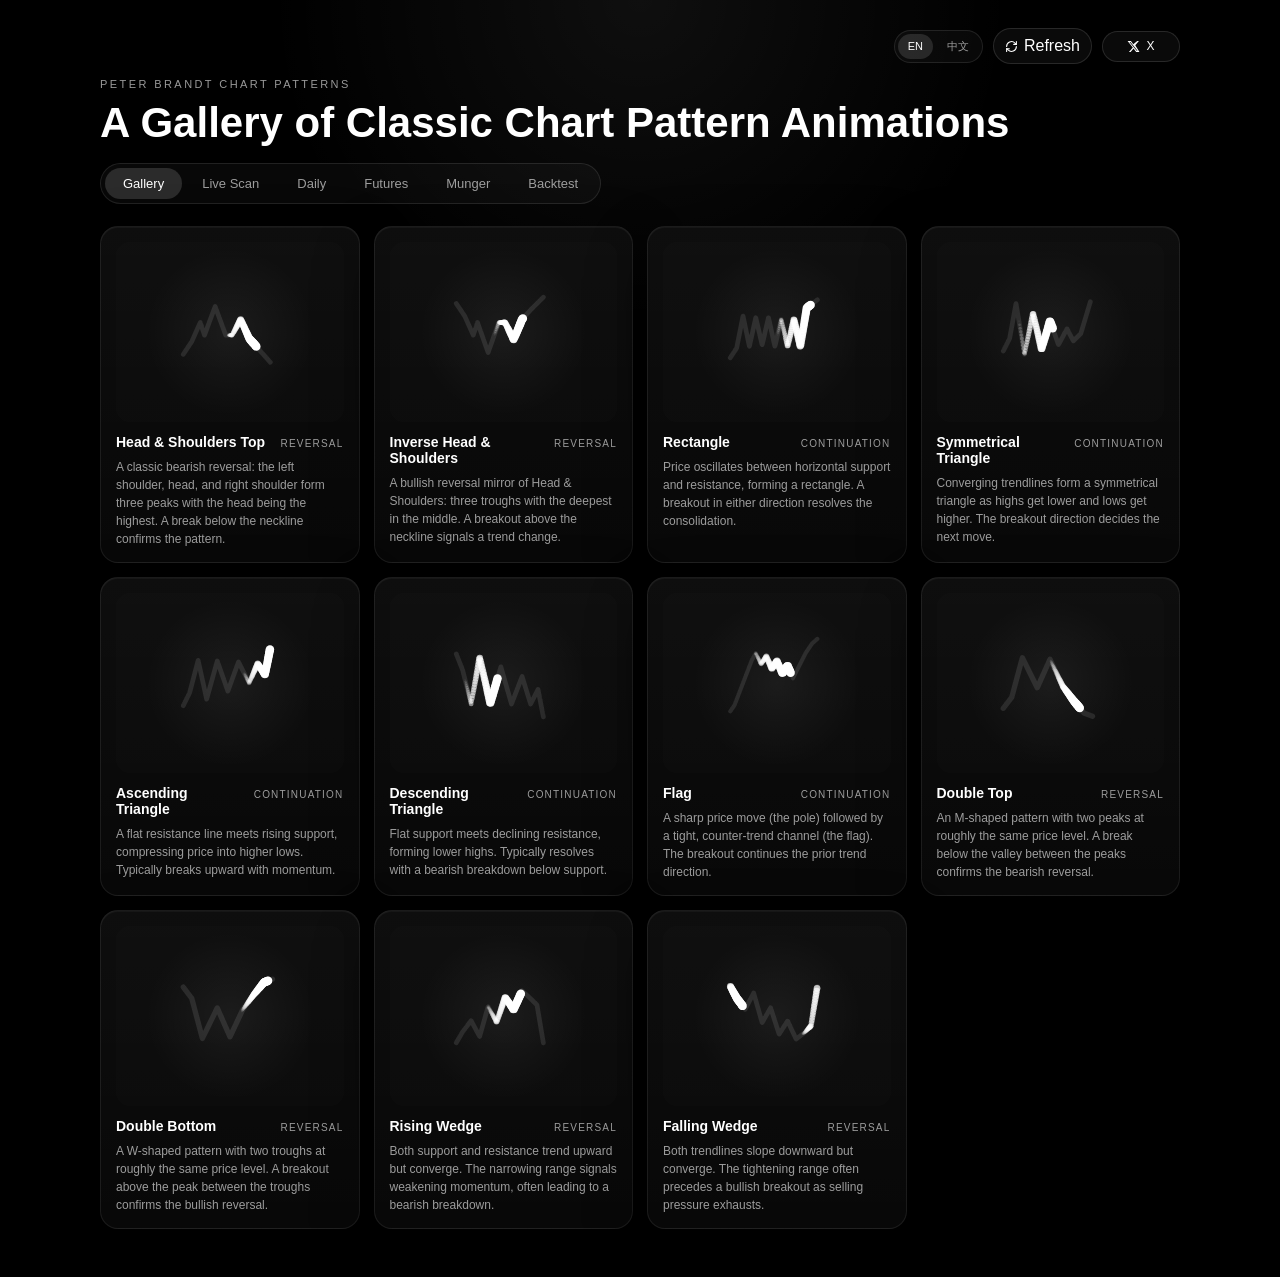
<file: index.html>
<!DOCTYPE html>
<html lang="en">
  <head>
    <meta charset="UTF-8" />
    <meta name="viewport" content="width=device-width, initial-scale=1.0" />
    <title>Chart Pattern Loaders — Peter Brandt</title>
    <link rel="stylesheet" href="./style.css?v=17" />
  </head>
  <body>
    <main class="page">
      <section class="hero">
        <div class="hero-bar">
          <div class="lang-switch" role="group" aria-label="Language switch">
            <button id="lang-en" class="lang-button is-active" type="button">EN</button>
            <button id="lang-zh" class="lang-button" type="button">中文</button>
          </div>
          <button id="refresh-btn" class="repo-link refresh-btn" type="button" title="Run scan for the active tab">
            <svg class="repo-link-icon" viewBox="0 0 24 24" aria-hidden="true" fill="none" stroke="currentColor" stroke-width="2" stroke-linecap="round" stroke-linejoin="round">
              <path d="M21 12a9 9 0 0 1-15.38 6.36L3 16"></path>
              <path d="M3 12a9 9 0 0 1 15.38-6.36L21 8"></path>
              <polyline points="3 21 3 16 8 16"></polyline>
              <polyline points="21 3 21 8 16 8"></polyline>
            </svg>
            <span id="refresh-label">Refresh</span>
          </button>
          <a
            class="repo-link"
            href="https://x.com/william69059201"
            target="_blank"
            rel="noreferrer"
          >
            <svg
              class="repo-link-icon"
              viewBox="0 0 24 24"
              aria-hidden="true"
              fill="currentColor"
            >
              <path
                d="M18.9 2H22l-6.77 7.74L23 22h-6.1l-4.77-6.24L6.67 22H3.56l7.24-8.28L1 2h6.26l4.31 5.7L18.9 2Zm-1.09 18h1.72L6.32 3.9H4.47L17.81 20Z"
              ></path>
            </svg>
            X
          </a>
        </div>
        <p id="hero-eyebrow" class="eyebrow">Mathematical Curve Motion</p>
        <h1 id="hero-title">A Gallery of Mathematical Loading Animations</h1>
        <nav class="view-tabs" role="tablist">
          <button id="tab-gallery" class="view-tab is-active" type="button" role="tab" data-view="gallery">Gallery</button>
          <button id="tab-scan" class="view-tab" type="button" role="tab" data-view="scan">Live Scan</button>
          <button id="tab-daily" class="view-tab" type="button" role="tab" data-view="daily">Daily</button>
          <button id="tab-futures" class="view-tab" type="button" role="tab" data-view="futures">Futures</button>
          <button id="tab-munger" class="view-tab" type="button" role="tab" data-view="munger">Munger</button>
          <button id="tab-backtest" class="view-tab" type="button" role="tab" data-view="backtest">Backtest</button>
        </nav>
      </section>

      <section class="showcase" id="view-gallery">
        <section id="gallery" class="gallery" aria-label="Mathematical curve animation gallery"></section>
      </section>

      <section class="showcase scan-view" id="view-scan" hidden>
        <div class="scan-header">
          <div class="scan-summary" id="scan-summary">
            <div class="scan-summary-cell"><span class="scan-summary-label" data-sum-label="signals">Signals</span><span class="scan-summary-value" id="scan-signals">—</span></div>
            <div class="scan-summary-cell"><span class="scan-summary-label" data-sum-label="bullish">Bullish</span><span class="scan-summary-value scan-bull" id="scan-bullish">—</span></div>
            <div class="scan-summary-cell"><span class="scan-summary-label" data-sum-label="bearish">Bearish</span><span class="scan-summary-value scan-bear" id="scan-bearish">—</span></div>
            <div class="scan-summary-cell scan-summary-meta"><span class="scan-summary-label" data-sum-label="asof">As of</span><span class="scan-summary-value" id="scan-asof">—</span></div>
          </div>
        </div>
        <section id="scan-grid" class="scan-grid" aria-label="Weekly scan candidates"></section>
        <p id="scan-empty" class="scan-empty" hidden>Loading weekly scan data…</p>
        <div id="universe-groups" class="universe-groups"></div>
      </section>

      <section class="showcase daily-view" id="view-daily" hidden>
        <div class="daily-header">
          <div class="daily-meta">
            <span class="daily-meta-label" data-daily-label="title">Daily Gary Norden Analysis</span>
            <span class="daily-meta-count" id="daily-count">—</span>
          </div>
          <p class="daily-hint" data-daily-label="hint">Each report analyzes the prior US trading session through Gary Norden's framework (yields, correlation, sector rotation, geopolitical risk).</p>
        </div>
        <div class="daily-list" id="daily-list"></div>
        <p id="daily-empty" class="scan-empty" hidden></p>
      </section>

      <section class="showcase daily-view" id="view-futures" hidden>
        <div class="daily-header">
          <div class="daily-meta">
            <span class="daily-meta-label" data-futures-label="title">China Futures Daily</span>
            <span class="daily-meta-count" id="futures-count">—</span>
          </div>
          <p class="daily-hint" data-futures-label="hint">Top-20 positioning across SHFE/CZCE/DCE/GFEX + retail-vs-institution divergence + 1h technicals.</p>
        </div>
        <div class="daily-list" id="futures-list"></div>
        <p id="futures-empty" class="scan-empty" hidden></p>
      </section>

      <section class="showcase daily-view" id="view-munger" hidden>
        <div class="daily-header">
          <div class="daily-meta">
            <span class="daily-meta-label" data-munger-label="title">Munger 200-Week MA Scan</span>
            <span class="daily-meta-count" id="munger-count">—</span>
          </div>
          <p class="daily-hint" data-munger-label="hint">"If all you ever did was buy high-quality stocks on the 200-week moving average, you would beat the S&P 500." — Munger</p>
        </div>
        <div class="daily-list" id="munger-list"></div>
        <p id="munger-empty" class="scan-empty" hidden></p>
      </section>

      <section class="showcase backtest-view" id="view-backtest" hidden>
        <div class="scan-header">
          <div class="scan-summary" id="backtest-summary">
            <div class="scan-summary-cell"><span class="scan-summary-label" data-bt-label="scans">Scans</span><span class="scan-summary-value" id="bt-scans">—</span></div>
            <div class="scan-summary-cell"><span class="scan-summary-label" data-bt-label="total">Candidates</span><span class="scan-summary-value" id="bt-total">—</span></div>
            <div class="scan-summary-cell"><span class="scan-summary-label" data-bt-label="hit">Target Hit</span><span class="scan-summary-value scan-bull" id="bt-hit">—</span></div>
            <div class="scan-summary-cell"><span class="scan-summary-label" data-bt-label="stop">Stopped</span><span class="scan-summary-value scan-bear" id="bt-stop">—</span></div>
            <div class="scan-summary-cell"><span class="scan-summary-label" data-bt-label="pending">Pending</span><span class="scan-summary-value" id="bt-pending">—</span></div>
            <div class="scan-summary-cell scan-summary-meta"><span class="scan-summary-label" data-bt-label="hitrate">Hit Rate</span><span class="scan-summary-value" id="bt-hitrate">—</span></div>
          </div>
        </div>
        <div class="backtest-results" id="backtest-results"></div>
        <p id="backtest-empty" class="scan-empty" hidden></p>
      </section>

    </main>
    <div id="refresh-toast" role="status" aria-live="polite"></div>

    <div id="viewer-modal" class="viewer-modal" aria-hidden="true">
      <div id="viewer-backdrop" class="viewer-backdrop"></div>
      <section id="viewer" class="viewer" aria-live="polite" role="dialog" aria-modal="true" aria-labelledby="viewer-title">
        <div class="viewer-preview">
          <div class="viewer-stage">
            <svg
              id="viewer-svg"
              class="viewer-svg"
              aria-hidden="true"
              viewBox="0 0 100 100"
              fill="none"
            >
              <g id="viewer-group">
                <path
                  id="viewer-path"
                  stroke="currentColor"
                  stroke-width="5"
                  stroke-linecap="round"
                  stroke-linejoin="round"
                  opacity="0.1"
                ></path>
              </g>
            </svg>
          </div>
          <div class="viewer-copy">
            <p id="viewer-tag" class="viewer-tag"></p>
            <h2 id="viewer-title" class="viewer-title"></h2>
            <p id="viewer-desc" class="viewer-desc"></p>
            <div class="viewer-section">
              <p id="viewer-trading-label" class="viewer-code-label">Trading Points</p>
              <dl id="viewer-trading" class="viewer-trading"></dl>
            </div>
            <div class="viewer-section">
              <p id="viewer-checklist-label" class="viewer-code-label">Checklist</p>
              <ul id="viewer-checklist" class="viewer-checklist"></ul>
            </div>
          </div>
        </div>

        <aside class="viewer-code-panel">
          <div class="viewer-code-head">
            <p id="viewer-code-label" class="viewer-code-label">Wisdom</p>
            <div class="viewer-actions">
              <button id="viewer-close" class="viewer-close" type="button">Close</button>
            </div>
          </div>
          <div id="viewer-code" class="viewer-code"></div>
          <div class="viewer-notes-block">
            <p id="viewer-notes-label" class="viewer-code-label">Brandt's Notes</p>
            <ul id="viewer-notes" class="viewer-notes"></ul>
          </div>
        </aside>
      </section>
    </div>

    <script src="./main.js?v=16"></script>
  </body>
</html>
</file>
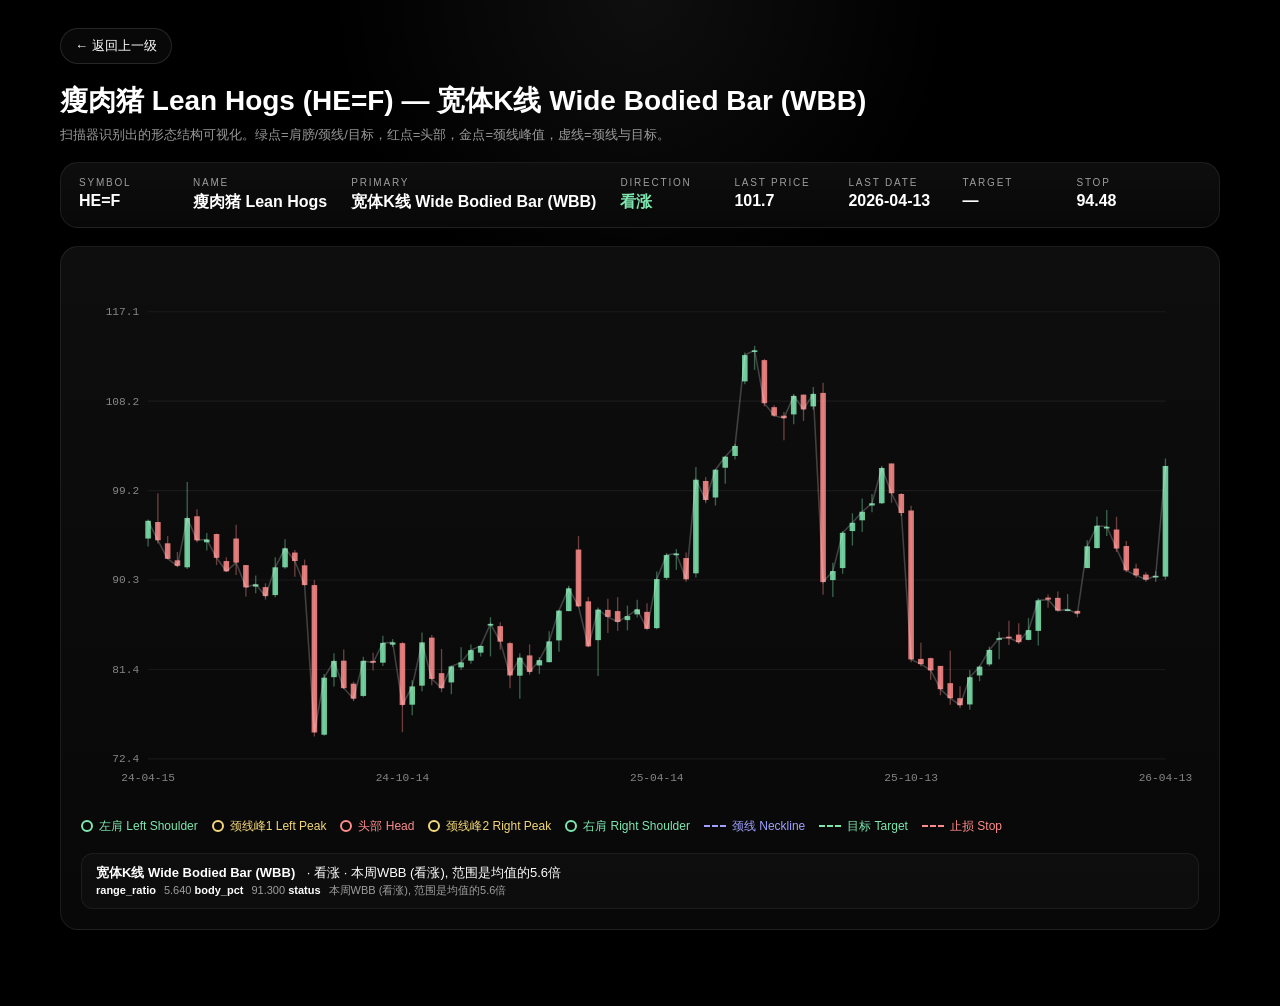
<file: debug.html>
<!DOCTYPE html>
<html lang="zh-CN">
<head>
  <meta charset="UTF-8" />
  <meta name="viewport" content="width=device-width, initial-scale=1.0" />
  <title>Pattern Debug — Scanner Validation</title>
  <link rel="stylesheet" href="./style.css?v=7" />
  <style>
    .debug-wrap {
      max-width: 1200px;
      margin: 28px auto;
      padding: 0 20px 48px;
    }
    .debug-title { margin: 0 0 6px; font-size: 28px; font-weight: 600; }
    .debug-subtitle { margin: 0 0 18px; color: var(--muted); font-size: 13px; }
    .debug-meta {
      display: flex;
      flex-wrap: wrap;
      gap: 24px;
      padding: 14px 18px;
      border-radius: 18px;
      background:
        linear-gradient(180deg, rgba(255,255,255,0.035), rgba(255,255,255,0.01)),
        var(--panel);
      border: 1px solid var(--panel-border);
      margin-bottom: 18px;
    }
    .debug-meta-cell { display: flex; flex-direction: column; gap: 4px; min-width: 90px; }
    .debug-meta-label {
      font-size: 10px; letter-spacing: 0.18em; text-transform: uppercase;
      color: var(--muted);
    }
    .debug-meta-value { font-size: 16px; font-weight: 600; color: var(--text); }
    .debug-meta-value.bull { color: #7ee7b0; }
    .debug-meta-value.bear { color: #ff8c8c; }

    .chart-panel {
      padding: 20px;
      border-radius: 18px;
      background:
        linear-gradient(180deg, rgba(255,255,255,0.035), rgba(255,255,255,0.01)),
        var(--panel);
      border: 1px solid var(--panel-border);
    }
    .chart-svg {
      width: 100%;
      height: auto;
      aspect-ratio: 1000 / 480;
      display: block;
    }

    .legend {
      display: flex;
      flex-wrap: wrap;
      gap: 14px;
      margin-top: 14px;
      font-size: 12px;
      color: var(--muted);
    }
    .legend-item { display: inline-flex; align-items: center; gap: 6px; }
    .legend-dot {
      width: 12px; height: 12px; border-radius: 50%;
      border: 2px solid currentColor;
    }
    .legend-line {
      width: 22px; height: 0;
      border-top: 2px dashed currentColor;
    }

    .role-ls { color: #7ee7b0; }
    .role-lp { color: #f5d87a; }
    .role-head { color: #ff8c8c; }
    .role-rp { color: #f5d87a; }
    .role-rs { color: #7ee7b0; }
    .role-neckline { color: #a0a0ff; }
    .role-target { color: #7ee7b0; }
    .role-stop { color: #ff8c8c; }

    .pattern-list {
      list-style: none;
      padding: 0; margin: 18px 0 0;
      display: grid; gap: 10px;
    }
    .pattern-list li {
      padding: 10px 14px;
      border-radius: 12px;
      background: rgba(255,255,255,0.025);
      border: 1px solid rgba(255,255,255,0.06);
      font-size: 13px;
    }
    .pattern-list li strong { color: var(--text); margin-right: 8px; }

    .back-link {
      appearance: none;
      cursor: pointer;
      font: inherit;
      display: inline-flex; align-items: center; gap: 6px;
      padding: 8px 14px; border-radius: 999px;
      border: 1px solid rgba(255,255,255,0.12);
      background: rgba(255,255,255,0.03);
      color: var(--text); text-decoration: none;
      font-size: 13px;
      margin-bottom: 18px;
    }
    .back-link:hover { background: rgba(255,255,255,0.08); }

    .anchor-label {
      font-family: "SF Mono", "JetBrains Mono", monospace;
      font-size: 10px;
      fill: rgba(255,255,255,0.9);
      text-anchor: middle;
      font-weight: 600;
    }
    .axis-label {
      font-size: 10px;
      fill: rgba(255,255,255,0.5);
      font-family: "SF Mono", "JetBrains Mono", monospace;
    }
  </style>
</head>
<body>
  <main class="debug-wrap">
    <button type="button" class="back-link" id="back-btn">← 返回上一级</button>
    <h1 class="debug-title" id="t-title">Pattern Debug</h1>
    <p class="debug-subtitle" id="t-subtitle">扫描器识别出的形态结构可视化。绿点=肩膀/颈线/目标，红点=头部，金点=颈线峰值，虚线=颈线与目标。</p>

    <div class="debug-meta" id="meta"></div>

    <section class="chart-panel">
      <svg id="chart" class="chart-svg" viewBox="0 0 1000 480" fill="none" aria-label="Pattern debug chart"></svg>
      <div class="legend">
        <span class="legend-item role-ls"><span class="legend-dot"></span>左肩 Left Shoulder</span>
        <span class="legend-item role-lp"><span class="legend-dot"></span>颈线峰1 Left Peak</span>
        <span class="legend-item role-head"><span class="legend-dot"></span>头部 Head</span>
        <span class="legend-item role-rp"><span class="legend-dot"></span>颈线峰2 Right Peak</span>
        <span class="legend-item role-rs"><span class="legend-dot"></span>右肩 Right Shoulder</span>
        <span class="legend-item role-neckline"><span class="legend-line"></span>颈线 Neckline</span>
        <span class="legend-item role-target"><span class="legend-line"></span>目标 Target</span>
        <span class="legend-item role-stop"><span class="legend-line"></span>止损 Stop</span>
      </div>
      <ul class="pattern-list" id="patterns"></ul>
    </section>
  </main>
  <script>
    const SVG_NS = "http://www.w3.org/2000/svg";
    const params = new URLSearchParams(location.search);
    const symbol = params.get("symbol") || "HE=F";
    const fileName = `debug-${symbol.replace(/[=-]/g, "").toLowerCase()}.json`;

    document.getElementById("back-btn").addEventListener("click", () => {
      if (history.length > 1 && document.referrer) {
        history.back();
      } else {
        location.href = "./";
      }
    });

    const chart = document.getElementById("chart");
    const metaEl = document.getElementById("meta");
    const patternsEl = document.getElementById("patterns");
    const titleEl = document.getElementById("t-title");

    const W = 1000, H = 480;
    const PAD = { top: 40, right: 30, bottom: 40, left: 60 };

    function create(tag, attrs = {}, text = "") {
      const el = document.createElementNS(SVG_NS, tag);
      for (const [k, v] of Object.entries(attrs)) el.setAttribute(k, v);
      if (text) el.textContent = text;
      return el;
    }

    function formatDate(str) {
      return str.slice(5); // MM-DD
    }

    function buildMeta(data) {
      const primary = data.primaryPattern || "—";
      const dir = data.netDirection || "";
      const dirClass = dir.includes("涨") ? "bull" : dir.includes("跌") ? "bear" : "";
      const cells = [
        ["Symbol", data.symbol],
        ["Name", data.name],
        ["Primary", primary],
        ["Direction", dir, dirClass],
        ["Last Price", data.lastPrice],
        ["Last Date", data.lastDate],
        ["Target", data.primaryTarget],
        ["Stop", data.stopLoss],
      ];
      metaEl.innerHTML = cells.map(([l, v, cls = ""]) =>
        `<div class="debug-meta-cell">
          <span class="debug-meta-label">${l}</span>
          <span class="debug-meta-value ${cls}">${v ?? "—"}</span>
        </div>`
      ).join("");
    }

    function listPatterns(data) {
      patternsEl.innerHTML = data.patterns.map((p) => {
        const extras = Object.entries(p)
          .filter(([k]) => !["pattern", "symbol", "name", "last_price", "last_date", "direction"].includes(k))
          .map(([k, v]) => `<strong>${k}</strong>${typeof v === "number" ? v.toFixed(3) : v}`)
          .join(" ");
        return `<li><strong>${p.pattern}</strong> · ${p.direction || ""} · ${p.status || ""}<br><span style="color:var(--muted);font-size:11px">${extras}</span></li>`;
      }).join("");
    }

    function drawChart(data) {
      const bars = data.bars;
      const closes = bars.map((b) => b.close);
      const highs = bars.map((b) => b.high);
      const lows = bars.map((b) => b.low);

      const neckline = data.patterns.find((p) => p.neckline)?.neckline;
      const target = data.primaryTarget;
      const stop = data.stopLoss;

      const yMin = Math.min(...lows, target ?? Infinity, stop ?? Infinity) * 0.97;
      const yMax = Math.max(...highs, target ?? -Infinity, stop ?? -Infinity) * 1.03;

      const innerW = W - PAD.left - PAD.right;
      const innerH = H - PAD.top - PAD.bottom;

      const xScale = (i) => PAD.left + (i / (bars.length - 1)) * innerW;
      const yScale = (p) => PAD.top + innerH - ((p - yMin) / (yMax - yMin)) * innerH;

      // Y grid lines
      const gridCount = 5;
      for (let g = 0; g <= gridCount; g++) {
        const price = yMin + (yMax - yMin) * (g / gridCount);
        const y = yScale(price);
        chart.appendChild(create("line", {
          x1: PAD.left, x2: W - PAD.right, y1: y, y2: y,
          stroke: "rgba(255,255,255,0.06)", "stroke-width": 1,
        }));
        chart.appendChild(create("text", {
          x: PAD.left - 8, y: y + 3, "text-anchor": "end", class: "axis-label",
        }, price.toFixed(1)));
      }

      // Candle-like line chart (HLC bars)
      bars.forEach((b, i) => {
        const x = xScale(i);
        const yH = yScale(b.high);
        const yL = yScale(b.low);
        const yC = yScale(b.close);
        const yO = yScale(b.open);
        const bullish = b.close >= b.open;
        const color = bullish ? "rgba(126,231,176,0.4)" : "rgba(255,140,140,0.4)";
        chart.appendChild(create("line", {
          x1: x, x2: x, y1: yH, y2: yL,
          stroke: color, "stroke-width": 1.2,
        }));
        const top = Math.min(yO, yC);
        const h = Math.max(1.5, Math.abs(yC - yO));
        const bodyColor = bullish ? "rgba(126,231,176,0.85)" : "rgba(255,140,140,0.85)";
        chart.appendChild(create("rect", {
          x: x - 2.5, y: top, width: 5, height: h,
          fill: bodyColor,
        }));
      });

      // Close line overlay (subtle)
      let linePath = "";
      closes.forEach((c, i) => {
        linePath += `${i === 0 ? "M" : "L"} ${xScale(i)} ${yScale(c)} `;
      });
      chart.appendChild(create("path", {
        d: linePath.trim(),
        stroke: "rgba(255,255,255,0.22)",
        "stroke-width": 1.4,
        fill: "none",
      }));

      // X axis dates
      const labelIndices = [0, Math.floor(bars.length * 0.25), Math.floor(bars.length * 0.5), Math.floor(bars.length * 0.75), bars.length - 1];
      labelIndices.forEach((i) => {
        chart.appendChild(create("text", {
          x: xScale(i), y: H - PAD.bottom + 20, "text-anchor": "middle", class: "axis-label",
        }, bars[i].date.slice(2)));
      });

      // Pattern anchors (Inv H&S or H&S Top)
      const hs = data.patterns.find((p) => p.left_shoulder !== undefined);
      if (hs) {
        const anchors = [
          { idx: hs.left_shoulder, role: "ls", label: "LS", color: "#7ee7b0", price: lows[hs.left_shoulder] },
          { idx: hs.left_peak, role: "lp", label: "LP", color: "#f5d87a", price: highs[hs.left_peak] },
          { idx: hs.head, role: "head", label: "HEAD", color: "#ff8c8c", price: lows[hs.head] },
          { idx: hs.right_peak, role: "rp", label: "RP", color: "#f5d87a", price: highs[hs.right_peak] },
          { idx: hs.right_shoulder, role: "rs", label: "RS", color: "#7ee7b0", price: lows[hs.right_shoulder] },
        ];

        // Lines connecting anchors (pattern shape)
        let shapePath = "";
        anchors.forEach((a, i) => {
          shapePath += `${i === 0 ? "M" : "L"} ${xScale(a.idx)} ${yScale(a.price)} `;
        });
        chart.appendChild(create("path", {
          d: shapePath.trim(),
          stroke: "rgba(255,255,255,0.55)",
          "stroke-width": 2.5,
          "stroke-dasharray": "0",
          fill: "none",
          class: "pattern-shape",
          opacity: 0,
        }));

        // Neckline (horizontal at hs.neckline, extended to last bar)
        if (hs.neckline) {
          const yNeck = yScale(hs.neckline);
          chart.appendChild(create("line", {
            x1: xScale(hs.left_peak), x2: W - PAD.right,
            y1: yNeck, y2: yNeck,
            stroke: "#a0a0ff",
            "stroke-width": 2,
            "stroke-dasharray": "6 4",
            class: "neckline-anim",
            opacity: 0,
          }));
          chart.appendChild(create("text", {
            x: W - PAD.right - 6, y: yNeck - 6, "text-anchor": "end",
            fill: "#a0a0ff", "font-size": "11px", "font-family": "monospace",
            class: "neckline-label", opacity: 0,
          }, `Neckline ${hs.neckline}`));
        }

        // Target line (horizontal)
        if (target) {
          const yT = yScale(target);
          chart.appendChild(create("line", {
            x1: xScale(hs.right_shoulder), x2: W - PAD.right,
            y1: yT, y2: yT,
            stroke: "#7ee7b0",
            "stroke-width": 2,
            "stroke-dasharray": "6 4",
            class: "target-anim", opacity: 0,
          }));
          chart.appendChild(create("text", {
            x: W - PAD.right - 6, y: yT - 6, "text-anchor": "end",
            fill: "#7ee7b0", "font-size": "11px", "font-family": "monospace",
            class: "target-label", opacity: 0,
          }, `Target ${target}`));
        }

        // Stop-loss line (horizontal)
        if (stop) {
          const yS = yScale(stop);
          chart.appendChild(create("line", {
            x1: xScale(hs.right_shoulder), x2: W - PAD.right,
            y1: yS, y2: yS,
            stroke: "#ff8c8c",
            "stroke-width": 2,
            "stroke-dasharray": "6 4",
            class: "stop-anim", opacity: 0,
          }));
          chart.appendChild(create("text", {
            x: W - PAD.right - 6, y: yS - 6, "text-anchor": "end",
            fill: "#ff8c8c", "font-size": "11px", "font-family": "monospace",
            class: "stop-label", opacity: 0,
          }, `Stop ${stop}`));
        }

        // Anchor markers (big dots with labels)
        anchors.forEach((a, i) => {
          const x = xScale(a.idx);
          const y = yScale(a.price);
          chart.appendChild(create("circle", {
            cx: x, cy: y, r: 0,
            fill: a.color, "fill-opacity": 0.25,
            stroke: a.color, "stroke-width": 2.5,
            class: "anchor-dot", "data-i": i,
          }));
          chart.appendChild(create("text", {
            x: x, y: a.role === "head" ? y + 22 : y - 12,
            class: "anchor-label",
            opacity: 0, "data-i": i,
            fill: a.color,
          }, a.label));
        });

        // Animate reveal
        animateReveal(anchors);
      }
    }

    function animateReveal(anchors) {
      const dots = document.querySelectorAll(".anchor-dot");
      const labels = document.querySelectorAll(".anchor-label");
      const shape = document.querySelector(".pattern-shape");
      const fadeIn = (el) => {
        if (!el) return;
        el.style.transition = "opacity 500ms ease";
        el.setAttribute("opacity", "1");
      };

      let step = 0;
      function next() {
        if (step < anchors.length) {
          const d = dots[step];
          const l = labels[step];
          if (d) {
            d.setAttribute("r", "9");
            d.style.transition = "r 400ms ease";
          }
          if (l) {
            l.setAttribute("opacity", "1");
            l.style.transition = "opacity 400ms ease";
          }
          step++;
          setTimeout(next, 450);
        } else if (step === anchors.length) {
          if (shape) { shape.style.transition = "opacity 600ms ease"; shape.setAttribute("opacity", "0.9"); }
          step++;
          setTimeout(next, 650);
        } else if (step === anchors.length + 1) {
          fadeIn(document.querySelector(".neckline-anim"));
          fadeIn(document.querySelector(".neckline-label"));
          step++;
          setTimeout(next, 550);
        } else if (step === anchors.length + 2) {
          fadeIn(document.querySelector(".target-anim"));
          fadeIn(document.querySelector(".target-label"));
          step++;
          setTimeout(next, 550);
        } else if (step === anchors.length + 3) {
          fadeIn(document.querySelector(".stop-anim"));
          fadeIn(document.querySelector(".stop-label"));
        }
      }
      setTimeout(next, 500);
    }

    fetch(`./data/${fileName}`)
      .then((r) => {
        if (!r.ok) throw new Error(`HTTP ${r.status}`);
        return r.json();
      })
      .then((data) => {
        const suffix = data.primaryPattern ? ` — ${data.primaryPattern}` : "";
        titleEl.textContent = `${data.name || data.symbol} (${data.symbol})${suffix}`;
        if ((!data.patterns || data.patterns.length === 0) && document.getElementById("t-subtitle")) {
          document.getElementById("t-subtitle").textContent = "该品种本周无识别形态，仅显示周线价格。";
        }
        buildMeta(data);
        drawChart(data);
        listPatterns(data);
      })
      .catch((err) => {
        titleEl.textContent = `加载失败 / Load failed: ${err.message}`;
      });
  </script>
</body>
</html>
</file>
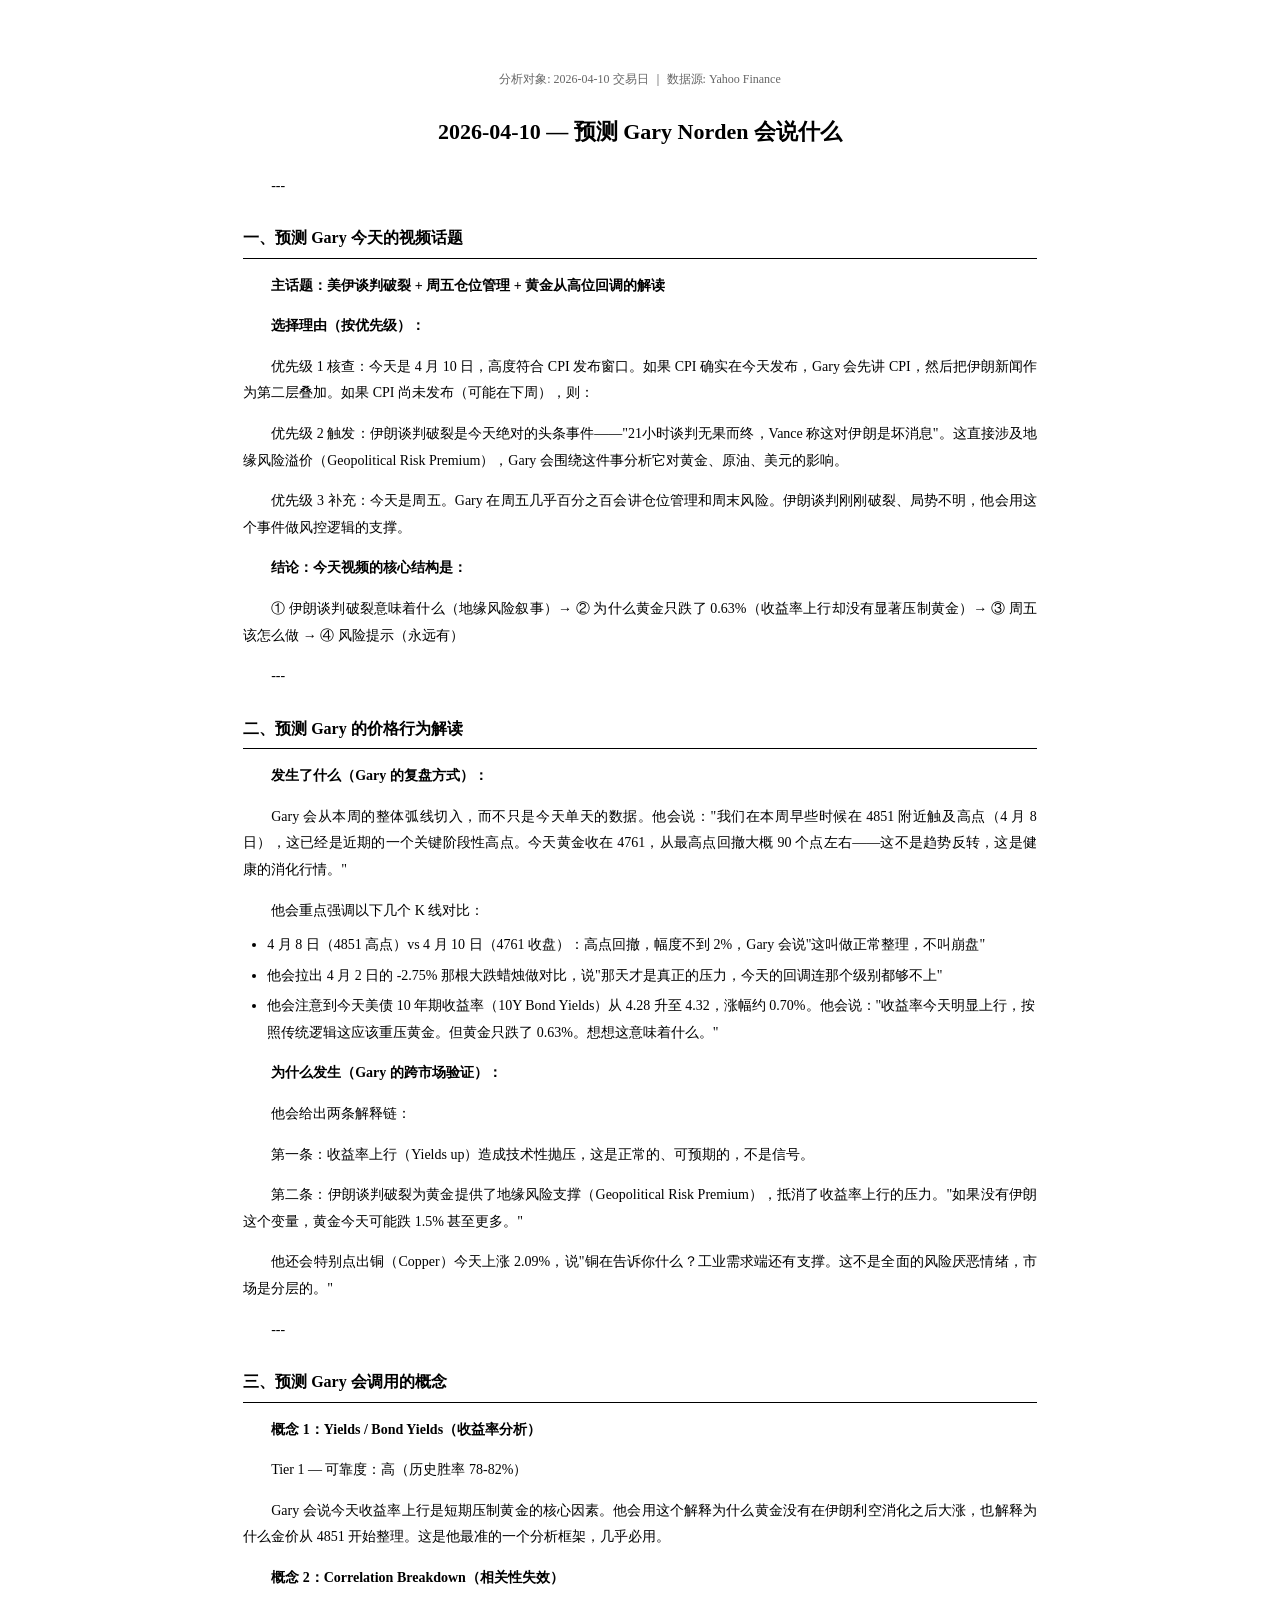
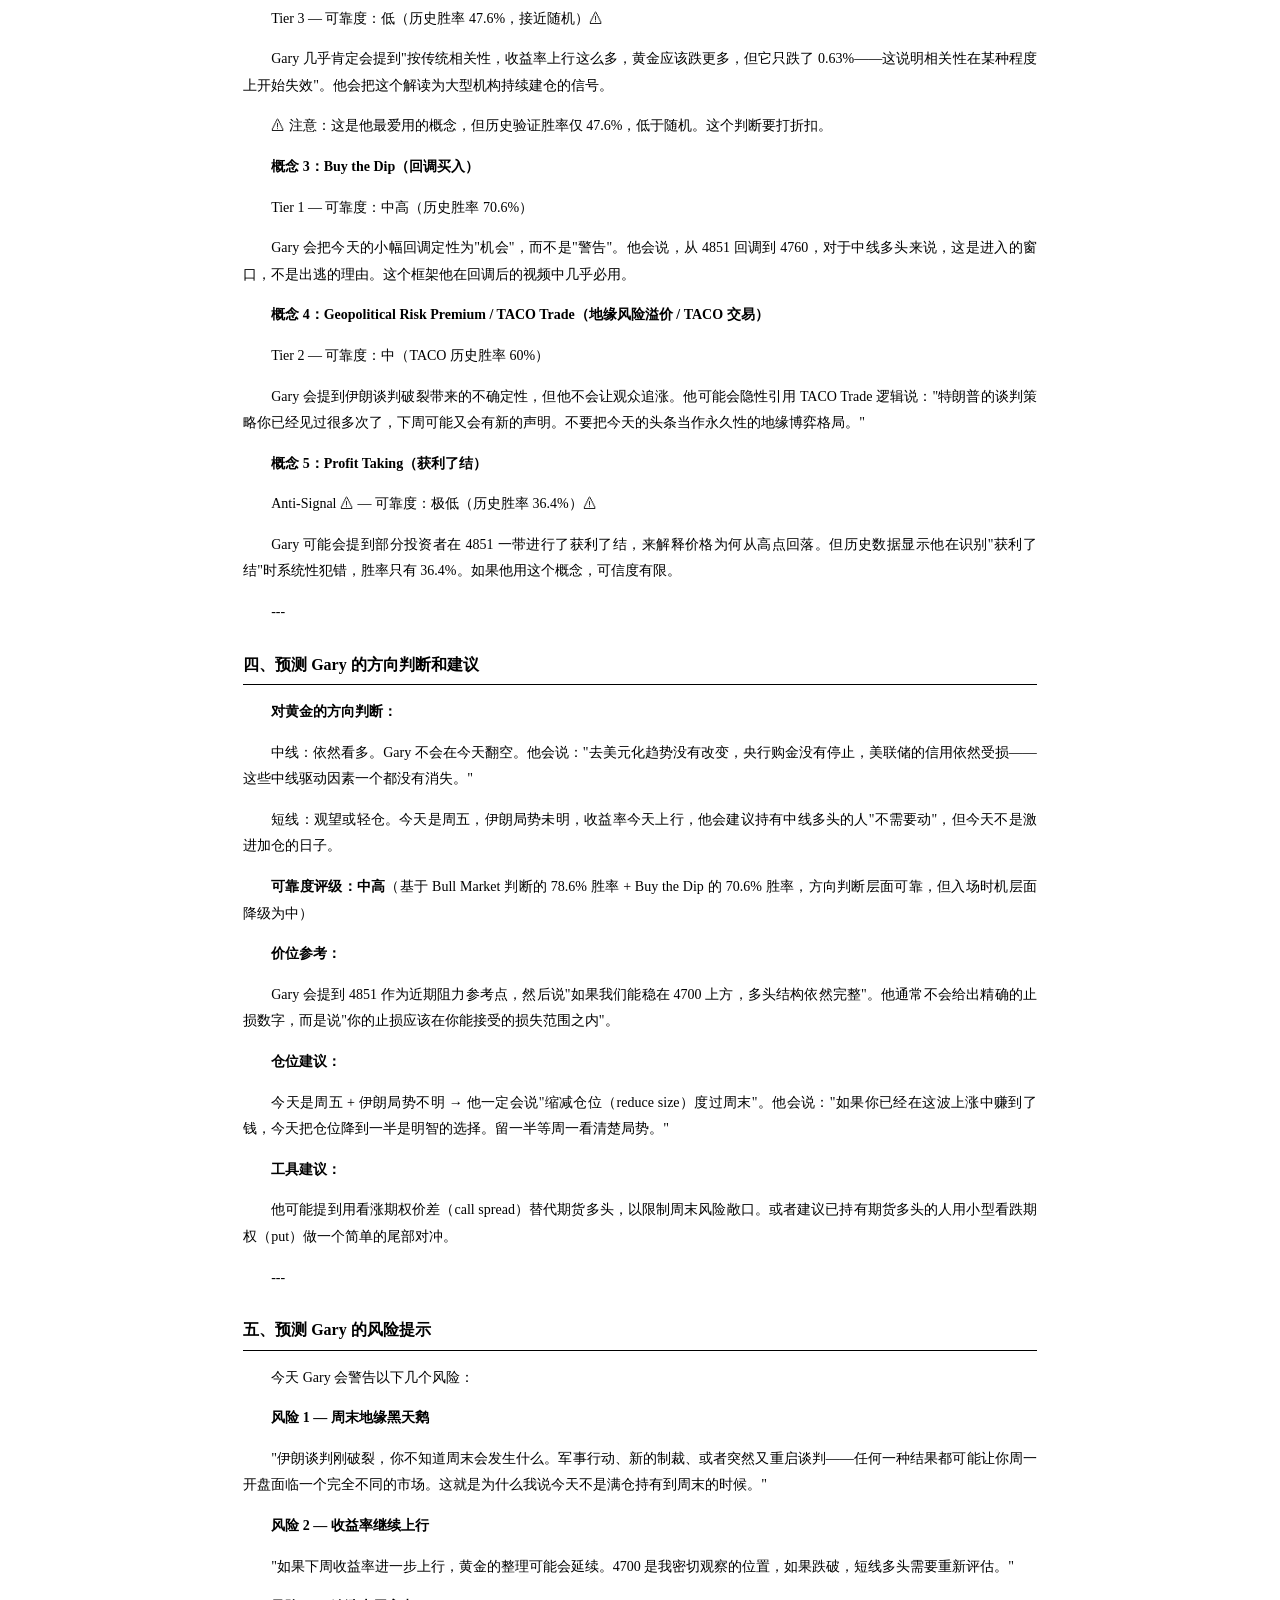
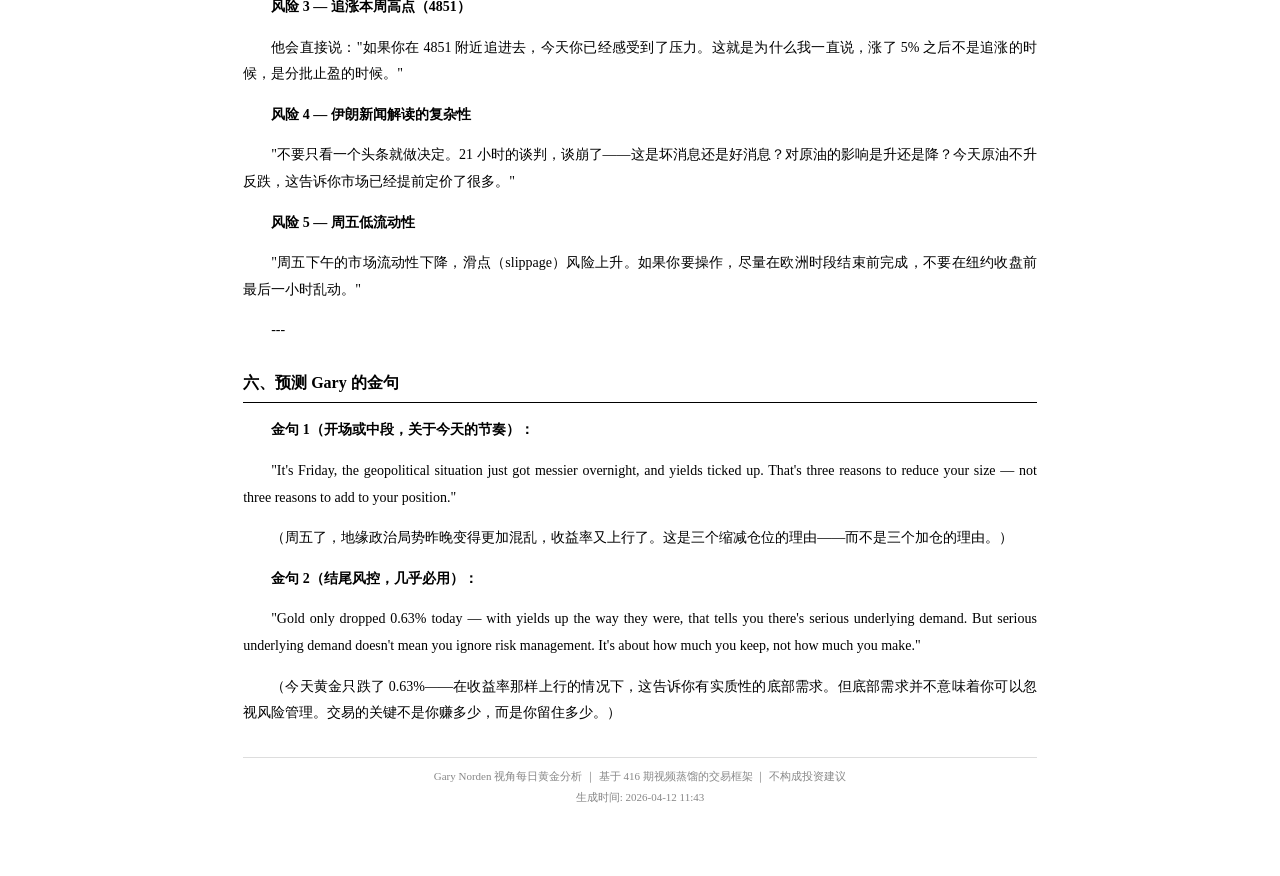
<file: data/daily/2026-04-10.html>
<!DOCTYPE html>
<html lang="zh-CN">
<head>
<meta charset="UTF-8">
<title>2026-04-10 黄金分析 — Gary Norden 视角</title>
<style>
  @page { size: A4; margin: 18mm; }
  body {
    font-family: "PingFang SC", "Noto Sans SC", serif;
    color: #000; background: #fff;
    font-size: 14px; line-height: 1.9;
    max-width: 210mm; margin: 0 auto; padding: 18mm;
  }
  h1 { font-size: 22px; text-align: center; margin-bottom: 20px; }
  h2 { font-size: 16px; margin: 24px 0 10px; border-bottom: 1px solid #000; padding-bottom: 4px; }
  h3 { font-size: 14px; margin: 16px 0 8px; }
  p { margin-bottom: 8px; text-indent: 2em; text-align: justify; }
  ul { padding-left: 24px; margin: 8px 0; }
  li { margin-bottom: 4px; }
  table { width: 100%; border-collapse: collapse; margin: 10px 0; font-size: 12px; }
  th, td { border: 1px solid #ccc; padding: 4px 6px; text-align: right; }
  th { background: #f0f0f0; text-align: center; }
  blockquote { border-left: 3px solid #000; padding-left: 12px; margin: 12px 0; font-style: italic; }
  .footer { text-align: center; font-size: 11px; color: #888; margin-top: 30px; border-top: 1px solid #ddd; padding-top: 8px; }
  .meta { text-align: center; font-size: 12px; color: #666; margin-bottom: 20px; }
</style>
</head>
<body>
<div class="meta">分析对象: 2026-04-10 交易日 ｜ 数据源: Yahoo Finance</div>
<h1>2026-04-10 — 预测 Gary Norden 会说什么</h1>

<p>---</p>

<h2>一、预测 Gary 今天的视频话题</h2>

<p><strong>主话题：美伊谈判破裂 + 周五仓位管理 + 黄金从高位回调的解读</strong></p>

<p><strong>选择理由（按优先级）：</strong></p>

<p>优先级 1 核查：今天是 4 月 10 日，高度符合 CPI 发布窗口。如果 CPI 确实在今天发布，Gary 会先讲 CPI，然后把伊朗新闻作为第二层叠加。如果 CPI 尚未发布（可能在下周），则：</p>

<p>优先级 2 触发：伊朗谈判破裂是今天绝对的头条事件——"21小时谈判无果而终，Vance 称这对伊朗是坏消息"。这直接涉及地缘风险溢价（Geopolitical Risk Premium），Gary 会围绕这件事分析它对黄金、原油、美元的影响。</p>

<p>优先级 3 补充：今天是周五。Gary 在周五几乎百分之百会讲仓位管理和周末风险。伊朗谈判刚刚破裂、局势不明，他会用这个事件做风控逻辑的支撑。</p>

<p><strong>结论：今天视频的核心结构是：</strong></p>
<p>① 伊朗谈判破裂意味着什么（地缘风险叙事）→ ② 为什么黄金只跌了 0.63%（收益率上行却没有显著压制黄金）→ ③ 周五该怎么做 → ④ 风险提示（永远有）</p>

<p>---</p>

<h2>二、预测 Gary 的价格行为解读</h2>

<p><strong>发生了什么（Gary 的复盘方式）：</strong></p>

<p>Gary 会从本周的整体弧线切入，而不只是今天单天的数据。他会说："我们在本周早些时候在 4851 附近触及高点（4 月 8 日），这已经是近期的一个关键阶段性高点。今天黄金收在 4761，从最高点回撤大概 90 个点左右——这不是趋势反转，这是健康的消化行情。"</p>

<p>他会重点强调以下几个 K 线对比：</p>

<ul>
<li>4 月 8 日（4851 高点）vs 4 月 10 日（4761 收盘）：高点回撤，幅度不到 2%，Gary 会说"这叫做正常整理，不叫崩盘"</li>
<li>他会拉出 4 月 2 日的 -2.75% 那根大跌蜡烛做对比，说"那天才是真正的压力，今天的回调连那个级别都够不上"</li>
<li>他会注意到今天美债 10 年期收益率（10Y Bond Yields）从 4.28 升至 4.32，涨幅约 0.70%。他会说："收益率今天明显上行，按照传统逻辑这应该重压黄金。但黄金只跌了 0.63%。想想这意味着什么。"</li>
</ul>

<p><strong>为什么发生（Gary 的跨市场验证）：</strong></p>

<p>他会给出两条解释链：</p>

<p>第一条：收益率上行（Yields up）造成技术性抛压，这是正常的、可预期的，不是信号。</p>

<p>第二条：伊朗谈判破裂为黄金提供了地缘风险支撑（Geopolitical Risk Premium），抵消了收益率上行的压力。"如果没有伊朗这个变量，黄金今天可能跌 1.5% 甚至更多。"</p>

<p>他还会特别点出铜（Copper）今天上涨 2.09%，说"铜在告诉你什么？工业需求端还有支撑。这不是全面的风险厌恶情绪，市场是分层的。"</p>

<p>---</p>

<h2>三、预测 Gary 会调用的概念</h2>

<p><strong>概念 1：Yields / Bond Yields（收益率分析）</strong></p>
<p>Tier 1 — 可靠度：高（历史胜率 78-82%）</p>

<p>Gary 会说今天收益率上行是短期压制黄金的核心因素。他会用这个解释为什么黄金没有在伊朗利空消化之后大涨，也解释为什么金价从 4851 开始整理。这是他最准的一个分析框架，几乎必用。</p>

<p><strong>概念 2：Correlation Breakdown（相关性失效）</strong></p>
<p>Tier 3 — 可靠度：低（历史胜率 47.6%，接近随机）⚠</p>

<p>Gary 几乎肯定会提到"按传统相关性，收益率上行这么多，黄金应该跌更多，但它只跌了 0.63%——这说明相关性在某种程度上开始失效"。他会把这个解读为大型机构持续建仓的信号。</p>

<p>⚠ 注意：这是他最爱用的概念，但历史验证胜率仅 47.6%，低于随机。这个判断要打折扣。</p>

<p><strong>概念 3：Buy the Dip（回调买入）</strong></p>
<p>Tier 1 — 可靠度：中高（历史胜率 70.6%）</p>

<p>Gary 会把今天的小幅回调定性为"机会"，而不是"警告"。他会说，从 4851 回调到 4760，对于中线多头来说，这是进入的窗口，不是出逃的理由。这个框架他在回调后的视频中几乎必用。</p>

<p><strong>概念 4：Geopolitical Risk Premium / TACO Trade（地缘风险溢价 / TACO 交易）</strong></p>
<p>Tier 2 — 可靠度：中（TACO 历史胜率 60%）</p>

<p>Gary 会提到伊朗谈判破裂带来的不确定性，但他不会让观众追涨。他可能会隐性引用 TACO Trade 逻辑说："特朗普的谈判策略你已经见过很多次了，下周可能又会有新的声明。不要把今天的头条当作永久性的地缘博弈格局。"</p>

<p><strong>概念 5：Profit Taking（获利了结）</strong></p>
<p>Anti-Signal ⚠ — 可靠度：极低（历史胜率 36.4%）⚠</p>

<p>Gary 可能会提到部分投资者在 4851 一带进行了获利了结，来解释价格为何从高点回落。但历史数据显示他在识别"获利了结"时系统性犯错，胜率只有 36.4%。如果他用这个概念，可信度有限。</p>

<p>---</p>

<h2>四、预测 Gary 的方向判断和建议</h2>

<p><strong>对黄金的方向判断：</strong></p>

<p>中线：依然看多。Gary 不会在今天翻空。他会说："去美元化趋势没有改变，央行购金没有停止，美联储的信用依然受损——这些中线驱动因素一个都没有消失。"</p>

<p>短线：观望或轻仓。今天是周五，伊朗局势未明，收益率今天上行，他会建议持有中线多头的人"不需要动"，但今天不是激进加仓的日子。</p>

<p><strong>可靠度评级：中高</strong>（基于 Bull Market 判断的 78.6% 胜率 + Buy the Dip 的 70.6% 胜率，方向判断层面可靠，但入场时机层面降级为中）</p>

<p><strong>价位参考：</strong></p>

<p>Gary 会提到 4851 作为近期阻力参考点，然后说"如果我们能稳在 4700 上方，多头结构依然完整"。他通常不会给出精确的止损数字，而是说"你的止损应该在你能接受的损失范围之内"。</p>

<p><strong>仓位建议：</strong></p>

<p>今天是周五 + 伊朗局势不明 → 他一定会说"缩减仓位（reduce size）度过周末"。他会说："如果你已经在这波上涨中赚到了钱，今天把仓位降到一半是明智的选择。留一半等周一看清楚局势。"</p>

<p><strong>工具建议：</strong></p>

<p>他可能提到用看涨期权价差（call spread）替代期货多头，以限制周末风险敞口。或者建议已持有期货多头的人用小型看跌期权（put）做一个简单的尾部对冲。</p>

<p>---</p>

<h2>五、预测 Gary 的风险提示</h2>

<p>今天 Gary 会警告以下几个风险：</p>

<p><strong>风险 1 — 周末地缘黑天鹅</strong></p>
<p>"伊朗谈判刚破裂，你不知道周末会发生什么。军事行动、新的制裁、或者突然又重启谈判——任何一种结果都可能让你周一开盘面临一个完全不同的市场。这就是为什么我说今天不是满仓持有到周末的时候。"</p>

<p><strong>风险 2 — 收益率继续上行</strong></p>
<p>"如果下周收益率进一步上行，黄金的整理可能会延续。4700 是我密切观察的位置，如果跌破，短线多头需要重新评估。"</p>

<p><strong>风险 3 — 追涨本周高点（4851）</strong></p>
<p>他会直接说："如果你在 4851 附近追进去，今天你已经感受到了压力。这就是为什么我一直说，涨了 5% 之后不是追涨的时候，是分批止盈的时候。"</p>

<p><strong>风险 4 — 伊朗新闻解读的复杂性</strong></p>
<p>"不要只看一个头条就做决定。21 小时的谈判，谈崩了——这是坏消息还是好消息？对原油的影响是升还是降？今天原油不升反跌，这告诉你市场已经提前定价了很多。"</p>

<p><strong>风险 5 — 周五低流动性</strong></p>
<p>"周五下午的市场流动性下降，滑点（slippage）风险上升。如果你要操作，尽量在欧洲时段结束前完成，不要在纽约收盘前最后一小时乱动。"</p>

<p>---</p>

<h2>六、预测 Gary 的金句</h2>

<p><strong>金句 1（开场或中段，关于今天的节奏）：</strong></p>

<p>"It's Friday, the geopolitical situation just got messier overnight, and yields ticked up. That's three reasons to reduce your size — not three reasons to add to your position."</p>

<p>（周五了，地缘政治局势昨晚变得更加混乱，收益率又上行了。这是三个缩减仓位的理由——而不是三个加仓的理由。）</p>

<p><strong>金句 2（结尾风控，几乎必用）：</strong></p>

<p>"Gold only dropped 0.63% today — with yields up the way they were, that tells you there's serious underlying demand. But serious underlying demand doesn't mean you ignore risk management. It's about how much you keep, not how much you make."</p>

<p>（今天黄金只跌了 0.63%——在收益率那样上行的情况下，这告诉你有实质性的底部需求。但底部需求并不意味着你可以忽视风险管理。交易的关键不是你赚多少，而是你留住多少。）</p>
<div class="footer">
  Gary Norden 视角每日黄金分析 ｜ 基于 416 期视频蒸馏的交易框架 ｜ 不构成投资建议<br>
  生成时间: 2026-04-12 11:43
</div>
</body>
</html>
</file>
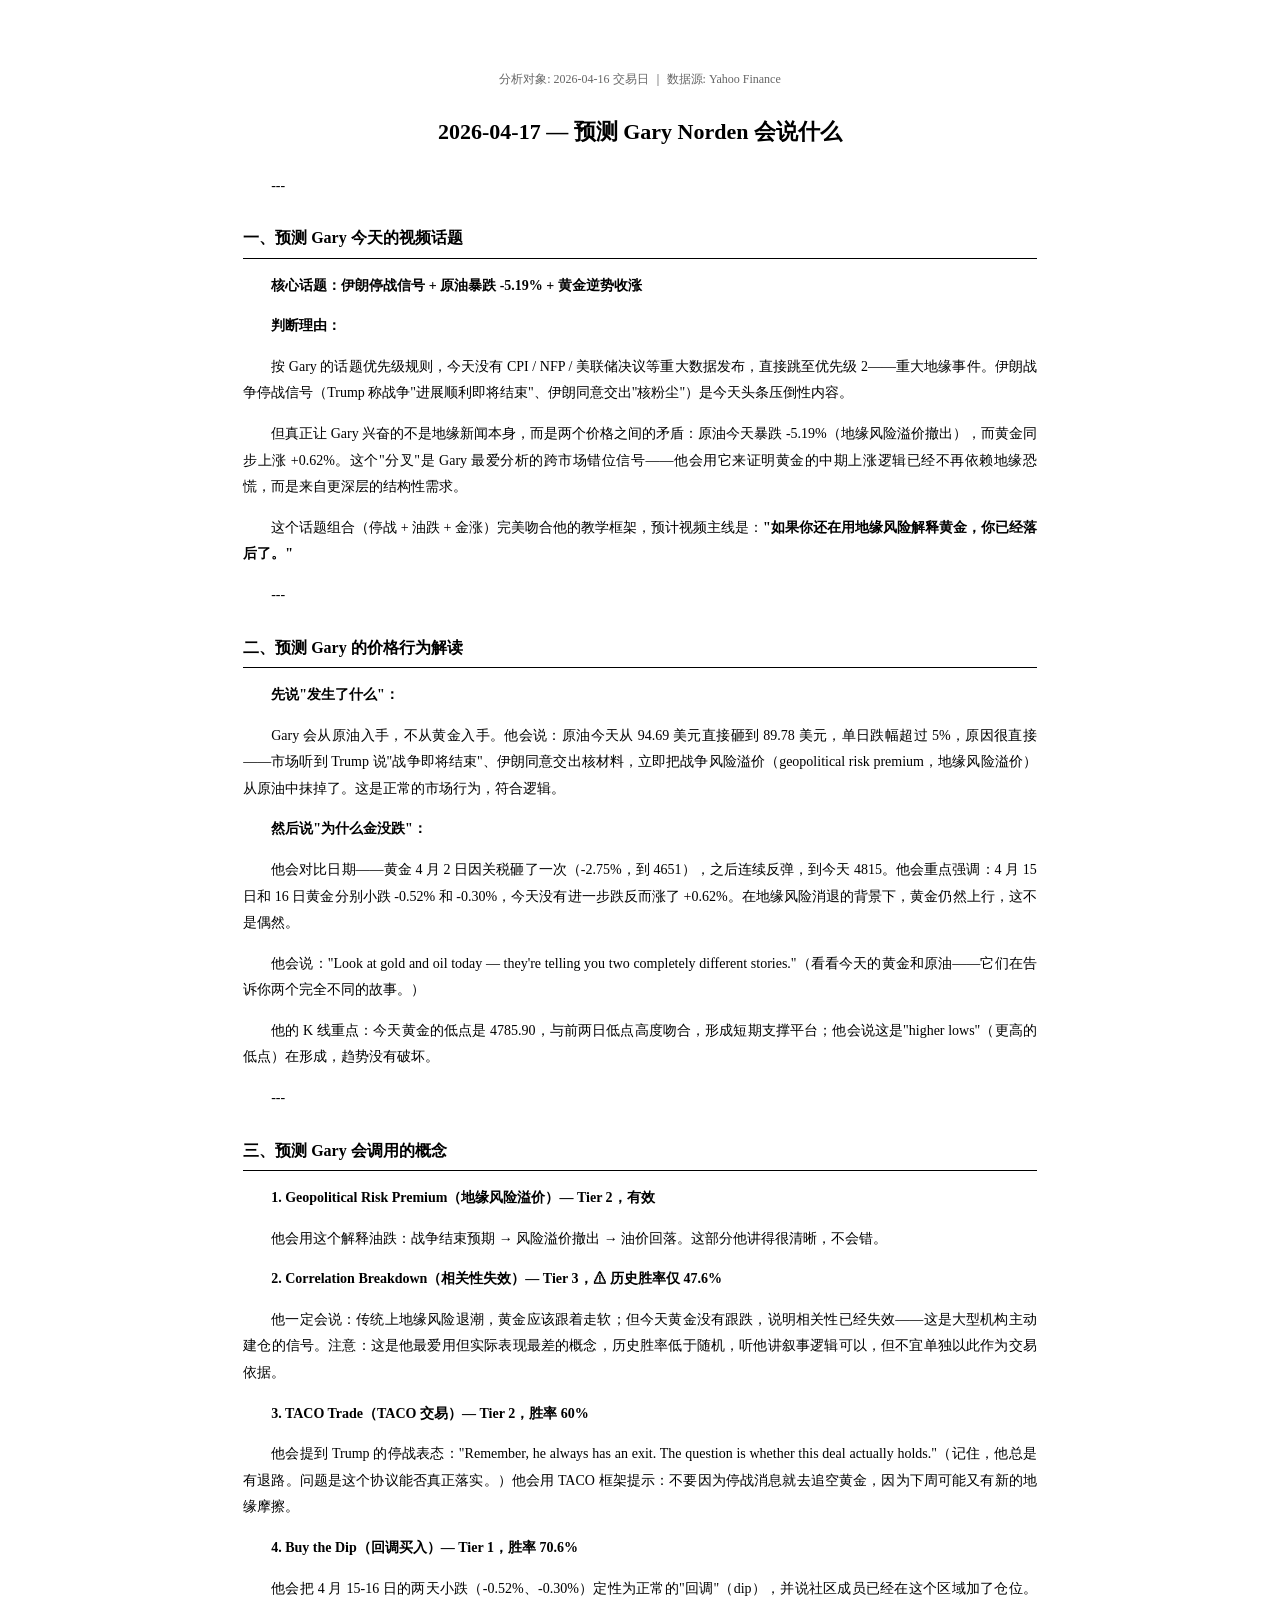
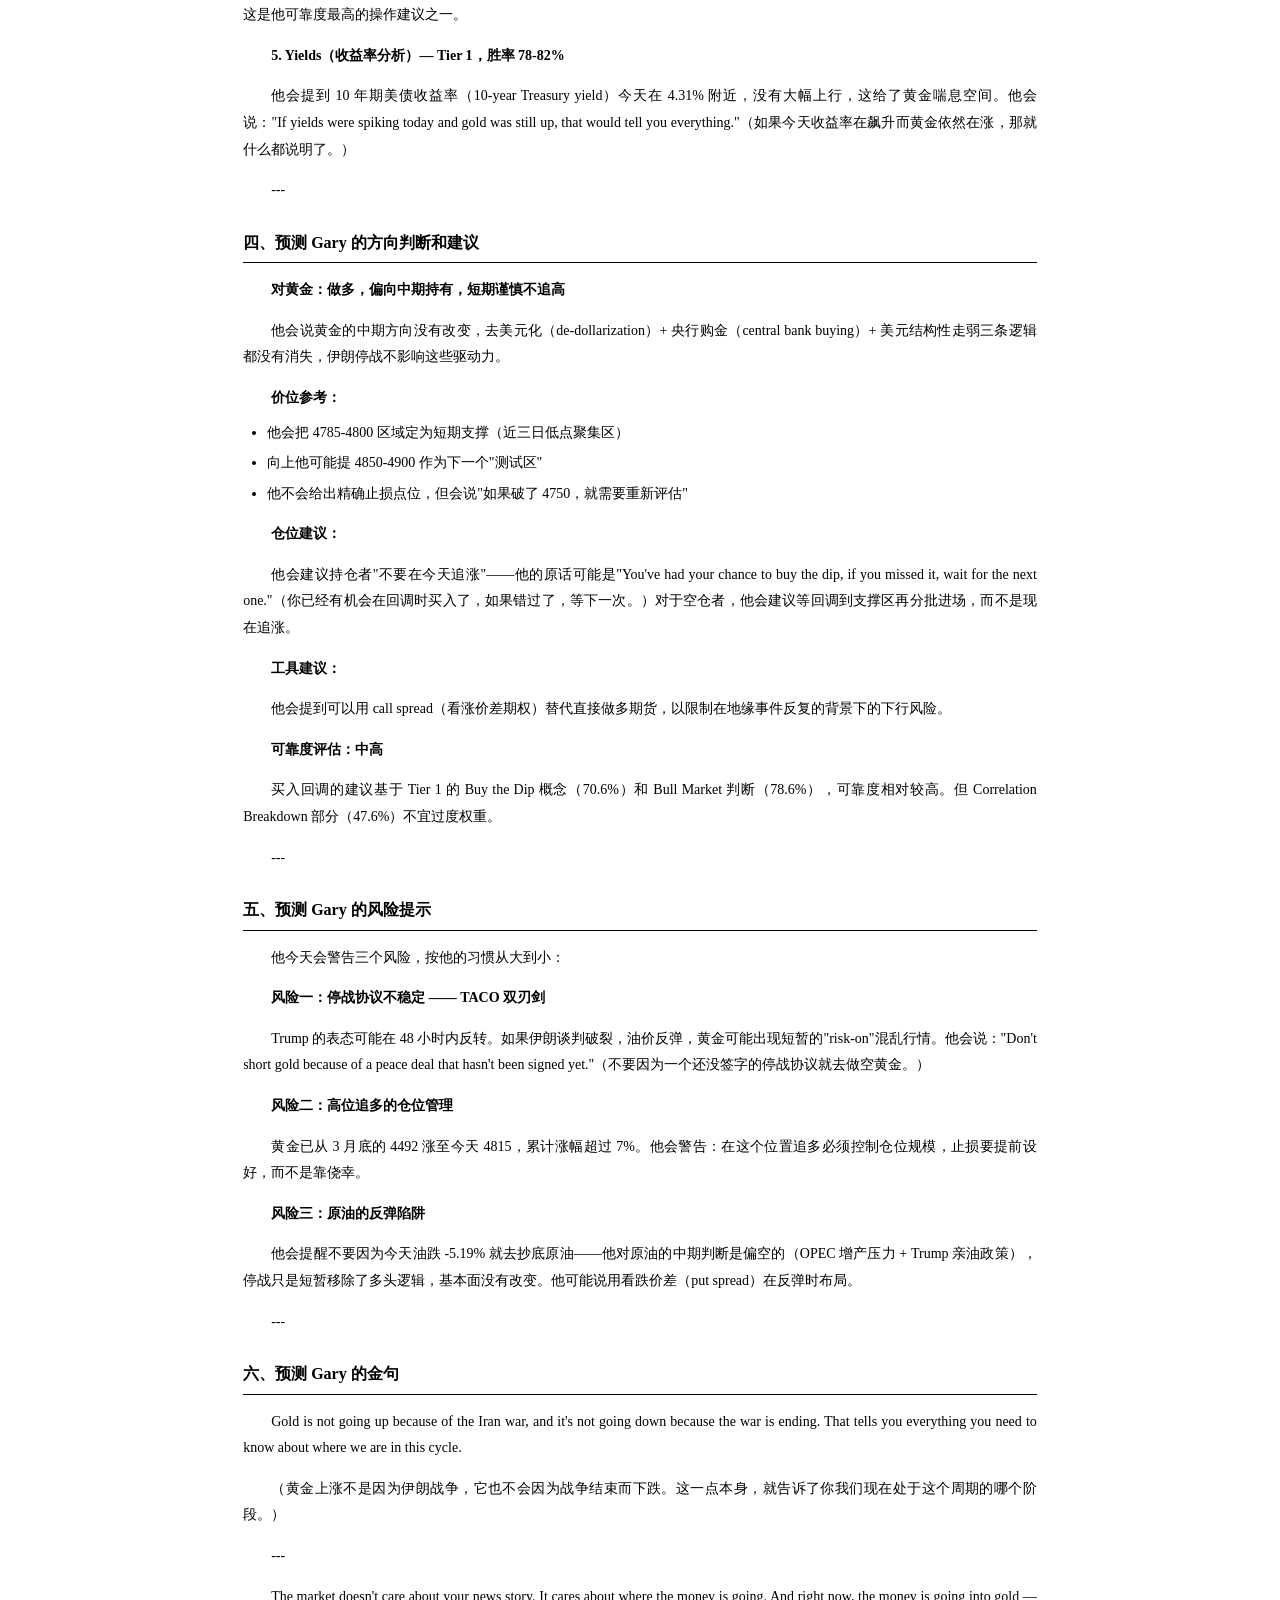
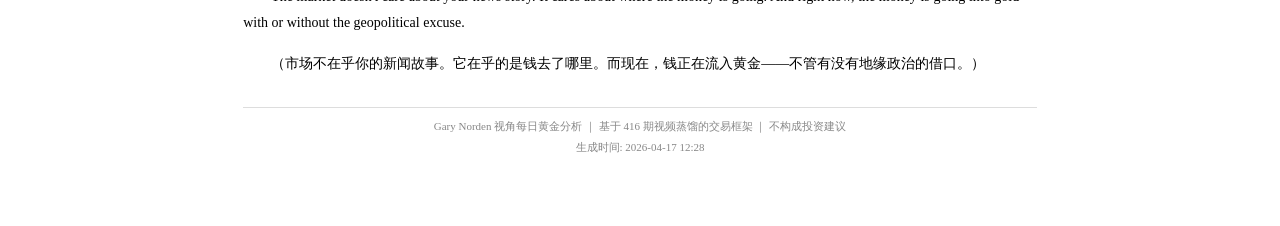
<file: data/daily/2026-04-16.html>
<!DOCTYPE html>
<html lang="zh-CN">
<head>
<meta charset="UTF-8">
<title>2026-04-16 黄金分析 — Gary Norden 视角</title>
<style>
  @page { size: A4; margin: 18mm; }
  body {
    font-family: "PingFang SC", "Noto Sans SC", serif;
    color: #000; background: #fff;
    font-size: 14px; line-height: 1.9;
    max-width: 210mm; margin: 0 auto; padding: 18mm;
  }
  h1 { font-size: 22px; text-align: center; margin-bottom: 20px; }
  h2 { font-size: 16px; margin: 24px 0 10px; border-bottom: 1px solid #000; padding-bottom: 4px; }
  h3 { font-size: 14px; margin: 16px 0 8px; }
  p { margin-bottom: 8px; text-indent: 2em; text-align: justify; }
  ul { padding-left: 24px; margin: 8px 0; }
  li { margin-bottom: 4px; }
  table { width: 100%; border-collapse: collapse; margin: 10px 0; font-size: 12px; }
  th, td { border: 1px solid #ccc; padding: 4px 6px; text-align: right; }
  th { background: #f0f0f0; text-align: center; }
  blockquote { border-left: 3px solid #000; padding-left: 12px; margin: 12px 0; font-style: italic; }
  .footer { text-align: center; font-size: 11px; color: #888; margin-top: 30px; border-top: 1px solid #ddd; padding-top: 8px; }
  .meta { text-align: center; font-size: 12px; color: #666; margin-bottom: 20px; }
</style>
</head>
<body>
<div class="meta">分析对象: 2026-04-16 交易日 ｜ 数据源: Yahoo Finance</div>
<h1>2026-04-17 — 预测 Gary Norden 会说什么</h1>

<p>---</p>

<h2>一、预测 Gary 今天的视频话题</h2>

<p><strong>核心话题：伊朗停战信号 + 原油暴跌 -5.19% + 黄金逆势收涨</strong></p>

<p><strong>判断理由：</strong></p>

<p>按 Gary 的话题优先级规则，今天没有 CPI / NFP / 美联储决议等重大数据发布，直接跳至优先级 2——重大地缘事件。伊朗战争停战信号（Trump 称战争"进展顺利即将结束"、伊朗同意交出"核粉尘"）是今天头条压倒性内容。</p>

<p>但真正让 Gary 兴奋的不是地缘新闻本身，而是两个价格之间的矛盾：原油今天暴跌 -5.19%（地缘风险溢价撤出），而黄金同步上涨 +0.62%。这个"分叉"是 Gary 最爱分析的跨市场错位信号——他会用它来证明黄金的中期上涨逻辑已经不再依赖地缘恐慌，而是来自更深层的结构性需求。</p>

<p>这个话题组合（停战 + 油跌 + 金涨）完美吻合他的教学框架，预计视频主线是：<strong>"如果你还在用地缘风险解释黄金，你已经落后了。"</strong></p>

<p>---</p>

<h2>二、预测 Gary 的价格行为解读</h2>

<p><strong>先说"发生了什么"：</strong></p>

<p>Gary 会从原油入手，不从黄金入手。他会说：原油今天从 94.69 美元直接砸到 89.78 美元，单日跌幅超过 5%，原因很直接——市场听到 Trump 说"战争即将结束"、伊朗同意交出核材料，立即把战争风险溢价（geopolitical risk premium，地缘风险溢价）从原油中抹掉了。这是正常的市场行为，符合逻辑。</p>

<p><strong>然后说"为什么金没跌"：</strong></p>

<p>他会对比日期——黄金 4 月 2 日因关税砸了一次（-2.75%，到 4651），之后连续反弹，到今天 4815。他会重点强调：4 月 15 日和 16 日黄金分别小跌 -0.52% 和 -0.30%，今天没有进一步跌反而涨了 +0.62%。在地缘风险消退的背景下，黄金仍然上行，这不是偶然。</p>

<p>他会说："Look at gold and oil today — they're telling you two completely different stories."（看看今天的黄金和原油——它们在告诉你两个完全不同的故事。）</p>

<p>他的 K 线重点：今天黄金的低点是 4785.90，与前两日低点高度吻合，形成短期支撑平台；他会说这是"higher lows"（更高的低点）在形成，趋势没有破坏。</p>

<p>---</p>

<h2>三、预测 Gary 会调用的概念</h2>

<p><strong>1. Geopolitical Risk Premium（地缘风险溢价）— Tier 2，有效</strong></p>
<p>他会用这个解释油跌：战争结束预期 → 风险溢价撤出 → 油价回落。这部分他讲得很清晰，不会错。</p>

<p><strong>2. Correlation Breakdown（相关性失效）— Tier 3，⚠ 历史胜率仅 47.6%</strong></p>
<p>他一定会说：传统上地缘风险退潮，黄金应该跟着走软；但今天黄金没有跟跌，说明相关性已经失效——这是大型机构主动建仓的信号。注意：这是他最爱用但实际表现最差的概念，历史胜率低于随机，听他讲叙事逻辑可以，但不宜单独以此作为交易依据。</p>

<p><strong>3. TACO Trade（TACO 交易）— Tier 2，胜率 60%</strong></p>
<p>他会提到 Trump 的停战表态："Remember, he always has an exit. The question is whether this deal actually holds."（记住，他总是有退路。问题是这个协议能否真正落实。）他会用 TACO 框架提示：不要因为停战消息就去追空黄金，因为下周可能又有新的地缘摩擦。</p>

<p><strong>4. Buy the Dip（回调买入）— Tier 1，胜率 70.6%</strong></p>
<p>他会把 4 月 15-16 日的两天小跌（-0.52%、-0.30%）定性为正常的"回调"（dip），并说社区成员已经在这个区域加了仓位。这是他可靠度最高的操作建议之一。</p>

<p><strong>5. Yields（收益率分析）— Tier 1，胜率 78-82%</strong></p>
<p>他会提到 10 年期美债收益率（10-year Treasury yield）今天在 4.31% 附近，没有大幅上行，这给了黄金喘息空间。他会说："If yields were spiking today and gold was still up, that would tell you everything."（如果今天收益率在飙升而黄金依然在涨，那就什么都说明了。）</p>

<p>---</p>

<h2>四、预测 Gary 的方向判断和建议</h2>

<p><strong>对黄金：做多，偏向中期持有，短期谨慎不追高</strong></p>

<p>他会说黄金的中期方向没有改变，去美元化（de-dollarization）+ 央行购金（central bank buying）+ 美元结构性走弱三条逻辑都没有消失，伊朗停战不影响这些驱动力。</p>

<p><strong>价位参考：</strong></p>
<ul>
<li>他会把 4785-4800 区域定为短期支撑（近三日低点聚集区）</li>
<li>向上他可能提 4850-4900 作为下一个"测试区"</li>
<li>他不会给出精确止损点位，但会说"如果破了 4750，就需要重新评估"</li>
</ul>

<p><strong>仓位建议：</strong></p>
<p>他会建议持仓者"不要在今天追涨"——他的原话可能是"You've had your chance to buy the dip, if you missed it, wait for the next one."（你已经有机会在回调时买入了，如果错过了，等下一次。）对于空仓者，他会建议等回调到支撑区再分批进场，而不是现在追涨。</p>

<p><strong>工具建议：</strong></p>
<p>他会提到可以用 call spread（看涨价差期权）替代直接做多期货，以限制在地缘事件反复的背景下的下行风险。</p>

<p><strong>可靠度评估：中高</strong></p>
<p>买入回调的建议基于 Tier 1 的 Buy the Dip 概念（70.6%）和 Bull Market 判断（78.6%），可靠度相对较高。但 Correlation Breakdown 部分（47.6%）不宜过度权重。</p>

<p>---</p>

<h2>五、预测 Gary 的风险提示</h2>

<p>他今天会警告三个风险，按他的习惯从大到小：</p>

<p><strong>风险一：停战协议不稳定 —— TACO 双刃剑</strong></p>
<p>Trump 的表态可能在 48 小时内反转。如果伊朗谈判破裂，油价反弹，黄金可能出现短暂的"risk-on"混乱行情。他会说："Don't short gold because of a peace deal that hasn't been signed yet."（不要因为一个还没签字的停战协议就去做空黄金。）</p>

<p><strong>风险二：高位追多的仓位管理</strong></p>
<p>黄金已从 3 月底的 4492 涨至今天 4815，累计涨幅超过 7%。他会警告：在这个位置追多必须控制仓位规模，止损要提前设好，而不是靠侥幸。</p>

<p><strong>风险三：原油的反弹陷阱</strong></p>
<p>他会提醒不要因为今天油跌 -5.19% 就去抄底原油——他对原油的中期判断是偏空的（OPEC 增产压力 + Trump 亲油政策），停战只是短暂移除了多头逻辑，基本面没有改变。他可能说用看跌价差（put spread）在反弹时布局。</p>

<p>---</p>

<h2>六、预测 Gary 的金句</h2>

<p>Gold is not going up because of the Iran war, and it's not going down because the war is ending. That tells you everything you need to know about where we are in this cycle.</p>
<p>（黄金上涨不是因为伊朗战争，它也不会因为战争结束而下跌。这一点本身，就告诉了你我们现在处于这个周期的哪个阶段。）</p>

<p>---</p>

<p>The market doesn't care about your news story. It cares about where the money is going. And right now, the money is going into gold — with or without the geopolitical excuse.</p>
<p>（市场不在乎你的新闻故事。它在乎的是钱去了哪里。而现在，钱正在流入黄金——不管有没有地缘政治的借口。）</p>
<div class="footer">
  Gary Norden 视角每日黄金分析 ｜ 基于 416 期视频蒸馏的交易框架 ｜ 不构成投资建议<br>
  生成时间: 2026-04-17 12:28
</div>
</body>
</html>
</file>
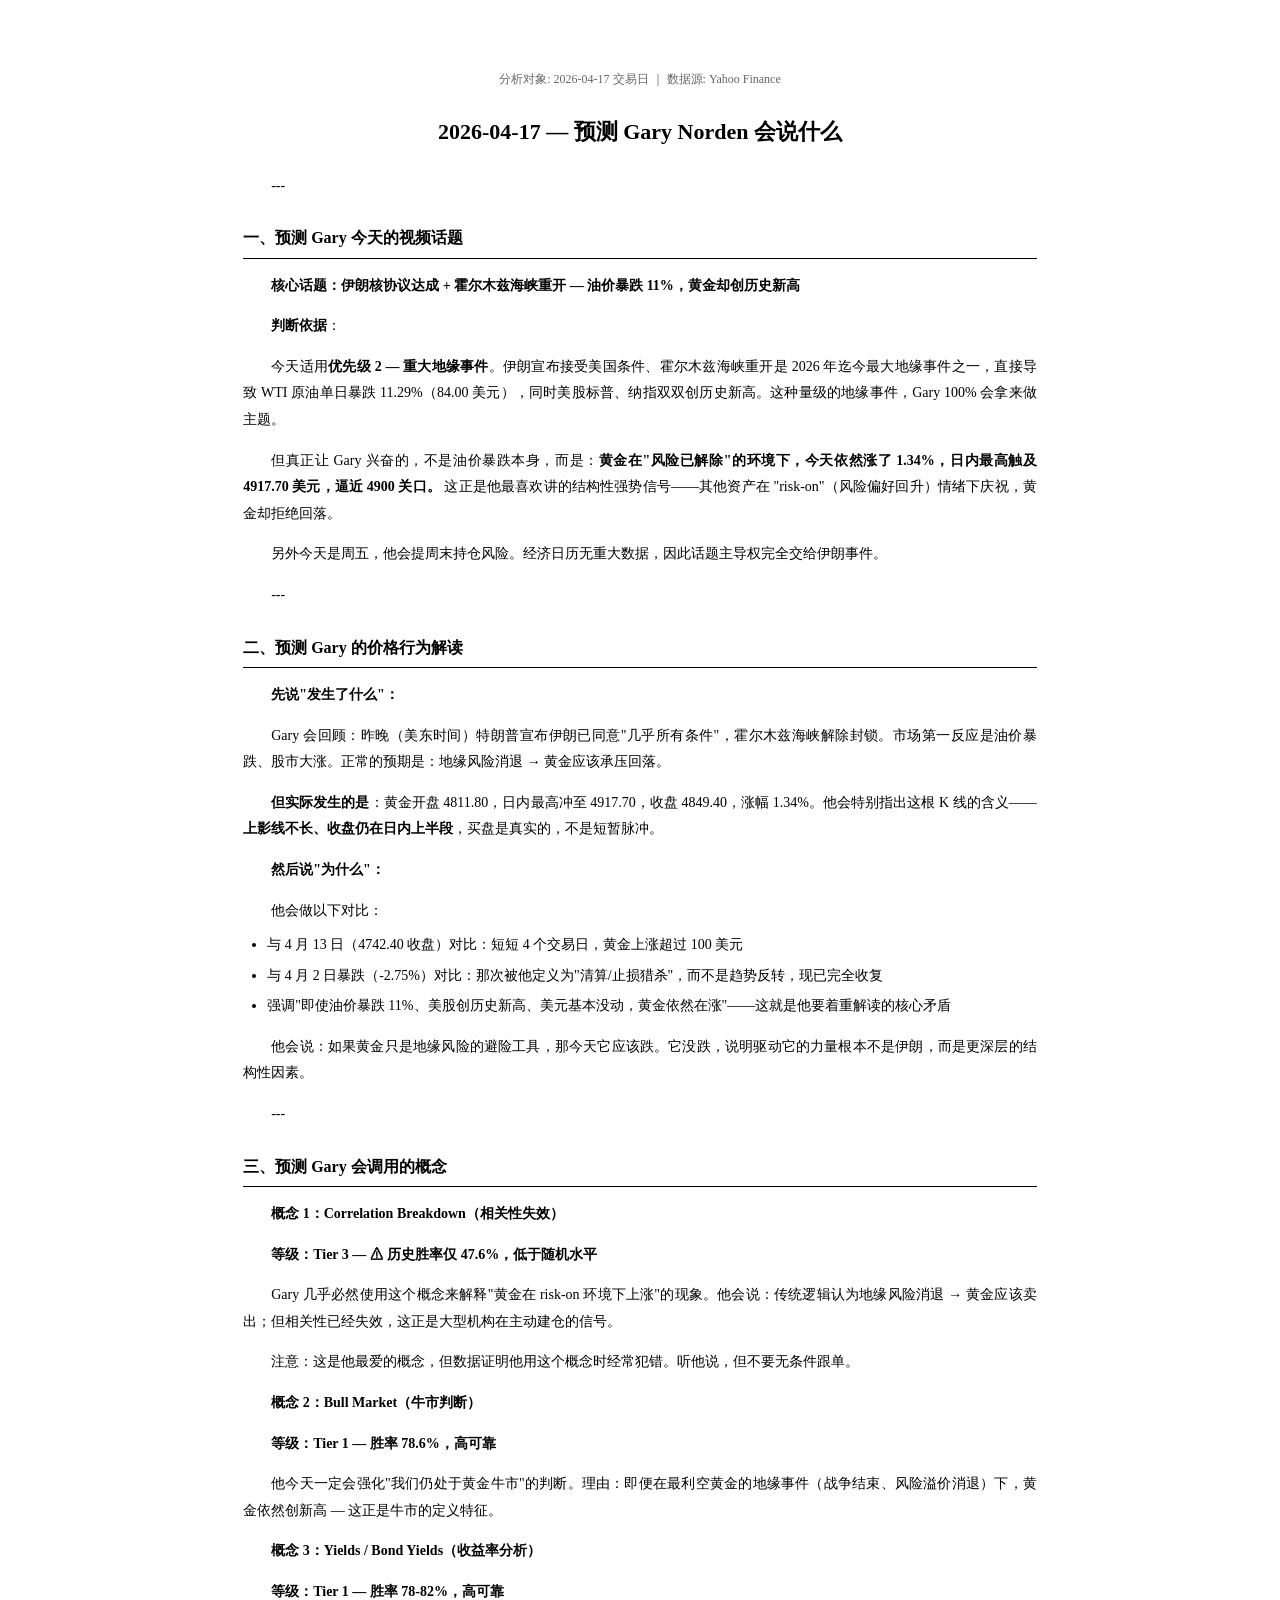
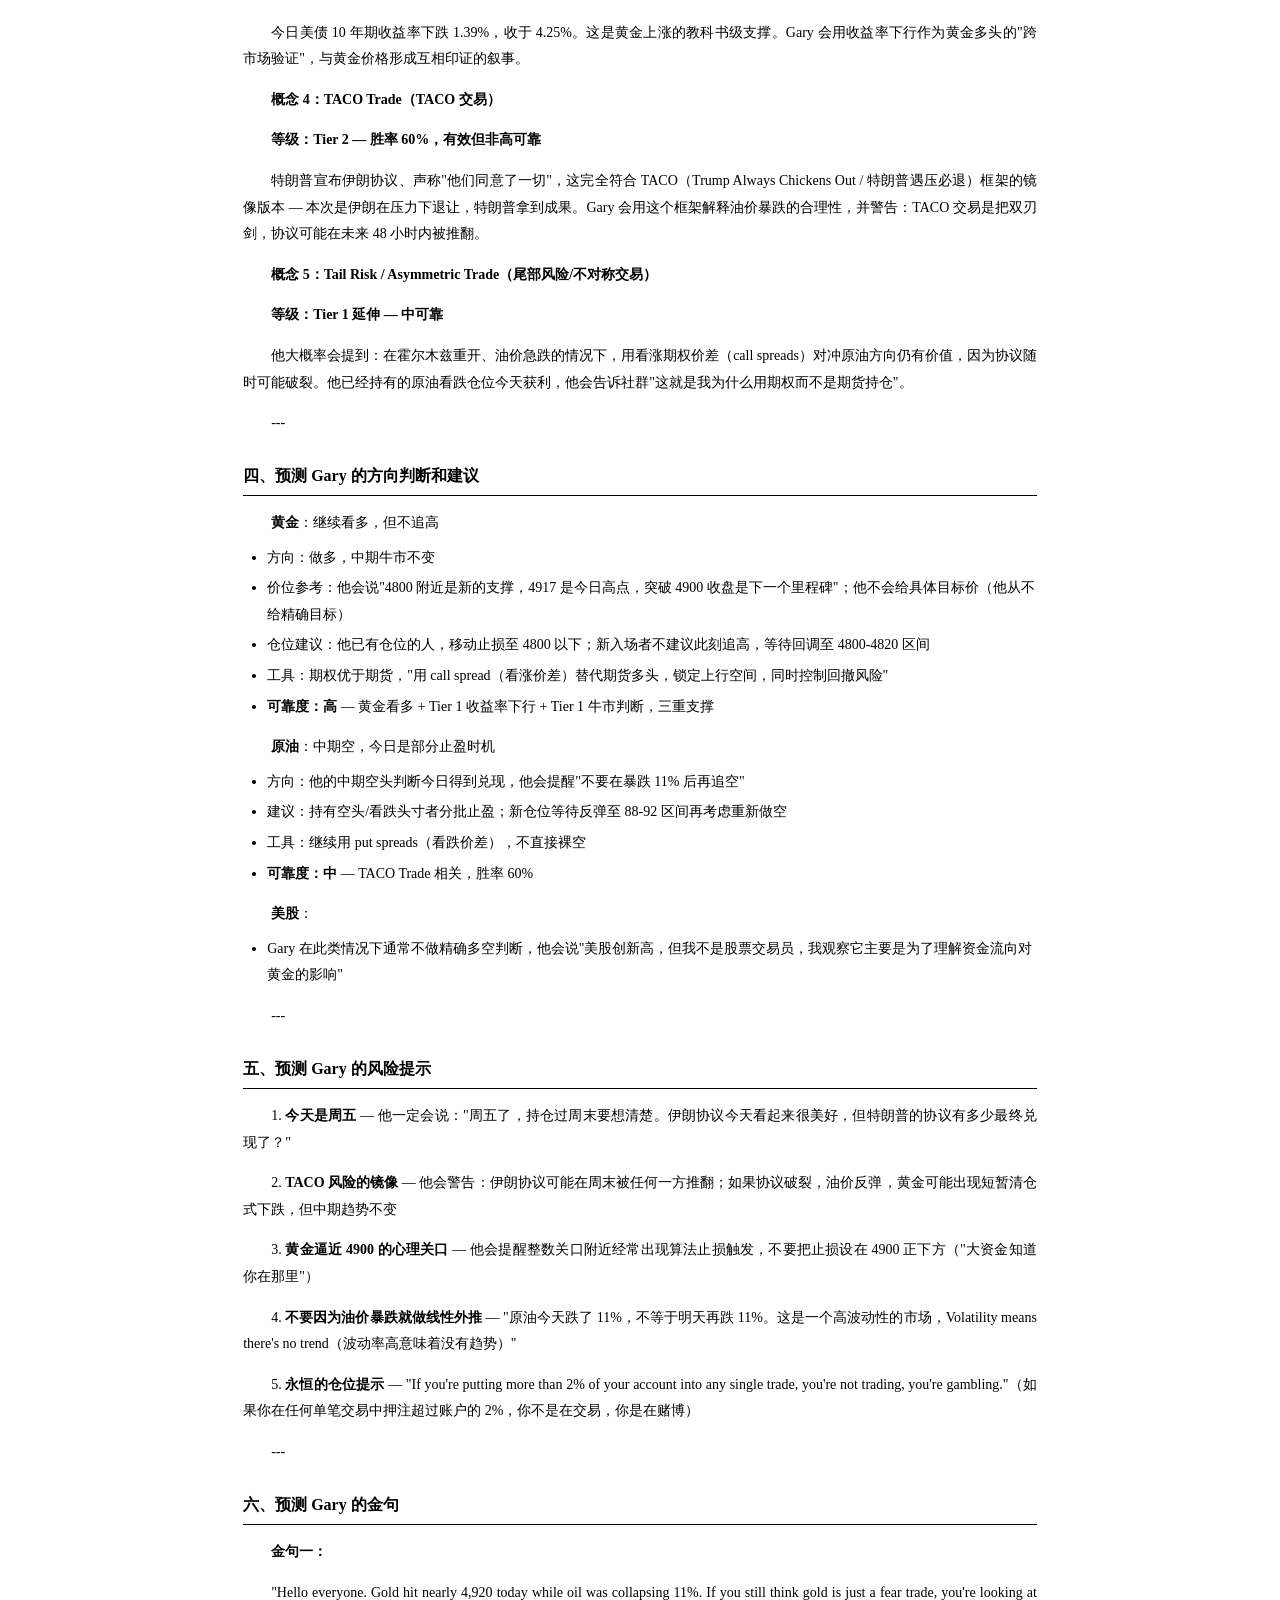
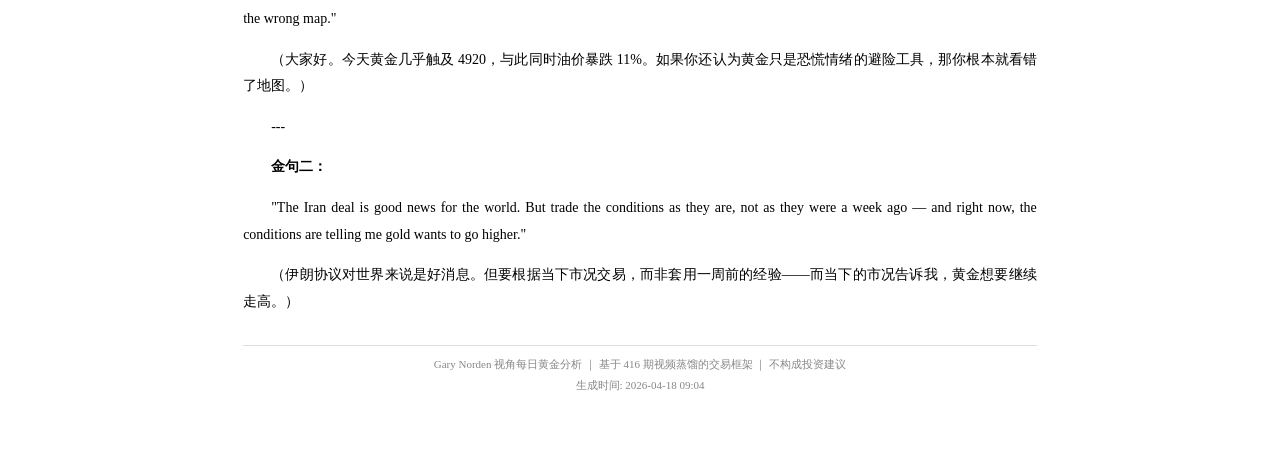
<file: data/daily/2026-04-17.html>
<!DOCTYPE html>
<html lang="zh-CN">
<head>
<meta charset="UTF-8">
<title>2026-04-17 黄金分析 — Gary Norden 视角</title>
<style>
  @page { size: A4; margin: 18mm; }
  body {
    font-family: "PingFang SC", "Noto Sans SC", serif;
    color: #000; background: #fff;
    font-size: 14px; line-height: 1.9;
    max-width: 210mm; margin: 0 auto; padding: 18mm;
  }
  h1 { font-size: 22px; text-align: center; margin-bottom: 20px; }
  h2 { font-size: 16px; margin: 24px 0 10px; border-bottom: 1px solid #000; padding-bottom: 4px; }
  h3 { font-size: 14px; margin: 16px 0 8px; }
  p { margin-bottom: 8px; text-indent: 2em; text-align: justify; }
  ul { padding-left: 24px; margin: 8px 0; }
  li { margin-bottom: 4px; }
  table { width: 100%; border-collapse: collapse; margin: 10px 0; font-size: 12px; }
  th, td { border: 1px solid #ccc; padding: 4px 6px; text-align: right; }
  th { background: #f0f0f0; text-align: center; }
  blockquote { border-left: 3px solid #000; padding-left: 12px; margin: 12px 0; font-style: italic; }
  .footer { text-align: center; font-size: 11px; color: #888; margin-top: 30px; border-top: 1px solid #ddd; padding-top: 8px; }
  .meta { text-align: center; font-size: 12px; color: #666; margin-bottom: 20px; }
</style>
</head>
<body>
<div class="meta">分析对象: 2026-04-17 交易日 ｜ 数据源: Yahoo Finance</div>
<h1>2026-04-17 — 预测 Gary Norden 会说什么</h1>

<p>---</p>

<h2>一、预测 Gary 今天的视频话题</h2>

<p><strong>核心话题：伊朗核协议达成 + 霍尔木兹海峡重开 — 油价暴跌 11%，黄金却创历史新高</strong></p>

<p><strong>判断依据</strong>：</p>

<p>今天适用<strong>优先级 2 — 重大地缘事件</strong>。伊朗宣布接受美国条件、霍尔木兹海峡重开是 2026 年迄今最大地缘事件之一，直接导致 WTI 原油单日暴跌 11.29%（84.00 美元），同时美股标普、纳指双双创历史新高。这种量级的地缘事件，Gary 100% 会拿来做主题。</p>

<p>但真正让 Gary 兴奋的，不是油价暴跌本身，而是：<strong>黄金在"风险已解除"的环境下，今天依然涨了 1.34%，日内最高触及 4917.70 美元，逼近 4900 关口。</strong> 这正是他最喜欢讲的结构性强势信号——其他资产在 "risk-on"（风险偏好回升）情绪下庆祝，黄金却拒绝回落。</p>

<p>另外今天是周五，他会提周末持仓风险。经济日历无重大数据，因此话题主导权完全交给伊朗事件。</p>

<p>---</p>

<h2>二、预测 Gary 的价格行为解读</h2>

<p><strong>先说"发生了什么"：</strong></p>

<p>Gary 会回顾：昨晚（美东时间）特朗普宣布伊朗已同意"几乎所有条件"，霍尔木兹海峡解除封锁。市场第一反应是油价暴跌、股市大涨。正常的预期是：地缘风险消退 → 黄金应该承压回落。</p>

<p><strong>但实际发生的是</strong>：黄金开盘 4811.80，日内最高冲至 4917.70，收盘 4849.40，涨幅 1.34%。他会特别指出这根 K 线的含义——<strong>上影线不长、收盘仍在日内上半段</strong>，买盘是真实的，不是短暂脉冲。</p>

<p><strong>然后说"为什么"：</strong></p>

<p>他会做以下对比：</p>
<ul>
<li>与 4 月 13 日（4742.40 收盘）对比：短短 4 个交易日，黄金上涨超过 100 美元</li>
<li>与 4 月 2 日暴跌（-2.75%）对比：那次被他定义为"清算/止损猎杀"，而不是趋势反转，现已完全收复</li>
<li>强调"即使油价暴跌 11%、美股创历史新高、美元基本没动，黄金依然在涨"——这就是他要着重解读的核心矛盾</li>
</ul>

<p>他会说：如果黄金只是地缘风险的避险工具，那今天它应该跌。它没跌，说明驱动它的力量根本不是伊朗，而是更深层的结构性因素。</p>

<p>---</p>

<h2>三、预测 Gary 会调用的概念</h2>

<p><strong>概念 1：Correlation Breakdown（相关性失效）</strong></p>
<p><strong>等级：Tier 3 — ⚠ 历史胜率仅 47.6%，低于随机水平</strong></p>
<p>Gary 几乎必然使用这个概念来解释"黄金在 risk-on 环境下上涨"的现象。他会说：传统逻辑认为地缘风险消退 → 黄金应该卖出；但相关性已经失效，这正是大型机构在主动建仓的信号。</p>
<p>注意：这是他最爱的概念，但数据证明他用这个概念时经常犯错。听他说，但不要无条件跟单。</p>

<p><strong>概念 2：Bull Market（牛市判断）</strong></p>
<p><strong>等级：Tier 1 — 胜率 78.6%，高可靠</strong></p>
<p>他今天一定会强化"我们仍处于黄金牛市"的判断。理由：即便在最利空黄金的地缘事件（战争结束、风险溢价消退）下，黄金依然创新高 — 这正是牛市的定义特征。</p>

<p><strong>概念 3：Yields / Bond Yields（收益率分析）</strong></p>
<p><strong>等级：Tier 1 — 胜率 78-82%，高可靠</strong></p>
<p>今日美债 10 年期收益率下跌 1.39%，收于 4.25%。这是黄金上涨的教科书级支撑。Gary 会用收益率下行作为黄金多头的"跨市场验证"，与黄金价格形成互相印证的叙事。</p>

<p><strong>概念 4：TACO Trade（TACO 交易）</strong></p>
<p><strong>等级：Tier 2 — 胜率 60%，有效但非高可靠</strong></p>
<p>特朗普宣布伊朗协议、声称"他们同意了一切"，这完全符合 TACO（Trump Always Chickens Out / 特朗普遇压必退）框架的镜像版本 — 本次是伊朗在压力下退让，特朗普拿到成果。Gary 会用这个框架解释油价暴跌的合理性，并警告：TACO 交易是把双刃剑，协议可能在未来 48 小时内被推翻。</p>

<p><strong>概念 5：Tail Risk / Asymmetric Trade（尾部风险/不对称交易）</strong></p>
<p><strong>等级：Tier 1 延伸 — 中可靠</strong></p>
<p>他大概率会提到：在霍尔木兹重开、油价急跌的情况下，用看涨期权价差（call spreads）对冲原油方向仍有价值，因为协议随时可能破裂。他已经持有的原油看跌仓位今天获利，他会告诉社群"这就是我为什么用期权而不是期货持仓"。</p>

<p>---</p>

<h2>四、预测 Gary 的方向判断和建议</h2>

<p><strong>黄金</strong>：继续看多，但不追高</p>
<ul>
<li>方向：做多，中期牛市不变</li>
<li>价位参考：他会说"4800 附近是新的支撑，4917 是今日高点，突破 4900 收盘是下一个里程碑"；他不会给具体目标价（他从不给精确目标）</li>
<li>仓位建议：他已有仓位的人，移动止损至 4800 以下；新入场者不建议此刻追高，等待回调至 4800-4820 区间</li>
<li>工具：期权优于期货，"用 call spread（看涨价差）替代期货多头，锁定上行空间，同时控制回撤风险"</li>
<li><strong>可靠度：高</strong> — 黄金看多 + Tier 1 收益率下行 + Tier 1 牛市判断，三重支撑</li>
</ul>

<p><strong>原油</strong>：中期空，今日是部分止盈时机</p>
<ul>
<li>方向：他的中期空头判断今日得到兑现，他会提醒"不要在暴跌 11% 后再追空"</li>
<li>建议：持有空头/看跌头寸者分批止盈；新仓位等待反弹至 88-92 区间再考虑重新做空</li>
<li>工具：继续用 put spreads（看跌价差），不直接裸空</li>
<li><strong>可靠度：中</strong> — TACO Trade 相关，胜率 60%</li>
</ul>

<p><strong>美股</strong>：</p>
<ul>
<li>Gary 在此类情况下通常不做精确多空判断，他会说"美股创新高，但我不是股票交易员，我观察它主要是为了理解资金流向对黄金的影响"</li>
</ul>

<p>---</p>

<h2>五、预测 Gary 的风险提示</h2>

<p>1. <strong>今天是周五</strong> — 他一定会说："周五了，持仓过周末要想清楚。伊朗协议今天看起来很美好，但特朗普的协议有多少最终兑现了？"</p>

<p>2. <strong>TACO 风险的镜像</strong> — 他会警告：伊朗协议可能在周末被任何一方推翻；如果协议破裂，油价反弹，黄金可能出现短暂清仓式下跌，但中期趋势不变</p>

<p>3. <strong>黄金逼近 4900 的心理关口</strong> — 他会提醒整数关口附近经常出现算法止损触发，不要把止损设在 4900 正下方（"大资金知道你在那里"）</p>

<p>4. <strong>不要因为油价暴跌就做线性外推</strong> — "原油今天跌了 11%，不等于明天再跌 11%。这是一个高波动性的市场，Volatility means there's no trend（波动率高意味着没有趋势）"</p>

<p>5. <strong>永恒的仓位提示</strong> — "If you're putting more than 2% of your account into any single trade, you're not trading, you're gambling."（如果你在任何单笔交易中押注超过账户的 2%，你不是在交易，你是在赌博）</p>

<p>---</p>

<h2>六、预测 Gary 的金句</h2>

<p><strong>金句一：</strong></p>

<p>"Hello everyone. Gold hit nearly 4,920 today while oil was collapsing 11%. If you still think gold is just a fear trade, you're looking at the wrong map."</p>

<p>（大家好。今天黄金几乎触及 4920，与此同时油价暴跌 11%。如果你还认为黄金只是恐慌情绪的避险工具，那你根本就看错了地图。）</p>

<p>---</p>

<p><strong>金句二：</strong></p>

<p>"The Iran deal is good news for the world. But trade the conditions as they are, not as they were a week ago — and right now, the conditions are telling me gold wants to go higher."</p>

<p>（伊朗协议对世界来说是好消息。但要根据当下市况交易，而非套用一周前的经验——而当下的市况告诉我，黄金想要继续走高。）</p>
<div class="footer">
  Gary Norden 视角每日黄金分析 ｜ 基于 416 期视频蒸馏的交易框架 ｜ 不构成投资建议<br>
  生成时间: 2026-04-18 09:04
</div>
</body>
</html>
</file>
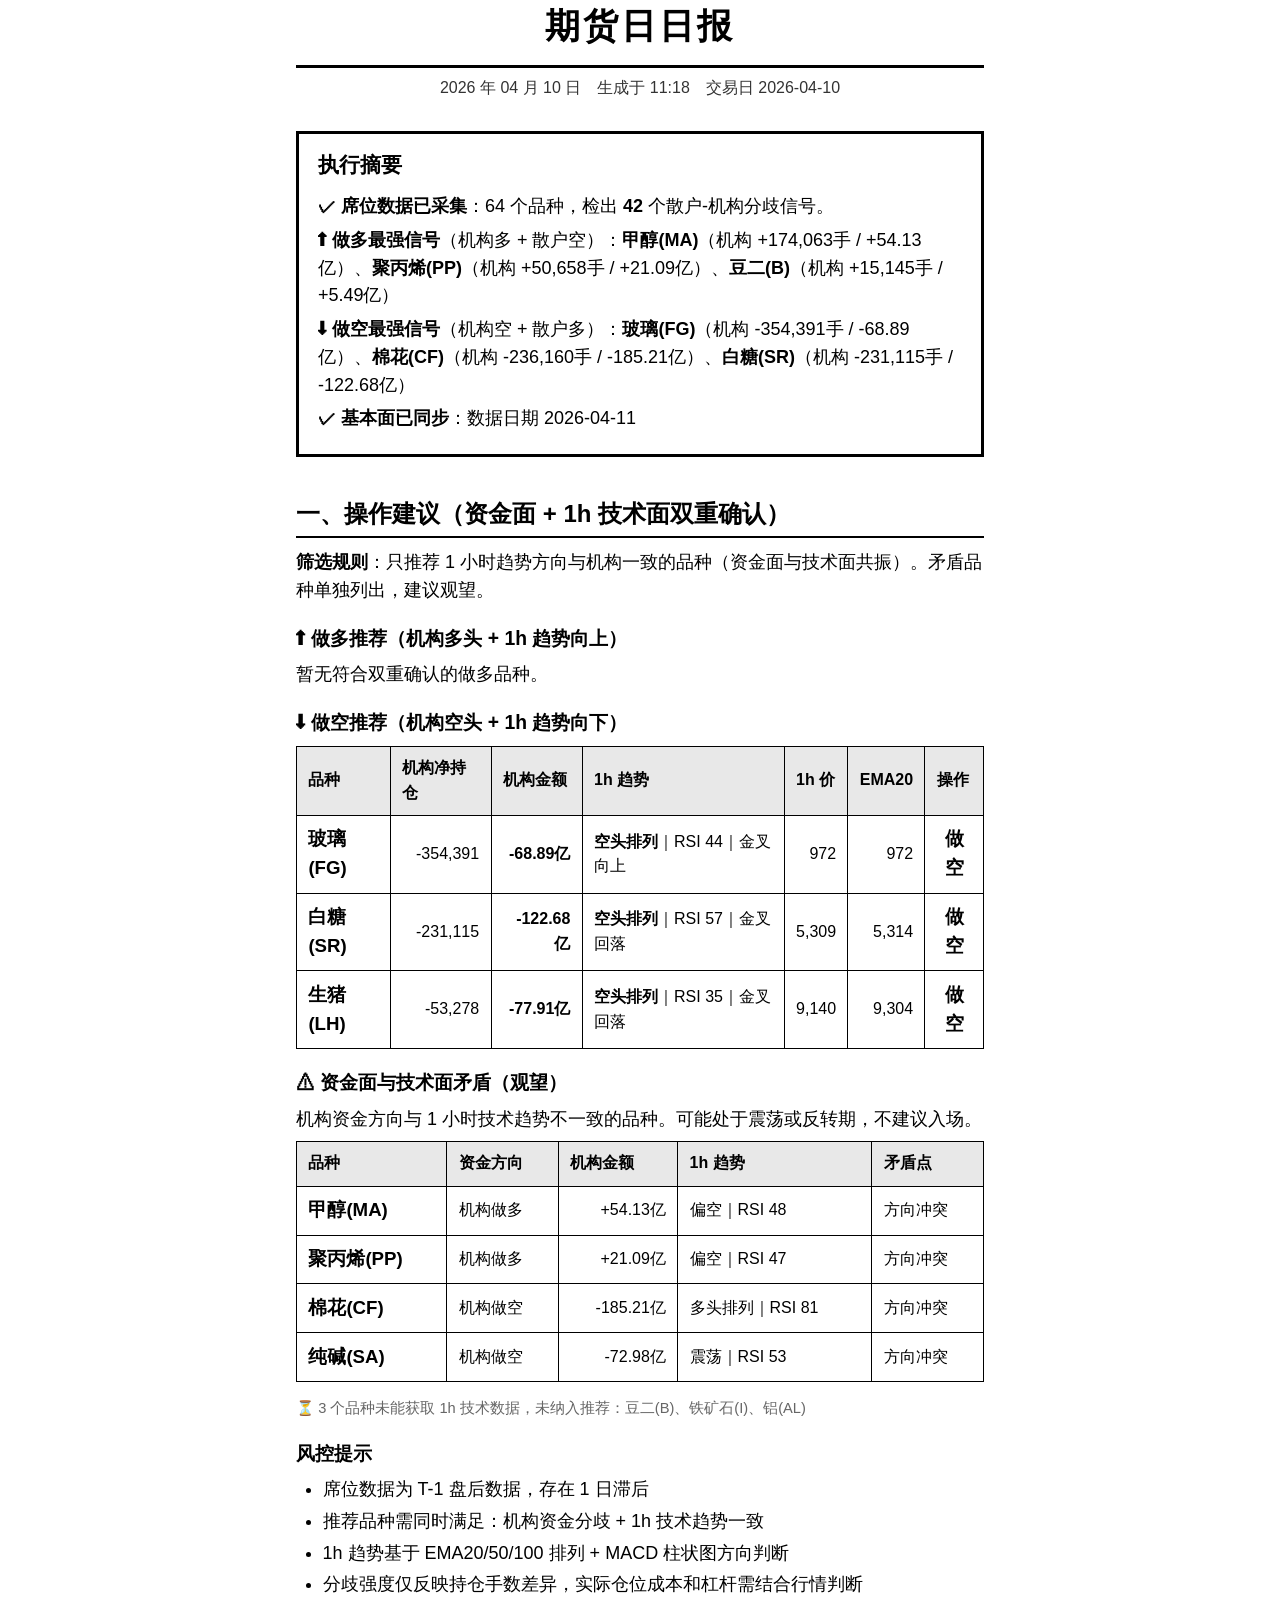
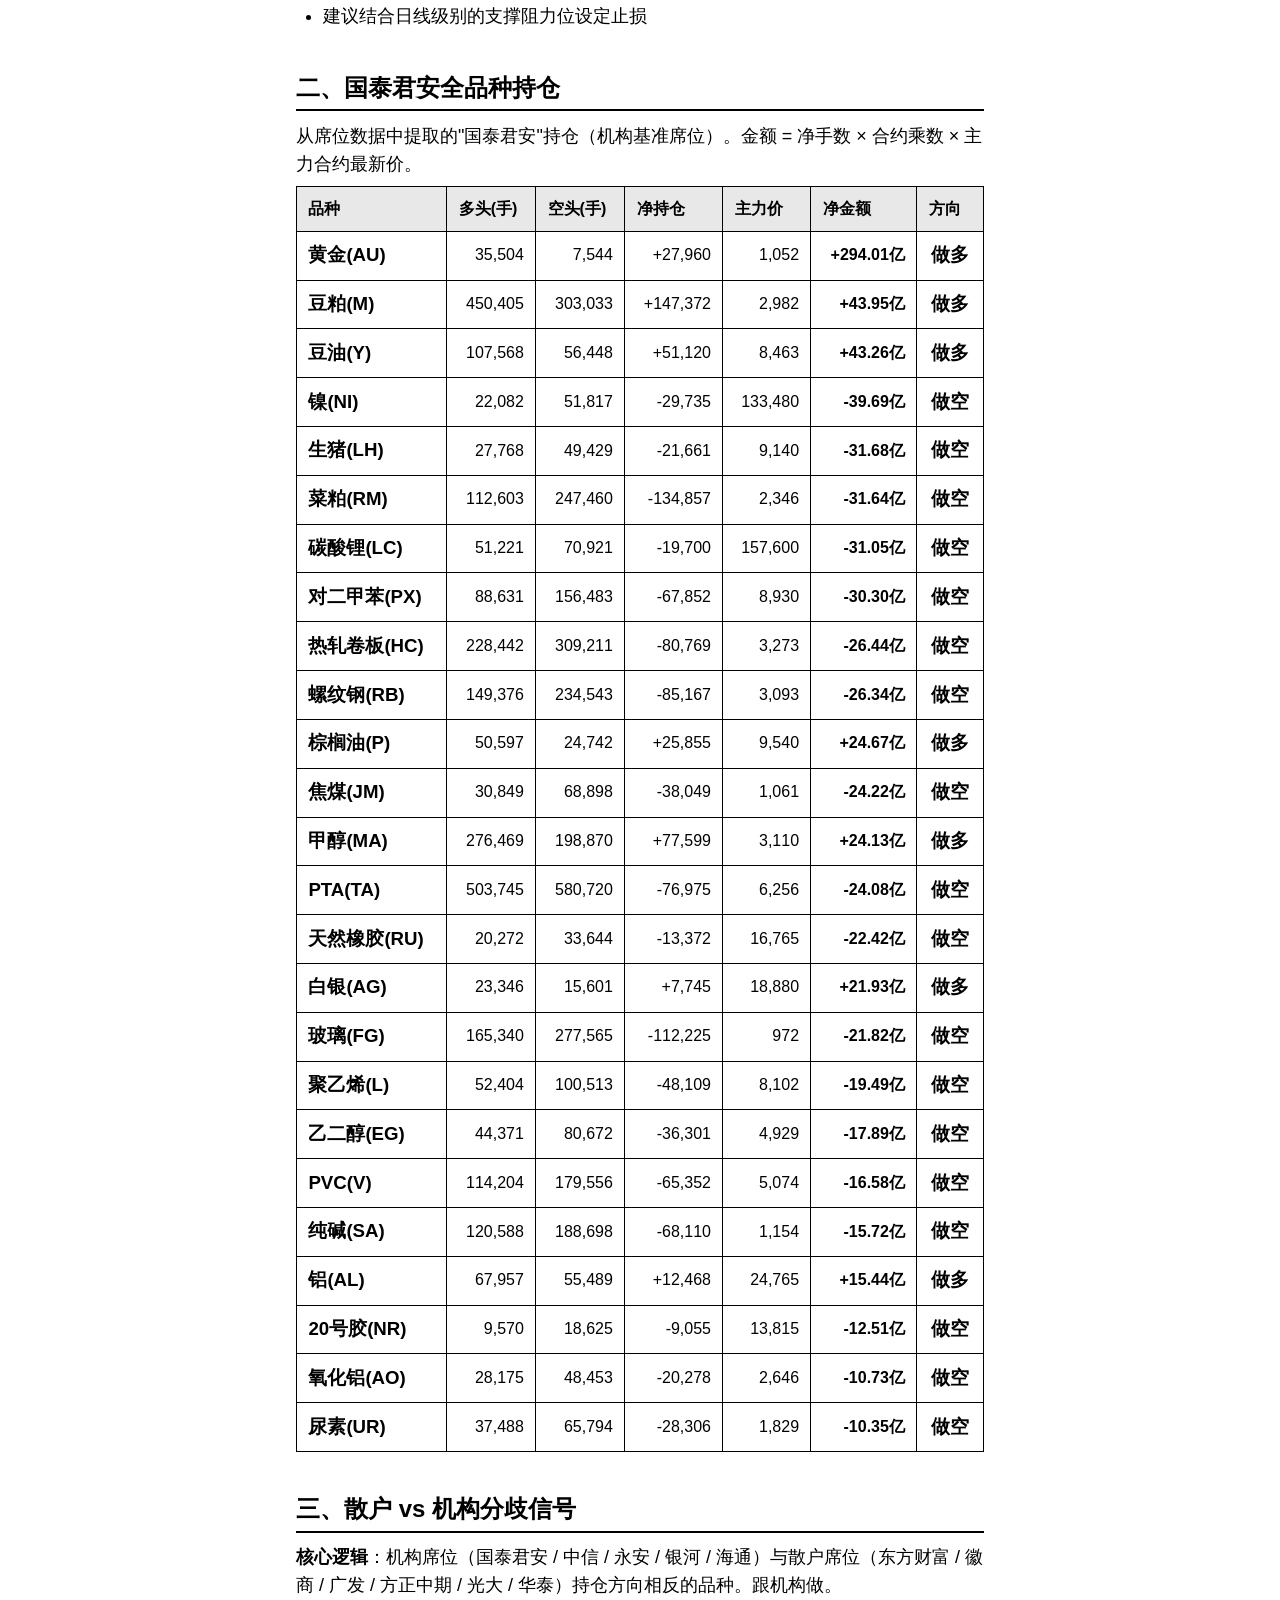
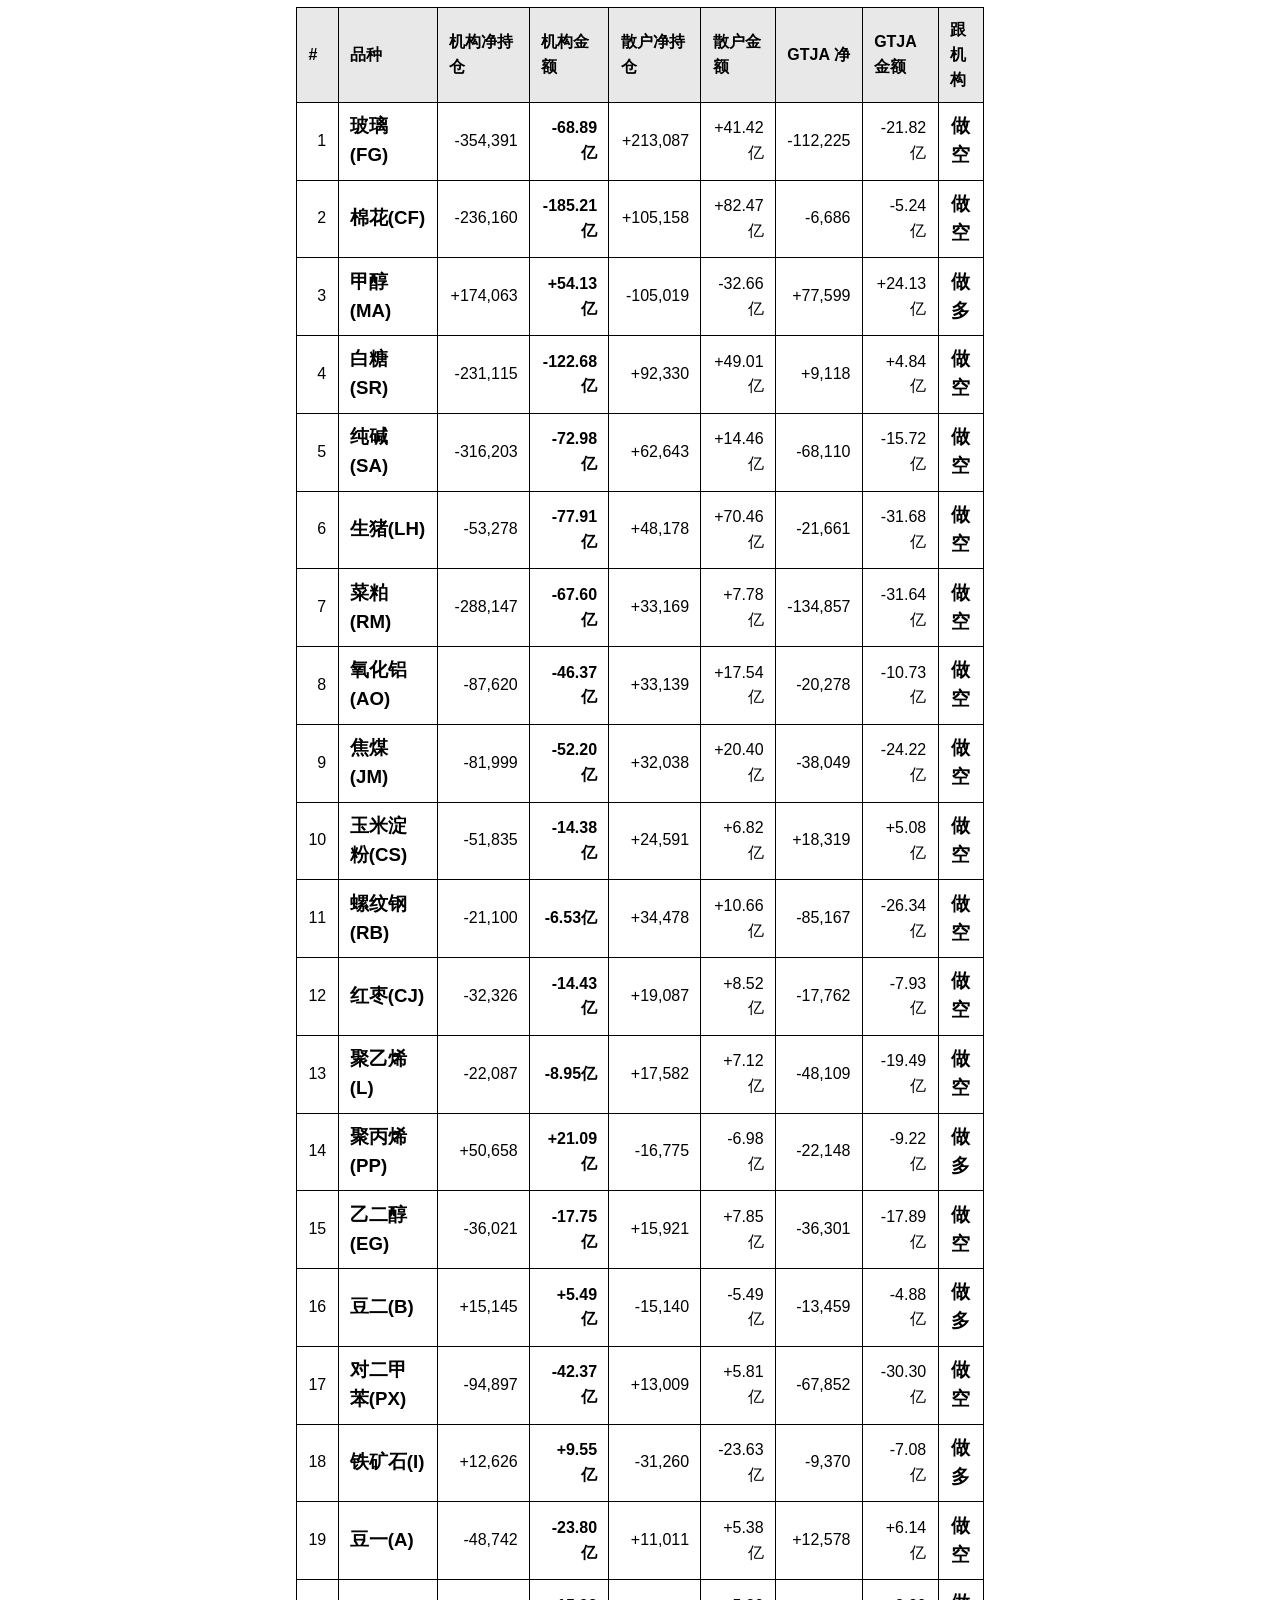
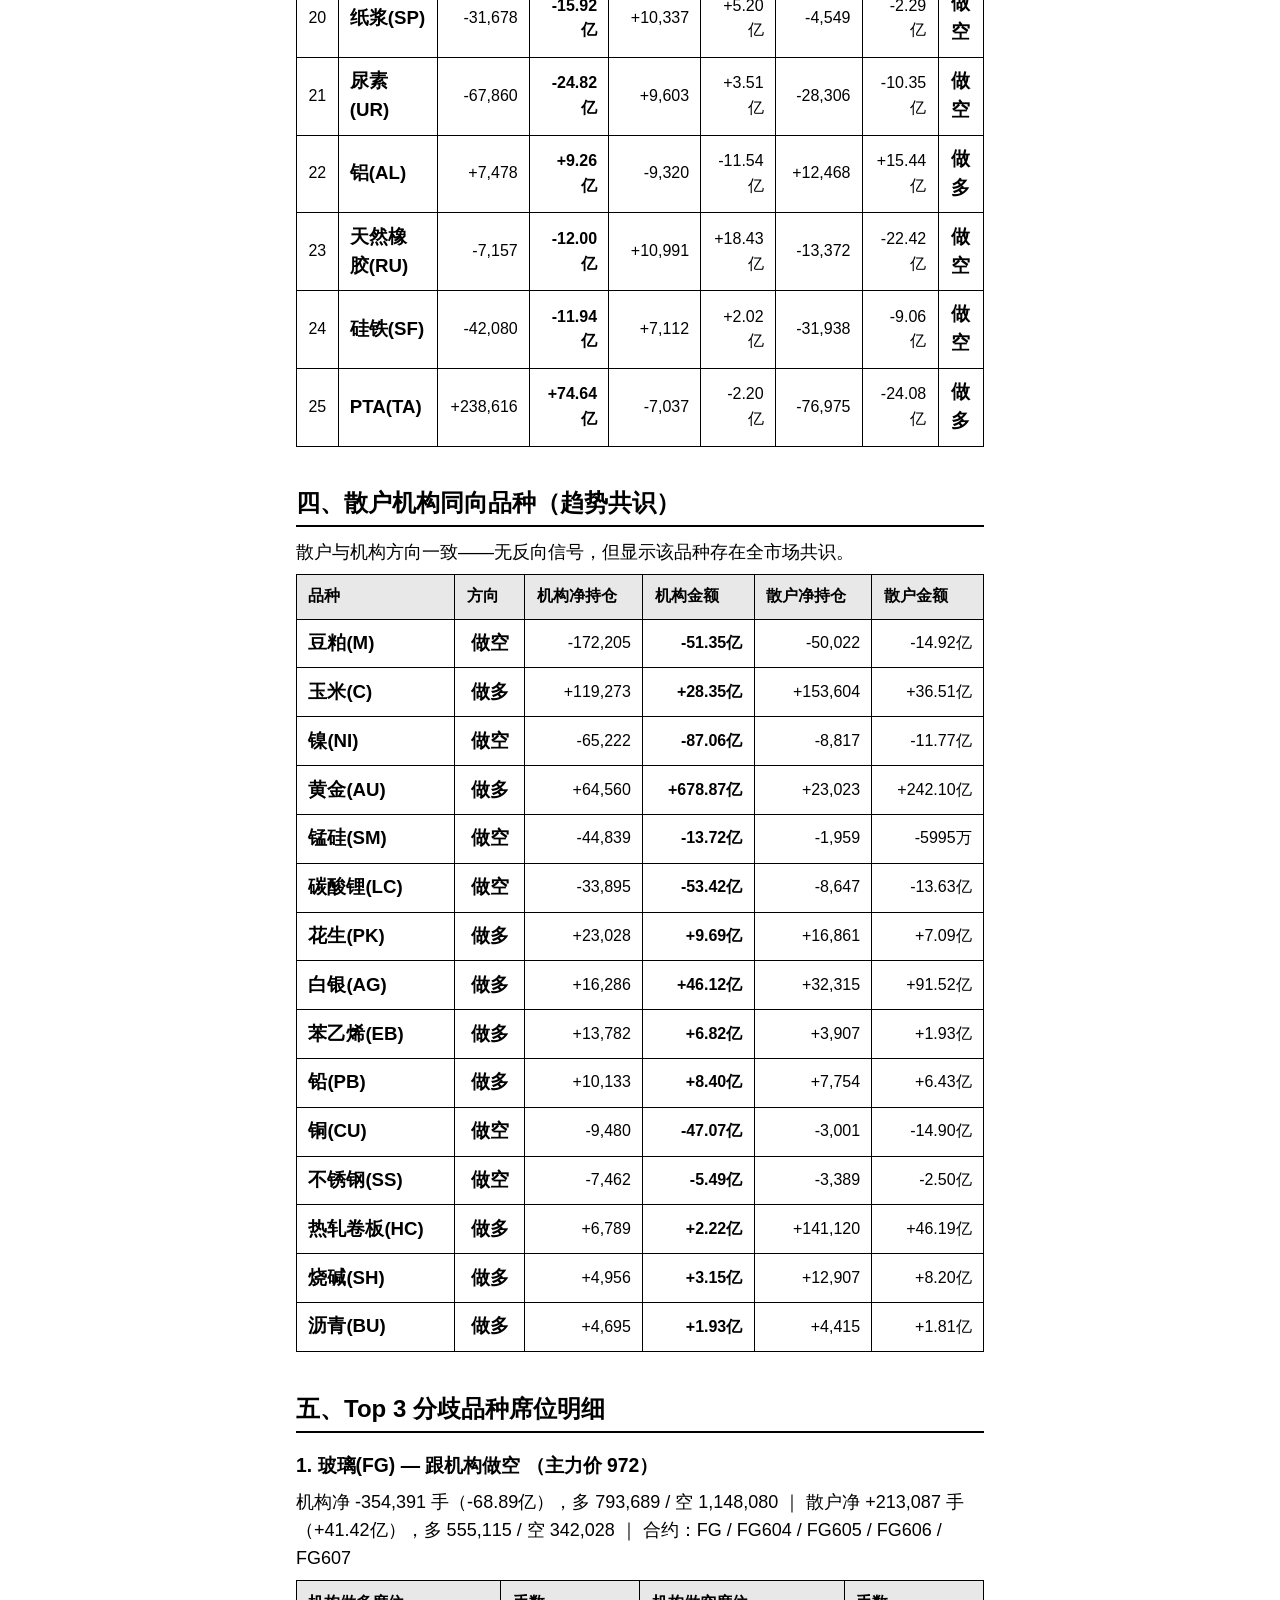
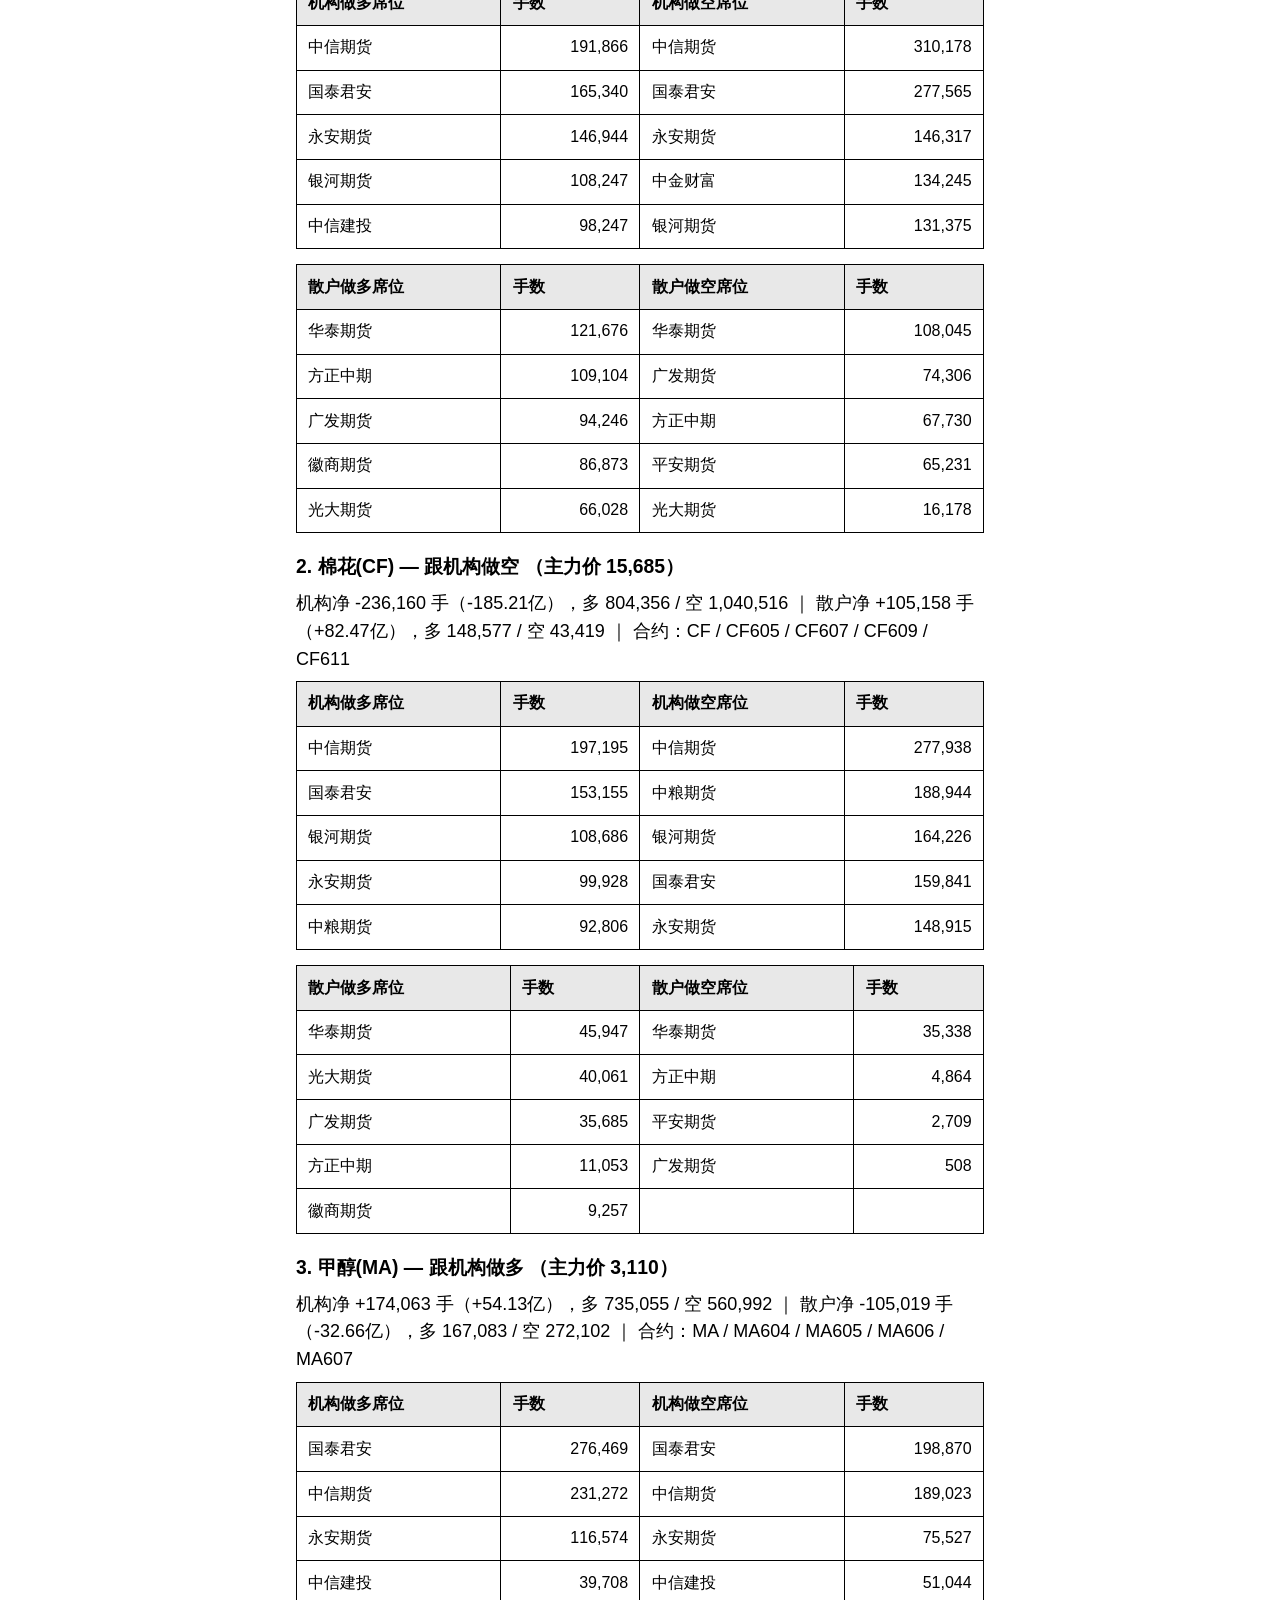
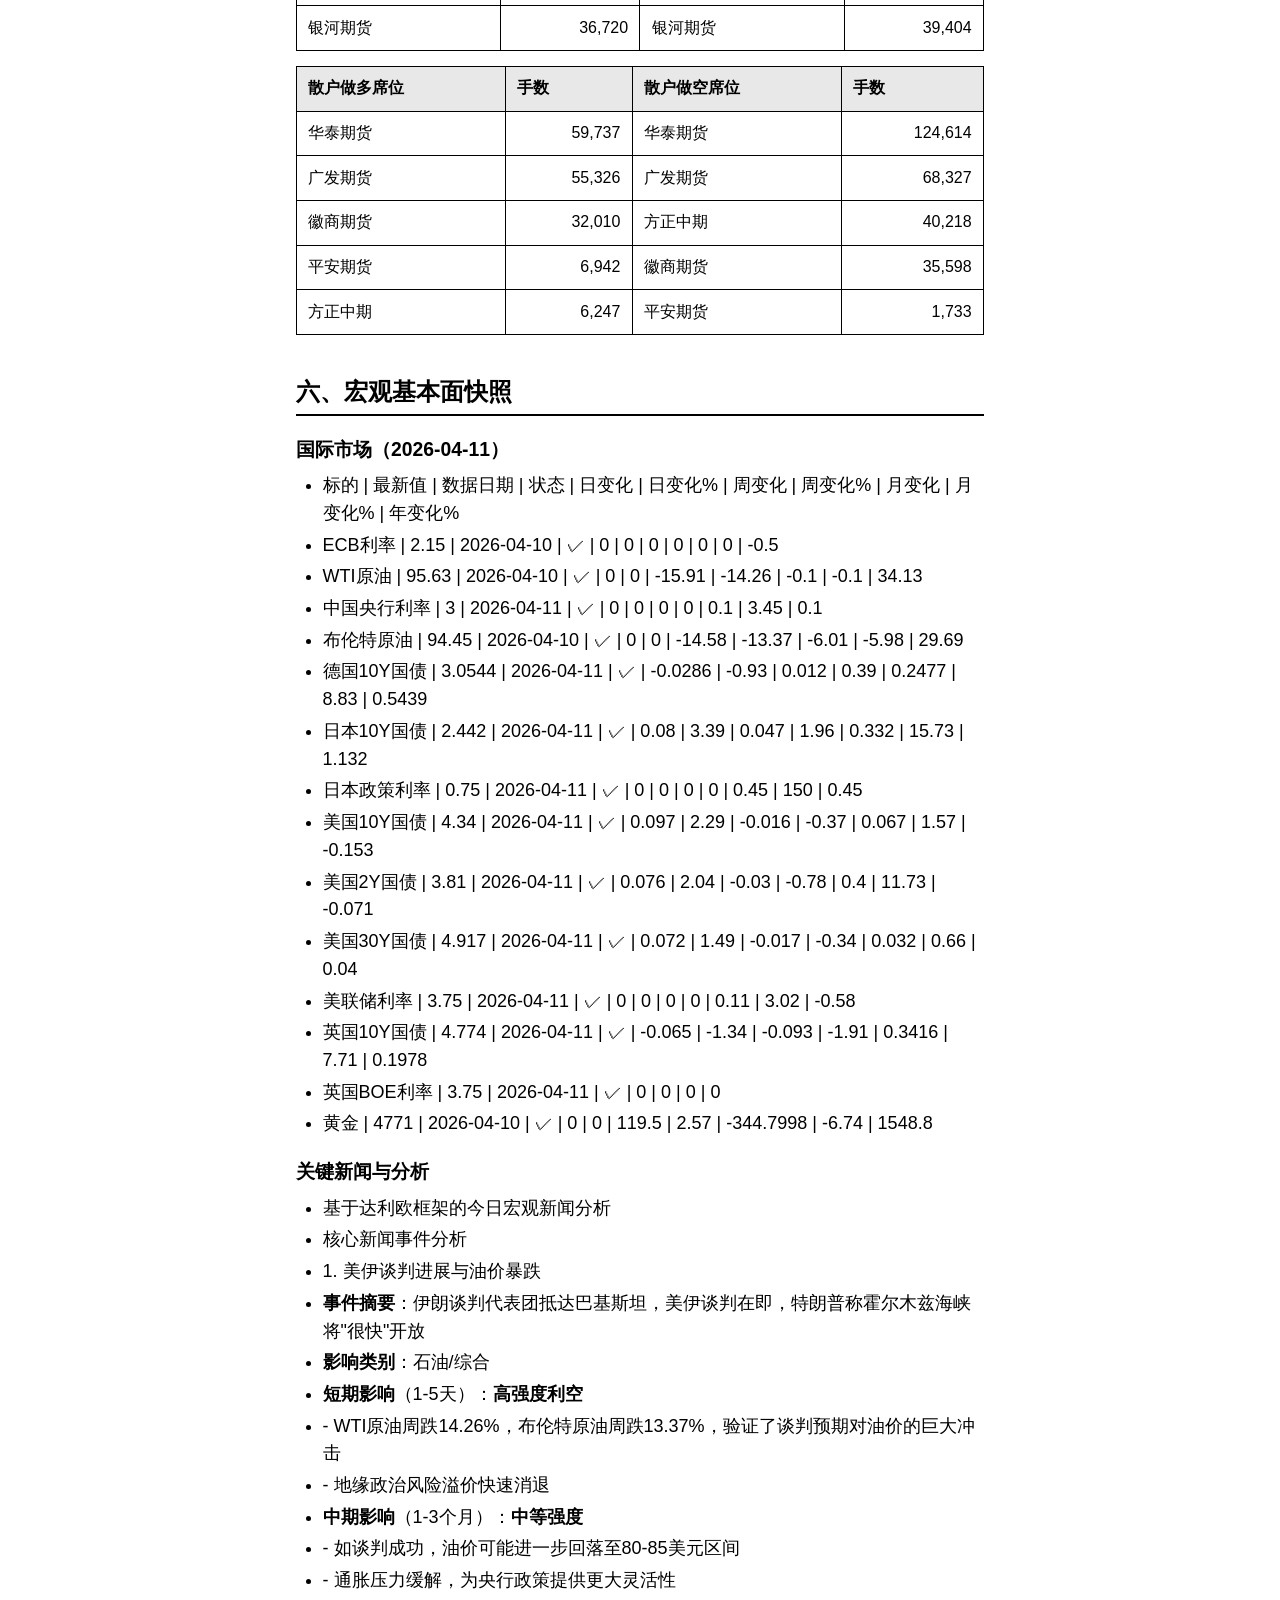
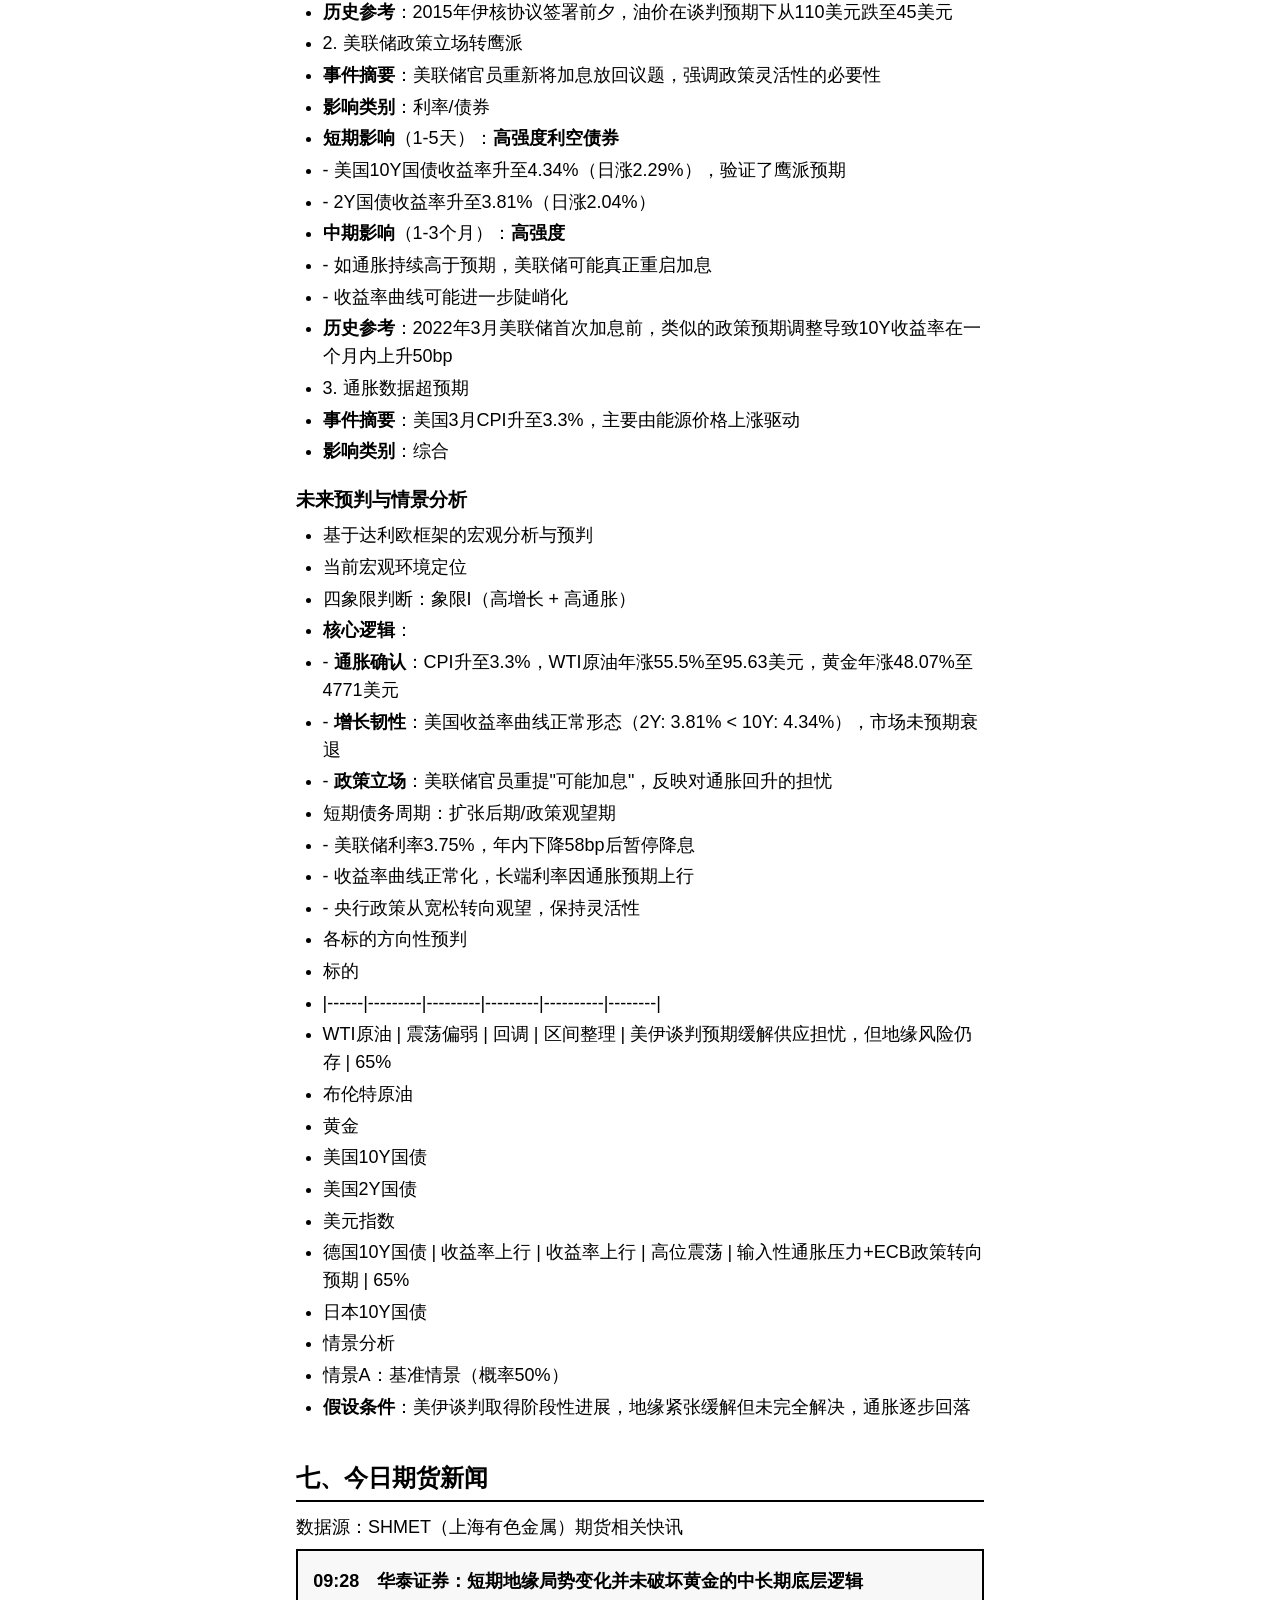
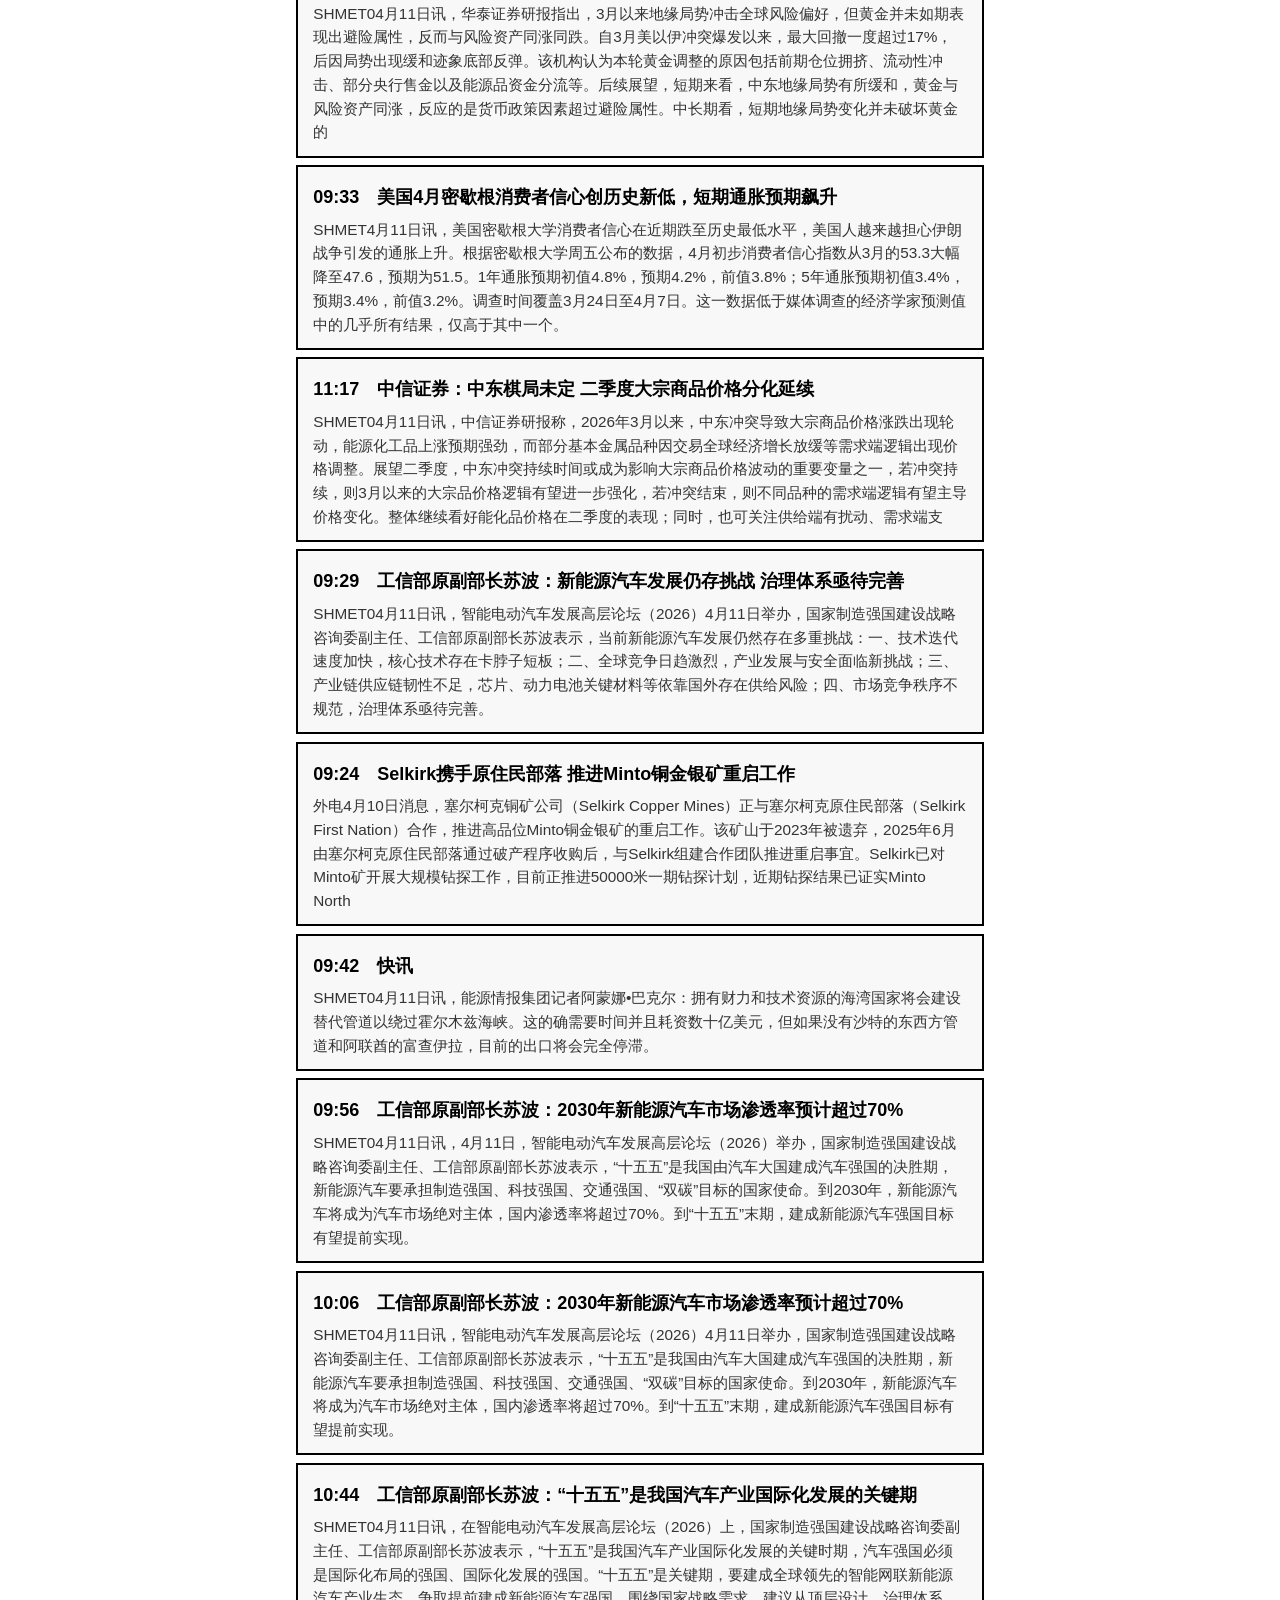
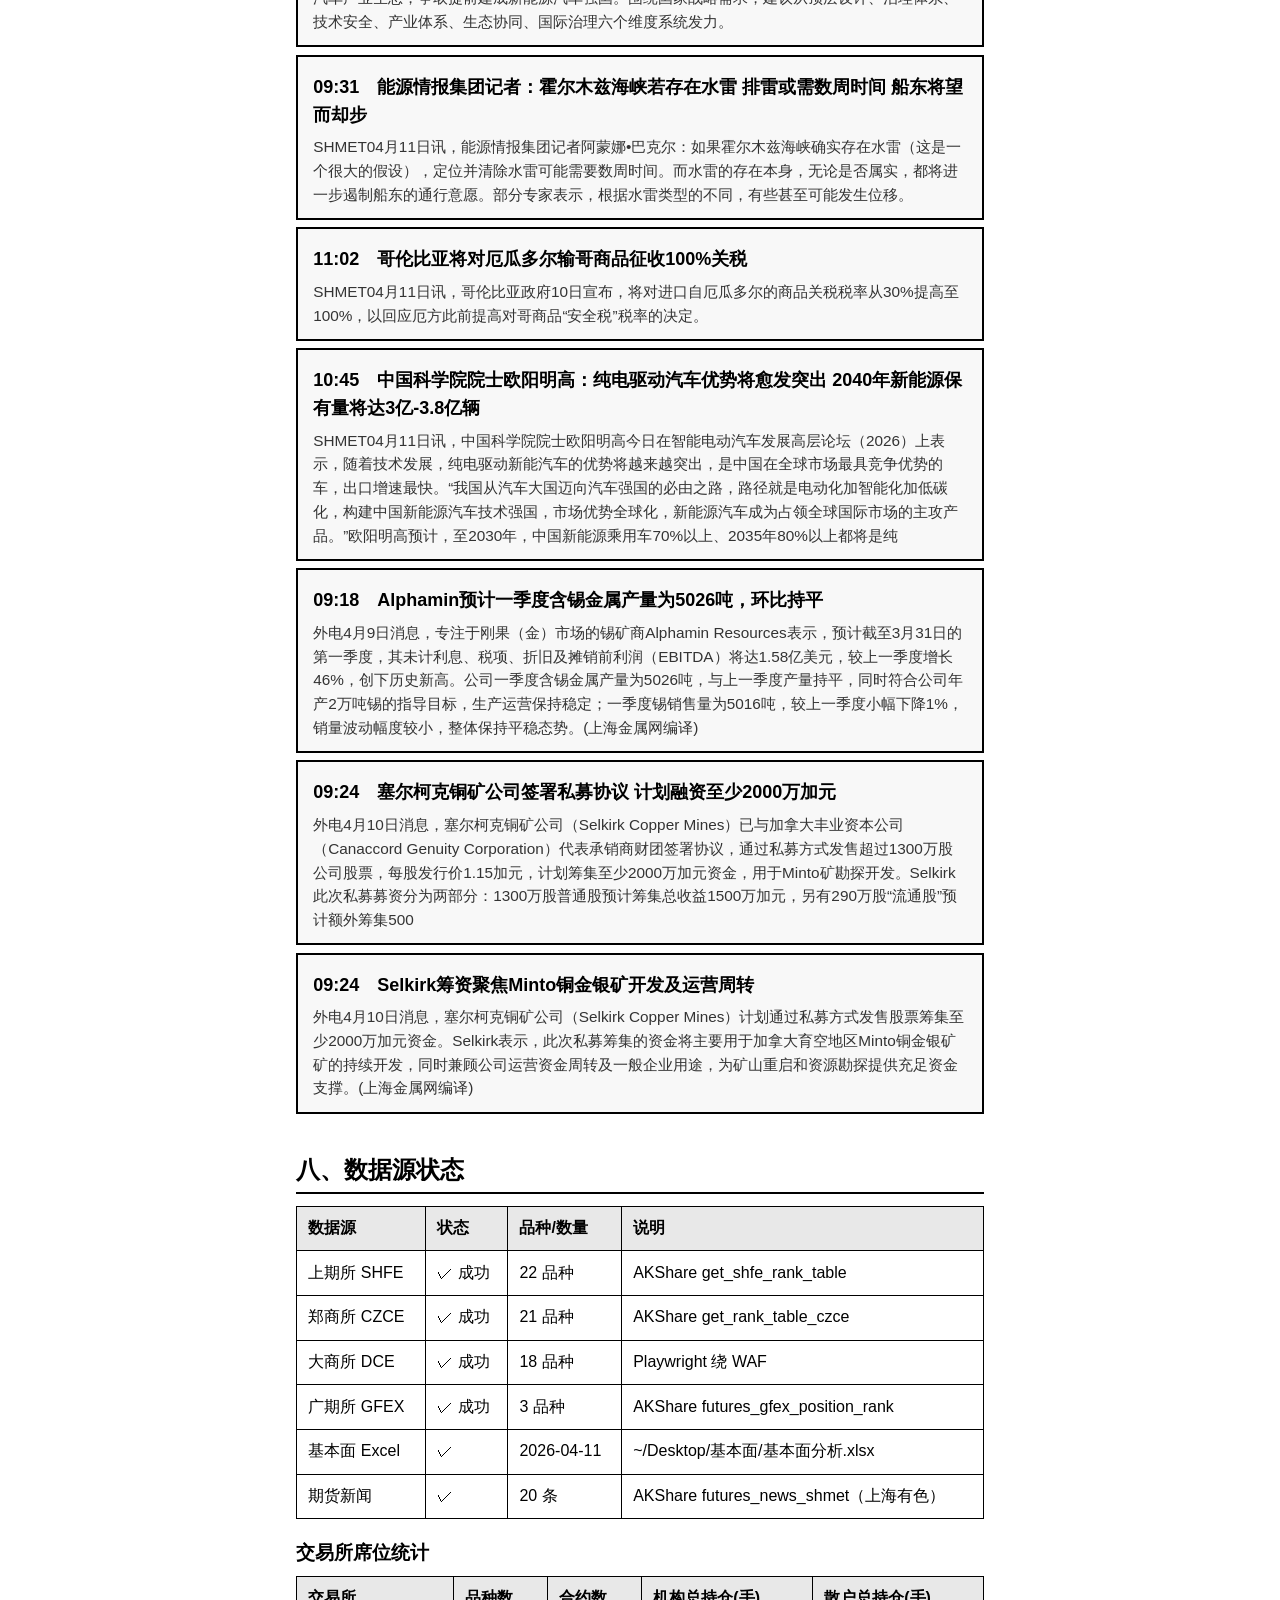
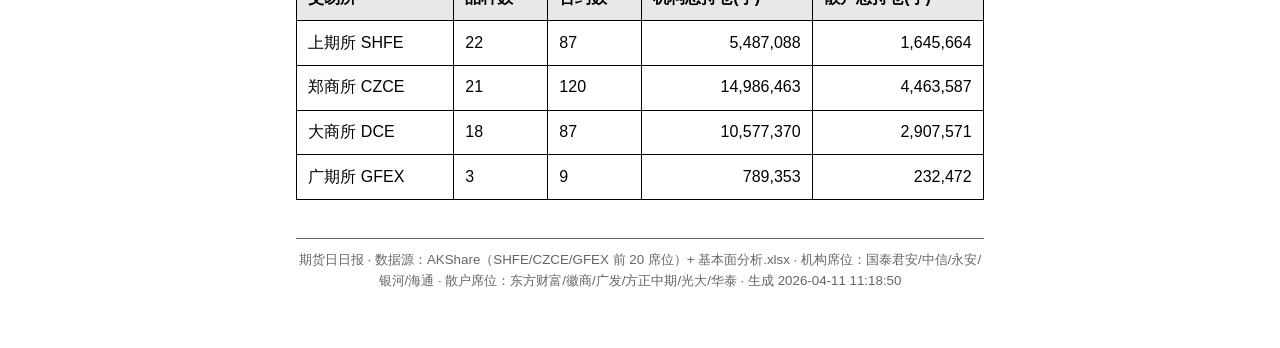
<file: data/futures/期货日日报_2026-04-10.html>
<!DOCTYPE html>
<html lang="zh-CN">
<head>
<meta charset="UTF-8">
<title>期货日日报 2026-04-10</title>
<style>
@page { size: A4 portrait; margin: 14mm 14mm; }
html, body {
  background: #ffffff;
  color: #000000;
  font-family: "PingFang SC", "Hiragino Sans GB", "Microsoft YaHei", sans-serif;
  font-size: 13.5pt;
  line-height: 1.55;
  margin: 0;
  padding: 0;
}
.page { max-width: 182mm; margin: 0 auto; padding: 0 0 15mm 0; }
h1 {
  font-size: 26pt;
  text-align: center;
  margin: 0 0 2mm 0;
  letter-spacing: 3px;
  border-bottom: 3px solid #000;
  padding-bottom: 3mm;
}
.subtitle {
  text-align: center;
  font-size: 12pt;
  margin-bottom: 8mm;
  color: #333;
}
h2 {
  font-size: 18pt;
  border-bottom: 2px solid #000;
  padding: 2mm 0 1mm 0;
  margin: 8mm 0 3mm 0;
  page-break-after: avoid;
}
h3 {
  font-size: 14.5pt;
  margin: 5mm 0 2mm 0;
  page-break-after: avoid;
}
h4 {
  font-size: 13pt;
  margin: 3mm 0 1mm 0;
  page-break-after: avoid;
}
table {
  width: 100%;
  border-collapse: collapse;
  margin: 2mm 0 4mm 0;
  font-size: 12pt;
  page-break-inside: auto;
}
tr {
  page-break-inside: avoid;
  page-break-after: auto;
}
thead {
  display: table-header-group;
}
tfoot {
  display: table-footer-group;
}
th, td {
  border: 1px solid #000;
  padding: 2.5mm 3mm;
  text-align: left;
  vertical-align: middle;
}
th {
  background: #e8e8e8;
  font-weight: bold;
  font-size: 12pt;
}
td.num { text-align: right; font-variant-numeric: tabular-nums; }
td.sym { font-weight: bold; font-size: 14pt; }
td.big { font-size: 14pt; font-weight: bold; text-align: center; }
p { margin: 1.5mm 0; }
ul { margin: 2mm 0 4mm 0; padding-left: 7mm; }
li { margin: 1mm 0; }
.section { margin-bottom: 6mm; }
.callout {
  border: 2px solid #000;
  padding: 3mm 4mm;
  margin: 3mm 0;
  background: #f8f8f8;
  page-break-inside: avoid;
}
.summary {
  border: 3px solid #000;
  padding: 4mm 5mm;
  margin: 4mm 0 6mm 0;
  page-break-inside: avoid;
}
.summary h2 { margin-top: 0; border: none; padding: 0; font-size: 16pt; }
.warn { background: #fff5f5; }
.footer {
  margin-top: 10mm;
  padding-top: 3mm;
  border-top: 1px solid #666;
  font-size: 10pt;
  color: #666;
  text-align: center;
}
.nowrap { white-space: nowrap; }
@media print {
  body { -webkit-print-color-adjust: exact; }
  .page { max-width: 100%; }
}
</style>
</head>
<body>
<div class="page">
<h1>期货日日报</h1>
<div class="subtitle">2026 年 04 月 10 日　生成于 11:18　交易日 2026-04-10</div>
<div class="summary"><h2>执行摘要</h2><p><b>✓ 席位数据已采集</b>：64 个品种，检出 <b>42</b> 个散户-机构分歧信号。</p><p><b>⬆ 做多最强信号</b>（机构多 + 散户空）：<b>甲醇(MA)</b>（机构 +174,063手 / +54.13亿）、<b>聚丙烯(PP)</b>（机构 +50,658手 / +21.09亿）、<b>豆二(B)</b>（机构 +15,145手 / +5.49亿）</p><p><b>⬇ 做空最强信号</b>（机构空 + 散户多）：<b>玻璃(FG)</b>（机构 -354,391手 / -68.89亿）、<b>棉花(CF)</b>（机构 -236,160手 / -185.21亿）、<b>白糖(SR)</b>（机构 -231,115手 / -122.68亿）</p><p><b>✓ 基本面已同步</b>：数据日期 2026-04-11</p></div><div class="section"><h2>一、操作建议（资金面 + 1h 技术面双重确认）</h2><p><b>筛选规则</b>：只推荐 1 小时趋势方向与机构一致的品种（资金面与技术面共振）。矛盾品种单独列出，建议观望。</p><h3>⬆ 做多推荐（机构多头 + 1h 趋势向上）</h3><p>暂无符合双重确认的做多品种。</p><h3>⬇ 做空推荐（机构空头 + 1h 趋势向下）</h3><table><tr><th>品种</th><th>机构净持仓</th><th>机构金额</th><th>1h 趋势</th><th>1h 价</th><th>EMA20</th><th>操作</th></tr><tr><td class="sym">玻璃(FG)</td><td class="num">-354,391</td><td class="num"><b>-68.89亿</b></td><td><b>空头排列</b>｜RSI 44｜金叉向上</td><td class="num">972</td><td class="num">972</td><td class="big">做空</td></tr><tr><td class="sym">白糖(SR)</td><td class="num">-231,115</td><td class="num"><b>-122.68亿</b></td><td><b>空头排列</b>｜RSI 57｜金叉回落</td><td class="num">5,309</td><td class="num">5,314</td><td class="big">做空</td></tr><tr><td class="sym">生猪(LH)</td><td class="num">-53,278</td><td class="num"><b>-77.91亿</b></td><td><b>空头排列</b>｜RSI 35｜金叉回落</td><td class="num">9,140</td><td class="num">9,304</td><td class="big">做空</td></tr></table><h3>⚠ 资金面与技术面矛盾（观望）</h3><p>机构资金方向与 1 小时技术趋势不一致的品种。可能处于震荡或反转期，不建议入场。</p><table><tr><th>品种</th><th>资金方向</th><th>机构金额</th><th>1h 趋势</th><th>矛盾点</th></tr><tr><td class="sym">甲醇(MA)</td><td>机构做多</td><td class="num">+54.13亿</td><td>偏空｜RSI 48</td><td>方向冲突</td></tr><tr><td class="sym">聚丙烯(PP)</td><td>机构做多</td><td class="num">+21.09亿</td><td>偏空｜RSI 47</td><td>方向冲突</td></tr><tr><td class="sym">棉花(CF)</td><td>机构做空</td><td class="num">-185.21亿</td><td>多头排列｜RSI 81</td><td>方向冲突</td></tr><tr><td class="sym">纯碱(SA)</td><td>机构做空</td><td class="num">-72.98亿</td><td>震荡｜RSI 53</td><td>方向冲突</td></tr></table><p style="font-size:11pt;color:#666;">⏳ 3 个品种未能获取 1h 技术数据，未纳入推荐：豆二(B)、铁矿石(I)、铝(AL)</p><h3>风控提示</h3><ul><li>席位数据为 T-1 盘后数据，存在 1 日滞后</li><li>推荐品种需同时满足：机构资金分歧 + 1h 技术趋势一致</li><li>1h 趋势基于 EMA20/50/100 排列 + MACD 柱状图方向判断</li><li>分歧强度仅反映持仓手数差异，实际仓位成本和杠杆需结合行情判断</li><li>建议结合日线级别的支撑阻力位设定止损</li></ul></div><div class="section"><h2>二、国泰君安全品种持仓</h2><p>从席位数据中提取的"国泰君安"持仓（机构基准席位）。金额 = 净手数 × 合约乘数 × 主力合约最新价。</p><table><tr><th>品种</th><th>多头(手)</th><th>空头(手)</th><th>净持仓</th><th>主力价</th><th>净金额</th><th>方向</th></tr><tr><td class="sym">黄金(AU)</td><td class="num">35,504</td><td class="num">7,544</td><td class="num">+27,960</td><td class="num">1,052</td><td class="num"><b>+294.01亿</b></td><td class="big">做多</td></tr><tr><td class="sym">豆粕(M)</td><td class="num">450,405</td><td class="num">303,033</td><td class="num">+147,372</td><td class="num">2,982</td><td class="num"><b>+43.95亿</b></td><td class="big">做多</td></tr><tr><td class="sym">豆油(Y)</td><td class="num">107,568</td><td class="num">56,448</td><td class="num">+51,120</td><td class="num">8,463</td><td class="num"><b>+43.26亿</b></td><td class="big">做多</td></tr><tr><td class="sym">镍(NI)</td><td class="num">22,082</td><td class="num">51,817</td><td class="num">-29,735</td><td class="num">133,480</td><td class="num"><b>-39.69亿</b></td><td class="big">做空</td></tr><tr><td class="sym">生猪(LH)</td><td class="num">27,768</td><td class="num">49,429</td><td class="num">-21,661</td><td class="num">9,140</td><td class="num"><b>-31.68亿</b></td><td class="big">做空</td></tr><tr><td class="sym">菜粕(RM)</td><td class="num">112,603</td><td class="num">247,460</td><td class="num">-134,857</td><td class="num">2,346</td><td class="num"><b>-31.64亿</b></td><td class="big">做空</td></tr><tr><td class="sym">碳酸锂(LC)</td><td class="num">51,221</td><td class="num">70,921</td><td class="num">-19,700</td><td class="num">157,600</td><td class="num"><b>-31.05亿</b></td><td class="big">做空</td></tr><tr><td class="sym">对二甲苯(PX)</td><td class="num">88,631</td><td class="num">156,483</td><td class="num">-67,852</td><td class="num">8,930</td><td class="num"><b>-30.30亿</b></td><td class="big">做空</td></tr><tr><td class="sym">热轧卷板(HC)</td><td class="num">228,442</td><td class="num">309,211</td><td class="num">-80,769</td><td class="num">3,273</td><td class="num"><b>-26.44亿</b></td><td class="big">做空</td></tr><tr><td class="sym">螺纹钢(RB)</td><td class="num">149,376</td><td class="num">234,543</td><td class="num">-85,167</td><td class="num">3,093</td><td class="num"><b>-26.34亿</b></td><td class="big">做空</td></tr><tr><td class="sym">棕榈油(P)</td><td class="num">50,597</td><td class="num">24,742</td><td class="num">+25,855</td><td class="num">9,540</td><td class="num"><b>+24.67亿</b></td><td class="big">做多</td></tr><tr><td class="sym">焦煤(JM)</td><td class="num">30,849</td><td class="num">68,898</td><td class="num">-38,049</td><td class="num">1,061</td><td class="num"><b>-24.22亿</b></td><td class="big">做空</td></tr><tr><td class="sym">甲醇(MA)</td><td class="num">276,469</td><td class="num">198,870</td><td class="num">+77,599</td><td class="num">3,110</td><td class="num"><b>+24.13亿</b></td><td class="big">做多</td></tr><tr><td class="sym">PTA(TA)</td><td class="num">503,745</td><td class="num">580,720</td><td class="num">-76,975</td><td class="num">6,256</td><td class="num"><b>-24.08亿</b></td><td class="big">做空</td></tr><tr><td class="sym">天然橡胶(RU)</td><td class="num">20,272</td><td class="num">33,644</td><td class="num">-13,372</td><td class="num">16,765</td><td class="num"><b>-22.42亿</b></td><td class="big">做空</td></tr><tr><td class="sym">白银(AG)</td><td class="num">23,346</td><td class="num">15,601</td><td class="num">+7,745</td><td class="num">18,880</td><td class="num"><b>+21.93亿</b></td><td class="big">做多</td></tr><tr><td class="sym">玻璃(FG)</td><td class="num">165,340</td><td class="num">277,565</td><td class="num">-112,225</td><td class="num">972</td><td class="num"><b>-21.82亿</b></td><td class="big">做空</td></tr><tr><td class="sym">聚乙烯(L)</td><td class="num">52,404</td><td class="num">100,513</td><td class="num">-48,109</td><td class="num">8,102</td><td class="num"><b>-19.49亿</b></td><td class="big">做空</td></tr><tr><td class="sym">乙二醇(EG)</td><td class="num">44,371</td><td class="num">80,672</td><td class="num">-36,301</td><td class="num">4,929</td><td class="num"><b>-17.89亿</b></td><td class="big">做空</td></tr><tr><td class="sym">PVC(V)</td><td class="num">114,204</td><td class="num">179,556</td><td class="num">-65,352</td><td class="num">5,074</td><td class="num"><b>-16.58亿</b></td><td class="big">做空</td></tr><tr><td class="sym">纯碱(SA)</td><td class="num">120,588</td><td class="num">188,698</td><td class="num">-68,110</td><td class="num">1,154</td><td class="num"><b>-15.72亿</b></td><td class="big">做空</td></tr><tr><td class="sym">铝(AL)</td><td class="num">67,957</td><td class="num">55,489</td><td class="num">+12,468</td><td class="num">24,765</td><td class="num"><b>+15.44亿</b></td><td class="big">做多</td></tr><tr><td class="sym">20号胶(NR)</td><td class="num">9,570</td><td class="num">18,625</td><td class="num">-9,055</td><td class="num">13,815</td><td class="num"><b>-12.51亿</b></td><td class="big">做空</td></tr><tr><td class="sym">氧化铝(AO)</td><td class="num">28,175</td><td class="num">48,453</td><td class="num">-20,278</td><td class="num">2,646</td><td class="num"><b>-10.73亿</b></td><td class="big">做空</td></tr><tr><td class="sym">尿素(UR)</td><td class="num">37,488</td><td class="num">65,794</td><td class="num">-28,306</td><td class="num">1,829</td><td class="num"><b>-10.35亿</b></td><td class="big">做空</td></tr></table></div><div class="section"><h2>三、散户 vs 机构分歧信号</h2><p><b>核心逻辑</b>：机构席位（国泰君安 / 中信 / 永安 / 银河 / 海通）与散户席位（东方财富 / 徽商 / 广发 / 方正中期 / 光大 / 华泰）持仓方向相反的品种。跟机构做。</p><table><tr><th>#</th><th>品种</th><th>机构净持仓</th><th>机构金额</th><th>散户净持仓</th><th>散户金额</th><th>GTJA 净</th><th>GTJA 金额</th><th>跟机构</th></tr><tr><td class="num">1</td><td class="sym">玻璃(FG)</td><td class="num">-354,391</td><td class="num"><b>-68.89亿</b></td><td class="num">+213,087</td><td class="num">+41.42亿</td><td class="num">-112,225</td><td class="num">-21.82亿</td><td class="big">做空</td></tr><tr><td class="num">2</td><td class="sym">棉花(CF)</td><td class="num">-236,160</td><td class="num"><b>-185.21亿</b></td><td class="num">+105,158</td><td class="num">+82.47亿</td><td class="num">-6,686</td><td class="num">-5.24亿</td><td class="big">做空</td></tr><tr><td class="num">3</td><td class="sym">甲醇(MA)</td><td class="num">+174,063</td><td class="num"><b>+54.13亿</b></td><td class="num">-105,019</td><td class="num">-32.66亿</td><td class="num">+77,599</td><td class="num">+24.13亿</td><td class="big">做多</td></tr><tr><td class="num">4</td><td class="sym">白糖(SR)</td><td class="num">-231,115</td><td class="num"><b>-122.68亿</b></td><td class="num">+92,330</td><td class="num">+49.01亿</td><td class="num">+9,118</td><td class="num">+4.84亿</td><td class="big">做空</td></tr><tr><td class="num">5</td><td class="sym">纯碱(SA)</td><td class="num">-316,203</td><td class="num"><b>-72.98亿</b></td><td class="num">+62,643</td><td class="num">+14.46亿</td><td class="num">-68,110</td><td class="num">-15.72亿</td><td class="big">做空</td></tr><tr><td class="num">6</td><td class="sym">生猪(LH)</td><td class="num">-53,278</td><td class="num"><b>-77.91亿</b></td><td class="num">+48,178</td><td class="num">+70.46亿</td><td class="num">-21,661</td><td class="num">-31.68亿</td><td class="big">做空</td></tr><tr><td class="num">7</td><td class="sym">菜粕(RM)</td><td class="num">-288,147</td><td class="num"><b>-67.60亿</b></td><td class="num">+33,169</td><td class="num">+7.78亿</td><td class="num">-134,857</td><td class="num">-31.64亿</td><td class="big">做空</td></tr><tr><td class="num">8</td><td class="sym">氧化铝(AO)</td><td class="num">-87,620</td><td class="num"><b>-46.37亿</b></td><td class="num">+33,139</td><td class="num">+17.54亿</td><td class="num">-20,278</td><td class="num">-10.73亿</td><td class="big">做空</td></tr><tr><td class="num">9</td><td class="sym">焦煤(JM)</td><td class="num">-81,999</td><td class="num"><b>-52.20亿</b></td><td class="num">+32,038</td><td class="num">+20.40亿</td><td class="num">-38,049</td><td class="num">-24.22亿</td><td class="big">做空</td></tr><tr><td class="num">10</td><td class="sym">玉米淀粉(CS)</td><td class="num">-51,835</td><td class="num"><b>-14.38亿</b></td><td class="num">+24,591</td><td class="num">+6.82亿</td><td class="num">+18,319</td><td class="num">+5.08亿</td><td class="big">做空</td></tr><tr><td class="num">11</td><td class="sym">螺纹钢(RB)</td><td class="num">-21,100</td><td class="num"><b>-6.53亿</b></td><td class="num">+34,478</td><td class="num">+10.66亿</td><td class="num">-85,167</td><td class="num">-26.34亿</td><td class="big">做空</td></tr><tr><td class="num">12</td><td class="sym">红枣(CJ)</td><td class="num">-32,326</td><td class="num"><b>-14.43亿</b></td><td class="num">+19,087</td><td class="num">+8.52亿</td><td class="num">-17,762</td><td class="num">-7.93亿</td><td class="big">做空</td></tr><tr><td class="num">13</td><td class="sym">聚乙烯(L)</td><td class="num">-22,087</td><td class="num"><b>-8.95亿</b></td><td class="num">+17,582</td><td class="num">+7.12亿</td><td class="num">-48,109</td><td class="num">-19.49亿</td><td class="big">做空</td></tr><tr><td class="num">14</td><td class="sym">聚丙烯(PP)</td><td class="num">+50,658</td><td class="num"><b>+21.09亿</b></td><td class="num">-16,775</td><td class="num">-6.98亿</td><td class="num">-22,148</td><td class="num">-9.22亿</td><td class="big">做多</td></tr><tr><td class="num">15</td><td class="sym">乙二醇(EG)</td><td class="num">-36,021</td><td class="num"><b>-17.75亿</b></td><td class="num">+15,921</td><td class="num">+7.85亿</td><td class="num">-36,301</td><td class="num">-17.89亿</td><td class="big">做空</td></tr><tr><td class="num">16</td><td class="sym">豆二(B)</td><td class="num">+15,145</td><td class="num"><b>+5.49亿</b></td><td class="num">-15,140</td><td class="num">-5.49亿</td><td class="num">-13,459</td><td class="num">-4.88亿</td><td class="big">做多</td></tr><tr><td class="num">17</td><td class="sym">对二甲苯(PX)</td><td class="num">-94,897</td><td class="num"><b>-42.37亿</b></td><td class="num">+13,009</td><td class="num">+5.81亿</td><td class="num">-67,852</td><td class="num">-30.30亿</td><td class="big">做空</td></tr><tr><td class="num">18</td><td class="sym">铁矿石(I)</td><td class="num">+12,626</td><td class="num"><b>+9.55亿</b></td><td class="num">-31,260</td><td class="num">-23.63亿</td><td class="num">-9,370</td><td class="num">-7.08亿</td><td class="big">做多</td></tr><tr><td class="num">19</td><td class="sym">豆一(A)</td><td class="num">-48,742</td><td class="num"><b>-23.80亿</b></td><td class="num">+11,011</td><td class="num">+5.38亿</td><td class="num">+12,578</td><td class="num">+6.14亿</td><td class="big">做空</td></tr><tr><td class="num">20</td><td class="sym">纸浆(SP)</td><td class="num">-31,678</td><td class="num"><b>-15.92亿</b></td><td class="num">+10,337</td><td class="num">+5.20亿</td><td class="num">-4,549</td><td class="num">-2.29亿</td><td class="big">做空</td></tr><tr><td class="num">21</td><td class="sym">尿素(UR)</td><td class="num">-67,860</td><td class="num"><b>-24.82亿</b></td><td class="num">+9,603</td><td class="num">+3.51亿</td><td class="num">-28,306</td><td class="num">-10.35亿</td><td class="big">做空</td></tr><tr><td class="num">22</td><td class="sym">铝(AL)</td><td class="num">+7,478</td><td class="num"><b>+9.26亿</b></td><td class="num">-9,320</td><td class="num">-11.54亿</td><td class="num">+12,468</td><td class="num">+15.44亿</td><td class="big">做多</td></tr><tr><td class="num">23</td><td class="sym">天然橡胶(RU)</td><td class="num">-7,157</td><td class="num"><b>-12.00亿</b></td><td class="num">+10,991</td><td class="num">+18.43亿</td><td class="num">-13,372</td><td class="num">-22.42亿</td><td class="big">做空</td></tr><tr><td class="num">24</td><td class="sym">硅铁(SF)</td><td class="num">-42,080</td><td class="num"><b>-11.94亿</b></td><td class="num">+7,112</td><td class="num">+2.02亿</td><td class="num">-31,938</td><td class="num">-9.06亿</td><td class="big">做空</td></tr><tr><td class="num">25</td><td class="sym">PTA(TA)</td><td class="num">+238,616</td><td class="num"><b>+74.64亿</b></td><td class="num">-7,037</td><td class="num">-2.20亿</td><td class="num">-76,975</td><td class="num">-24.08亿</td><td class="big">做多</td></tr></table></div><div class="section"><h2>四、散户机构同向品种（趋势共识）</h2><p>散户与机构方向一致——无反向信号，但显示该品种存在全市场共识。</p><table><tr><th>品种</th><th>方向</th><th>机构净持仓</th><th>机构金额</th><th>散户净持仓</th><th>散户金额</th></tr><tr><td class="sym">豆粕(M)</td><td class="big">做空</td><td class="num">-172,205</td><td class="num"><b>-51.35亿</b></td><td class="num">-50,022</td><td class="num">-14.92亿</td></tr><tr><td class="sym">玉米(C)</td><td class="big">做多</td><td class="num">+119,273</td><td class="num"><b>+28.35亿</b></td><td class="num">+153,604</td><td class="num">+36.51亿</td></tr><tr><td class="sym">镍(NI)</td><td class="big">做空</td><td class="num">-65,222</td><td class="num"><b>-87.06亿</b></td><td class="num">-8,817</td><td class="num">-11.77亿</td></tr><tr><td class="sym">黄金(AU)</td><td class="big">做多</td><td class="num">+64,560</td><td class="num"><b>+678.87亿</b></td><td class="num">+23,023</td><td class="num">+242.10亿</td></tr><tr><td class="sym">锰硅(SM)</td><td class="big">做空</td><td class="num">-44,839</td><td class="num"><b>-13.72亿</b></td><td class="num">-1,959</td><td class="num">-5995万</td></tr><tr><td class="sym">碳酸锂(LC)</td><td class="big">做空</td><td class="num">-33,895</td><td class="num"><b>-53.42亿</b></td><td class="num">-8,647</td><td class="num">-13.63亿</td></tr><tr><td class="sym">花生(PK)</td><td class="big">做多</td><td class="num">+23,028</td><td class="num"><b>+9.69亿</b></td><td class="num">+16,861</td><td class="num">+7.09亿</td></tr><tr><td class="sym">白银(AG)</td><td class="big">做多</td><td class="num">+16,286</td><td class="num"><b>+46.12亿</b></td><td class="num">+32,315</td><td class="num">+91.52亿</td></tr><tr><td class="sym">苯乙烯(EB)</td><td class="big">做多</td><td class="num">+13,782</td><td class="num"><b>+6.82亿</b></td><td class="num">+3,907</td><td class="num">+1.93亿</td></tr><tr><td class="sym">铅(PB)</td><td class="big">做多</td><td class="num">+10,133</td><td class="num"><b>+8.40亿</b></td><td class="num">+7,754</td><td class="num">+6.43亿</td></tr><tr><td class="sym">铜(CU)</td><td class="big">做空</td><td class="num">-9,480</td><td class="num"><b>-47.07亿</b></td><td class="num">-3,001</td><td class="num">-14.90亿</td></tr><tr><td class="sym">不锈钢(SS)</td><td class="big">做空</td><td class="num">-7,462</td><td class="num"><b>-5.49亿</b></td><td class="num">-3,389</td><td class="num">-2.50亿</td></tr><tr><td class="sym">热轧卷板(HC)</td><td class="big">做多</td><td class="num">+6,789</td><td class="num"><b>+2.22亿</b></td><td class="num">+141,120</td><td class="num">+46.19亿</td></tr><tr><td class="sym">烧碱(SH)</td><td class="big">做多</td><td class="num">+4,956</td><td class="num"><b>+3.15亿</b></td><td class="num">+12,907</td><td class="num">+8.20亿</td></tr><tr><td class="sym">沥青(BU)</td><td class="big">做多</td><td class="num">+4,695</td><td class="num"><b>+1.93亿</b></td><td class="num">+4,415</td><td class="num">+1.81亿</td></tr></table></div><div class="section"><h2>五、Top 3 分歧品种席位明细</h2><h3>1. 玻璃(FG) — 跟机构做空 （主力价 972）</h3><p>机构净 -354,391 手（-68.89亿），多 793,689 / 空 1,148,080 ｜ 散户净 +213,087 手（+41.42亿），多 555,115 / 空 342,028 ｜ 合约：FG / FG604 / FG605 / FG606 / FG607</p><table><tr><th>机构做多席位</th><th>手数</th><th>机构做空席位</th><th>手数</th></tr><tr><td>中信期货</td><td class="num">191,866</td><td>中信期货</td><td class="num">310,178</td></tr><tr><td>国泰君安</td><td class="num">165,340</td><td>国泰君安</td><td class="num">277,565</td></tr><tr><td>永安期货</td><td class="num">146,944</td><td>永安期货</td><td class="num">146,317</td></tr><tr><td>银河期货</td><td class="num">108,247</td><td>中金财富</td><td class="num">134,245</td></tr><tr><td>中信建投</td><td class="num">98,247</td><td>银河期货</td><td class="num">131,375</td></tr></table><table><tr><th>散户做多席位</th><th>手数</th><th>散户做空席位</th><th>手数</th></tr><tr><td>华泰期货</td><td class="num">121,676</td><td>华泰期货</td><td class="num">108,045</td></tr><tr><td>方正中期</td><td class="num">109,104</td><td>广发期货</td><td class="num">74,306</td></tr><tr><td>广发期货</td><td class="num">94,246</td><td>方正中期</td><td class="num">67,730</td></tr><tr><td>徽商期货</td><td class="num">86,873</td><td>平安期货</td><td class="num">65,231</td></tr><tr><td>光大期货</td><td class="num">66,028</td><td>光大期货</td><td class="num">16,178</td></tr></table><h3>2. 棉花(CF) — 跟机构做空 （主力价 15,685）</h3><p>机构净 -236,160 手（-185.21亿），多 804,356 / 空 1,040,516 ｜ 散户净 +105,158 手（+82.47亿），多 148,577 / 空 43,419 ｜ 合约：CF / CF605 / CF607 / CF609 / CF611</p><table><tr><th>机构做多席位</th><th>手数</th><th>机构做空席位</th><th>手数</th></tr><tr><td>中信期货</td><td class="num">197,195</td><td>中信期货</td><td class="num">277,938</td></tr><tr><td>国泰君安</td><td class="num">153,155</td><td>中粮期货</td><td class="num">188,944</td></tr><tr><td>银河期货</td><td class="num">108,686</td><td>银河期货</td><td class="num">164,226</td></tr><tr><td>永安期货</td><td class="num">99,928</td><td>国泰君安</td><td class="num">159,841</td></tr><tr><td>中粮期货</td><td class="num">92,806</td><td>永安期货</td><td class="num">148,915</td></tr></table><table><tr><th>散户做多席位</th><th>手数</th><th>散户做空席位</th><th>手数</th></tr><tr><td>华泰期货</td><td class="num">45,947</td><td>华泰期货</td><td class="num">35,338</td></tr><tr><td>光大期货</td><td class="num">40,061</td><td>方正中期</td><td class="num">4,864</td></tr><tr><td>广发期货</td><td class="num">35,685</td><td>平安期货</td><td class="num">2,709</td></tr><tr><td>方正中期</td><td class="num">11,053</td><td>广发期货</td><td class="num">508</td></tr><tr><td>徽商期货</td><td class="num">9,257</td><td></td><td></td></tr></table><h3>3. 甲醇(MA) — 跟机构做多 （主力价 3,110）</h3><p>机构净 +174,063 手（+54.13亿），多 735,055 / 空 560,992 ｜ 散户净 -105,019 手（-32.66亿），多 167,083 / 空 272,102 ｜ 合约：MA / MA604 / MA605 / MA606 / MA607</p><table><tr><th>机构做多席位</th><th>手数</th><th>机构做空席位</th><th>手数</th></tr><tr><td>国泰君安</td><td class="num">276,469</td><td>国泰君安</td><td class="num">198,870</td></tr><tr><td>中信期货</td><td class="num">231,272</td><td>中信期货</td><td class="num">189,023</td></tr><tr><td>永安期货</td><td class="num">116,574</td><td>永安期货</td><td class="num">75,527</td></tr><tr><td>中信建投</td><td class="num">39,708</td><td>中信建投</td><td class="num">51,044</td></tr><tr><td>银河期货</td><td class="num">36,720</td><td>银河期货</td><td class="num">39,404</td></tr></table><table><tr><th>散户做多席位</th><th>手数</th><th>散户做空席位</th><th>手数</th></tr><tr><td>华泰期货</td><td class="num">59,737</td><td>华泰期货</td><td class="num">124,614</td></tr><tr><td>广发期货</td><td class="num">55,326</td><td>广发期货</td><td class="num">68,327</td></tr><tr><td>徽商期货</td><td class="num">32,010</td><td>方正中期</td><td class="num">40,218</td></tr><tr><td>平安期货</td><td class="num">6,942</td><td>徽商期货</td><td class="num">35,598</td></tr><tr><td>方正中期</td><td class="num">6,247</td><td>平安期货</td><td class="num">1,733</td></tr></table></div><div class="section"><h2>六、宏观基本面快照</h2><h3>国际市场（2026-04-11）</h3><ul><li>标的 | 最新值 | 数据日期 | 状态 | 日变化 | 日变化% | 周变化 | 周变化% | 月变化 | 月变化% | 年变化%</li><li>ECB利率 | 2.15 | 2026-04-10 | ✓ | 0 | 0 | 0 | 0 | 0 | 0 | -0.5</li><li>WTI原油 | 95.63 | 2026-04-10 | ✓ | 0 | 0 | -15.91 | -14.26 | -0.1 | -0.1 | 34.13</li><li>中国央行利率 | 3 | 2026-04-11 | ✓ | 0 | 0 | 0 | 0 | 0.1 | 3.45 | 0.1</li><li>布伦特原油 | 94.45 | 2026-04-10 | ✓ | 0 | 0 | -14.58 | -13.37 | -6.01 | -5.98 | 29.69</li><li>德国10Y国债 | 3.0544 | 2026-04-11 | ✓ | -0.0286 | -0.93 | 0.012 | 0.39 | 0.2477 | 8.83 | 0.5439</li><li>日本10Y国债 | 2.442 | 2026-04-11 | ✓ | 0.08 | 3.39 | 0.047 | 1.96 | 0.332 | 15.73 | 1.132</li><li>日本政策利率 | 0.75 | 2026-04-11 | ✓ | 0 | 0 | 0 | 0 | 0.45 | 150 | 0.45</li><li>美国10Y国债 | 4.34 | 2026-04-11 | ✓ | 0.097 | 2.29 | -0.016 | -0.37 | 0.067 | 1.57 | -0.153</li><li>美国2Y国债 | 3.81 | 2026-04-11 | ✓ | 0.076 | 2.04 | -0.03 | -0.78 | 0.4 | 11.73 | -0.071</li><li>美国30Y国债 | 4.917 | 2026-04-11 | ✓ | 0.072 | 1.49 | -0.017 | -0.34 | 0.032 | 0.66 | 0.04</li><li>美联储利率 | 3.75 | 2026-04-11 | ✓ | 0 | 0 | 0 | 0 | 0.11 | 3.02 | -0.58</li><li>英国10Y国债 | 4.774 | 2026-04-11 | ✓ | -0.065 | -1.34 | -0.093 | -1.91 | 0.3416 | 7.71 | 0.1978</li><li>英国BOE利率 | 3.75 | 2026-04-11 | ✓ | 0 | 0 | 0 | 0</li><li>黄金 | 4771 | 2026-04-10 | ✓ | 0 | 0 | 119.5 | 2.57 | -344.7998 | -6.74 | 1548.8</li></ul><h3>关键新闻与分析</h3><ul><li>基于达利欧框架的今日宏观新闻分析</li><li>核心新闻事件分析</li><li>1. 美伊谈判进展与油价暴跌</li><li><b>事件摘要</b>：伊朗谈判代表团抵达巴基斯坦，美伊谈判在即，特朗普称霍尔木兹海峡将"很快"开放</li><li><b>影响类别</b>：石油/综合</li><li><b>短期影响</b>（1-5天）：<b>高强度利空</b></li><li>  - WTI原油周跌14.26%，布伦特原油周跌13.37%，验证了谈判预期对油价的巨大冲击</li><li>  - 地缘政治风险溢价快速消退</li><li><b>中期影响</b>（1-3个月）：<b>中等强度</b></li><li>  - 如谈判成功，油价可能进一步回落至80-85美元区间</li><li>  - 通胀压力缓解，为央行政策提供更大灵活性</li><li><b>历史参考</b>：2015年伊核协议签署前夕，油价在谈判预期下从110美元跌至45美元</li><li>2. 美联储政策立场转鹰派</li><li><b>事件摘要</b>：美联储官员重新将加息放回议题，强调政策灵活性的必要性</li><li><b>影响类别</b>：利率/债券</li><li><b>短期影响</b>（1-5天）：<b>高强度利空债券</b></li><li>  - 美国10Y国债收益率升至4.34%（日涨2.29%），验证了鹰派预期</li><li>  - 2Y国债收益率升至3.81%（日涨2.04%）</li><li><b>中期影响</b>（1-3个月）：<b>高强度</b></li><li>  - 如通胀持续高于预期，美联储可能真正重启加息</li><li>  - 收益率曲线可能进一步陡峭化</li><li><b>历史参考</b>：2022年3月美联储首次加息前，类似的政策预期调整导致10Y收益率在一个月内上升50bp</li><li>3. 通胀数据超预期</li><li><b>事件摘要</b>：美国3月CPI升至3.3%，主要由能源价格上涨驱动</li><li><b>影响类别</b>：综合</li></ul><h3>未来预判与情景分析</h3><ul><li>基于达利欧框架的宏观分析与预判</li><li>当前宏观环境定位</li><li>四象限判断：象限I（高增长 + 高通胀）</li><li><b>核心逻辑</b>：</li><li>  - <b>通胀确认</b>：CPI升至3.3%，WTI原油年涨55.5%至95.63美元，黄金年涨48.07%至4771美元</li><li>  - <b>增长韧性</b>：美国收益率曲线正常形态（2Y: 3.81% < 10Y: 4.34%），市场未预期衰退</li><li>  - <b>政策立场</b>：美联储官员重提"可能加息"，反映对通胀回升的担忧</li><li>短期债务周期：扩张后期/政策观望期</li><li>  - 美联储利率3.75%，年内下降58bp后暂停降息</li><li>  - 收益率曲线正常化，长端利率因通胀预期上行</li><li>  - 央行政策从宽松转向观望，保持灵活性</li><li>各标的方向性预判</li><li>标的</li><li>|------|---------|---------|---------|----------|--------|</li><li>WTI原油 | 震荡偏弱 | 回调 | 区间整理 | 美伊谈判预期缓解供应担忧，但地缘风险仍存 | 65%</li><li>布伦特原油</li><li>黄金</li><li>美国10Y国债</li><li>美国2Y国债</li><li>美元指数</li><li>德国10Y国债 | 收益率上行 | 收益率上行 | 高位震荡 | 输入性通胀压力+ECB政策转向预期 | 65%</li><li>日本10Y国债</li><li>情景分析</li><li>情景A：基准情景（概率50%）</li><li><b>假设条件</b>：美伊谈判取得阶段性进展，地缘紧张缓解但未完全解决，通胀逐步回落</li></ul></div><div class="section"><h2>七、今日期货新闻</h2><p>数据源：SHMET（上海有色金属）期货相关快讯</p><div class="callout" style="margin:2mm 0;"><p><b class="nowrap">09:28</b>　<b>华泰证券：短期地缘局势变化并未破坏黄金的中长期底层逻辑</b></p><p style="font-size:11.5pt;color:#333;margin:1mm 0 0 0;">SHMET04月11日讯，华泰证券研报指出，3月以来地缘局势冲击全球风险偏好，但黄金并未如期表现出避险属性，反而与风险资产同涨同跌。自3月美以伊冲突爆发以来，最大回撤一度超过17%，后因局势出现缓和迹象底部反弹。该机构认为本轮黄金调整的原因包括前期仓位拥挤、流动性冲击、部分央行售金以及能源品资金分流等。后续展望，短期来看，中东地缘局势有所缓和，黄金与风险资产同涨，反应的是货币政策因素超过避险属性。中长期看，短期地缘局势变化并未破坏黄金的</p></div><div class="callout" style="margin:2mm 0;"><p><b class="nowrap">09:33</b>　<b>美国4月密歇根消费者信心创历史新低，短期通胀预期飙升</b></p><p style="font-size:11.5pt;color:#333;margin:1mm 0 0 0;">SHMET4月11日讯，美国密歇根大学消费者信心在近期跌至历史最低水平，美国人越来越担心伊朗战争引发的通胀上升。根据密歇根大学周五公布的数据，4月初步消费者信心指数从3月的53.3大幅降至47.6，预期为51.5。1年通胀预期初值4.8%，预期4.2%，前值3.8%；5年通胀预期初值3.4%，预期3.4%，前值3.2%。调查时间覆盖3月24日至4月7日。这一数据低于媒体调查的经济学家预测值中的几乎所有结果，仅高于其中一个。</p></div><div class="callout" style="margin:2mm 0;"><p><b class="nowrap">11:17</b>　<b>中信证券：中东棋局未定 二季度大宗商品价格分化延续</b></p><p style="font-size:11.5pt;color:#333;margin:1mm 0 0 0;">SHMET04月11日讯，中信证券研报称，2026年3月以来，中东冲突导致大宗商品价格涨跌出现轮动，能源化工品上涨预期强劲，而部分基本金属品种因交易全球经济增长放缓等需求端逻辑出现价格调整。展望二季度，中东冲突持续时间或成为影响大宗商品价格波动的重要变量之一，若冲突持续，则3月以来的大宗品价格逻辑有望进一步强化，若冲突结束，则不同品种的需求端逻辑有望主导价格变化。整体继续看好能化品价格在二季度的表现；同时，也可关注供给端有扰动、需求端支</p></div><div class="callout" style="margin:2mm 0;"><p><b class="nowrap">09:29</b>　<b>工信部原副部长苏波：新能源汽车发展仍存挑战 治理体系亟待完善</b></p><p style="font-size:11.5pt;color:#333;margin:1mm 0 0 0;">SHMET04月11日讯，智能电动汽车发展高层论坛（2026）4月11日举办，国家制造强国建设战略咨询委副主任、工信部原副部长苏波表示，当前新能源汽车发展仍然存在多重挑战：一、技术迭代速度加快，核心技术存在卡脖子短板；二、全球竞争日趋激烈，产业发展与安全面临新挑战；三、产业链供应链韧性不足，芯片、动力电池关键材料等依靠国外存在供给风险；四、市场竞争秩序不规范，治理体系亟待完善。</p></div><div class="callout" style="margin:2mm 0;"><p><b class="nowrap">09:24</b>　<b>Selkirk携手原住民部落 推进Minto铜金银矿重启工作</b></p><p style="font-size:11.5pt;color:#333;margin:1mm 0 0 0;">外电4月10日消息，塞尔柯克铜矿公司（Selkirk Copper Mines）正与塞尔柯克原住民部落（Selkirk First Nation）合作，推进高品位Minto铜金银矿的重启工作。该矿山于2023年被遗弃，2025年6月由塞尔柯克原住民部落通过破产程序收购后，与Selkirk组建合作团队推进重启事宜。Selkirk已对Minto矿开展大规模钻探工作，目前正推进50000米一期钻探计划，近期钻探结果已证实Minto North</p></div><div class="callout" style="margin:2mm 0;"><p><b class="nowrap">09:42</b>　<b>快讯</b></p><p style="font-size:11.5pt;color:#333;margin:1mm 0 0 0;">SHMET04月11日讯，能源情报集团记者阿蒙娜•巴克尔：拥有财力和技术资源的海湾国家将会建设替代管道以绕过霍尔木兹海峡。这的确需要时间并且耗资数十亿美元，但如果没有沙特的东西方管道和阿联酋的富查伊拉，目前的出口将会完全停滞。</p></div><div class="callout" style="margin:2mm 0;"><p><b class="nowrap">09:56</b>　<b>工信部原副部长苏波：2030年新能源汽车市场渗透率预计超过70%</b></p><p style="font-size:11.5pt;color:#333;margin:1mm 0 0 0;">SHMET04月11日讯，4月11日，智能电动汽车发展高层论坛（2026）举办，国家制造强国建设战略咨询委副主任、工信部原副部长苏波表示，“十五五”是我国由汽车大国建成汽车强国的决胜期，新能源汽车要承担制造强国、科技强国、交通强国、“双碳”目标的国家使命。到2030年，新能源汽车将成为汽车市场绝对主体，国内渗透率将超过70%。到“十五五”末期，建成新能源汽车强国目标有望提前实现。</p></div><div class="callout" style="margin:2mm 0;"><p><b class="nowrap">10:06</b>　<b>工信部原副部长苏波：2030年新能源汽车市场渗透率预计超过70%</b></p><p style="font-size:11.5pt;color:#333;margin:1mm 0 0 0;">SHMET04月11日讯，智能电动汽车发展高层论坛（2026）4月11日举办，国家制造强国建设战略咨询委副主任、工信部原副部长苏波表示，“十五五”是我国由汽车大国建成汽车强国的决胜期，新能源汽车要承担制造强国、科技强国、交通强国、“双碳”目标的国家使命。到2030年，新能源汽车将成为汽车市场绝对主体，国内渗透率将超过70%。到“十五五”末期，建成新能源汽车强国目标有望提前实现。</p></div><div class="callout" style="margin:2mm 0;"><p><b class="nowrap">10:44</b>　<b>工信部原副部长苏波：“十五五”是我国汽车产业国际化发展的关键期</b></p><p style="font-size:11.5pt;color:#333;margin:1mm 0 0 0;">SHMET04月11日讯，在智能电动汽车发展高层论坛（2026）上，国家制造强国建设战略咨询委副主任、工信部原副部长苏波表示，“十五五”是我国汽车产业国际化发展的关键时期，汽车强国必须是国际化布局的强国、国际化发展的强国。“十五五”是关键期，要建成全球领先的智能网联新能源汽车产业生态，争取提前建成新能源汽车强国。围绕国家战略需求，建议从顶层设计、治理体系、技术安全、产业体系、生态协同、国际治理六个维度系统发力。</p></div><div class="callout" style="margin:2mm 0;"><p><b class="nowrap">09:31</b>　<b>能源情报集团记者：霍尔木兹海峡若存在水雷 排雷或需数周时间 船东将望而却步</b></p><p style="font-size:11.5pt;color:#333;margin:1mm 0 0 0;">SHMET04月11日讯，能源情报集团记者阿蒙娜•巴克尔：如果霍尔木兹海峡确实存在水雷（这是一个很大的假设），定位并清除水雷可能需要数周时间。而水雷的存在本身，无论是否属实，都将进一步遏制船东的通行意愿。部分专家表示，根据水雷类型的不同，有些甚至可能发生位移。</p></div><div class="callout" style="margin:2mm 0;"><p><b class="nowrap">11:02</b>　<b>哥伦比亚将对厄瓜多尔输哥商品征收100%关税</b></p><p style="font-size:11.5pt;color:#333;margin:1mm 0 0 0;">SHMET04月11日讯，哥伦比亚政府10日宣布，将对进口自厄瓜多尔的商品关税税率从30%提高至100%，以回应厄方此前提高对哥商品“安全税”税率的决定。</p></div><div class="callout" style="margin:2mm 0;"><p><b class="nowrap">10:45</b>　<b>中国科学院院士欧阳明高：纯电驱动汽车优势将愈发突出 2040年新能源保有量将达3亿-3.8亿辆</b></p><p style="font-size:11.5pt;color:#333;margin:1mm 0 0 0;">SHMET04月11日讯，中国科学院院士欧阳明高今日在智能电动汽车发展高层论坛（2026）上表示，随着技术发展，纯电驱动新能汽车的优势将越来越突出，是中国在全球市场最具竞争优势的车，出口增速最快。“我国从汽车大国迈向汽车强国的必由之路，路径就是电动化加智能化加低碳化，构建中国新能源汽车技术强国，市场优势全球化，新能源汽车成为占领全球国际市场的主攻产品。”欧阳明高预计，至2030年，中国新能源乘用车70%以上、2035年80%以上都将是纯</p></div><div class="callout" style="margin:2mm 0;"><p><b class="nowrap">09:18</b>　<b>Alphamin预计一季度含锡金属产量为5026吨，环比持平</b></p><p style="font-size:11.5pt;color:#333;margin:1mm 0 0 0;">外电4月9日消息，专注于刚果（金）市场的锡矿商Alphamin Resources表示，预计截至3月31日的第一季度，其未计利息、税项、折旧及摊销前利润（EBITDA）将达1.58亿美元，较上一季度增长46%，创下历史新高。公司一季度含锡金属产量为5026吨，与上一季度产量持平，同时符合公司年产2万吨锡的指导目标，生产运营保持稳定；一季度锡销售量为5016吨，较上一季度小幅下降1%，销量波动幅度较小，整体保持平稳态势。(上海金属网编译)</p></div><div class="callout" style="margin:2mm 0;"><p><b class="nowrap">09:24</b>　<b>塞尔柯克铜矿公司签署私募协议 计划融资至少2000万加元</b></p><p style="font-size:11.5pt;color:#333;margin:1mm 0 0 0;">外电4月10日消息，塞尔柯克铜矿公司（Selkirk Copper Mines）已与加拿大丰业资本公司（Canaccord Genuity Corporation）代表承销商财团签署协议，通过私募方式发售超过1300万股公司股票，每股发行价1.15加元，计划筹集至少2000万加元资金，用于Minto矿勘探开发。Selkirk此次私募募资分为两部分：1300万股普通股预计筹集总收益1500万加元，另有290万股“流通股”预计额外筹集500</p></div><div class="callout" style="margin:2mm 0;"><p><b class="nowrap">09:24</b>　<b>Selkirk筹资聚焦Minto铜金银矿开发及运营周转</b></p><p style="font-size:11.5pt;color:#333;margin:1mm 0 0 0;">外电4月10日消息，塞尔柯克铜矿公司（Selkirk Copper Mines）计划通过私募方式发售股票筹集至少2000万加元资金。Selkirk表示，此次私募筹集的资金将主要用于加拿大育空地区Minto铜金银矿矿的持续开发，同时兼顾公司运营资金周转及一般企业用途，为矿山重启和资源勘探提供充足资金支撑。(上海金属网编译)</p></div></div><div class="section"><h2>八、数据源状态</h2><table><tr><th>数据源</th><th>状态</th><th>品种/数量</th><th>说明</th></tr><tr><td>上期所 SHFE</td><td>✓ 成功</td><td>22 品种</td><td>AKShare get_shfe_rank_table</td></tr><tr><td>郑商所 CZCE</td><td>✓ 成功</td><td>21 品种</td><td>AKShare get_rank_table_czce</td></tr><tr><td>大商所 DCE</td><td>✓ 成功</td><td>18 品种</td><td>Playwright 绕 WAF</td></tr><tr><td>广期所 GFEX</td><td>✓ 成功</td><td>3 品种</td><td>AKShare futures_gfex_position_rank</td></tr><tr><td>基本面 Excel</td><td>✓</td><td>2026-04-11</td><td>~/Desktop/基本面/基本面分析.xlsx</td></tr><tr><td>期货新闻</td><td>✓</td><td>20 条</td><td>AKShare futures_news_shmet（上海有色）</td></tr></table><h3>交易所席位统计</h3><table><tr><th>交易所</th><th>品种数</th><th>合约数</th><th>机构总持仓(手)</th><th>散户总持仓(手)</th></tr><tr><td>上期所 SHFE</td><td>22</td><td>87</td><td class="num">5,487,088</td><td class="num">1,645,664</td></tr><tr><td>郑商所 CZCE</td><td>21</td><td>120</td><td class="num">14,986,463</td><td class="num">4,463,587</td></tr><tr><td>大商所 DCE</td><td>18</td><td>87</td><td class="num">10,577,370</td><td class="num">2,907,571</td></tr><tr><td>广期所 GFEX</td><td>3</td><td>9</td><td class="num">789,353</td><td class="num">232,472</td></tr></table></div>
<div class="footer">期货日日报 · 数据源：AKShare（SHFE/CZCE/GFEX 前 20 席位）+ 基本面分析.xlsx · 机构席位：国泰君安/中信/永安/银河/海通 · 散户席位：东方财富/徽商/广发/方正中期/光大/华泰 · 生成 2026-04-11 11:18:50</div>
</div>
</body>
</html>
</file>
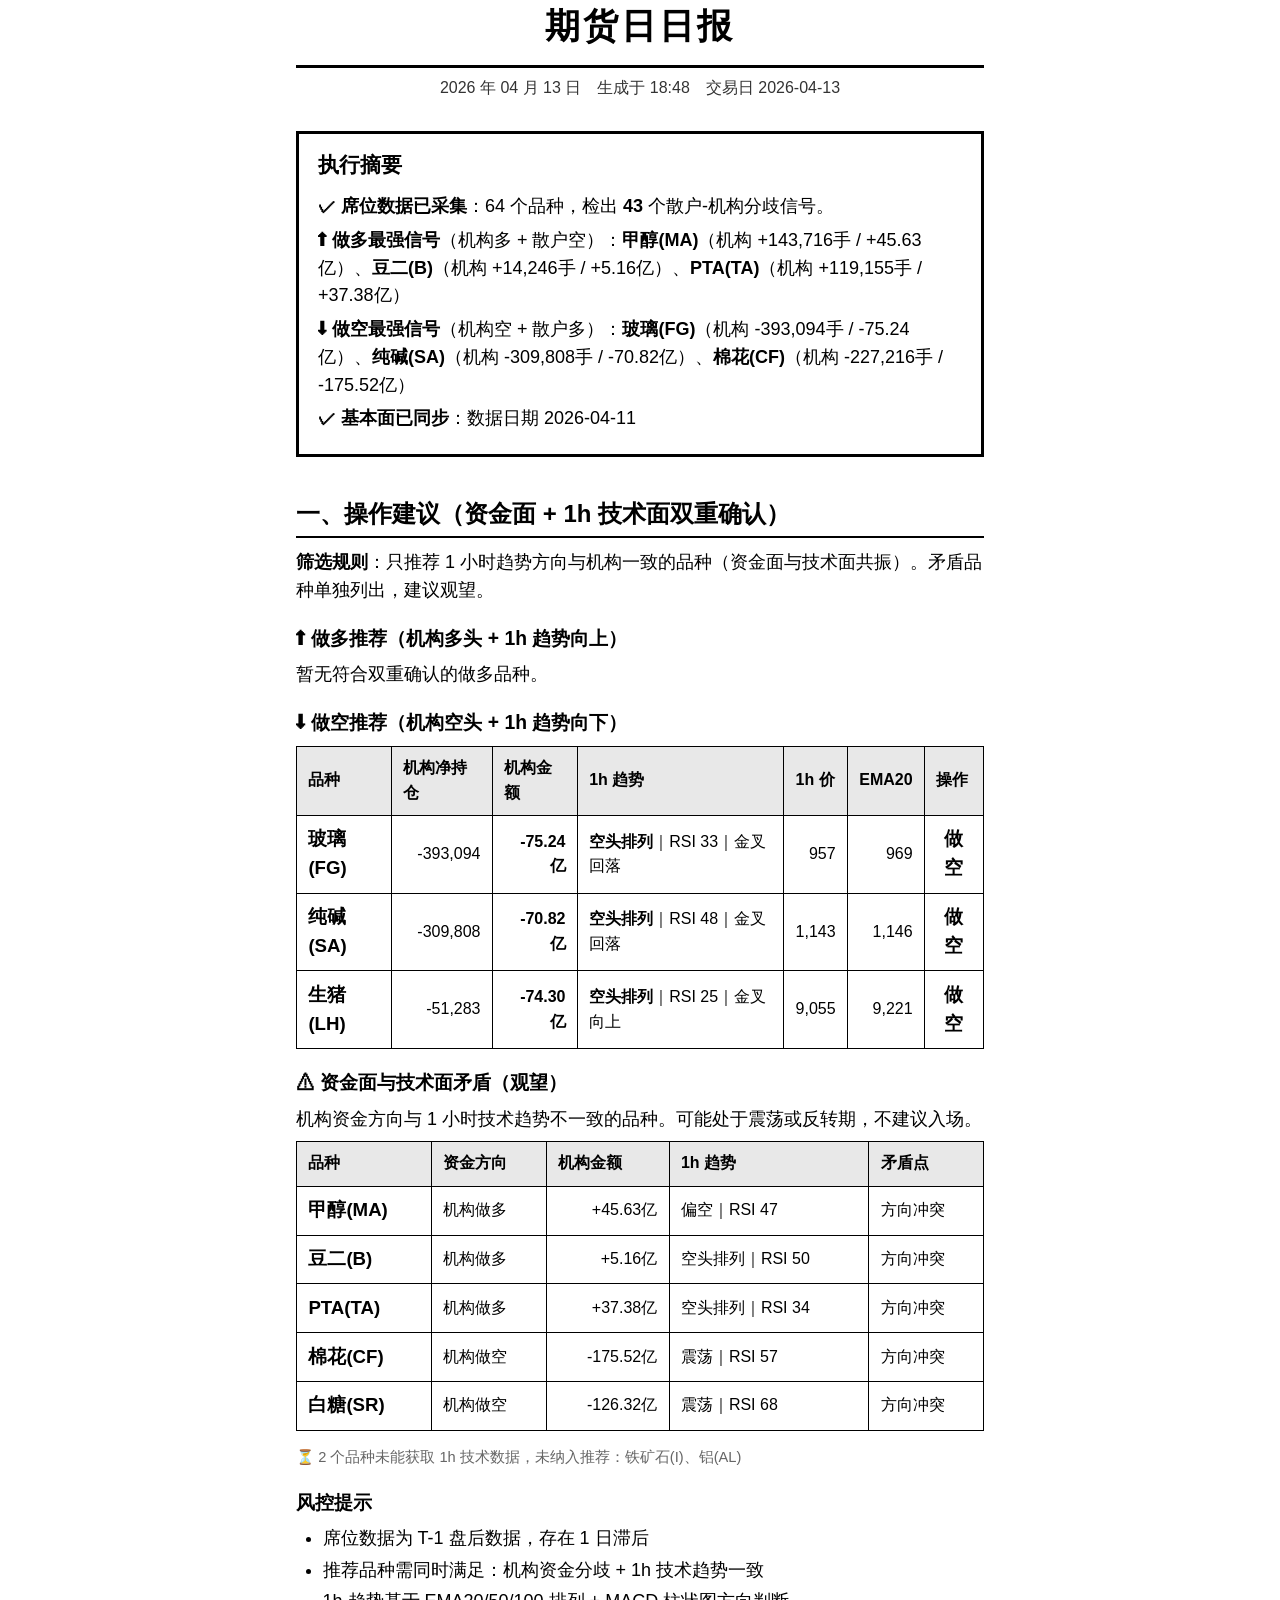
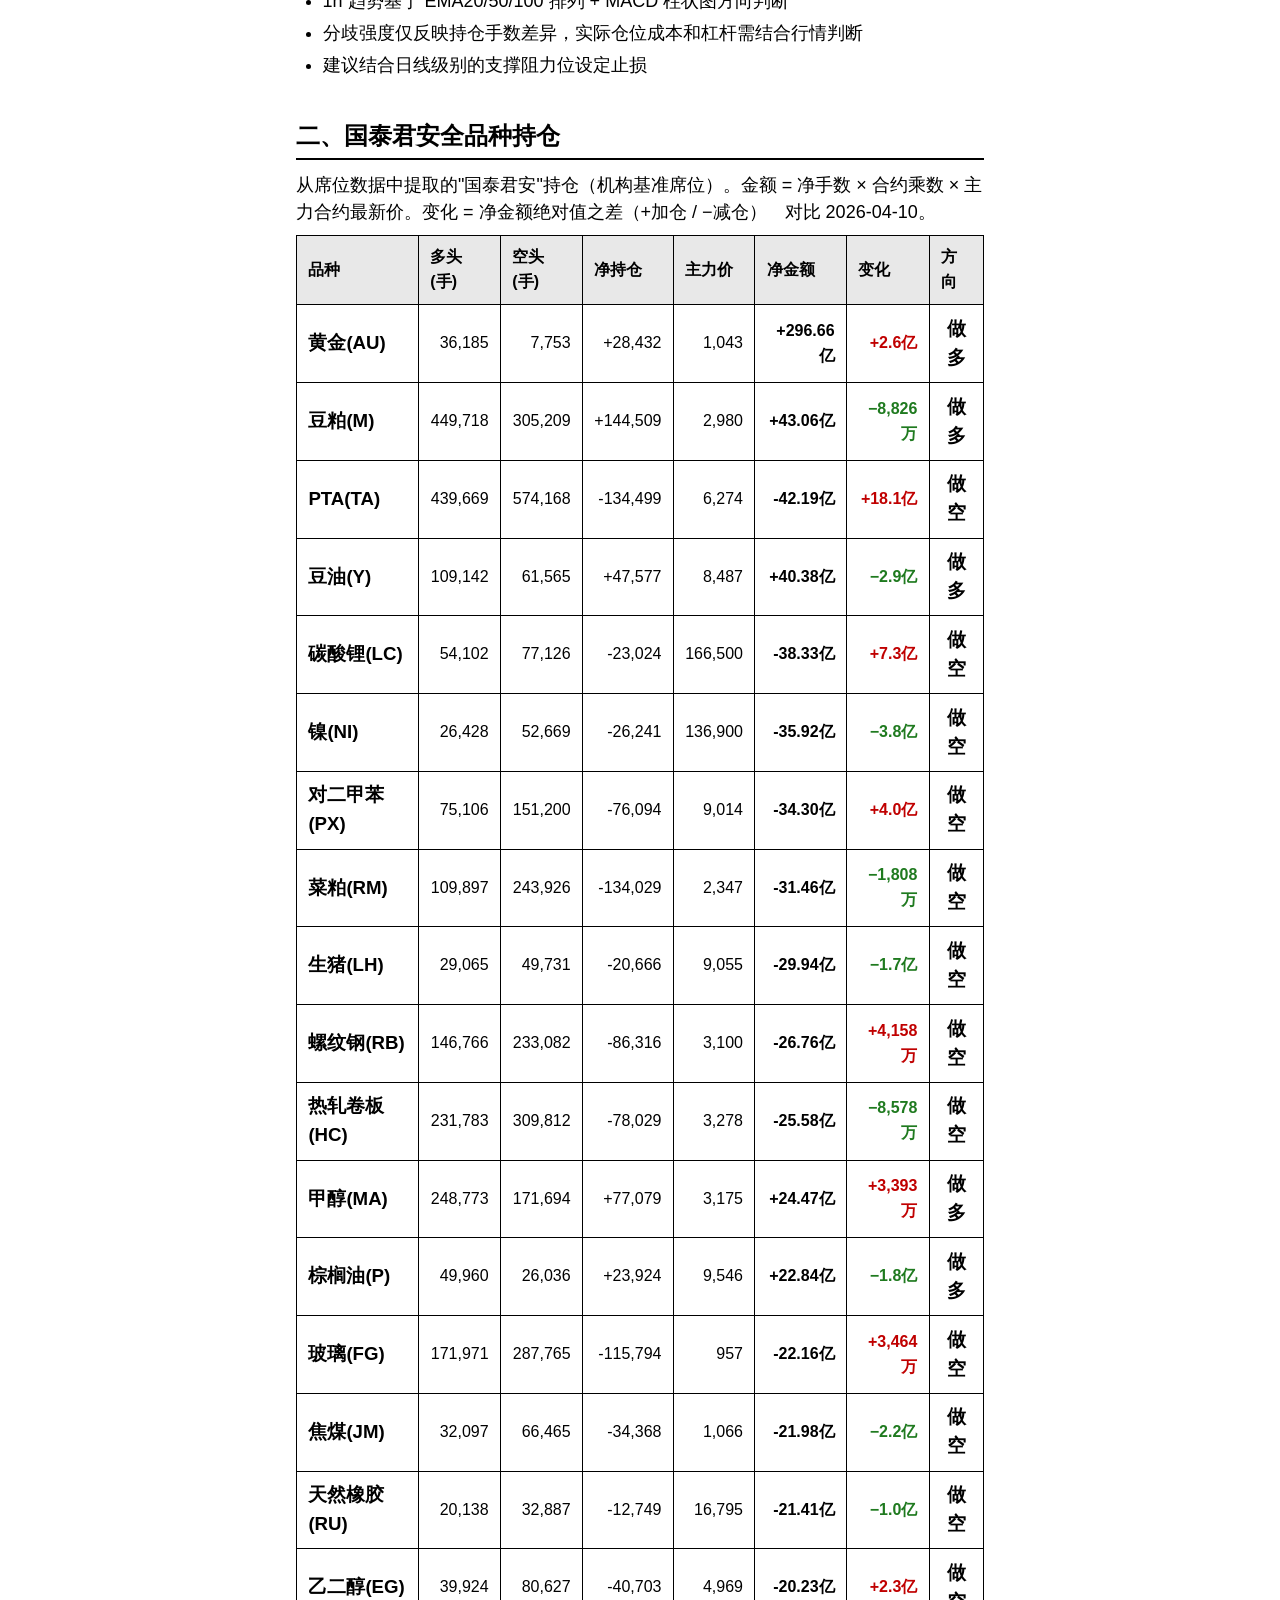
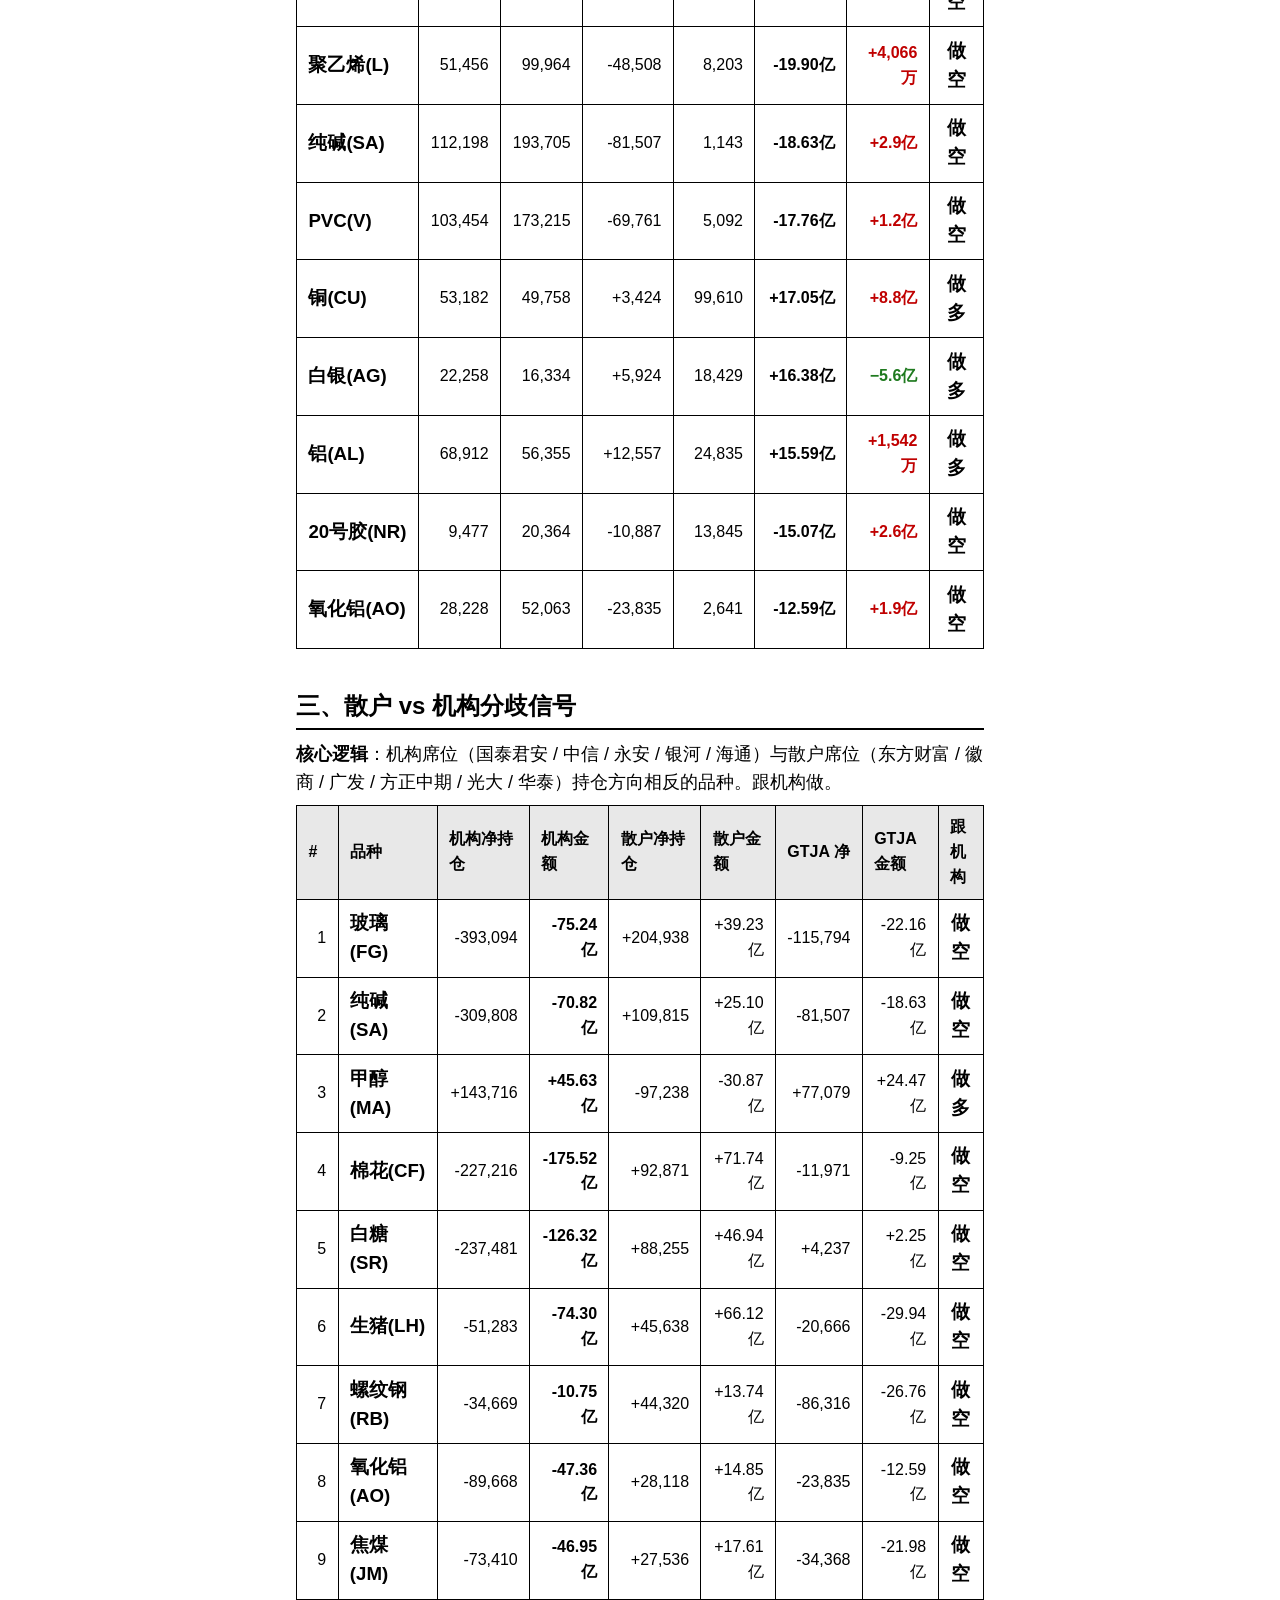
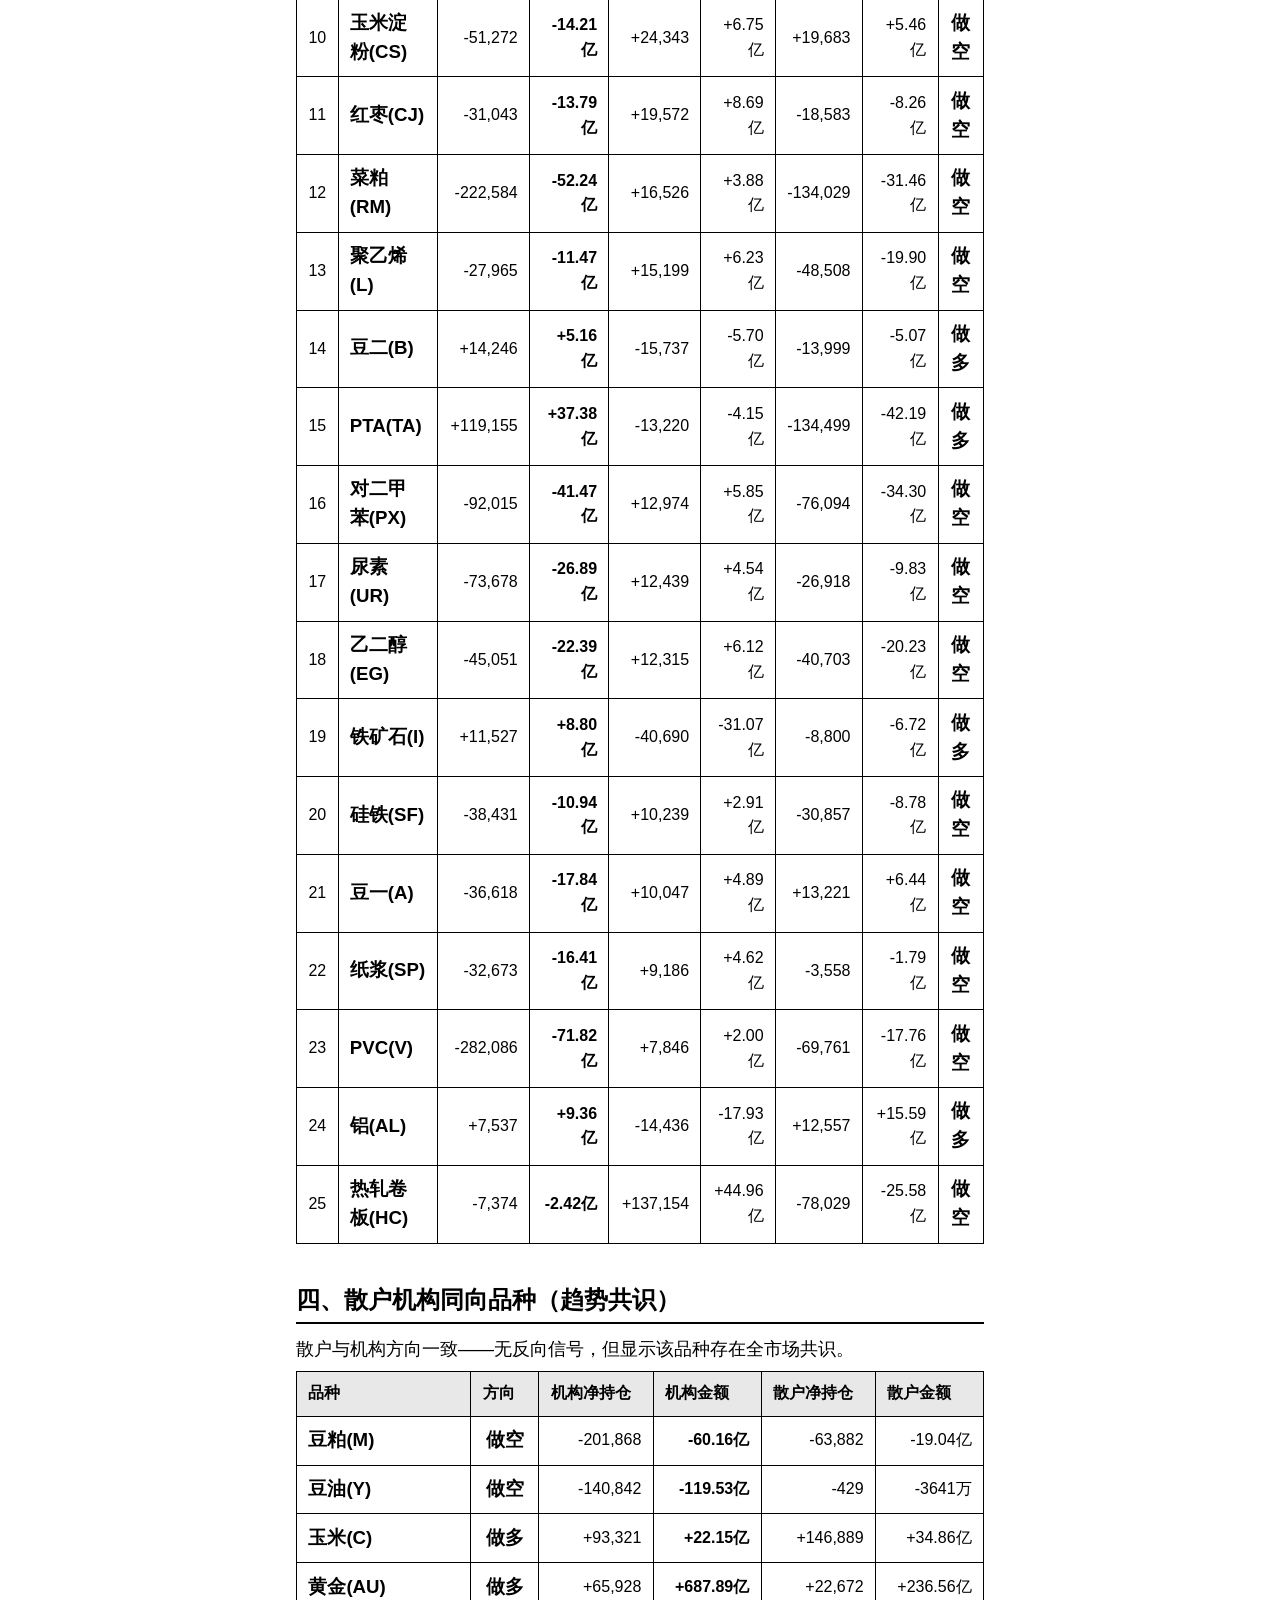
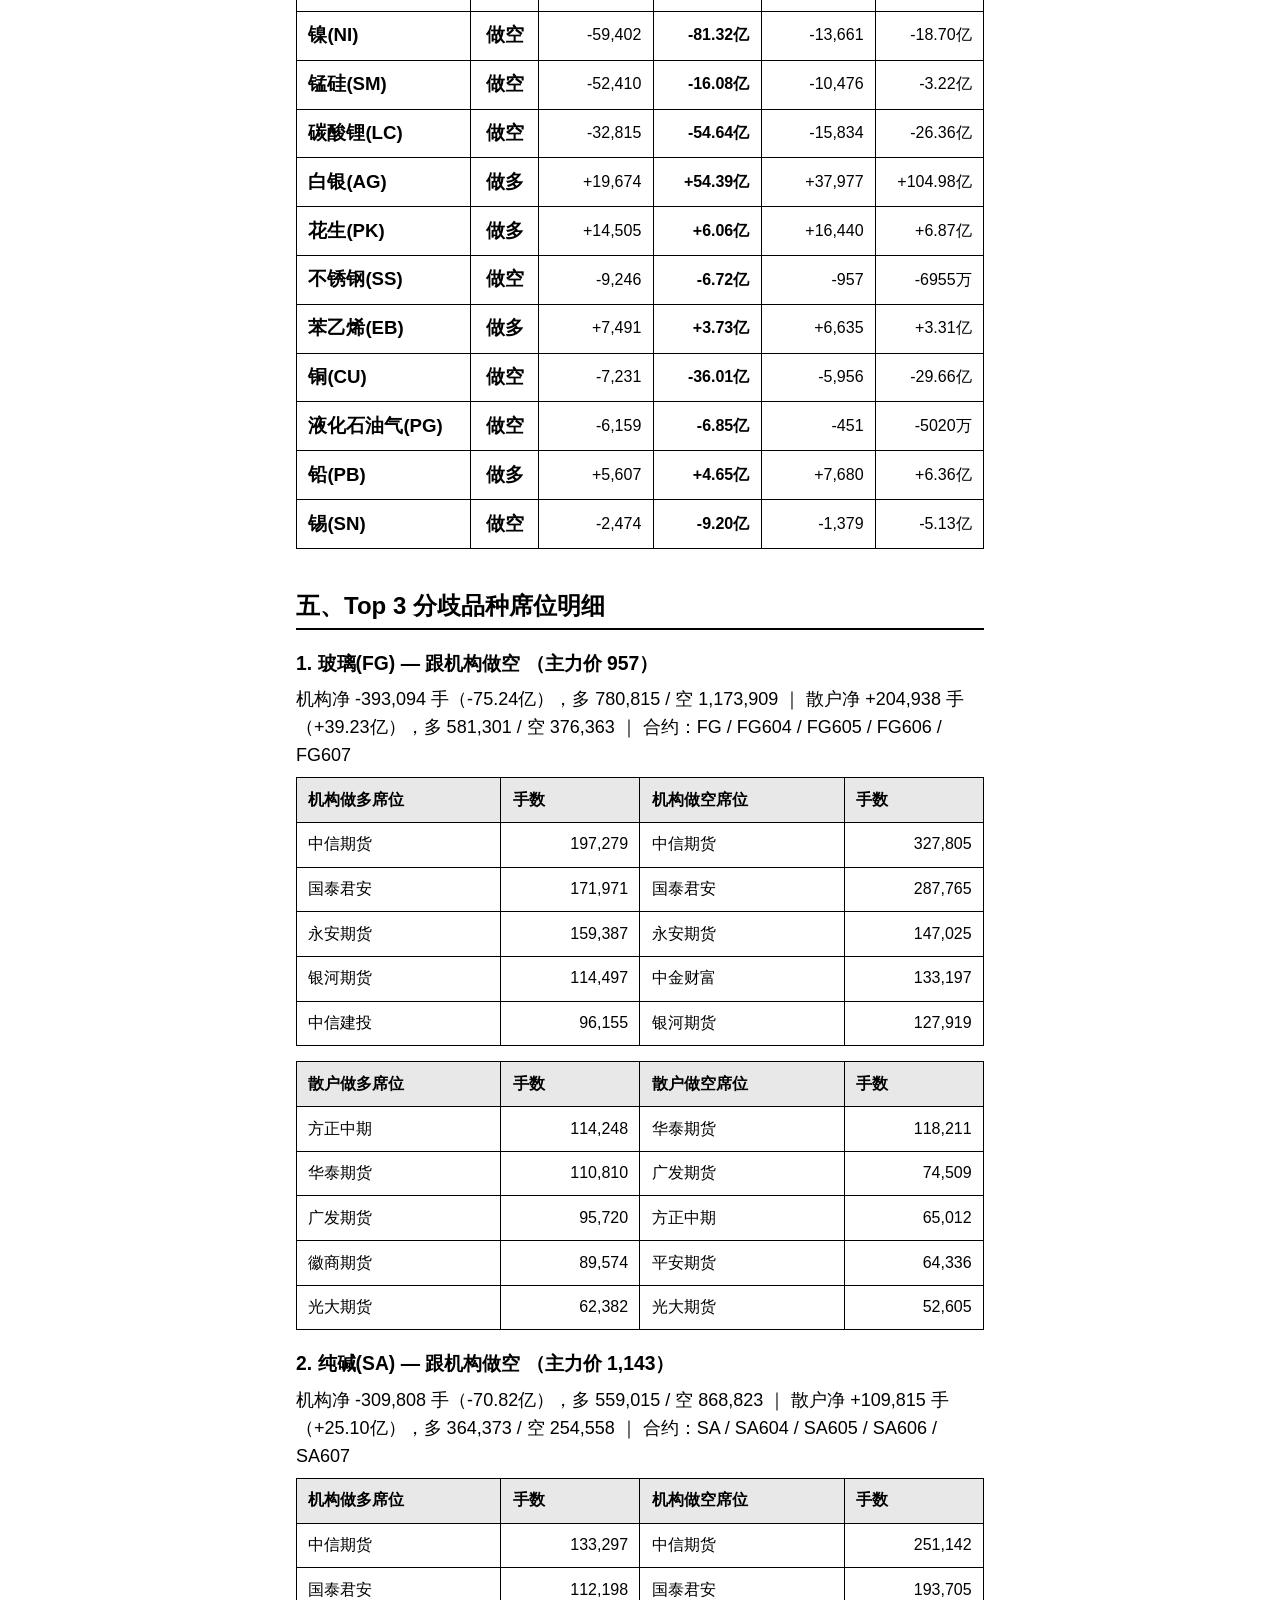
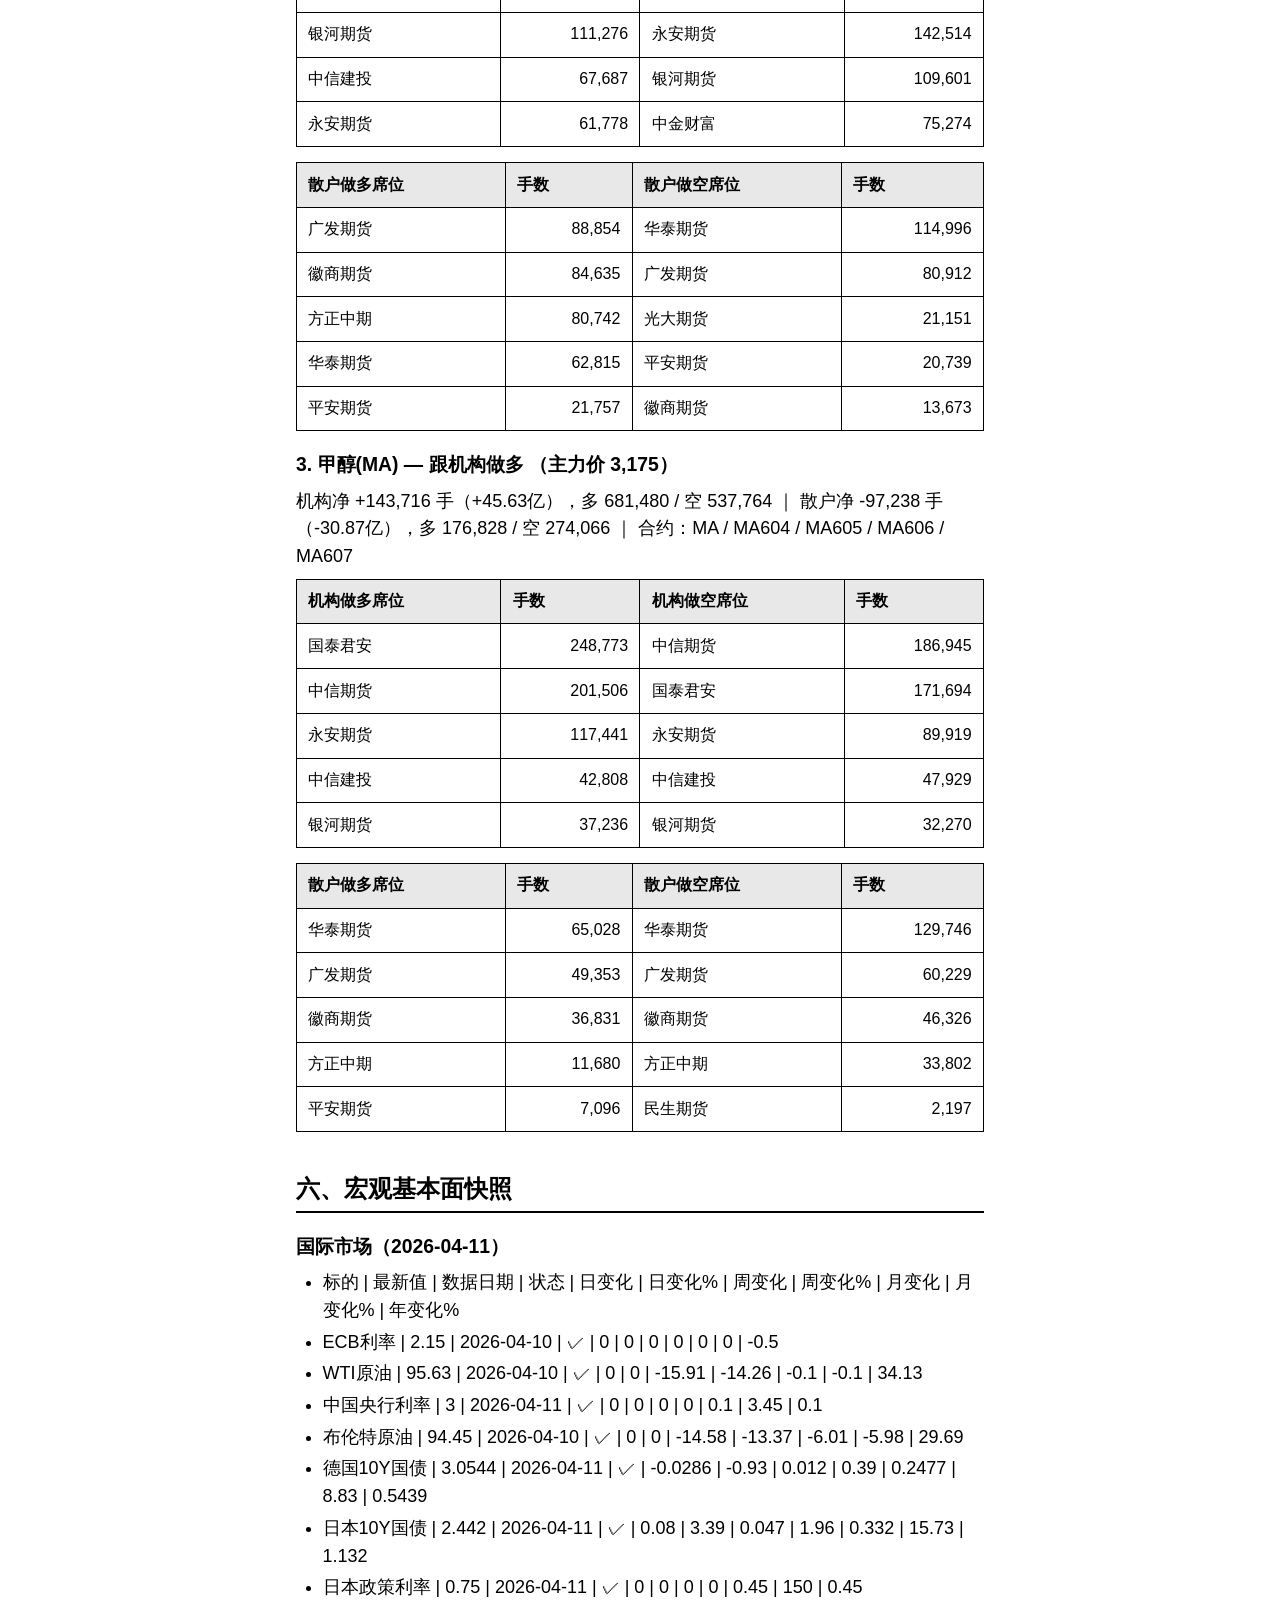
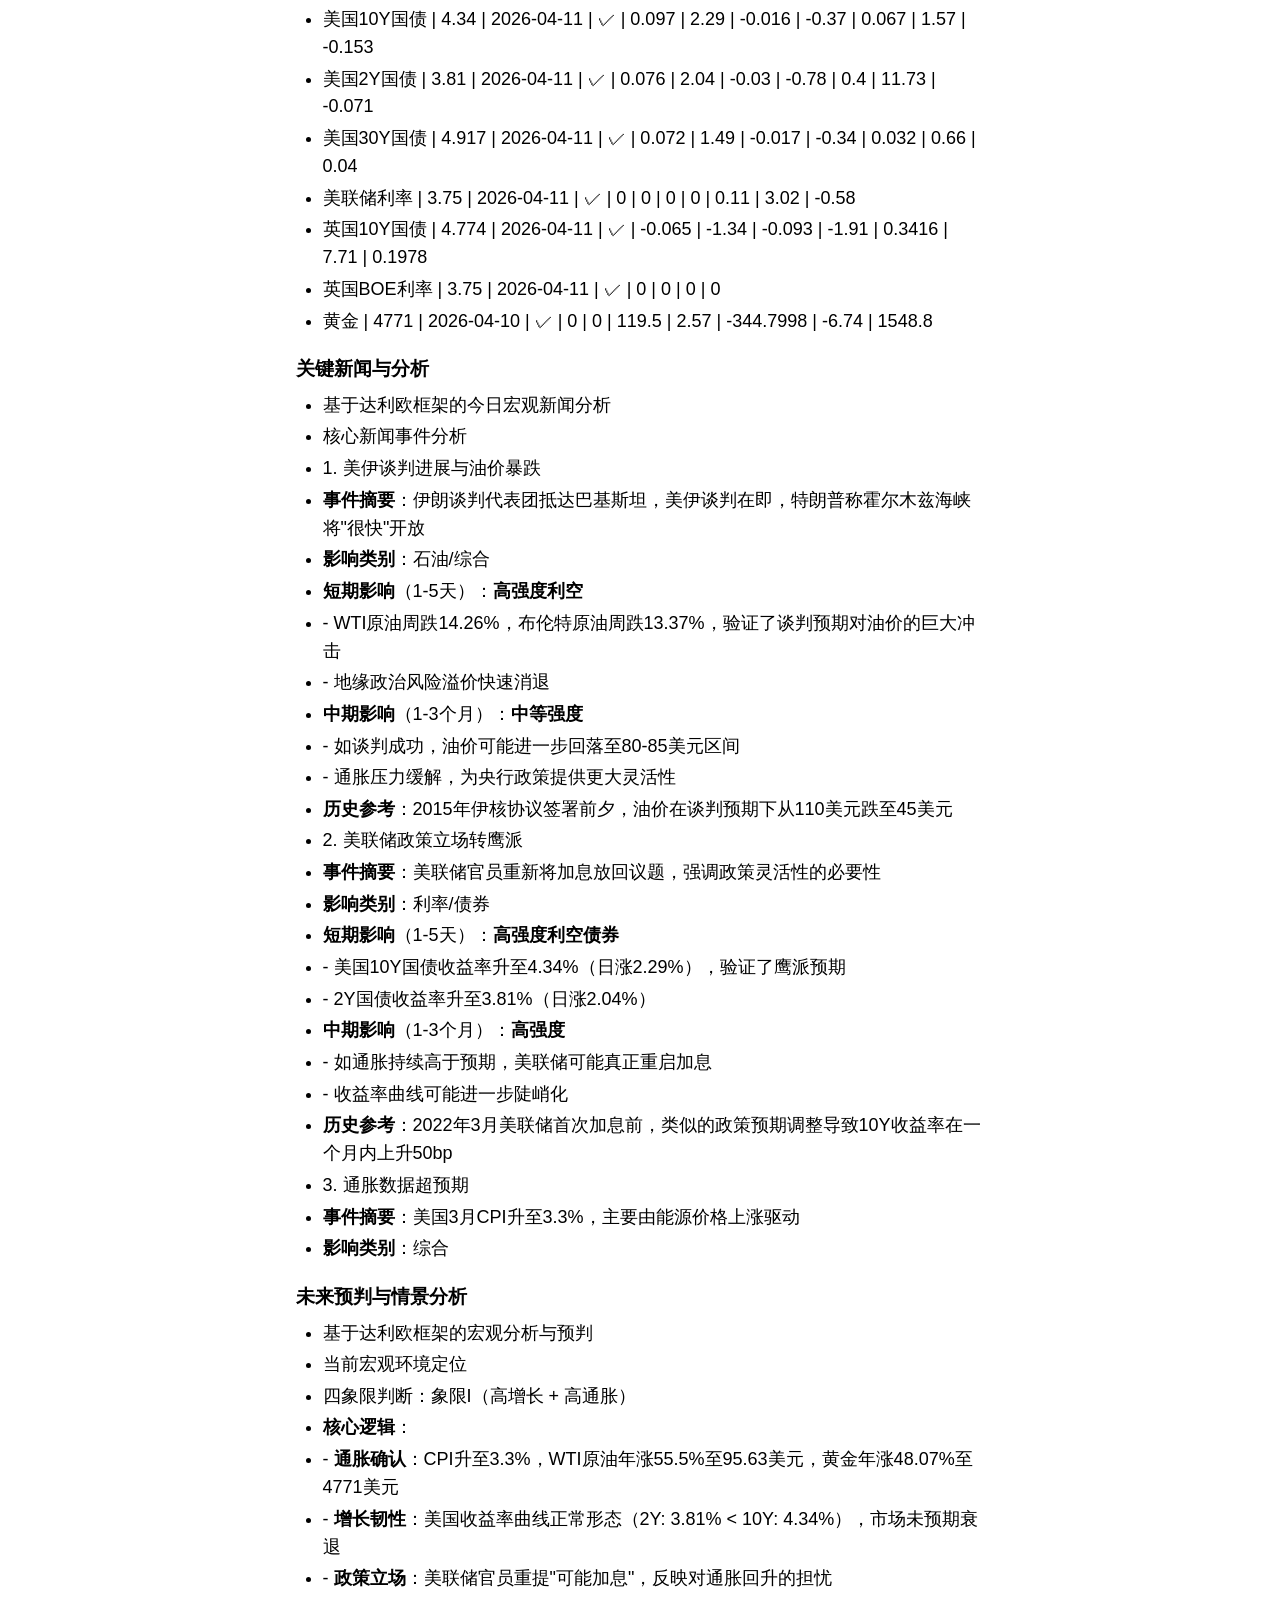
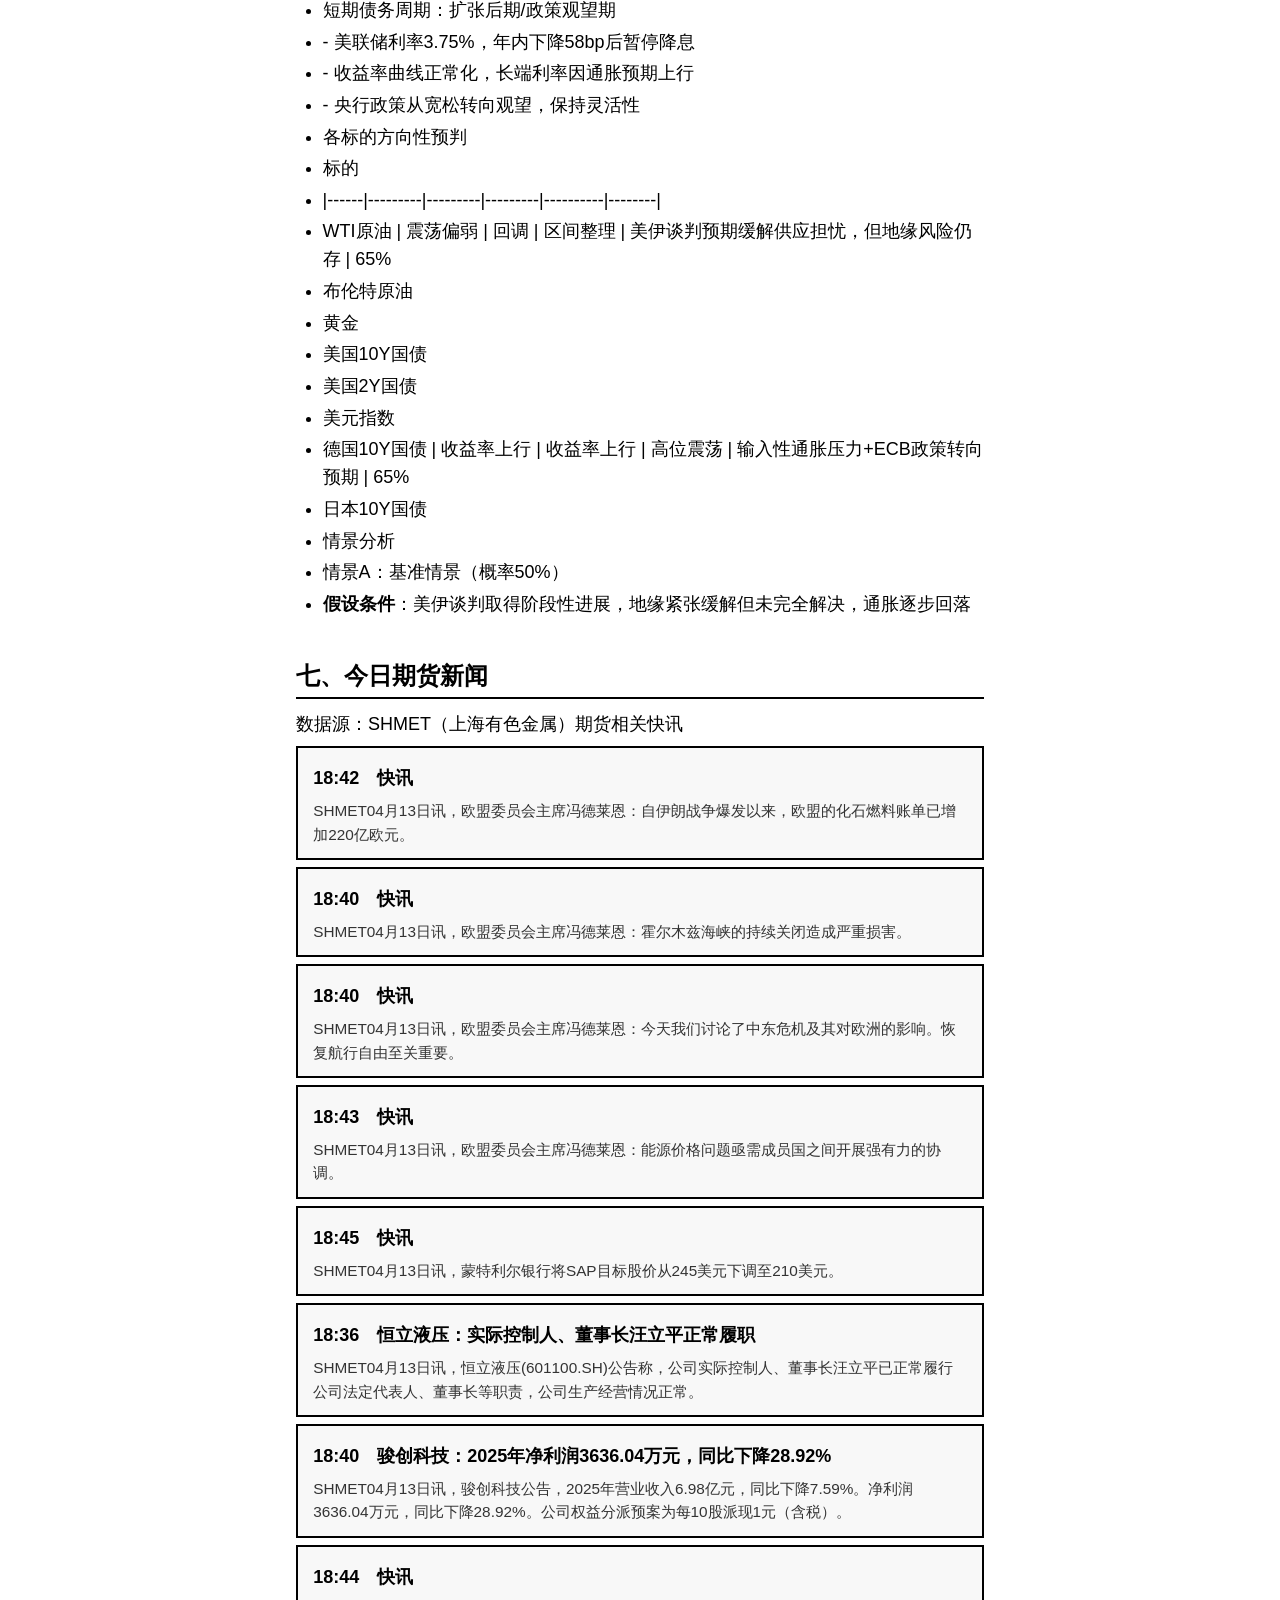
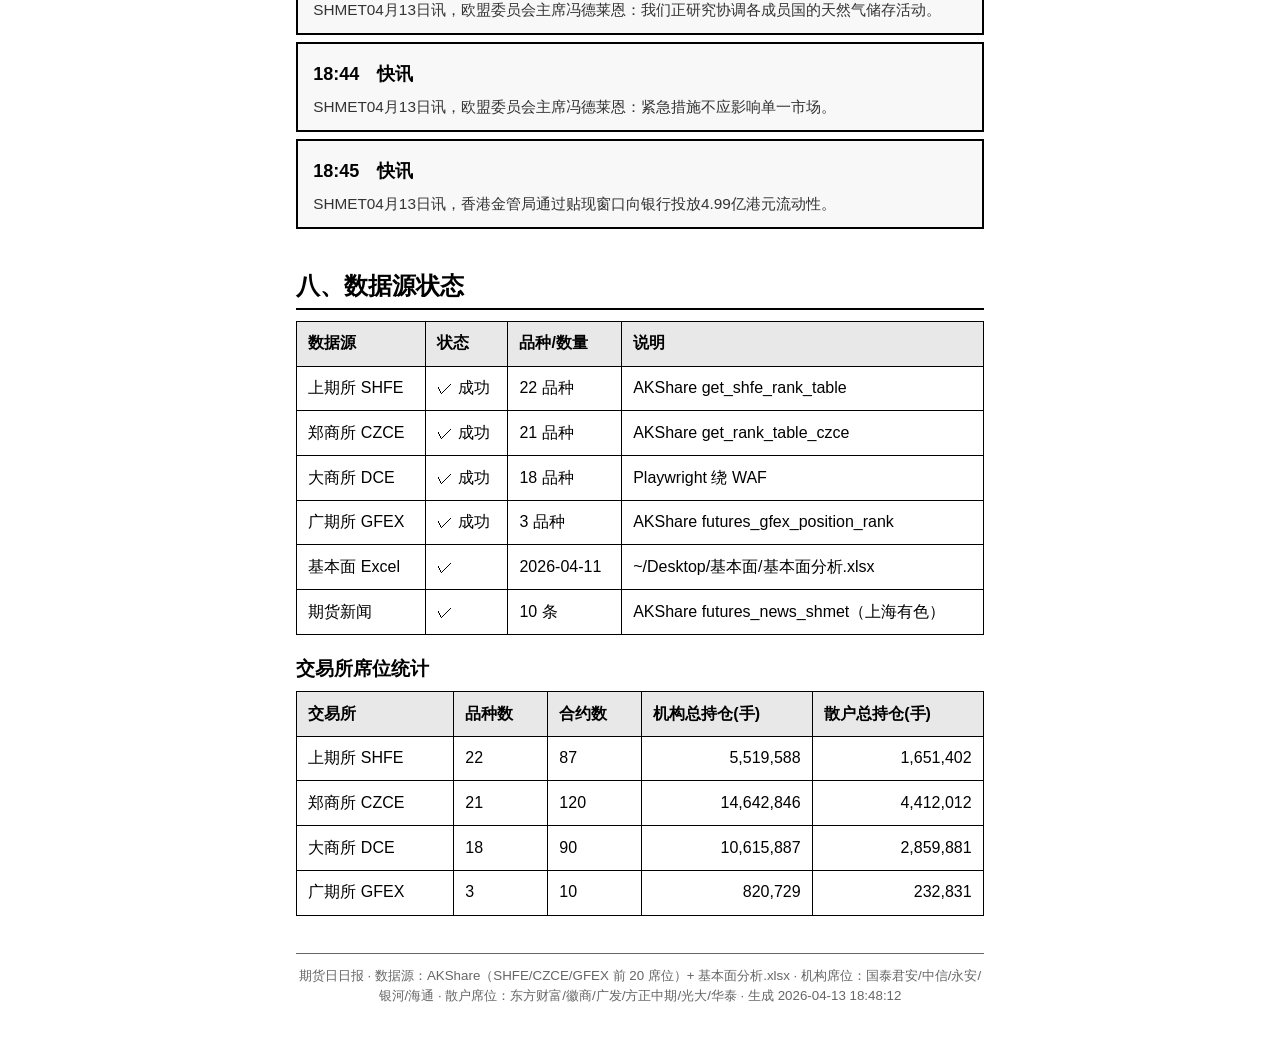
<file: data/futures/期货日日报_2026-04-13.html>
<!DOCTYPE html>
<html lang="zh-CN">
<head>
<meta charset="UTF-8">
<title>期货日日报 2026-04-13</title>
<style>
@page { size: A4 portrait; margin: 14mm 14mm; }
html, body {
  background: #ffffff;
  color: #000000;
  font-family: "PingFang SC", "Hiragino Sans GB", "Microsoft YaHei", sans-serif;
  font-size: 13.5pt;
  line-height: 1.55;
  margin: 0;
  padding: 0;
}
.page { max-width: 182mm; margin: 0 auto; padding: 0 0 15mm 0; }
h1 {
  font-size: 26pt;
  text-align: center;
  margin: 0 0 2mm 0;
  letter-spacing: 3px;
  border-bottom: 3px solid #000;
  padding-bottom: 3mm;
}
.subtitle {
  text-align: center;
  font-size: 12pt;
  margin-bottom: 8mm;
  color: #333;
}
h2 {
  font-size: 18pt;
  border-bottom: 2px solid #000;
  padding: 2mm 0 1mm 0;
  margin: 8mm 0 3mm 0;
  page-break-after: avoid;
}
h3 {
  font-size: 14.5pt;
  margin: 5mm 0 2mm 0;
  page-break-after: avoid;
}
h4 {
  font-size: 13pt;
  margin: 3mm 0 1mm 0;
  page-break-after: avoid;
}
table {
  width: 100%;
  border-collapse: collapse;
  margin: 2mm 0 4mm 0;
  font-size: 12pt;
  page-break-inside: auto;
}
tr {
  page-break-inside: avoid;
  page-break-after: auto;
}
thead {
  display: table-header-group;
}
tfoot {
  display: table-footer-group;
}
th, td {
  border: 1px solid #000;
  padding: 2.5mm 3mm;
  text-align: left;
  vertical-align: middle;
}
th {
  background: #e8e8e8;
  font-weight: bold;
  font-size: 12pt;
}
td.num { text-align: right; font-variant-numeric: tabular-nums; }
td.sym { font-weight: bold; font-size: 14pt; }
td.big { font-size: 14pt; font-weight: bold; text-align: center; }
td.delta-up { color: #c00000; font-weight: bold; text-align: right; font-variant-numeric: tabular-nums; }
td.delta-dn { color: #1f7a1f; font-weight: bold; text-align: right; font-variant-numeric: tabular-nums; }
td.delta-na { color: #888; text-align: right; }
p { margin: 1.5mm 0; }
ul { margin: 2mm 0 4mm 0; padding-left: 7mm; }
li { margin: 1mm 0; }
.section { margin-bottom: 6mm; }
.callout {
  border: 2px solid #000;
  padding: 3mm 4mm;
  margin: 3mm 0;
  background: #f8f8f8;
  page-break-inside: avoid;
}
.summary {
  border: 3px solid #000;
  padding: 4mm 5mm;
  margin: 4mm 0 6mm 0;
  page-break-inside: avoid;
}
.summary h2 { margin-top: 0; border: none; padding: 0; font-size: 16pt; }
.warn { background: #fff5f5; }
.footer {
  margin-top: 10mm;
  padding-top: 3mm;
  border-top: 1px solid #666;
  font-size: 10pt;
  color: #666;
  text-align: center;
}
.nowrap { white-space: nowrap; }
@media print {
  body { -webkit-print-color-adjust: exact; }
  .page { max-width: 100%; }
}
</style>
</head>
<body>
<div class="page">
<h1>期货日日报</h1>
<div class="subtitle">2026 年 04 月 13 日　生成于 18:48　交易日 2026-04-13</div>
<div class="summary"><h2>执行摘要</h2><p><b>✓ 席位数据已采集</b>：64 个品种，检出 <b>43</b> 个散户-机构分歧信号。</p><p><b>⬆ 做多最强信号</b>（机构多 + 散户空）：<b>甲醇(MA)</b>（机构 +143,716手 / +45.63亿）、<b>豆二(B)</b>（机构 +14,246手 / +5.16亿）、<b>PTA(TA)</b>（机构 +119,155手 / +37.38亿）</p><p><b>⬇ 做空最强信号</b>（机构空 + 散户多）：<b>玻璃(FG)</b>（机构 -393,094手 / -75.24亿）、<b>纯碱(SA)</b>（机构 -309,808手 / -70.82亿）、<b>棉花(CF)</b>（机构 -227,216手 / -175.52亿）</p><p><b>✓ 基本面已同步</b>：数据日期 2026-04-11</p></div><div class="section"><h2>一、操作建议（资金面 + 1h 技术面双重确认）</h2><p><b>筛选规则</b>：只推荐 1 小时趋势方向与机构一致的品种（资金面与技术面共振）。矛盾品种单独列出，建议观望。</p><h3>⬆ 做多推荐（机构多头 + 1h 趋势向上）</h3><p>暂无符合双重确认的做多品种。</p><h3>⬇ 做空推荐（机构空头 + 1h 趋势向下）</h3><table><tr><th>品种</th><th>机构净持仓</th><th>机构金额</th><th>1h 趋势</th><th>1h 价</th><th>EMA20</th><th>操作</th></tr><tr><td class="sym">玻璃(FG)</td><td class="num">-393,094</td><td class="num"><b>-75.24亿</b></td><td><b>空头排列</b>｜RSI 33｜金叉回落</td><td class="num">957</td><td class="num">969</td><td class="big">做空</td></tr><tr><td class="sym">纯碱(SA)</td><td class="num">-309,808</td><td class="num"><b>-70.82亿</b></td><td><b>空头排列</b>｜RSI 48｜金叉回落</td><td class="num">1,143</td><td class="num">1,146</td><td class="big">做空</td></tr><tr><td class="sym">生猪(LH)</td><td class="num">-51,283</td><td class="num"><b>-74.30亿</b></td><td><b>空头排列</b>｜RSI 25｜金叉向上</td><td class="num">9,055</td><td class="num">9,221</td><td class="big">做空</td></tr></table><h3>⚠ 资金面与技术面矛盾（观望）</h3><p>机构资金方向与 1 小时技术趋势不一致的品种。可能处于震荡或反转期，不建议入场。</p><table><tr><th>品种</th><th>资金方向</th><th>机构金额</th><th>1h 趋势</th><th>矛盾点</th></tr><tr><td class="sym">甲醇(MA)</td><td>机构做多</td><td class="num">+45.63亿</td><td>偏空｜RSI 47</td><td>方向冲突</td></tr><tr><td class="sym">豆二(B)</td><td>机构做多</td><td class="num">+5.16亿</td><td>空头排列｜RSI 50</td><td>方向冲突</td></tr><tr><td class="sym">PTA(TA)</td><td>机构做多</td><td class="num">+37.38亿</td><td>空头排列｜RSI 34</td><td>方向冲突</td></tr><tr><td class="sym">棉花(CF)</td><td>机构做空</td><td class="num">-175.52亿</td><td>震荡｜RSI 57</td><td>方向冲突</td></tr><tr><td class="sym">白糖(SR)</td><td>机构做空</td><td class="num">-126.32亿</td><td>震荡｜RSI 68</td><td>方向冲突</td></tr></table><p style="font-size:11pt;color:#666;">⏳ 2 个品种未能获取 1h 技术数据，未纳入推荐：铁矿石(I)、铝(AL)</p><h3>风控提示</h3><ul><li>席位数据为 T-1 盘后数据，存在 1 日滞后</li><li>推荐品种需同时满足：机构资金分歧 + 1h 技术趋势一致</li><li>1h 趋势基于 EMA20/50/100 排列 + MACD 柱状图方向判断</li><li>分歧强度仅反映持仓手数差异，实际仓位成本和杠杆需结合行情判断</li><li>建议结合日线级别的支撑阻力位设定止损</li></ul></div><div class="section"><h2>二、国泰君安全品种持仓</h2><p>从席位数据中提取的"国泰君安"持仓（机构基准席位）。金额 = 净手数 × 合约乘数 × 主力合约最新价。变化 = 净金额绝对值之差（+加仓 / −减仓）　对比 2026-04-10。</p><table><tr><th>品种</th><th>多头(手)</th><th>空头(手)</th><th>净持仓</th><th>主力价</th><th>净金额</th><th>变化</th><th>方向</th></tr><tr><td class="sym">黄金(AU)</td><td class="num">36,185</td><td class="num">7,753</td><td class="num">+28,432</td><td class="num">1,043</td><td class="num"><b>+296.66亿</b></td><td class="delta-up">+2.6亿</td><td class="big">做多</td></tr><tr><td class="sym">豆粕(M)</td><td class="num">449,718</td><td class="num">305,209</td><td class="num">+144,509</td><td class="num">2,980</td><td class="num"><b>+43.06亿</b></td><td class="delta-dn">−8,826万</td><td class="big">做多</td></tr><tr><td class="sym">PTA(TA)</td><td class="num">439,669</td><td class="num">574,168</td><td class="num">-134,499</td><td class="num">6,274</td><td class="num"><b>-42.19亿</b></td><td class="delta-up">+18.1亿</td><td class="big">做空</td></tr><tr><td class="sym">豆油(Y)</td><td class="num">109,142</td><td class="num">61,565</td><td class="num">+47,577</td><td class="num">8,487</td><td class="num"><b>+40.38亿</b></td><td class="delta-dn">−2.9亿</td><td class="big">做多</td></tr><tr><td class="sym">碳酸锂(LC)</td><td class="num">54,102</td><td class="num">77,126</td><td class="num">-23,024</td><td class="num">166,500</td><td class="num"><b>-38.33亿</b></td><td class="delta-up">+7.3亿</td><td class="big">做空</td></tr><tr><td class="sym">镍(NI)</td><td class="num">26,428</td><td class="num">52,669</td><td class="num">-26,241</td><td class="num">136,900</td><td class="num"><b>-35.92亿</b></td><td class="delta-dn">−3.8亿</td><td class="big">做空</td></tr><tr><td class="sym">对二甲苯(PX)</td><td class="num">75,106</td><td class="num">151,200</td><td class="num">-76,094</td><td class="num">9,014</td><td class="num"><b>-34.30亿</b></td><td class="delta-up">+4.0亿</td><td class="big">做空</td></tr><tr><td class="sym">菜粕(RM)</td><td class="num">109,897</td><td class="num">243,926</td><td class="num">-134,029</td><td class="num">2,347</td><td class="num"><b>-31.46亿</b></td><td class="delta-dn">−1,808万</td><td class="big">做空</td></tr><tr><td class="sym">生猪(LH)</td><td class="num">29,065</td><td class="num">49,731</td><td class="num">-20,666</td><td class="num">9,055</td><td class="num"><b>-29.94亿</b></td><td class="delta-dn">−1.7亿</td><td class="big">做空</td></tr><tr><td class="sym">螺纹钢(RB)</td><td class="num">146,766</td><td class="num">233,082</td><td class="num">-86,316</td><td class="num">3,100</td><td class="num"><b>-26.76亿</b></td><td class="delta-up">+4,158万</td><td class="big">做空</td></tr><tr><td class="sym">热轧卷板(HC)</td><td class="num">231,783</td><td class="num">309,812</td><td class="num">-78,029</td><td class="num">3,278</td><td class="num"><b>-25.58亿</b></td><td class="delta-dn">−8,578万</td><td class="big">做空</td></tr><tr><td class="sym">甲醇(MA)</td><td class="num">248,773</td><td class="num">171,694</td><td class="num">+77,079</td><td class="num">3,175</td><td class="num"><b>+24.47亿</b></td><td class="delta-up">+3,393万</td><td class="big">做多</td></tr><tr><td class="sym">棕榈油(P)</td><td class="num">49,960</td><td class="num">26,036</td><td class="num">+23,924</td><td class="num">9,546</td><td class="num"><b>+22.84亿</b></td><td class="delta-dn">−1.8亿</td><td class="big">做多</td></tr><tr><td class="sym">玻璃(FG)</td><td class="num">171,971</td><td class="num">287,765</td><td class="num">-115,794</td><td class="num">957</td><td class="num"><b>-22.16亿</b></td><td class="delta-up">+3,464万</td><td class="big">做空</td></tr><tr><td class="sym">焦煤(JM)</td><td class="num">32,097</td><td class="num">66,465</td><td class="num">-34,368</td><td class="num">1,066</td><td class="num"><b>-21.98亿</b></td><td class="delta-dn">−2.2亿</td><td class="big">做空</td></tr><tr><td class="sym">天然橡胶(RU)</td><td class="num">20,138</td><td class="num">32,887</td><td class="num">-12,749</td><td class="num">16,795</td><td class="num"><b>-21.41亿</b></td><td class="delta-dn">−1.0亿</td><td class="big">做空</td></tr><tr><td class="sym">乙二醇(EG)</td><td class="num">39,924</td><td class="num">80,627</td><td class="num">-40,703</td><td class="num">4,969</td><td class="num"><b>-20.23亿</b></td><td class="delta-up">+2.3亿</td><td class="big">做空</td></tr><tr><td class="sym">聚乙烯(L)</td><td class="num">51,456</td><td class="num">99,964</td><td class="num">-48,508</td><td class="num">8,203</td><td class="num"><b>-19.90亿</b></td><td class="delta-up">+4,066万</td><td class="big">做空</td></tr><tr><td class="sym">纯碱(SA)</td><td class="num">112,198</td><td class="num">193,705</td><td class="num">-81,507</td><td class="num">1,143</td><td class="num"><b>-18.63亿</b></td><td class="delta-up">+2.9亿</td><td class="big">做空</td></tr><tr><td class="sym">PVC(V)</td><td class="num">103,454</td><td class="num">173,215</td><td class="num">-69,761</td><td class="num">5,092</td><td class="num"><b>-17.76亿</b></td><td class="delta-up">+1.2亿</td><td class="big">做空</td></tr><tr><td class="sym">铜(CU)</td><td class="num">53,182</td><td class="num">49,758</td><td class="num">+3,424</td><td class="num">99,610</td><td class="num"><b>+17.05亿</b></td><td class="delta-up">+8.8亿</td><td class="big">做多</td></tr><tr><td class="sym">白银(AG)</td><td class="num">22,258</td><td class="num">16,334</td><td class="num">+5,924</td><td class="num">18,429</td><td class="num"><b>+16.38亿</b></td><td class="delta-dn">−5.6亿</td><td class="big">做多</td></tr><tr><td class="sym">铝(AL)</td><td class="num">68,912</td><td class="num">56,355</td><td class="num">+12,557</td><td class="num">24,835</td><td class="num"><b>+15.59亿</b></td><td class="delta-up">+1,542万</td><td class="big">做多</td></tr><tr><td class="sym">20号胶(NR)</td><td class="num">9,477</td><td class="num">20,364</td><td class="num">-10,887</td><td class="num">13,845</td><td class="num"><b>-15.07亿</b></td><td class="delta-up">+2.6亿</td><td class="big">做空</td></tr><tr><td class="sym">氧化铝(AO)</td><td class="num">28,228</td><td class="num">52,063</td><td class="num">-23,835</td><td class="num">2,641</td><td class="num"><b>-12.59亿</b></td><td class="delta-up">+1.9亿</td><td class="big">做空</td></tr></table></div><div class="section"><h2>三、散户 vs 机构分歧信号</h2><p><b>核心逻辑</b>：机构席位（国泰君安 / 中信 / 永安 / 银河 / 海通）与散户席位（东方财富 / 徽商 / 广发 / 方正中期 / 光大 / 华泰）持仓方向相反的品种。跟机构做。</p><table><tr><th>#</th><th>品种</th><th>机构净持仓</th><th>机构金额</th><th>散户净持仓</th><th>散户金额</th><th>GTJA 净</th><th>GTJA 金额</th><th>跟机构</th></tr><tr><td class="num">1</td><td class="sym">玻璃(FG)</td><td class="num">-393,094</td><td class="num"><b>-75.24亿</b></td><td class="num">+204,938</td><td class="num">+39.23亿</td><td class="num">-115,794</td><td class="num">-22.16亿</td><td class="big">做空</td></tr><tr><td class="num">2</td><td class="sym">纯碱(SA)</td><td class="num">-309,808</td><td class="num"><b>-70.82亿</b></td><td class="num">+109,815</td><td class="num">+25.10亿</td><td class="num">-81,507</td><td class="num">-18.63亿</td><td class="big">做空</td></tr><tr><td class="num">3</td><td class="sym">甲醇(MA)</td><td class="num">+143,716</td><td class="num"><b>+45.63亿</b></td><td class="num">-97,238</td><td class="num">-30.87亿</td><td class="num">+77,079</td><td class="num">+24.47亿</td><td class="big">做多</td></tr><tr><td class="num">4</td><td class="sym">棉花(CF)</td><td class="num">-227,216</td><td class="num"><b>-175.52亿</b></td><td class="num">+92,871</td><td class="num">+71.74亿</td><td class="num">-11,971</td><td class="num">-9.25亿</td><td class="big">做空</td></tr><tr><td class="num">5</td><td class="sym">白糖(SR)</td><td class="num">-237,481</td><td class="num"><b>-126.32亿</b></td><td class="num">+88,255</td><td class="num">+46.94亿</td><td class="num">+4,237</td><td class="num">+2.25亿</td><td class="big">做空</td></tr><tr><td class="num">6</td><td class="sym">生猪(LH)</td><td class="num">-51,283</td><td class="num"><b>-74.30亿</b></td><td class="num">+45,638</td><td class="num">+66.12亿</td><td class="num">-20,666</td><td class="num">-29.94亿</td><td class="big">做空</td></tr><tr><td class="num">7</td><td class="sym">螺纹钢(RB)</td><td class="num">-34,669</td><td class="num"><b>-10.75亿</b></td><td class="num">+44,320</td><td class="num">+13.74亿</td><td class="num">-86,316</td><td class="num">-26.76亿</td><td class="big">做空</td></tr><tr><td class="num">8</td><td class="sym">氧化铝(AO)</td><td class="num">-89,668</td><td class="num"><b>-47.36亿</b></td><td class="num">+28,118</td><td class="num">+14.85亿</td><td class="num">-23,835</td><td class="num">-12.59亿</td><td class="big">做空</td></tr><tr><td class="num">9</td><td class="sym">焦煤(JM)</td><td class="num">-73,410</td><td class="num"><b>-46.95亿</b></td><td class="num">+27,536</td><td class="num">+17.61亿</td><td class="num">-34,368</td><td class="num">-21.98亿</td><td class="big">做空</td></tr><tr><td class="num">10</td><td class="sym">玉米淀粉(CS)</td><td class="num">-51,272</td><td class="num"><b>-14.21亿</b></td><td class="num">+24,343</td><td class="num">+6.75亿</td><td class="num">+19,683</td><td class="num">+5.46亿</td><td class="big">做空</td></tr><tr><td class="num">11</td><td class="sym">红枣(CJ)</td><td class="num">-31,043</td><td class="num"><b>-13.79亿</b></td><td class="num">+19,572</td><td class="num">+8.69亿</td><td class="num">-18,583</td><td class="num">-8.26亿</td><td class="big">做空</td></tr><tr><td class="num">12</td><td class="sym">菜粕(RM)</td><td class="num">-222,584</td><td class="num"><b>-52.24亿</b></td><td class="num">+16,526</td><td class="num">+3.88亿</td><td class="num">-134,029</td><td class="num">-31.46亿</td><td class="big">做空</td></tr><tr><td class="num">13</td><td class="sym">聚乙烯(L)</td><td class="num">-27,965</td><td class="num"><b>-11.47亿</b></td><td class="num">+15,199</td><td class="num">+6.23亿</td><td class="num">-48,508</td><td class="num">-19.90亿</td><td class="big">做空</td></tr><tr><td class="num">14</td><td class="sym">豆二(B)</td><td class="num">+14,246</td><td class="num"><b>+5.16亿</b></td><td class="num">-15,737</td><td class="num">-5.70亿</td><td class="num">-13,999</td><td class="num">-5.07亿</td><td class="big">做多</td></tr><tr><td class="num">15</td><td class="sym">PTA(TA)</td><td class="num">+119,155</td><td class="num"><b>+37.38亿</b></td><td class="num">-13,220</td><td class="num">-4.15亿</td><td class="num">-134,499</td><td class="num">-42.19亿</td><td class="big">做多</td></tr><tr><td class="num">16</td><td class="sym">对二甲苯(PX)</td><td class="num">-92,015</td><td class="num"><b>-41.47亿</b></td><td class="num">+12,974</td><td class="num">+5.85亿</td><td class="num">-76,094</td><td class="num">-34.30亿</td><td class="big">做空</td></tr><tr><td class="num">17</td><td class="sym">尿素(UR)</td><td class="num">-73,678</td><td class="num"><b>-26.89亿</b></td><td class="num">+12,439</td><td class="num">+4.54亿</td><td class="num">-26,918</td><td class="num">-9.83亿</td><td class="big">做空</td></tr><tr><td class="num">18</td><td class="sym">乙二醇(EG)</td><td class="num">-45,051</td><td class="num"><b>-22.39亿</b></td><td class="num">+12,315</td><td class="num">+6.12亿</td><td class="num">-40,703</td><td class="num">-20.23亿</td><td class="big">做空</td></tr><tr><td class="num">19</td><td class="sym">铁矿石(I)</td><td class="num">+11,527</td><td class="num"><b>+8.80亿</b></td><td class="num">-40,690</td><td class="num">-31.07亿</td><td class="num">-8,800</td><td class="num">-6.72亿</td><td class="big">做多</td></tr><tr><td class="num">20</td><td class="sym">硅铁(SF)</td><td class="num">-38,431</td><td class="num"><b>-10.94亿</b></td><td class="num">+10,239</td><td class="num">+2.91亿</td><td class="num">-30,857</td><td class="num">-8.78亿</td><td class="big">做空</td></tr><tr><td class="num">21</td><td class="sym">豆一(A)</td><td class="num">-36,618</td><td class="num"><b>-17.84亿</b></td><td class="num">+10,047</td><td class="num">+4.89亿</td><td class="num">+13,221</td><td class="num">+6.44亿</td><td class="big">做空</td></tr><tr><td class="num">22</td><td class="sym">纸浆(SP)</td><td class="num">-32,673</td><td class="num"><b>-16.41亿</b></td><td class="num">+9,186</td><td class="num">+4.62亿</td><td class="num">-3,558</td><td class="num">-1.79亿</td><td class="big">做空</td></tr><tr><td class="num">23</td><td class="sym">PVC(V)</td><td class="num">-282,086</td><td class="num"><b>-71.82亿</b></td><td class="num">+7,846</td><td class="num">+2.00亿</td><td class="num">-69,761</td><td class="num">-17.76亿</td><td class="big">做空</td></tr><tr><td class="num">24</td><td class="sym">铝(AL)</td><td class="num">+7,537</td><td class="num"><b>+9.36亿</b></td><td class="num">-14,436</td><td class="num">-17.93亿</td><td class="num">+12,557</td><td class="num">+15.59亿</td><td class="big">做多</td></tr><tr><td class="num">25</td><td class="sym">热轧卷板(HC)</td><td class="num">-7,374</td><td class="num"><b>-2.42亿</b></td><td class="num">+137,154</td><td class="num">+44.96亿</td><td class="num">-78,029</td><td class="num">-25.58亿</td><td class="big">做空</td></tr></table></div><div class="section"><h2>四、散户机构同向品种（趋势共识）</h2><p>散户与机构方向一致——无反向信号，但显示该品种存在全市场共识。</p><table><tr><th>品种</th><th>方向</th><th>机构净持仓</th><th>机构金额</th><th>散户净持仓</th><th>散户金额</th></tr><tr><td class="sym">豆粕(M)</td><td class="big">做空</td><td class="num">-201,868</td><td class="num"><b>-60.16亿</b></td><td class="num">-63,882</td><td class="num">-19.04亿</td></tr><tr><td class="sym">豆油(Y)</td><td class="big">做空</td><td class="num">-140,842</td><td class="num"><b>-119.53亿</b></td><td class="num">-429</td><td class="num">-3641万</td></tr><tr><td class="sym">玉米(C)</td><td class="big">做多</td><td class="num">+93,321</td><td class="num"><b>+22.15亿</b></td><td class="num">+146,889</td><td class="num">+34.86亿</td></tr><tr><td class="sym">黄金(AU)</td><td class="big">做多</td><td class="num">+65,928</td><td class="num"><b>+687.89亿</b></td><td class="num">+22,672</td><td class="num">+236.56亿</td></tr><tr><td class="sym">镍(NI)</td><td class="big">做空</td><td class="num">-59,402</td><td class="num"><b>-81.32亿</b></td><td class="num">-13,661</td><td class="num">-18.70亿</td></tr><tr><td class="sym">锰硅(SM)</td><td class="big">做空</td><td class="num">-52,410</td><td class="num"><b>-16.08亿</b></td><td class="num">-10,476</td><td class="num">-3.22亿</td></tr><tr><td class="sym">碳酸锂(LC)</td><td class="big">做空</td><td class="num">-32,815</td><td class="num"><b>-54.64亿</b></td><td class="num">-15,834</td><td class="num">-26.36亿</td></tr><tr><td class="sym">白银(AG)</td><td class="big">做多</td><td class="num">+19,674</td><td class="num"><b>+54.39亿</b></td><td class="num">+37,977</td><td class="num">+104.98亿</td></tr><tr><td class="sym">花生(PK)</td><td class="big">做多</td><td class="num">+14,505</td><td class="num"><b>+6.06亿</b></td><td class="num">+16,440</td><td class="num">+6.87亿</td></tr><tr><td class="sym">不锈钢(SS)</td><td class="big">做空</td><td class="num">-9,246</td><td class="num"><b>-6.72亿</b></td><td class="num">-957</td><td class="num">-6955万</td></tr><tr><td class="sym">苯乙烯(EB)</td><td class="big">做多</td><td class="num">+7,491</td><td class="num"><b>+3.73亿</b></td><td class="num">+6,635</td><td class="num">+3.31亿</td></tr><tr><td class="sym">铜(CU)</td><td class="big">做空</td><td class="num">-7,231</td><td class="num"><b>-36.01亿</b></td><td class="num">-5,956</td><td class="num">-29.66亿</td></tr><tr><td class="sym">液化石油气(PG)</td><td class="big">做空</td><td class="num">-6,159</td><td class="num"><b>-6.85亿</b></td><td class="num">-451</td><td class="num">-5020万</td></tr><tr><td class="sym">铅(PB)</td><td class="big">做多</td><td class="num">+5,607</td><td class="num"><b>+4.65亿</b></td><td class="num">+7,680</td><td class="num">+6.36亿</td></tr><tr><td class="sym">锡(SN)</td><td class="big">做空</td><td class="num">-2,474</td><td class="num"><b>-9.20亿</b></td><td class="num">-1,379</td><td class="num">-5.13亿</td></tr></table></div><div class="section"><h2>五、Top 3 分歧品种席位明细</h2><h3>1. 玻璃(FG) — 跟机构做空 （主力价 957）</h3><p>机构净 -393,094 手（-75.24亿），多 780,815 / 空 1,173,909 ｜ 散户净 +204,938 手（+39.23亿），多 581,301 / 空 376,363 ｜ 合约：FG / FG604 / FG605 / FG606 / FG607</p><table><tr><th>机构做多席位</th><th>手数</th><th>机构做空席位</th><th>手数</th></tr><tr><td>中信期货</td><td class="num">197,279</td><td>中信期货</td><td class="num">327,805</td></tr><tr><td>国泰君安</td><td class="num">171,971</td><td>国泰君安</td><td class="num">287,765</td></tr><tr><td>永安期货</td><td class="num">159,387</td><td>永安期货</td><td class="num">147,025</td></tr><tr><td>银河期货</td><td class="num">114,497</td><td>中金财富</td><td class="num">133,197</td></tr><tr><td>中信建投</td><td class="num">96,155</td><td>银河期货</td><td class="num">127,919</td></tr></table><table><tr><th>散户做多席位</th><th>手数</th><th>散户做空席位</th><th>手数</th></tr><tr><td>方正中期</td><td class="num">114,248</td><td>华泰期货</td><td class="num">118,211</td></tr><tr><td>华泰期货</td><td class="num">110,810</td><td>广发期货</td><td class="num">74,509</td></tr><tr><td>广发期货</td><td class="num">95,720</td><td>方正中期</td><td class="num">65,012</td></tr><tr><td>徽商期货</td><td class="num">89,574</td><td>平安期货</td><td class="num">64,336</td></tr><tr><td>光大期货</td><td class="num">62,382</td><td>光大期货</td><td class="num">52,605</td></tr></table><h3>2. 纯碱(SA) — 跟机构做空 （主力价 1,143）</h3><p>机构净 -309,808 手（-70.82亿），多 559,015 / 空 868,823 ｜ 散户净 +109,815 手（+25.10亿），多 364,373 / 空 254,558 ｜ 合约：SA / SA604 / SA605 / SA606 / SA607</p><table><tr><th>机构做多席位</th><th>手数</th><th>机构做空席位</th><th>手数</th></tr><tr><td>中信期货</td><td class="num">133,297</td><td>中信期货</td><td class="num">251,142</td></tr><tr><td>国泰君安</td><td class="num">112,198</td><td>国泰君安</td><td class="num">193,705</td></tr><tr><td>银河期货</td><td class="num">111,276</td><td>永安期货</td><td class="num">142,514</td></tr><tr><td>中信建投</td><td class="num">67,687</td><td>银河期货</td><td class="num">109,601</td></tr><tr><td>永安期货</td><td class="num">61,778</td><td>中金财富</td><td class="num">75,274</td></tr></table><table><tr><th>散户做多席位</th><th>手数</th><th>散户做空席位</th><th>手数</th></tr><tr><td>广发期货</td><td class="num">88,854</td><td>华泰期货</td><td class="num">114,996</td></tr><tr><td>徽商期货</td><td class="num">84,635</td><td>广发期货</td><td class="num">80,912</td></tr><tr><td>方正中期</td><td class="num">80,742</td><td>光大期货</td><td class="num">21,151</td></tr><tr><td>华泰期货</td><td class="num">62,815</td><td>平安期货</td><td class="num">20,739</td></tr><tr><td>平安期货</td><td class="num">21,757</td><td>徽商期货</td><td class="num">13,673</td></tr></table><h3>3. 甲醇(MA) — 跟机构做多 （主力价 3,175）</h3><p>机构净 +143,716 手（+45.63亿），多 681,480 / 空 537,764 ｜ 散户净 -97,238 手（-30.87亿），多 176,828 / 空 274,066 ｜ 合约：MA / MA604 / MA605 / MA606 / MA607</p><table><tr><th>机构做多席位</th><th>手数</th><th>机构做空席位</th><th>手数</th></tr><tr><td>国泰君安</td><td class="num">248,773</td><td>中信期货</td><td class="num">186,945</td></tr><tr><td>中信期货</td><td class="num">201,506</td><td>国泰君安</td><td class="num">171,694</td></tr><tr><td>永安期货</td><td class="num">117,441</td><td>永安期货</td><td class="num">89,919</td></tr><tr><td>中信建投</td><td class="num">42,808</td><td>中信建投</td><td class="num">47,929</td></tr><tr><td>银河期货</td><td class="num">37,236</td><td>银河期货</td><td class="num">32,270</td></tr></table><table><tr><th>散户做多席位</th><th>手数</th><th>散户做空席位</th><th>手数</th></tr><tr><td>华泰期货</td><td class="num">65,028</td><td>华泰期货</td><td class="num">129,746</td></tr><tr><td>广发期货</td><td class="num">49,353</td><td>广发期货</td><td class="num">60,229</td></tr><tr><td>徽商期货</td><td class="num">36,831</td><td>徽商期货</td><td class="num">46,326</td></tr><tr><td>方正中期</td><td class="num">11,680</td><td>方正中期</td><td class="num">33,802</td></tr><tr><td>平安期货</td><td class="num">7,096</td><td>民生期货</td><td class="num">2,197</td></tr></table></div><div class="section"><h2>六、宏观基本面快照</h2><h3>国际市场（2026-04-11）</h3><ul><li>标的 | 最新值 | 数据日期 | 状态 | 日变化 | 日变化% | 周变化 | 周变化% | 月变化 | 月变化% | 年变化%</li><li>ECB利率 | 2.15 | 2026-04-10 | ✓ | 0 | 0 | 0 | 0 | 0 | 0 | -0.5</li><li>WTI原油 | 95.63 | 2026-04-10 | ✓ | 0 | 0 | -15.91 | -14.26 | -0.1 | -0.1 | 34.13</li><li>中国央行利率 | 3 | 2026-04-11 | ✓ | 0 | 0 | 0 | 0 | 0.1 | 3.45 | 0.1</li><li>布伦特原油 | 94.45 | 2026-04-10 | ✓ | 0 | 0 | -14.58 | -13.37 | -6.01 | -5.98 | 29.69</li><li>德国10Y国债 | 3.0544 | 2026-04-11 | ✓ | -0.0286 | -0.93 | 0.012 | 0.39 | 0.2477 | 8.83 | 0.5439</li><li>日本10Y国债 | 2.442 | 2026-04-11 | ✓ | 0.08 | 3.39 | 0.047 | 1.96 | 0.332 | 15.73 | 1.132</li><li>日本政策利率 | 0.75 | 2026-04-11 | ✓ | 0 | 0 | 0 | 0 | 0.45 | 150 | 0.45</li><li>美国10Y国债 | 4.34 | 2026-04-11 | ✓ | 0.097 | 2.29 | -0.016 | -0.37 | 0.067 | 1.57 | -0.153</li><li>美国2Y国债 | 3.81 | 2026-04-11 | ✓ | 0.076 | 2.04 | -0.03 | -0.78 | 0.4 | 11.73 | -0.071</li><li>美国30Y国债 | 4.917 | 2026-04-11 | ✓ | 0.072 | 1.49 | -0.017 | -0.34 | 0.032 | 0.66 | 0.04</li><li>美联储利率 | 3.75 | 2026-04-11 | ✓ | 0 | 0 | 0 | 0 | 0.11 | 3.02 | -0.58</li><li>英国10Y国债 | 4.774 | 2026-04-11 | ✓ | -0.065 | -1.34 | -0.093 | -1.91 | 0.3416 | 7.71 | 0.1978</li><li>英国BOE利率 | 3.75 | 2026-04-11 | ✓ | 0 | 0 | 0 | 0</li><li>黄金 | 4771 | 2026-04-10 | ✓ | 0 | 0 | 119.5 | 2.57 | -344.7998 | -6.74 | 1548.8</li></ul><h3>关键新闻与分析</h3><ul><li>基于达利欧框架的今日宏观新闻分析</li><li>核心新闻事件分析</li><li>1. 美伊谈判进展与油价暴跌</li><li><b>事件摘要</b>：伊朗谈判代表团抵达巴基斯坦，美伊谈判在即，特朗普称霍尔木兹海峡将"很快"开放</li><li><b>影响类别</b>：石油/综合</li><li><b>短期影响</b>（1-5天）：<b>高强度利空</b></li><li>  - WTI原油周跌14.26%，布伦特原油周跌13.37%，验证了谈判预期对油价的巨大冲击</li><li>  - 地缘政治风险溢价快速消退</li><li><b>中期影响</b>（1-3个月）：<b>中等强度</b></li><li>  - 如谈判成功，油价可能进一步回落至80-85美元区间</li><li>  - 通胀压力缓解，为央行政策提供更大灵活性</li><li><b>历史参考</b>：2015年伊核协议签署前夕，油价在谈判预期下从110美元跌至45美元</li><li>2. 美联储政策立场转鹰派</li><li><b>事件摘要</b>：美联储官员重新将加息放回议题，强调政策灵活性的必要性</li><li><b>影响类别</b>：利率/债券</li><li><b>短期影响</b>（1-5天）：<b>高强度利空债券</b></li><li>  - 美国10Y国债收益率升至4.34%（日涨2.29%），验证了鹰派预期</li><li>  - 2Y国债收益率升至3.81%（日涨2.04%）</li><li><b>中期影响</b>（1-3个月）：<b>高强度</b></li><li>  - 如通胀持续高于预期，美联储可能真正重启加息</li><li>  - 收益率曲线可能进一步陡峭化</li><li><b>历史参考</b>：2022年3月美联储首次加息前，类似的政策预期调整导致10Y收益率在一个月内上升50bp</li><li>3. 通胀数据超预期</li><li><b>事件摘要</b>：美国3月CPI升至3.3%，主要由能源价格上涨驱动</li><li><b>影响类别</b>：综合</li></ul><h3>未来预判与情景分析</h3><ul><li>基于达利欧框架的宏观分析与预判</li><li>当前宏观环境定位</li><li>四象限判断：象限I（高增长 + 高通胀）</li><li><b>核心逻辑</b>：</li><li>  - <b>通胀确认</b>：CPI升至3.3%，WTI原油年涨55.5%至95.63美元，黄金年涨48.07%至4771美元</li><li>  - <b>增长韧性</b>：美国收益率曲线正常形态（2Y: 3.81% < 10Y: 4.34%），市场未预期衰退</li><li>  - <b>政策立场</b>：美联储官员重提"可能加息"，反映对通胀回升的担忧</li><li>短期债务周期：扩张后期/政策观望期</li><li>  - 美联储利率3.75%，年内下降58bp后暂停降息</li><li>  - 收益率曲线正常化，长端利率因通胀预期上行</li><li>  - 央行政策从宽松转向观望，保持灵活性</li><li>各标的方向性预判</li><li>标的</li><li>|------|---------|---------|---------|----------|--------|</li><li>WTI原油 | 震荡偏弱 | 回调 | 区间整理 | 美伊谈判预期缓解供应担忧，但地缘风险仍存 | 65%</li><li>布伦特原油</li><li>黄金</li><li>美国10Y国债</li><li>美国2Y国债</li><li>美元指数</li><li>德国10Y国债 | 收益率上行 | 收益率上行 | 高位震荡 | 输入性通胀压力+ECB政策转向预期 | 65%</li><li>日本10Y国债</li><li>情景分析</li><li>情景A：基准情景（概率50%）</li><li><b>假设条件</b>：美伊谈判取得阶段性进展，地缘紧张缓解但未完全解决，通胀逐步回落</li></ul></div><div class="section"><h2>七、今日期货新闻</h2><p>数据源：SHMET（上海有色金属）期货相关快讯</p><div class="callout" style="margin:2mm 0;"><p><b class="nowrap">18:42</b>　<b>快讯</b></p><p style="font-size:11.5pt;color:#333;margin:1mm 0 0 0;">SHMET04月13日讯，欧盟委员会主席冯德莱恩：自伊朗战争爆发以来，欧盟的化石燃料账单已增加220亿欧元。</p></div><div class="callout" style="margin:2mm 0;"><p><b class="nowrap">18:40</b>　<b>快讯</b></p><p style="font-size:11.5pt;color:#333;margin:1mm 0 0 0;">SHMET04月13日讯，欧盟委员会主席冯德莱恩：霍尔木兹海峡的持续关闭造成严重损害。</p></div><div class="callout" style="margin:2mm 0;"><p><b class="nowrap">18:40</b>　<b>快讯</b></p><p style="font-size:11.5pt;color:#333;margin:1mm 0 0 0;">SHMET04月13日讯，欧盟委员会主席冯德莱恩：今天我们讨论了中东危机及其对欧洲的影响。恢复航行自由至关重要。</p></div><div class="callout" style="margin:2mm 0;"><p><b class="nowrap">18:43</b>　<b>快讯</b></p><p style="font-size:11.5pt;color:#333;margin:1mm 0 0 0;">SHMET04月13日讯，欧盟委员会主席冯德莱恩：能源价格问题亟需成员国之间开展强有力的协调。</p></div><div class="callout" style="margin:2mm 0;"><p><b class="nowrap">18:45</b>　<b>快讯</b></p><p style="font-size:11.5pt;color:#333;margin:1mm 0 0 0;">SHMET04月13日讯，蒙特利尔银行将SAP目标股价从245美元下调至210美元。</p></div><div class="callout" style="margin:2mm 0;"><p><b class="nowrap">18:36</b>　<b>恒立液压：实际控制人、董事长汪立平正常履职</b></p><p style="font-size:11.5pt;color:#333;margin:1mm 0 0 0;">SHMET04月13日讯，恒立液压(601100.SH)公告称，公司实际控制人、董事长汪立平已正常履行公司法定代表人、董事长等职责，公司生产经营情况正常。</p></div><div class="callout" style="margin:2mm 0;"><p><b class="nowrap">18:40</b>　<b>骏创科技：2025年净利润3636.04万元，同比下降28.92%</b></p><p style="font-size:11.5pt;color:#333;margin:1mm 0 0 0;">SHMET04月13日讯，骏创科技公告，2025年营业收入6.98亿元，同比下降7.59%。净利润3636.04万元，同比下降28.92%。公司权益分派预案为每10股派现1元（含税）。</p></div><div class="callout" style="margin:2mm 0;"><p><b class="nowrap">18:44</b>　<b>快讯</b></p><p style="font-size:11.5pt;color:#333;margin:1mm 0 0 0;">SHMET04月13日讯，欧盟委员会主席冯德莱恩：我们正研究协调各成员国的天然气储存活动。</p></div><div class="callout" style="margin:2mm 0;"><p><b class="nowrap">18:44</b>　<b>快讯</b></p><p style="font-size:11.5pt;color:#333;margin:1mm 0 0 0;">SHMET04月13日讯，欧盟委员会主席冯德莱恩：紧急措施不应影响单一市场。</p></div><div class="callout" style="margin:2mm 0;"><p><b class="nowrap">18:45</b>　<b>快讯</b></p><p style="font-size:11.5pt;color:#333;margin:1mm 0 0 0;">SHMET04月13日讯，香港金管局通过贴现窗口向银行投放4.99亿港元流动性。</p></div></div><div class="section"><h2>八、数据源状态</h2><table><tr><th>数据源</th><th>状态</th><th>品种/数量</th><th>说明</th></tr><tr><td>上期所 SHFE</td><td>✓ 成功</td><td>22 品种</td><td>AKShare get_shfe_rank_table</td></tr><tr><td>郑商所 CZCE</td><td>✓ 成功</td><td>21 品种</td><td>AKShare get_rank_table_czce</td></tr><tr><td>大商所 DCE</td><td>✓ 成功</td><td>18 品种</td><td>Playwright 绕 WAF</td></tr><tr><td>广期所 GFEX</td><td>✓ 成功</td><td>3 品种</td><td>AKShare futures_gfex_position_rank</td></tr><tr><td>基本面 Excel</td><td>✓</td><td>2026-04-11</td><td>~/Desktop/基本面/基本面分析.xlsx</td></tr><tr><td>期货新闻</td><td>✓</td><td>10 条</td><td>AKShare futures_news_shmet（上海有色）</td></tr></table><h3>交易所席位统计</h3><table><tr><th>交易所</th><th>品种数</th><th>合约数</th><th>机构总持仓(手)</th><th>散户总持仓(手)</th></tr><tr><td>上期所 SHFE</td><td>22</td><td>87</td><td class="num">5,519,588</td><td class="num">1,651,402</td></tr><tr><td>郑商所 CZCE</td><td>21</td><td>120</td><td class="num">14,642,846</td><td class="num">4,412,012</td></tr><tr><td>大商所 DCE</td><td>18</td><td>90</td><td class="num">10,615,887</td><td class="num">2,859,881</td></tr><tr><td>广期所 GFEX</td><td>3</td><td>10</td><td class="num">820,729</td><td class="num">232,831</td></tr></table></div>
<div class="footer">期货日日报 · 数据源：AKShare（SHFE/CZCE/GFEX 前 20 席位）+ 基本面分析.xlsx · 机构席位：国泰君安/中信/永安/银河/海通 · 散户席位：东方财富/徽商/广发/方正中期/光大/华泰 · 生成 2026-04-13 18:48:12</div>
</div>
</body>
</html>
</file>
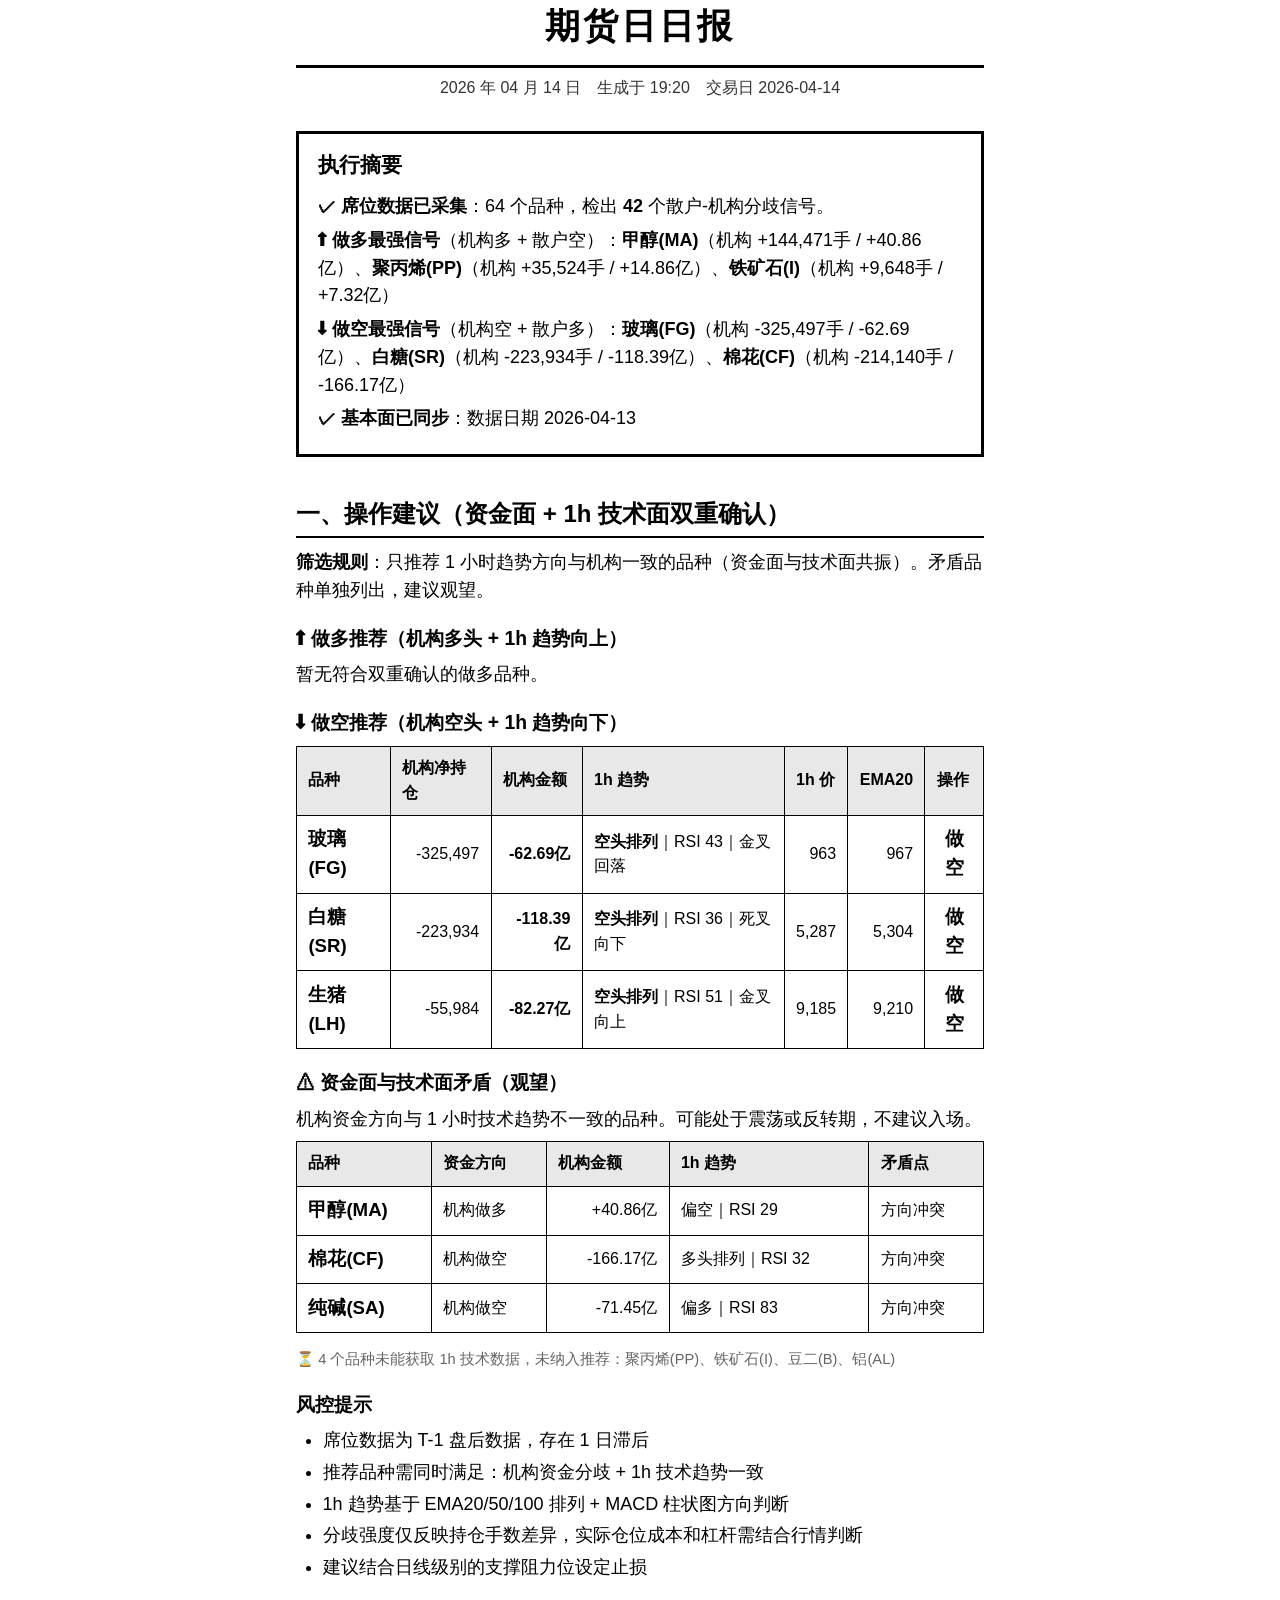
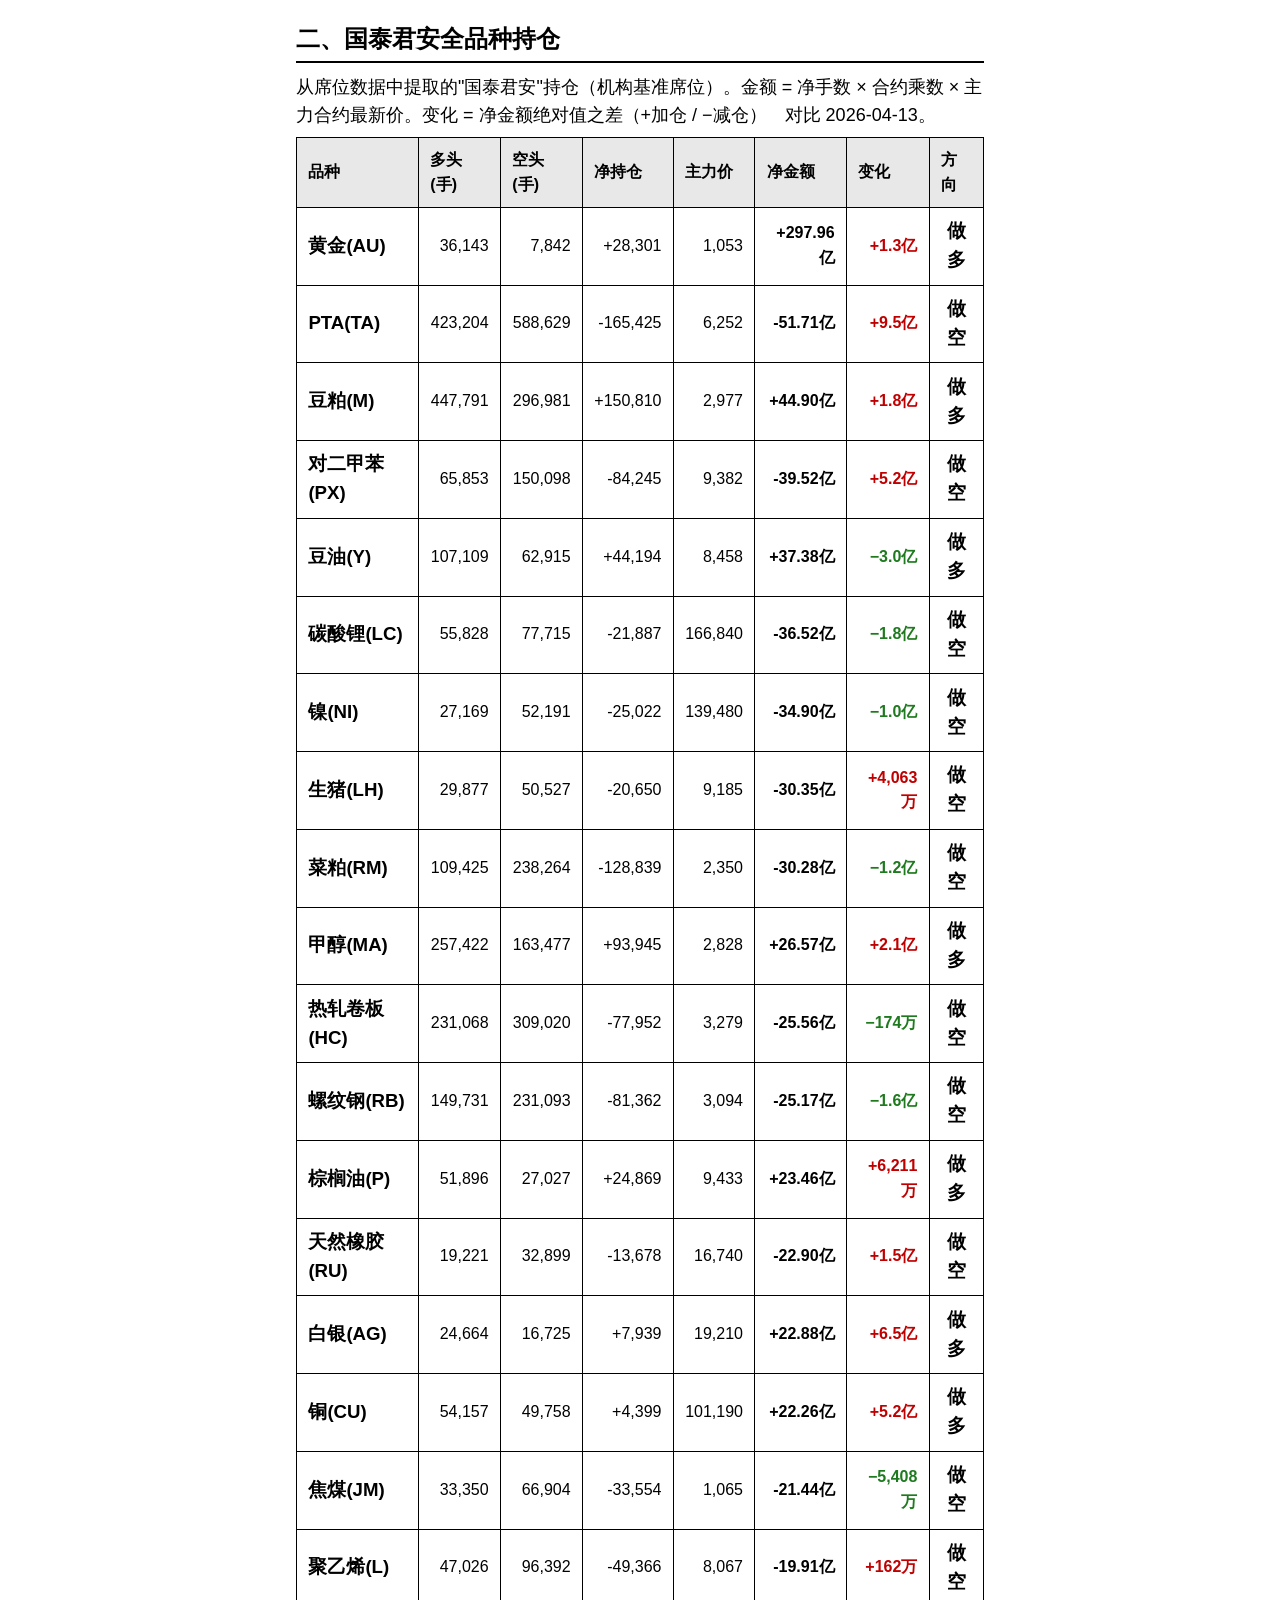
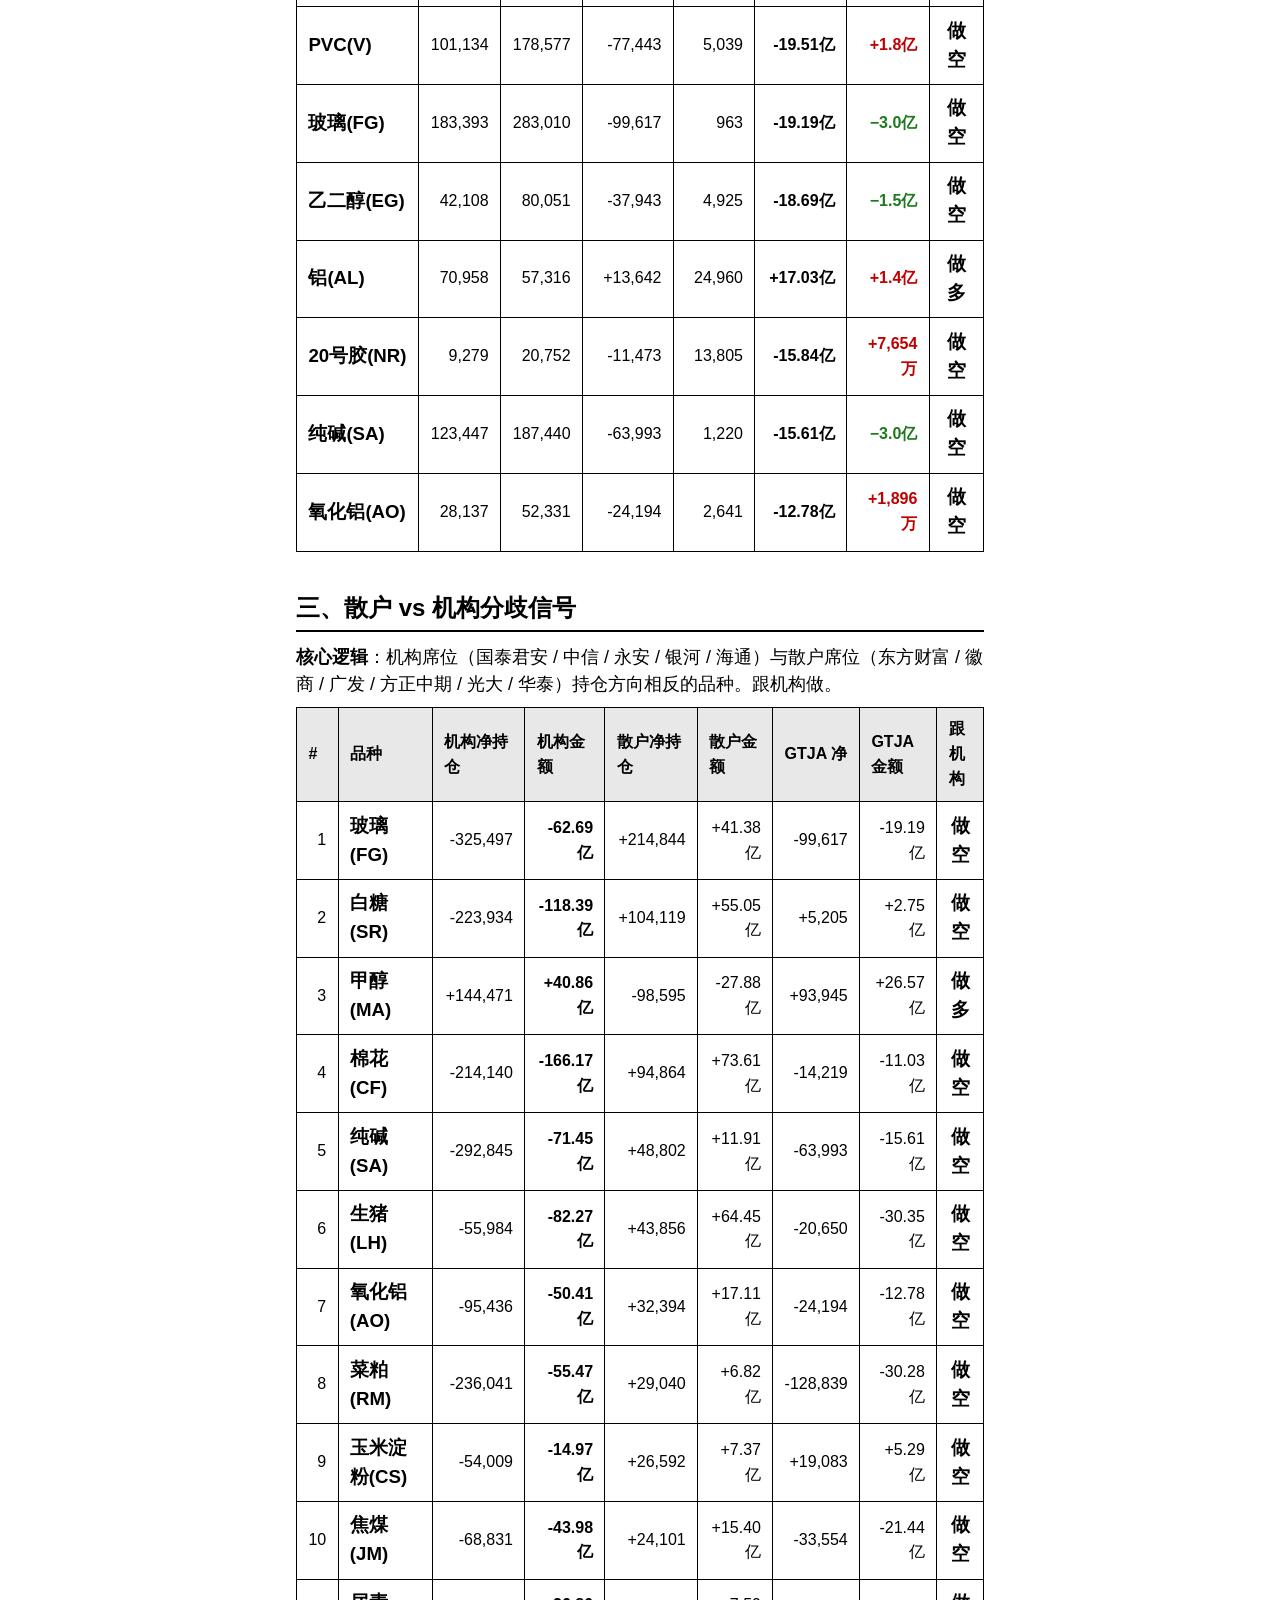
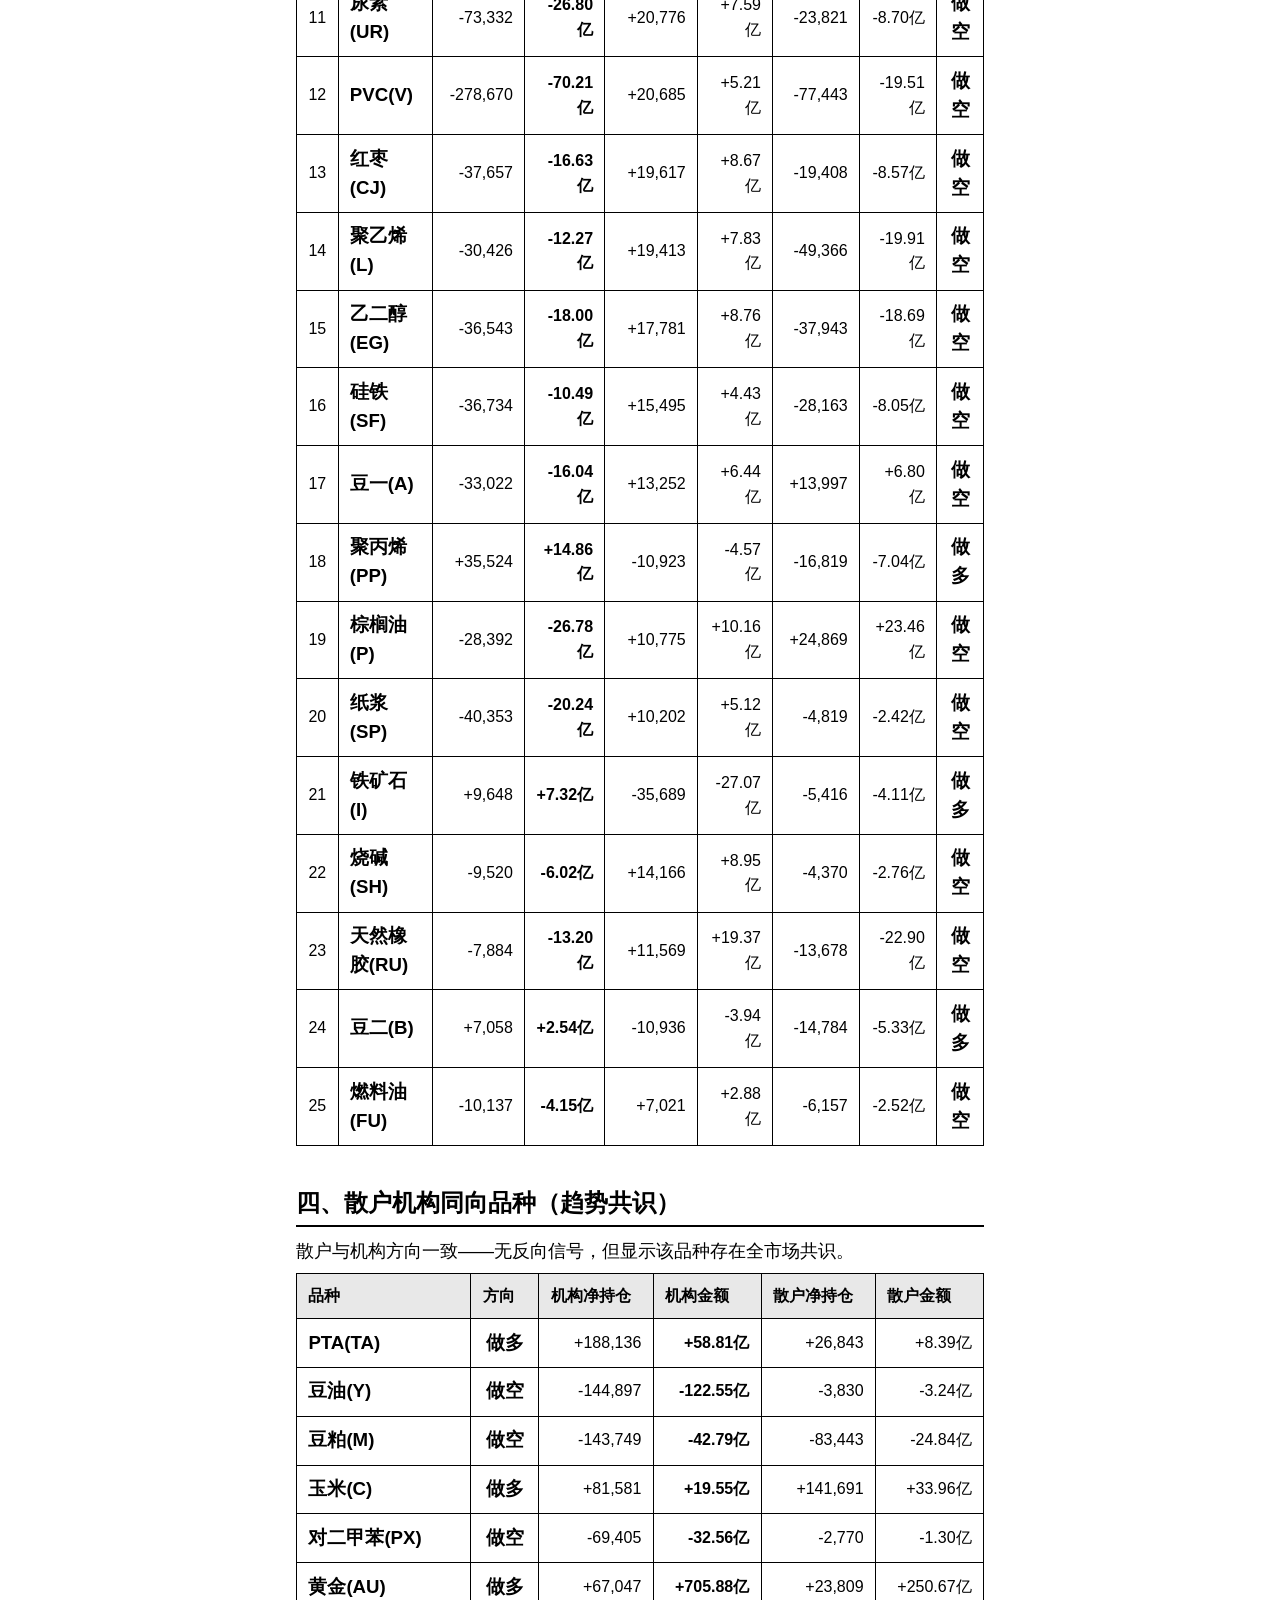
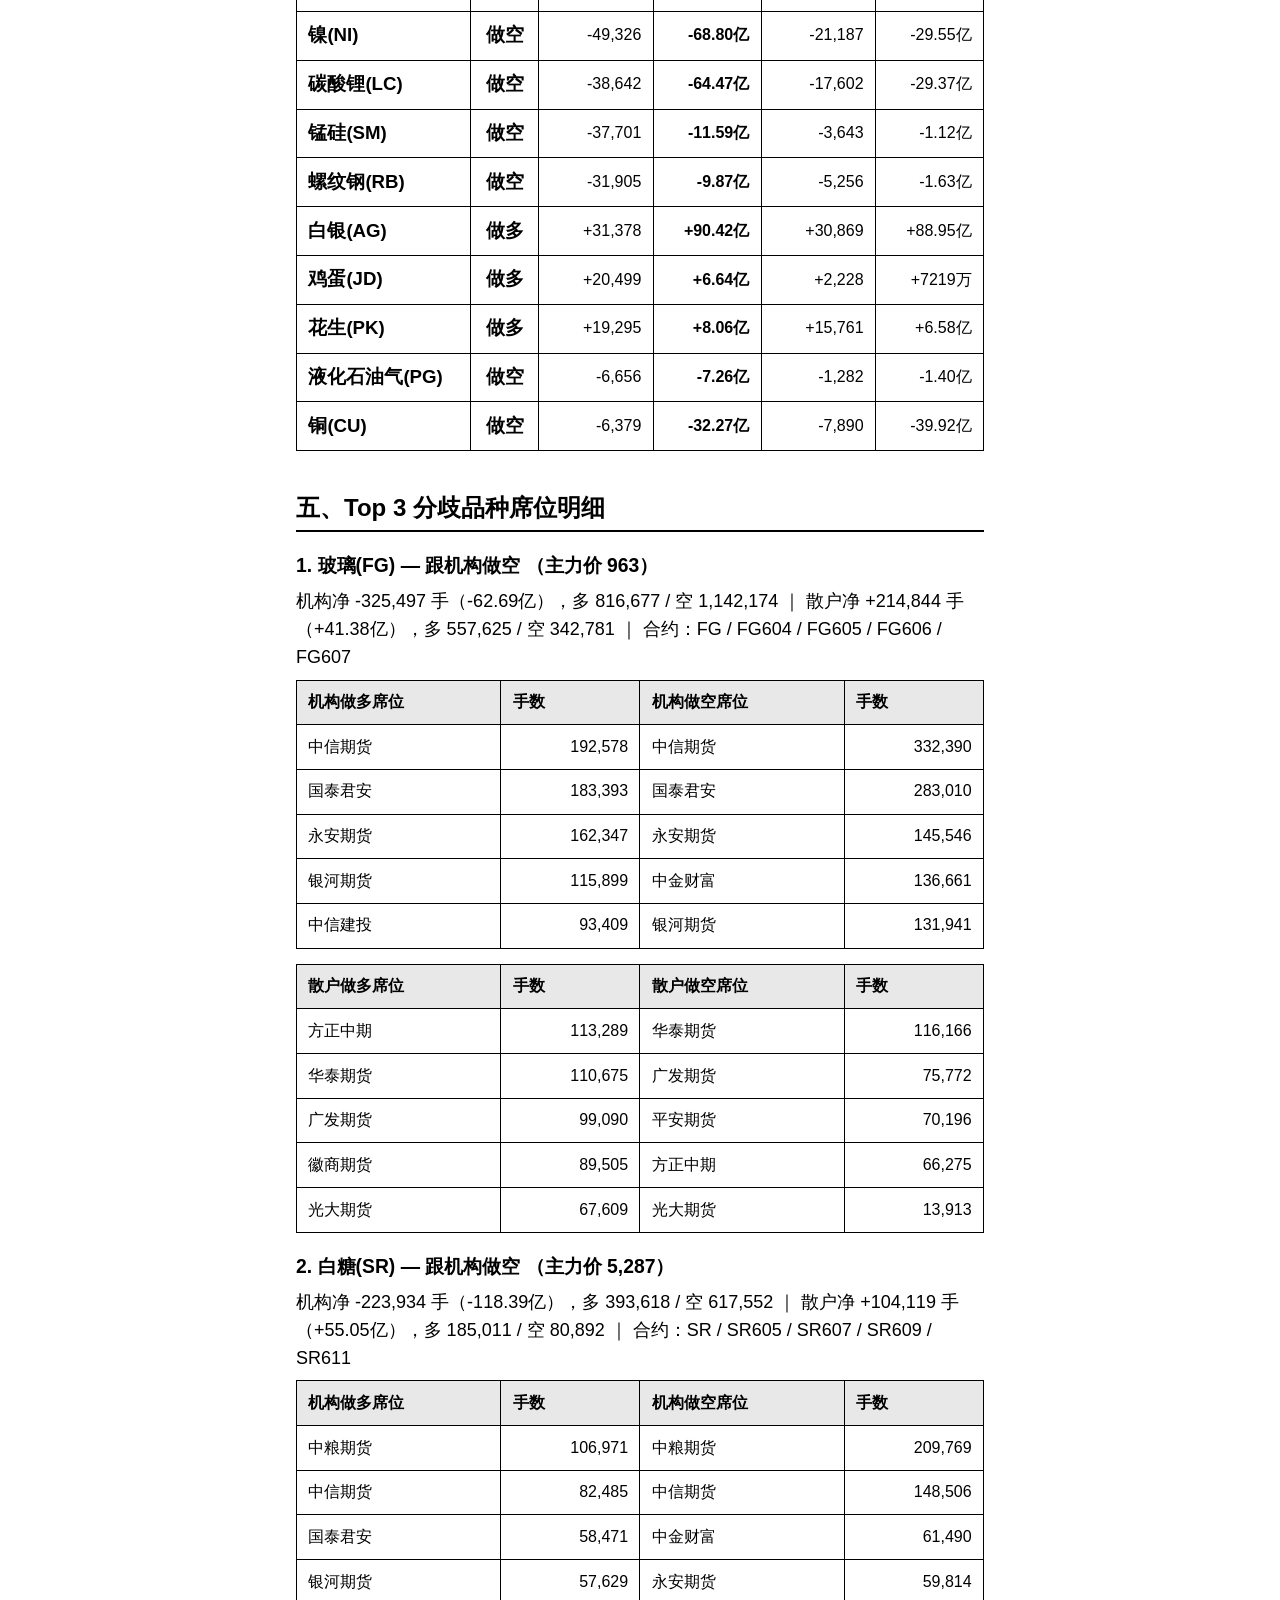
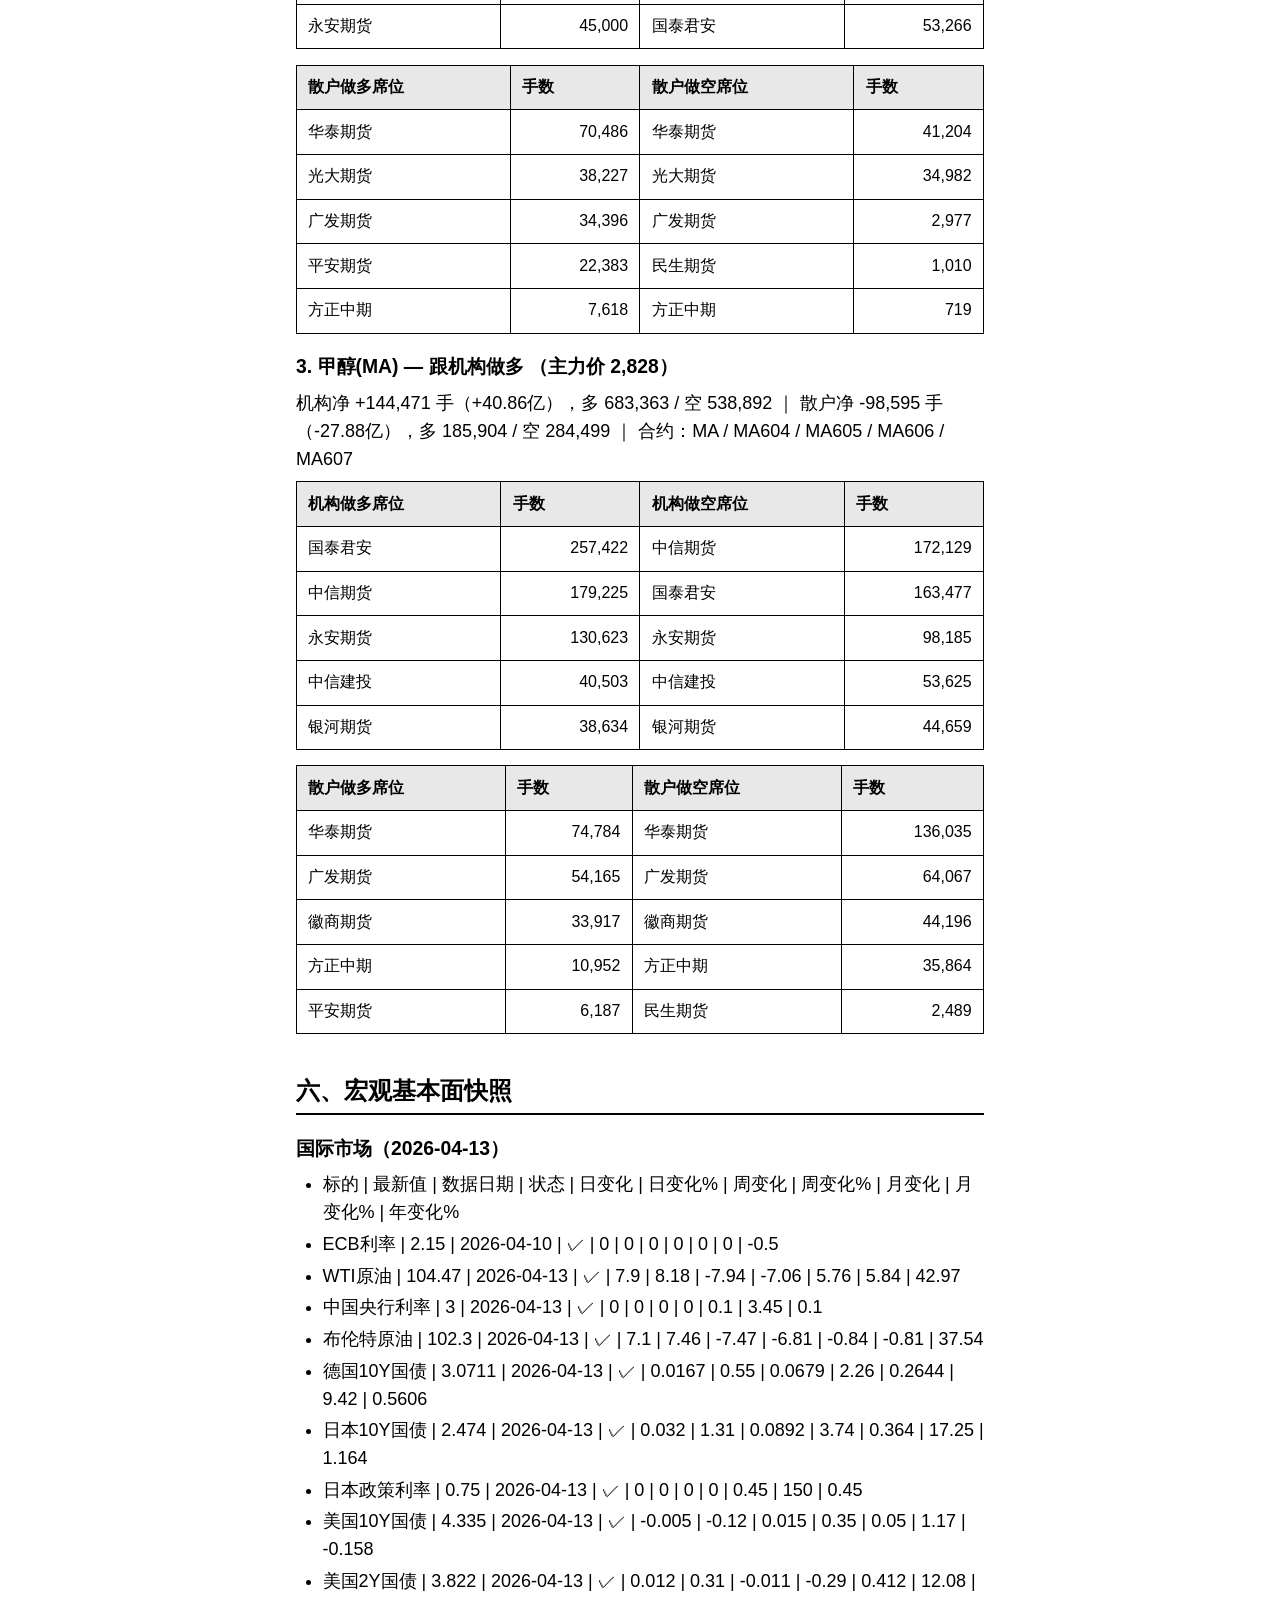
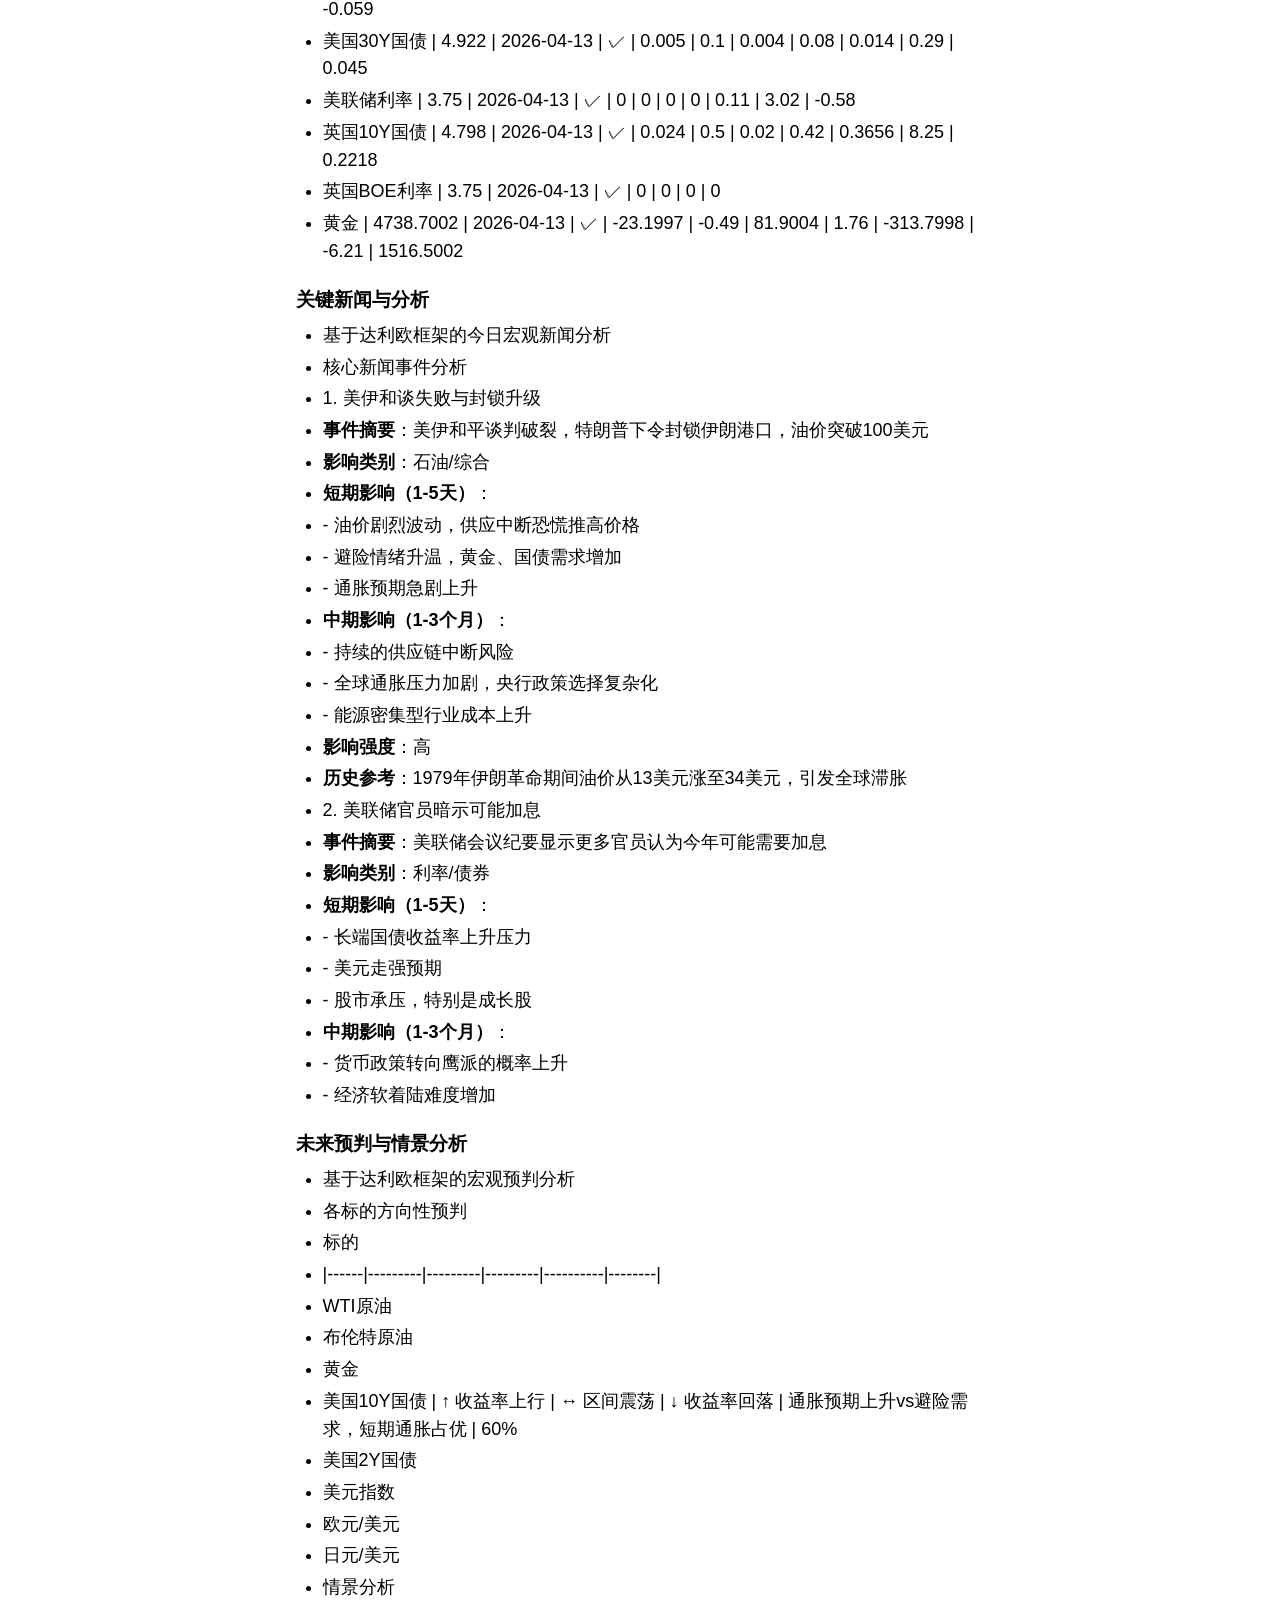
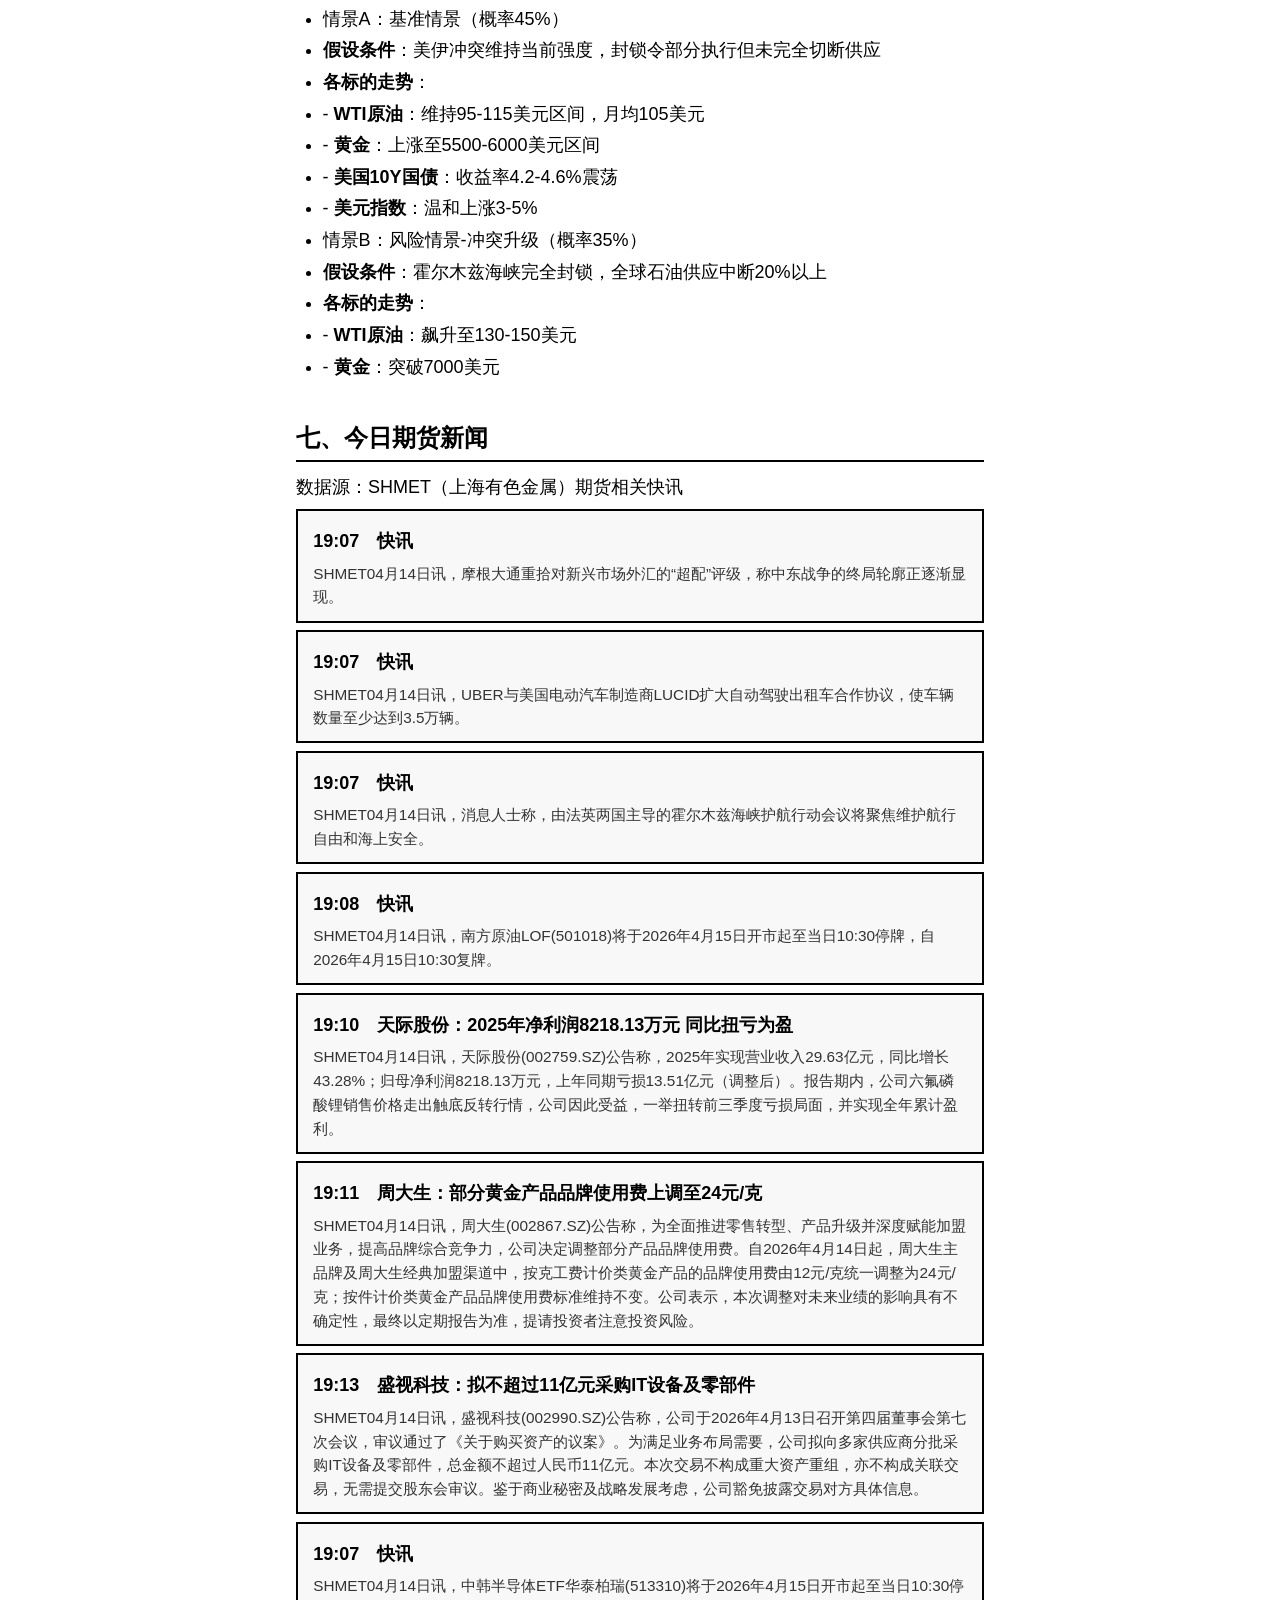
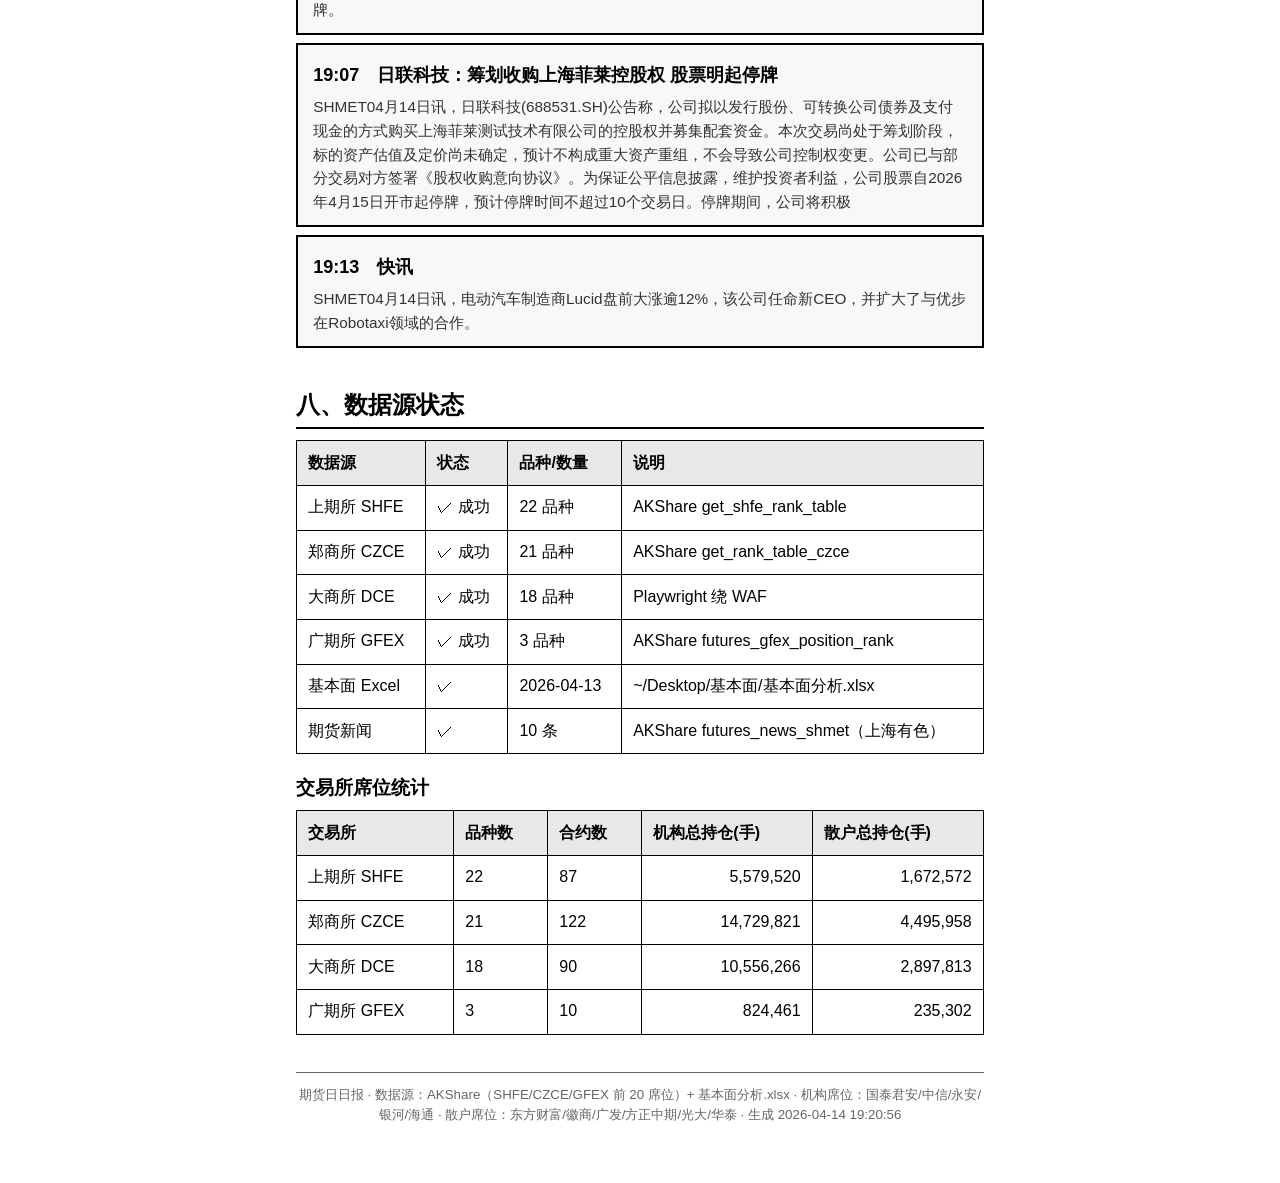
<file: data/futures/期货日日报_2026-04-14.html>
<!DOCTYPE html>
<html lang="zh-CN">
<head>
<meta charset="UTF-8">
<title>期货日日报 2026-04-14</title>
<style>
@page { size: A4 portrait; margin: 14mm 14mm; }
html, body {
  background: #ffffff;
  color: #000000;
  font-family: "PingFang SC", "Hiragino Sans GB", "Microsoft YaHei", sans-serif;
  font-size: 13.5pt;
  line-height: 1.55;
  margin: 0;
  padding: 0;
}
.page { max-width: 182mm; margin: 0 auto; padding: 0 0 15mm 0; }
h1 {
  font-size: 26pt;
  text-align: center;
  margin: 0 0 2mm 0;
  letter-spacing: 3px;
  border-bottom: 3px solid #000;
  padding-bottom: 3mm;
}
.subtitle {
  text-align: center;
  font-size: 12pt;
  margin-bottom: 8mm;
  color: #333;
}
h2 {
  font-size: 18pt;
  border-bottom: 2px solid #000;
  padding: 2mm 0 1mm 0;
  margin: 8mm 0 3mm 0;
  page-break-after: avoid;
}
h3 {
  font-size: 14.5pt;
  margin: 5mm 0 2mm 0;
  page-break-after: avoid;
}
h4 {
  font-size: 13pt;
  margin: 3mm 0 1mm 0;
  page-break-after: avoid;
}
table {
  width: 100%;
  border-collapse: collapse;
  margin: 2mm 0 4mm 0;
  font-size: 12pt;
  page-break-inside: auto;
}
tr {
  page-break-inside: avoid;
  page-break-after: auto;
}
thead {
  display: table-header-group;
}
tfoot {
  display: table-footer-group;
}
th, td {
  border: 1px solid #000;
  padding: 2.5mm 3mm;
  text-align: left;
  vertical-align: middle;
}
th {
  background: #e8e8e8;
  font-weight: bold;
  font-size: 12pt;
}
td.num { text-align: right; font-variant-numeric: tabular-nums; }
td.sym { font-weight: bold; font-size: 14pt; }
td.big { font-size: 14pt; font-weight: bold; text-align: center; }
td.delta-up { color: #c00000; font-weight: bold; text-align: right; font-variant-numeric: tabular-nums; }
td.delta-dn { color: #1f7a1f; font-weight: bold; text-align: right; font-variant-numeric: tabular-nums; }
td.delta-na { color: #888; text-align: right; }
p { margin: 1.5mm 0; }
ul { margin: 2mm 0 4mm 0; padding-left: 7mm; }
li { margin: 1mm 0; }
.section { margin-bottom: 6mm; }
.callout {
  border: 2px solid #000;
  padding: 3mm 4mm;
  margin: 3mm 0;
  background: #f8f8f8;
  page-break-inside: avoid;
}
.summary {
  border: 3px solid #000;
  padding: 4mm 5mm;
  margin: 4mm 0 6mm 0;
  page-break-inside: avoid;
}
.summary h2 { margin-top: 0; border: none; padding: 0; font-size: 16pt; }
.warn { background: #fff5f5; }
.footer {
  margin-top: 10mm;
  padding-top: 3mm;
  border-top: 1px solid #666;
  font-size: 10pt;
  color: #666;
  text-align: center;
}
.nowrap { white-space: nowrap; }
@media print {
  body { -webkit-print-color-adjust: exact; }
  .page { max-width: 100%; }
}
</style>
</head>
<body>
<div class="page">
<h1>期货日日报</h1>
<div class="subtitle">2026 年 04 月 14 日　生成于 19:20　交易日 2026-04-14</div>
<div class="summary"><h2>执行摘要</h2><p><b>✓ 席位数据已采集</b>：64 个品种，检出 <b>42</b> 个散户-机构分歧信号。</p><p><b>⬆ 做多最强信号</b>（机构多 + 散户空）：<b>甲醇(MA)</b>（机构 +144,471手 / +40.86亿）、<b>聚丙烯(PP)</b>（机构 +35,524手 / +14.86亿）、<b>铁矿石(I)</b>（机构 +9,648手 / +7.32亿）</p><p><b>⬇ 做空最强信号</b>（机构空 + 散户多）：<b>玻璃(FG)</b>（机构 -325,497手 / -62.69亿）、<b>白糖(SR)</b>（机构 -223,934手 / -118.39亿）、<b>棉花(CF)</b>（机构 -214,140手 / -166.17亿）</p><p><b>✓ 基本面已同步</b>：数据日期 2026-04-13</p></div><div class="section"><h2>一、操作建议（资金面 + 1h 技术面双重确认）</h2><p><b>筛选规则</b>：只推荐 1 小时趋势方向与机构一致的品种（资金面与技术面共振）。矛盾品种单独列出，建议观望。</p><h3>⬆ 做多推荐（机构多头 + 1h 趋势向上）</h3><p>暂无符合双重确认的做多品种。</p><h3>⬇ 做空推荐（机构空头 + 1h 趋势向下）</h3><table><tr><th>品种</th><th>机构净持仓</th><th>机构金额</th><th>1h 趋势</th><th>1h 价</th><th>EMA20</th><th>操作</th></tr><tr><td class="sym">玻璃(FG)</td><td class="num">-325,497</td><td class="num"><b>-62.69亿</b></td><td><b>空头排列</b>｜RSI 43｜金叉回落</td><td class="num">963</td><td class="num">967</td><td class="big">做空</td></tr><tr><td class="sym">白糖(SR)</td><td class="num">-223,934</td><td class="num"><b>-118.39亿</b></td><td><b>空头排列</b>｜RSI 36｜死叉向下</td><td class="num">5,287</td><td class="num">5,304</td><td class="big">做空</td></tr><tr><td class="sym">生猪(LH)</td><td class="num">-55,984</td><td class="num"><b>-82.27亿</b></td><td><b>空头排列</b>｜RSI 51｜金叉向上</td><td class="num">9,185</td><td class="num">9,210</td><td class="big">做空</td></tr></table><h3>⚠ 资金面与技术面矛盾（观望）</h3><p>机构资金方向与 1 小时技术趋势不一致的品种。可能处于震荡或反转期，不建议入场。</p><table><tr><th>品种</th><th>资金方向</th><th>机构金额</th><th>1h 趋势</th><th>矛盾点</th></tr><tr><td class="sym">甲醇(MA)</td><td>机构做多</td><td class="num">+40.86亿</td><td>偏空｜RSI 29</td><td>方向冲突</td></tr><tr><td class="sym">棉花(CF)</td><td>机构做空</td><td class="num">-166.17亿</td><td>多头排列｜RSI 32</td><td>方向冲突</td></tr><tr><td class="sym">纯碱(SA)</td><td>机构做空</td><td class="num">-71.45亿</td><td>偏多｜RSI 83</td><td>方向冲突</td></tr></table><p style="font-size:11pt;color:#666;">⏳ 4 个品种未能获取 1h 技术数据，未纳入推荐：聚丙烯(PP)、铁矿石(I)、豆二(B)、铝(AL)</p><h3>风控提示</h3><ul><li>席位数据为 T-1 盘后数据，存在 1 日滞后</li><li>推荐品种需同时满足：机构资金分歧 + 1h 技术趋势一致</li><li>1h 趋势基于 EMA20/50/100 排列 + MACD 柱状图方向判断</li><li>分歧强度仅反映持仓手数差异，实际仓位成本和杠杆需结合行情判断</li><li>建议结合日线级别的支撑阻力位设定止损</li></ul></div><div class="section"><h2>二、国泰君安全品种持仓</h2><p>从席位数据中提取的"国泰君安"持仓（机构基准席位）。金额 = 净手数 × 合约乘数 × 主力合约最新价。变化 = 净金额绝对值之差（+加仓 / −减仓）　对比 2026-04-13。</p><table><tr><th>品种</th><th>多头(手)</th><th>空头(手)</th><th>净持仓</th><th>主力价</th><th>净金额</th><th>变化</th><th>方向</th></tr><tr><td class="sym">黄金(AU)</td><td class="num">36,143</td><td class="num">7,842</td><td class="num">+28,301</td><td class="num">1,053</td><td class="num"><b>+297.96亿</b></td><td class="delta-up">+1.3亿</td><td class="big">做多</td></tr><tr><td class="sym">PTA(TA)</td><td class="num">423,204</td><td class="num">588,629</td><td class="num">-165,425</td><td class="num">6,252</td><td class="num"><b>-51.71亿</b></td><td class="delta-up">+9.5亿</td><td class="big">做空</td></tr><tr><td class="sym">豆粕(M)</td><td class="num">447,791</td><td class="num">296,981</td><td class="num">+150,810</td><td class="num">2,977</td><td class="num"><b>+44.90亿</b></td><td class="delta-up">+1.8亿</td><td class="big">做多</td></tr><tr><td class="sym">对二甲苯(PX)</td><td class="num">65,853</td><td class="num">150,098</td><td class="num">-84,245</td><td class="num">9,382</td><td class="num"><b>-39.52亿</b></td><td class="delta-up">+5.2亿</td><td class="big">做空</td></tr><tr><td class="sym">豆油(Y)</td><td class="num">107,109</td><td class="num">62,915</td><td class="num">+44,194</td><td class="num">8,458</td><td class="num"><b>+37.38亿</b></td><td class="delta-dn">−3.0亿</td><td class="big">做多</td></tr><tr><td class="sym">碳酸锂(LC)</td><td class="num">55,828</td><td class="num">77,715</td><td class="num">-21,887</td><td class="num">166,840</td><td class="num"><b>-36.52亿</b></td><td class="delta-dn">−1.8亿</td><td class="big">做空</td></tr><tr><td class="sym">镍(NI)</td><td class="num">27,169</td><td class="num">52,191</td><td class="num">-25,022</td><td class="num">139,480</td><td class="num"><b>-34.90亿</b></td><td class="delta-dn">−1.0亿</td><td class="big">做空</td></tr><tr><td class="sym">生猪(LH)</td><td class="num">29,877</td><td class="num">50,527</td><td class="num">-20,650</td><td class="num">9,185</td><td class="num"><b>-30.35亿</b></td><td class="delta-up">+4,063万</td><td class="big">做空</td></tr><tr><td class="sym">菜粕(RM)</td><td class="num">109,425</td><td class="num">238,264</td><td class="num">-128,839</td><td class="num">2,350</td><td class="num"><b>-30.28亿</b></td><td class="delta-dn">−1.2亿</td><td class="big">做空</td></tr><tr><td class="sym">甲醇(MA)</td><td class="num">257,422</td><td class="num">163,477</td><td class="num">+93,945</td><td class="num">2,828</td><td class="num"><b>+26.57亿</b></td><td class="delta-up">+2.1亿</td><td class="big">做多</td></tr><tr><td class="sym">热轧卷板(HC)</td><td class="num">231,068</td><td class="num">309,020</td><td class="num">-77,952</td><td class="num">3,279</td><td class="num"><b>-25.56亿</b></td><td class="delta-dn">−174万</td><td class="big">做空</td></tr><tr><td class="sym">螺纹钢(RB)</td><td class="num">149,731</td><td class="num">231,093</td><td class="num">-81,362</td><td class="num">3,094</td><td class="num"><b>-25.17亿</b></td><td class="delta-dn">−1.6亿</td><td class="big">做空</td></tr><tr><td class="sym">棕榈油(P)</td><td class="num">51,896</td><td class="num">27,027</td><td class="num">+24,869</td><td class="num">9,433</td><td class="num"><b>+23.46亿</b></td><td class="delta-up">+6,211万</td><td class="big">做多</td></tr><tr><td class="sym">天然橡胶(RU)</td><td class="num">19,221</td><td class="num">32,899</td><td class="num">-13,678</td><td class="num">16,740</td><td class="num"><b>-22.90亿</b></td><td class="delta-up">+1.5亿</td><td class="big">做空</td></tr><tr><td class="sym">白银(AG)</td><td class="num">24,664</td><td class="num">16,725</td><td class="num">+7,939</td><td class="num">19,210</td><td class="num"><b>+22.88亿</b></td><td class="delta-up">+6.5亿</td><td class="big">做多</td></tr><tr><td class="sym">铜(CU)</td><td class="num">54,157</td><td class="num">49,758</td><td class="num">+4,399</td><td class="num">101,190</td><td class="num"><b>+22.26亿</b></td><td class="delta-up">+5.2亿</td><td class="big">做多</td></tr><tr><td class="sym">焦煤(JM)</td><td class="num">33,350</td><td class="num">66,904</td><td class="num">-33,554</td><td class="num">1,065</td><td class="num"><b>-21.44亿</b></td><td class="delta-dn">−5,408万</td><td class="big">做空</td></tr><tr><td class="sym">聚乙烯(L)</td><td class="num">47,026</td><td class="num">96,392</td><td class="num">-49,366</td><td class="num">8,067</td><td class="num"><b>-19.91亿</b></td><td class="delta-up">+162万</td><td class="big">做空</td></tr><tr><td class="sym">PVC(V)</td><td class="num">101,134</td><td class="num">178,577</td><td class="num">-77,443</td><td class="num">5,039</td><td class="num"><b>-19.51亿</b></td><td class="delta-up">+1.8亿</td><td class="big">做空</td></tr><tr><td class="sym">玻璃(FG)</td><td class="num">183,393</td><td class="num">283,010</td><td class="num">-99,617</td><td class="num">963</td><td class="num"><b>-19.19亿</b></td><td class="delta-dn">−3.0亿</td><td class="big">做空</td></tr><tr><td class="sym">乙二醇(EG)</td><td class="num">42,108</td><td class="num">80,051</td><td class="num">-37,943</td><td class="num">4,925</td><td class="num"><b>-18.69亿</b></td><td class="delta-dn">−1.5亿</td><td class="big">做空</td></tr><tr><td class="sym">铝(AL)</td><td class="num">70,958</td><td class="num">57,316</td><td class="num">+13,642</td><td class="num">24,960</td><td class="num"><b>+17.03亿</b></td><td class="delta-up">+1.4亿</td><td class="big">做多</td></tr><tr><td class="sym">20号胶(NR)</td><td class="num">9,279</td><td class="num">20,752</td><td class="num">-11,473</td><td class="num">13,805</td><td class="num"><b>-15.84亿</b></td><td class="delta-up">+7,654万</td><td class="big">做空</td></tr><tr><td class="sym">纯碱(SA)</td><td class="num">123,447</td><td class="num">187,440</td><td class="num">-63,993</td><td class="num">1,220</td><td class="num"><b>-15.61亿</b></td><td class="delta-dn">−3.0亿</td><td class="big">做空</td></tr><tr><td class="sym">氧化铝(AO)</td><td class="num">28,137</td><td class="num">52,331</td><td class="num">-24,194</td><td class="num">2,641</td><td class="num"><b>-12.78亿</b></td><td class="delta-up">+1,896万</td><td class="big">做空</td></tr></table></div><div class="section"><h2>三、散户 vs 机构分歧信号</h2><p><b>核心逻辑</b>：机构席位（国泰君安 / 中信 / 永安 / 银河 / 海通）与散户席位（东方财富 / 徽商 / 广发 / 方正中期 / 光大 / 华泰）持仓方向相反的品种。跟机构做。</p><table><tr><th>#</th><th>品种</th><th>机构净持仓</th><th>机构金额</th><th>散户净持仓</th><th>散户金额</th><th>GTJA 净</th><th>GTJA 金额</th><th>跟机构</th></tr><tr><td class="num">1</td><td class="sym">玻璃(FG)</td><td class="num">-325,497</td><td class="num"><b>-62.69亿</b></td><td class="num">+214,844</td><td class="num">+41.38亿</td><td class="num">-99,617</td><td class="num">-19.19亿</td><td class="big">做空</td></tr><tr><td class="num">2</td><td class="sym">白糖(SR)</td><td class="num">-223,934</td><td class="num"><b>-118.39亿</b></td><td class="num">+104,119</td><td class="num">+55.05亿</td><td class="num">+5,205</td><td class="num">+2.75亿</td><td class="big">做空</td></tr><tr><td class="num">3</td><td class="sym">甲醇(MA)</td><td class="num">+144,471</td><td class="num"><b>+40.86亿</b></td><td class="num">-98,595</td><td class="num">-27.88亿</td><td class="num">+93,945</td><td class="num">+26.57亿</td><td class="big">做多</td></tr><tr><td class="num">4</td><td class="sym">棉花(CF)</td><td class="num">-214,140</td><td class="num"><b>-166.17亿</b></td><td class="num">+94,864</td><td class="num">+73.61亿</td><td class="num">-14,219</td><td class="num">-11.03亿</td><td class="big">做空</td></tr><tr><td class="num">5</td><td class="sym">纯碱(SA)</td><td class="num">-292,845</td><td class="num"><b>-71.45亿</b></td><td class="num">+48,802</td><td class="num">+11.91亿</td><td class="num">-63,993</td><td class="num">-15.61亿</td><td class="big">做空</td></tr><tr><td class="num">6</td><td class="sym">生猪(LH)</td><td class="num">-55,984</td><td class="num"><b>-82.27亿</b></td><td class="num">+43,856</td><td class="num">+64.45亿</td><td class="num">-20,650</td><td class="num">-30.35亿</td><td class="big">做空</td></tr><tr><td class="num">7</td><td class="sym">氧化铝(AO)</td><td class="num">-95,436</td><td class="num"><b>-50.41亿</b></td><td class="num">+32,394</td><td class="num">+17.11亿</td><td class="num">-24,194</td><td class="num">-12.78亿</td><td class="big">做空</td></tr><tr><td class="num">8</td><td class="sym">菜粕(RM)</td><td class="num">-236,041</td><td class="num"><b>-55.47亿</b></td><td class="num">+29,040</td><td class="num">+6.82亿</td><td class="num">-128,839</td><td class="num">-30.28亿</td><td class="big">做空</td></tr><tr><td class="num">9</td><td class="sym">玉米淀粉(CS)</td><td class="num">-54,009</td><td class="num"><b>-14.97亿</b></td><td class="num">+26,592</td><td class="num">+7.37亿</td><td class="num">+19,083</td><td class="num">+5.29亿</td><td class="big">做空</td></tr><tr><td class="num">10</td><td class="sym">焦煤(JM)</td><td class="num">-68,831</td><td class="num"><b>-43.98亿</b></td><td class="num">+24,101</td><td class="num">+15.40亿</td><td class="num">-33,554</td><td class="num">-21.44亿</td><td class="big">做空</td></tr><tr><td class="num">11</td><td class="sym">尿素(UR)</td><td class="num">-73,332</td><td class="num"><b>-26.80亿</b></td><td class="num">+20,776</td><td class="num">+7.59亿</td><td class="num">-23,821</td><td class="num">-8.70亿</td><td class="big">做空</td></tr><tr><td class="num">12</td><td class="sym">PVC(V)</td><td class="num">-278,670</td><td class="num"><b>-70.21亿</b></td><td class="num">+20,685</td><td class="num">+5.21亿</td><td class="num">-77,443</td><td class="num">-19.51亿</td><td class="big">做空</td></tr><tr><td class="num">13</td><td class="sym">红枣(CJ)</td><td class="num">-37,657</td><td class="num"><b>-16.63亿</b></td><td class="num">+19,617</td><td class="num">+8.67亿</td><td class="num">-19,408</td><td class="num">-8.57亿</td><td class="big">做空</td></tr><tr><td class="num">14</td><td class="sym">聚乙烯(L)</td><td class="num">-30,426</td><td class="num"><b>-12.27亿</b></td><td class="num">+19,413</td><td class="num">+7.83亿</td><td class="num">-49,366</td><td class="num">-19.91亿</td><td class="big">做空</td></tr><tr><td class="num">15</td><td class="sym">乙二醇(EG)</td><td class="num">-36,543</td><td class="num"><b>-18.00亿</b></td><td class="num">+17,781</td><td class="num">+8.76亿</td><td class="num">-37,943</td><td class="num">-18.69亿</td><td class="big">做空</td></tr><tr><td class="num">16</td><td class="sym">硅铁(SF)</td><td class="num">-36,734</td><td class="num"><b>-10.49亿</b></td><td class="num">+15,495</td><td class="num">+4.43亿</td><td class="num">-28,163</td><td class="num">-8.05亿</td><td class="big">做空</td></tr><tr><td class="num">17</td><td class="sym">豆一(A)</td><td class="num">-33,022</td><td class="num"><b>-16.04亿</b></td><td class="num">+13,252</td><td class="num">+6.44亿</td><td class="num">+13,997</td><td class="num">+6.80亿</td><td class="big">做空</td></tr><tr><td class="num">18</td><td class="sym">聚丙烯(PP)</td><td class="num">+35,524</td><td class="num"><b>+14.86亿</b></td><td class="num">-10,923</td><td class="num">-4.57亿</td><td class="num">-16,819</td><td class="num">-7.04亿</td><td class="big">做多</td></tr><tr><td class="num">19</td><td class="sym">棕榈油(P)</td><td class="num">-28,392</td><td class="num"><b>-26.78亿</b></td><td class="num">+10,775</td><td class="num">+10.16亿</td><td class="num">+24,869</td><td class="num">+23.46亿</td><td class="big">做空</td></tr><tr><td class="num">20</td><td class="sym">纸浆(SP)</td><td class="num">-40,353</td><td class="num"><b>-20.24亿</b></td><td class="num">+10,202</td><td class="num">+5.12亿</td><td class="num">-4,819</td><td class="num">-2.42亿</td><td class="big">做空</td></tr><tr><td class="num">21</td><td class="sym">铁矿石(I)</td><td class="num">+9,648</td><td class="num"><b>+7.32亿</b></td><td class="num">-35,689</td><td class="num">-27.07亿</td><td class="num">-5,416</td><td class="num">-4.11亿</td><td class="big">做多</td></tr><tr><td class="num">22</td><td class="sym">烧碱(SH)</td><td class="num">-9,520</td><td class="num"><b>-6.02亿</b></td><td class="num">+14,166</td><td class="num">+8.95亿</td><td class="num">-4,370</td><td class="num">-2.76亿</td><td class="big">做空</td></tr><tr><td class="num">23</td><td class="sym">天然橡胶(RU)</td><td class="num">-7,884</td><td class="num"><b>-13.20亿</b></td><td class="num">+11,569</td><td class="num">+19.37亿</td><td class="num">-13,678</td><td class="num">-22.90亿</td><td class="big">做空</td></tr><tr><td class="num">24</td><td class="sym">豆二(B)</td><td class="num">+7,058</td><td class="num"><b>+2.54亿</b></td><td class="num">-10,936</td><td class="num">-3.94亿</td><td class="num">-14,784</td><td class="num">-5.33亿</td><td class="big">做多</td></tr><tr><td class="num">25</td><td class="sym">燃料油(FU)</td><td class="num">-10,137</td><td class="num"><b>-4.15亿</b></td><td class="num">+7,021</td><td class="num">+2.88亿</td><td class="num">-6,157</td><td class="num">-2.52亿</td><td class="big">做空</td></tr></table></div><div class="section"><h2>四、散户机构同向品种（趋势共识）</h2><p>散户与机构方向一致——无反向信号，但显示该品种存在全市场共识。</p><table><tr><th>品种</th><th>方向</th><th>机构净持仓</th><th>机构金额</th><th>散户净持仓</th><th>散户金额</th></tr><tr><td class="sym">PTA(TA)</td><td class="big">做多</td><td class="num">+188,136</td><td class="num"><b>+58.81亿</b></td><td class="num">+26,843</td><td class="num">+8.39亿</td></tr><tr><td class="sym">豆油(Y)</td><td class="big">做空</td><td class="num">-144,897</td><td class="num"><b>-122.55亿</b></td><td class="num">-3,830</td><td class="num">-3.24亿</td></tr><tr><td class="sym">豆粕(M)</td><td class="big">做空</td><td class="num">-143,749</td><td class="num"><b>-42.79亿</b></td><td class="num">-83,443</td><td class="num">-24.84亿</td></tr><tr><td class="sym">玉米(C)</td><td class="big">做多</td><td class="num">+81,581</td><td class="num"><b>+19.55亿</b></td><td class="num">+141,691</td><td class="num">+33.96亿</td></tr><tr><td class="sym">对二甲苯(PX)</td><td class="big">做空</td><td class="num">-69,405</td><td class="num"><b>-32.56亿</b></td><td class="num">-2,770</td><td class="num">-1.30亿</td></tr><tr><td class="sym">黄金(AU)</td><td class="big">做多</td><td class="num">+67,047</td><td class="num"><b>+705.88亿</b></td><td class="num">+23,809</td><td class="num">+250.67亿</td></tr><tr><td class="sym">镍(NI)</td><td class="big">做空</td><td class="num">-49,326</td><td class="num"><b>-68.80亿</b></td><td class="num">-21,187</td><td class="num">-29.55亿</td></tr><tr><td class="sym">碳酸锂(LC)</td><td class="big">做空</td><td class="num">-38,642</td><td class="num"><b>-64.47亿</b></td><td class="num">-17,602</td><td class="num">-29.37亿</td></tr><tr><td class="sym">锰硅(SM)</td><td class="big">做空</td><td class="num">-37,701</td><td class="num"><b>-11.59亿</b></td><td class="num">-3,643</td><td class="num">-1.12亿</td></tr><tr><td class="sym">螺纹钢(RB)</td><td class="big">做空</td><td class="num">-31,905</td><td class="num"><b>-9.87亿</b></td><td class="num">-5,256</td><td class="num">-1.63亿</td></tr><tr><td class="sym">白银(AG)</td><td class="big">做多</td><td class="num">+31,378</td><td class="num"><b>+90.42亿</b></td><td class="num">+30,869</td><td class="num">+88.95亿</td></tr><tr><td class="sym">鸡蛋(JD)</td><td class="big">做多</td><td class="num">+20,499</td><td class="num"><b>+6.64亿</b></td><td class="num">+2,228</td><td class="num">+7219万</td></tr><tr><td class="sym">花生(PK)</td><td class="big">做多</td><td class="num">+19,295</td><td class="num"><b>+8.06亿</b></td><td class="num">+15,761</td><td class="num">+6.58亿</td></tr><tr><td class="sym">液化石油气(PG)</td><td class="big">做空</td><td class="num">-6,656</td><td class="num"><b>-7.26亿</b></td><td class="num">-1,282</td><td class="num">-1.40亿</td></tr><tr><td class="sym">铜(CU)</td><td class="big">做空</td><td class="num">-6,379</td><td class="num"><b>-32.27亿</b></td><td class="num">-7,890</td><td class="num">-39.92亿</td></tr></table></div><div class="section"><h2>五、Top 3 分歧品种席位明细</h2><h3>1. 玻璃(FG) — 跟机构做空 （主力价 963）</h3><p>机构净 -325,497 手（-62.69亿），多 816,677 / 空 1,142,174 ｜ 散户净 +214,844 手（+41.38亿），多 557,625 / 空 342,781 ｜ 合约：FG / FG604 / FG605 / FG606 / FG607</p><table><tr><th>机构做多席位</th><th>手数</th><th>机构做空席位</th><th>手数</th></tr><tr><td>中信期货</td><td class="num">192,578</td><td>中信期货</td><td class="num">332,390</td></tr><tr><td>国泰君安</td><td class="num">183,393</td><td>国泰君安</td><td class="num">283,010</td></tr><tr><td>永安期货</td><td class="num">162,347</td><td>永安期货</td><td class="num">145,546</td></tr><tr><td>银河期货</td><td class="num">115,899</td><td>中金财富</td><td class="num">136,661</td></tr><tr><td>中信建投</td><td class="num">93,409</td><td>银河期货</td><td class="num">131,941</td></tr></table><table><tr><th>散户做多席位</th><th>手数</th><th>散户做空席位</th><th>手数</th></tr><tr><td>方正中期</td><td class="num">113,289</td><td>华泰期货</td><td class="num">116,166</td></tr><tr><td>华泰期货</td><td class="num">110,675</td><td>广发期货</td><td class="num">75,772</td></tr><tr><td>广发期货</td><td class="num">99,090</td><td>平安期货</td><td class="num">70,196</td></tr><tr><td>徽商期货</td><td class="num">89,505</td><td>方正中期</td><td class="num">66,275</td></tr><tr><td>光大期货</td><td class="num">67,609</td><td>光大期货</td><td class="num">13,913</td></tr></table><h3>2. 白糖(SR) — 跟机构做空 （主力价 5,287）</h3><p>机构净 -223,934 手（-118.39亿），多 393,618 / 空 617,552 ｜ 散户净 +104,119 手（+55.05亿），多 185,011 / 空 80,892 ｜ 合约：SR / SR605 / SR607 / SR609 / SR611</p><table><tr><th>机构做多席位</th><th>手数</th><th>机构做空席位</th><th>手数</th></tr><tr><td>中粮期货</td><td class="num">106,971</td><td>中粮期货</td><td class="num">209,769</td></tr><tr><td>中信期货</td><td class="num">82,485</td><td>中信期货</td><td class="num">148,506</td></tr><tr><td>国泰君安</td><td class="num">58,471</td><td>中金财富</td><td class="num">61,490</td></tr><tr><td>银河期货</td><td class="num">57,629</td><td>永安期货</td><td class="num">59,814</td></tr><tr><td>永安期货</td><td class="num">45,000</td><td>国泰君安</td><td class="num">53,266</td></tr></table><table><tr><th>散户做多席位</th><th>手数</th><th>散户做空席位</th><th>手数</th></tr><tr><td>华泰期货</td><td class="num">70,486</td><td>华泰期货</td><td class="num">41,204</td></tr><tr><td>光大期货</td><td class="num">38,227</td><td>光大期货</td><td class="num">34,982</td></tr><tr><td>广发期货</td><td class="num">34,396</td><td>广发期货</td><td class="num">2,977</td></tr><tr><td>平安期货</td><td class="num">22,383</td><td>民生期货</td><td class="num">1,010</td></tr><tr><td>方正中期</td><td class="num">7,618</td><td>方正中期</td><td class="num">719</td></tr></table><h3>3. 甲醇(MA) — 跟机构做多 （主力价 2,828）</h3><p>机构净 +144,471 手（+40.86亿），多 683,363 / 空 538,892 ｜ 散户净 -98,595 手（-27.88亿），多 185,904 / 空 284,499 ｜ 合约：MA / MA604 / MA605 / MA606 / MA607</p><table><tr><th>机构做多席位</th><th>手数</th><th>机构做空席位</th><th>手数</th></tr><tr><td>国泰君安</td><td class="num">257,422</td><td>中信期货</td><td class="num">172,129</td></tr><tr><td>中信期货</td><td class="num">179,225</td><td>国泰君安</td><td class="num">163,477</td></tr><tr><td>永安期货</td><td class="num">130,623</td><td>永安期货</td><td class="num">98,185</td></tr><tr><td>中信建投</td><td class="num">40,503</td><td>中信建投</td><td class="num">53,625</td></tr><tr><td>银河期货</td><td class="num">38,634</td><td>银河期货</td><td class="num">44,659</td></tr></table><table><tr><th>散户做多席位</th><th>手数</th><th>散户做空席位</th><th>手数</th></tr><tr><td>华泰期货</td><td class="num">74,784</td><td>华泰期货</td><td class="num">136,035</td></tr><tr><td>广发期货</td><td class="num">54,165</td><td>广发期货</td><td class="num">64,067</td></tr><tr><td>徽商期货</td><td class="num">33,917</td><td>徽商期货</td><td class="num">44,196</td></tr><tr><td>方正中期</td><td class="num">10,952</td><td>方正中期</td><td class="num">35,864</td></tr><tr><td>平安期货</td><td class="num">6,187</td><td>民生期货</td><td class="num">2,489</td></tr></table></div><div class="section"><h2>六、宏观基本面快照</h2><h3>国际市场（2026-04-13）</h3><ul><li>标的 | 最新值 | 数据日期 | 状态 | 日变化 | 日变化% | 周变化 | 周变化% | 月变化 | 月变化% | 年变化%</li><li>ECB利率 | 2.15 | 2026-04-10 | ✓ | 0 | 0 | 0 | 0 | 0 | 0 | -0.5</li><li>WTI原油 | 104.47 | 2026-04-13 | ✓ | 7.9 | 8.18 | -7.94 | -7.06 | 5.76 | 5.84 | 42.97</li><li>中国央行利率 | 3 | 2026-04-13 | ✓ | 0 | 0 | 0 | 0 | 0.1 | 3.45 | 0.1</li><li>布伦特原油 | 102.3 | 2026-04-13 | ✓ | 7.1 | 7.46 | -7.47 | -6.81 | -0.84 | -0.81 | 37.54</li><li>德国10Y国债 | 3.0711 | 2026-04-13 | ✓ | 0.0167 | 0.55 | 0.0679 | 2.26 | 0.2644 | 9.42 | 0.5606</li><li>日本10Y国债 | 2.474 | 2026-04-13 | ✓ | 0.032 | 1.31 | 0.0892 | 3.74 | 0.364 | 17.25 | 1.164</li><li>日本政策利率 | 0.75 | 2026-04-13 | ✓ | 0 | 0 | 0 | 0 | 0.45 | 150 | 0.45</li><li>美国10Y国债 | 4.335 | 2026-04-13 | ✓ | -0.005 | -0.12 | 0.015 | 0.35 | 0.05 | 1.17 | -0.158</li><li>美国2Y国债 | 3.822 | 2026-04-13 | ✓ | 0.012 | 0.31 | -0.011 | -0.29 | 0.412 | 12.08 | -0.059</li><li>美国30Y国债 | 4.922 | 2026-04-13 | ✓ | 0.005 | 0.1 | 0.004 | 0.08 | 0.014 | 0.29 | 0.045</li><li>美联储利率 | 3.75 | 2026-04-13 | ✓ | 0 | 0 | 0 | 0 | 0.11 | 3.02 | -0.58</li><li>英国10Y国债 | 4.798 | 2026-04-13 | ✓ | 0.024 | 0.5 | 0.02 | 0.42 | 0.3656 | 8.25 | 0.2218</li><li>英国BOE利率 | 3.75 | 2026-04-13 | ✓ | 0 | 0 | 0 | 0</li><li>黄金 | 4738.7002 | 2026-04-13 | ✓ | -23.1997 | -0.49 | 81.9004 | 1.76 | -313.7998 | -6.21 | 1516.5002</li></ul><h3>关键新闻与分析</h3><ul><li>基于达利欧框架的今日宏观新闻分析</li><li>核心新闻事件分析</li><li>1. 美伊和谈失败与封锁升级</li><li><b>事件摘要</b>：美伊和平谈判破裂，特朗普下令封锁伊朗港口，油价突破100美元</li><li><b>影响类别</b>：石油/综合</li><li><b>短期影响（1-5天）</b>：</li><li>  - 油价剧烈波动，供应中断恐慌推高价格</li><li>  - 避险情绪升温，黄金、国债需求增加</li><li>  - 通胀预期急剧上升</li><li><b>中期影响（1-3个月）</b>：</li><li>  - 持续的供应链中断风险</li><li>  - 全球通胀压力加剧，央行政策选择复杂化</li><li>  - 能源密集型行业成本上升</li><li><b>影响强度</b>：高</li><li><b>历史参考</b>：1979年伊朗革命期间油价从13美元涨至34美元，引发全球滞胀</li><li>2. 美联储官员暗示可能加息</li><li><b>事件摘要</b>：美联储会议纪要显示更多官员认为今年可能需要加息</li><li><b>影响类别</b>：利率/债券</li><li><b>短期影响（1-5天）</b>：</li><li>  - 长端国债收益率上升压力</li><li>  - 美元走强预期</li><li>  - 股市承压，特别是成长股</li><li><b>中期影响（1-3个月）</b>：</li><li>  - 货币政策转向鹰派的概率上升</li><li>  - 经济软着陆难度增加</li></ul><h3>未来预判与情景分析</h3><ul><li>基于达利欧框架的宏观预判分析</li><li>各标的方向性预判</li><li>标的</li><li>|------|---------|---------|---------|----------|--------|</li><li>WTI原油</li><li>布伦特原油</li><li>黄金</li><li>美国10Y国债 | ↑ 收益率上行 | ↔ 区间震荡 | ↓ 收益率回落 | 通胀预期上升vs避险需求，短期通胀占优 | 60%</li><li>美国2Y国债</li><li>美元指数</li><li>欧元/美元</li><li>日元/美元</li><li>情景分析</li><li>情景A：基准情景（概率45%）</li><li><b>假设条件</b>：美伊冲突维持当前强度，封锁令部分执行但未完全切断供应</li><li><b>各标的走势</b>：</li><li>  - <b>WTI原油</b>：维持95-115美元区间，月均105美元</li><li>  - <b>黄金</b>：上涨至5500-6000美元区间</li><li>  - <b>美国10Y国债</b>：收益率4.2-4.6%震荡</li><li>  - <b>美元指数</b>：温和上涨3-5%</li><li>情景B：风险情景-冲突升级（概率35%）</li><li><b>假设条件</b>：霍尔木兹海峡完全封锁，全球石油供应中断20%以上</li><li><b>各标的走势</b>：</li><li>  - <b>WTI原油</b>：飙升至130-150美元</li><li>  - <b>黄金</b>：突破7000美元</li></ul></div><div class="section"><h2>七、今日期货新闻</h2><p>数据源：SHMET（上海有色金属）期货相关快讯</p><div class="callout" style="margin:2mm 0;"><p><b class="nowrap">19:07</b>　<b>快讯</b></p><p style="font-size:11.5pt;color:#333;margin:1mm 0 0 0;">SHMET04月14日讯，摩根大通重拾对新兴市场外汇的“超配”评级，称中东战争的终局轮廓正逐渐显现。</p></div><div class="callout" style="margin:2mm 0;"><p><b class="nowrap">19:07</b>　<b>快讯</b></p><p style="font-size:11.5pt;color:#333;margin:1mm 0 0 0;">SHMET04月14日讯，UBER与美国电动汽车制造商LUCID扩大自动驾驶出租车合作协议，使车辆数量至少达到3.5万辆。</p></div><div class="callout" style="margin:2mm 0;"><p><b class="nowrap">19:07</b>　<b>快讯</b></p><p style="font-size:11.5pt;color:#333;margin:1mm 0 0 0;">SHMET04月14日讯，消息人士称，由法英两国主导的霍尔木兹海峡护航行动会议将聚焦维护航行自由和海上安全。</p></div><div class="callout" style="margin:2mm 0;"><p><b class="nowrap">19:08</b>　<b>快讯</b></p><p style="font-size:11.5pt;color:#333;margin:1mm 0 0 0;">SHMET04月14日讯，南方原油LOF(501018)将于2026年4月15日开市起至当日10:30停牌，自2026年4月15日10:30复牌。</p></div><div class="callout" style="margin:2mm 0;"><p><b class="nowrap">19:10</b>　<b>天际股份：2025年净利润8218.13万元 同比扭亏为盈</b></p><p style="font-size:11.5pt;color:#333;margin:1mm 0 0 0;">SHMET04月14日讯，天际股份(002759.SZ)公告称，2025年实现营业收入29.63亿元，同比增长43.28%；归母净利润8218.13万元，上年同期亏损13.51亿元（调整后）。报告期内，公司六氟磷酸锂销售价格走出触底反转行情，公司因此受益，一举扭转前三季度亏损局面，并实现全年累计盈利。</p></div><div class="callout" style="margin:2mm 0;"><p><b class="nowrap">19:11</b>　<b>周大生：部分黄金产品品牌使用费上调至24元/克</b></p><p style="font-size:11.5pt;color:#333;margin:1mm 0 0 0;">SHMET04月14日讯，周大生(002867.SZ)公告称，为全面推进零售转型、产品升级并深度赋能加盟业务，提高品牌综合竞争力，公司决定调整部分产品品牌使用费。自2026年4月14日起，周大生主品牌及周大生经典加盟渠道中，按克工费计价类黄金产品的品牌使用费由12元/克统一调整为24元/克；按件计价类黄金产品品牌使用费标准维持不变。公司表示，本次调整对未来业绩的影响具有不确定性，最终以定期报告为准，提请投资者注意投资风险。</p></div><div class="callout" style="margin:2mm 0;"><p><b class="nowrap">19:13</b>　<b>盛视科技：拟不超过11亿元采购IT设备及零部件</b></p><p style="font-size:11.5pt;color:#333;margin:1mm 0 0 0;">SHMET04月14日讯，盛视科技(002990.SZ)公告称，公司于2026年4月13日召开第四届董事会第七次会议，审议通过了《关于购买资产的议案》。为满足业务布局需要，公司拟向多家供应商分批采购IT设备及零部件，总金额不超过人民币11亿元。本次交易不构成重大资产重组，亦不构成关联交易，无需提交股东会审议。鉴于商业秘密及战略发展考虑，公司豁免披露交易对方具体信息。</p></div><div class="callout" style="margin:2mm 0;"><p><b class="nowrap">19:07</b>　<b>快讯</b></p><p style="font-size:11.5pt;color:#333;margin:1mm 0 0 0;">SHMET04月14日讯，中韩半导体ETF华泰柏瑞(513310)将于2026年4月15日开市起至当日10:30停牌。</p></div><div class="callout" style="margin:2mm 0;"><p><b class="nowrap">19:07</b>　<b>日联科技：筹划收购上海菲莱控股权 股票明起停牌</b></p><p style="font-size:11.5pt;color:#333;margin:1mm 0 0 0;">SHMET04月14日讯，日联科技(688531.SH)公告称，公司拟以发行股份、可转换公司债券及支付现金的方式购买上海菲莱测试技术有限公司的控股权并募集配套资金。本次交易尚处于筹划阶段，标的资产估值及定价尚未确定，预计不构成重大资产重组，不会导致公司控制权变更。公司已与部分交易对方签署《股权收购意向协议》。为保证公平信息披露，维护投资者利益，公司股票自2026年4月15日开市起停牌，预计停牌时间不超过10个交易日。停牌期间，公司将积极</p></div><div class="callout" style="margin:2mm 0;"><p><b class="nowrap">19:13</b>　<b>快讯</b></p><p style="font-size:11.5pt;color:#333;margin:1mm 0 0 0;">SHMET04月14日讯，电动汽车制造商Lucid盘前大涨逾12%，该公司任命新CEO，并扩大了与优步在Robotaxi领域的合作。</p></div></div><div class="section"><h2>八、数据源状态</h2><table><tr><th>数据源</th><th>状态</th><th>品种/数量</th><th>说明</th></tr><tr><td>上期所 SHFE</td><td>✓ 成功</td><td>22 品种</td><td>AKShare get_shfe_rank_table</td></tr><tr><td>郑商所 CZCE</td><td>✓ 成功</td><td>21 品种</td><td>AKShare get_rank_table_czce</td></tr><tr><td>大商所 DCE</td><td>✓ 成功</td><td>18 品种</td><td>Playwright 绕 WAF</td></tr><tr><td>广期所 GFEX</td><td>✓ 成功</td><td>3 品种</td><td>AKShare futures_gfex_position_rank</td></tr><tr><td>基本面 Excel</td><td>✓</td><td>2026-04-13</td><td>~/Desktop/基本面/基本面分析.xlsx</td></tr><tr><td>期货新闻</td><td>✓</td><td>10 条</td><td>AKShare futures_news_shmet（上海有色）</td></tr></table><h3>交易所席位统计</h3><table><tr><th>交易所</th><th>品种数</th><th>合约数</th><th>机构总持仓(手)</th><th>散户总持仓(手)</th></tr><tr><td>上期所 SHFE</td><td>22</td><td>87</td><td class="num">5,579,520</td><td class="num">1,672,572</td></tr><tr><td>郑商所 CZCE</td><td>21</td><td>122</td><td class="num">14,729,821</td><td class="num">4,495,958</td></tr><tr><td>大商所 DCE</td><td>18</td><td>90</td><td class="num">10,556,266</td><td class="num">2,897,813</td></tr><tr><td>广期所 GFEX</td><td>3</td><td>10</td><td class="num">824,461</td><td class="num">235,302</td></tr></table></div>
<div class="footer">期货日日报 · 数据源：AKShare（SHFE/CZCE/GFEX 前 20 席位）+ 基本面分析.xlsx · 机构席位：国泰君安/中信/永安/银河/海通 · 散户席位：东方财富/徽商/广发/方正中期/光大/华泰 · 生成 2026-04-14 19:20:56</div>
</div>
</body>
</html>
</file>
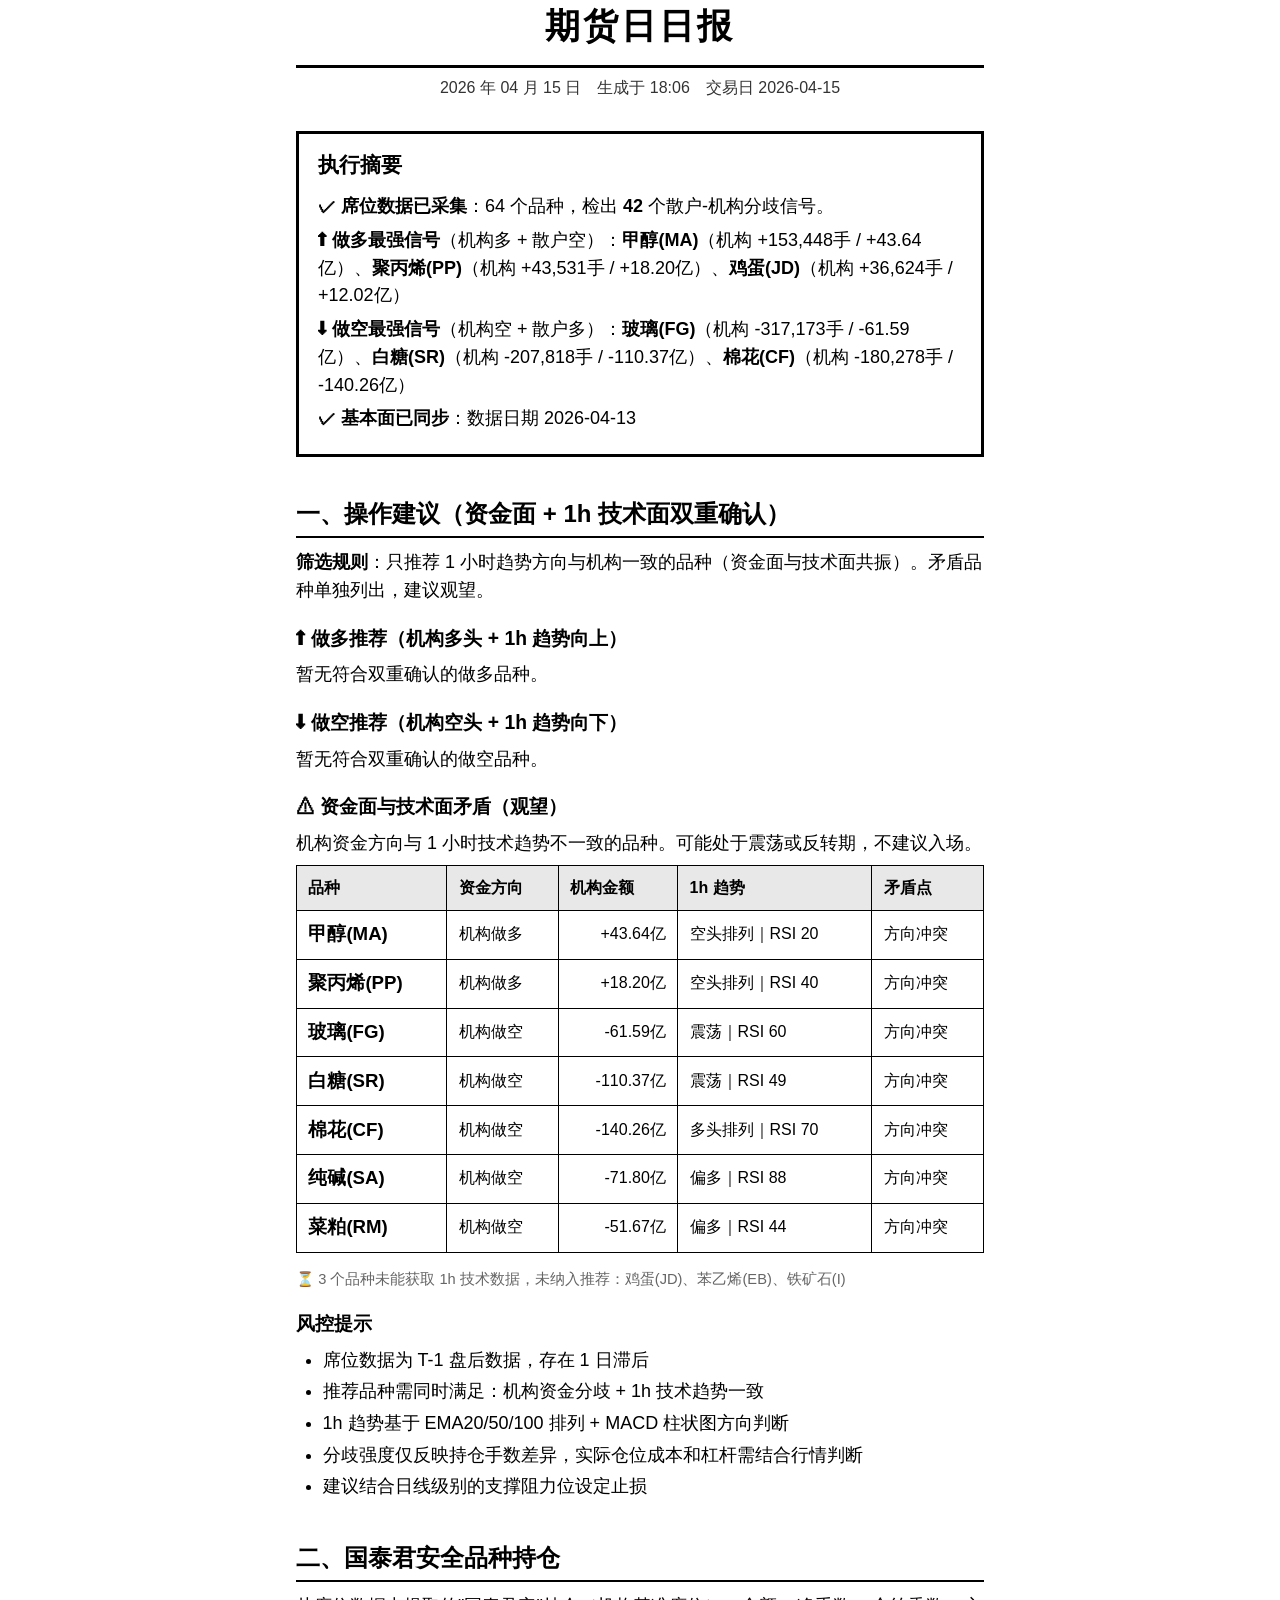
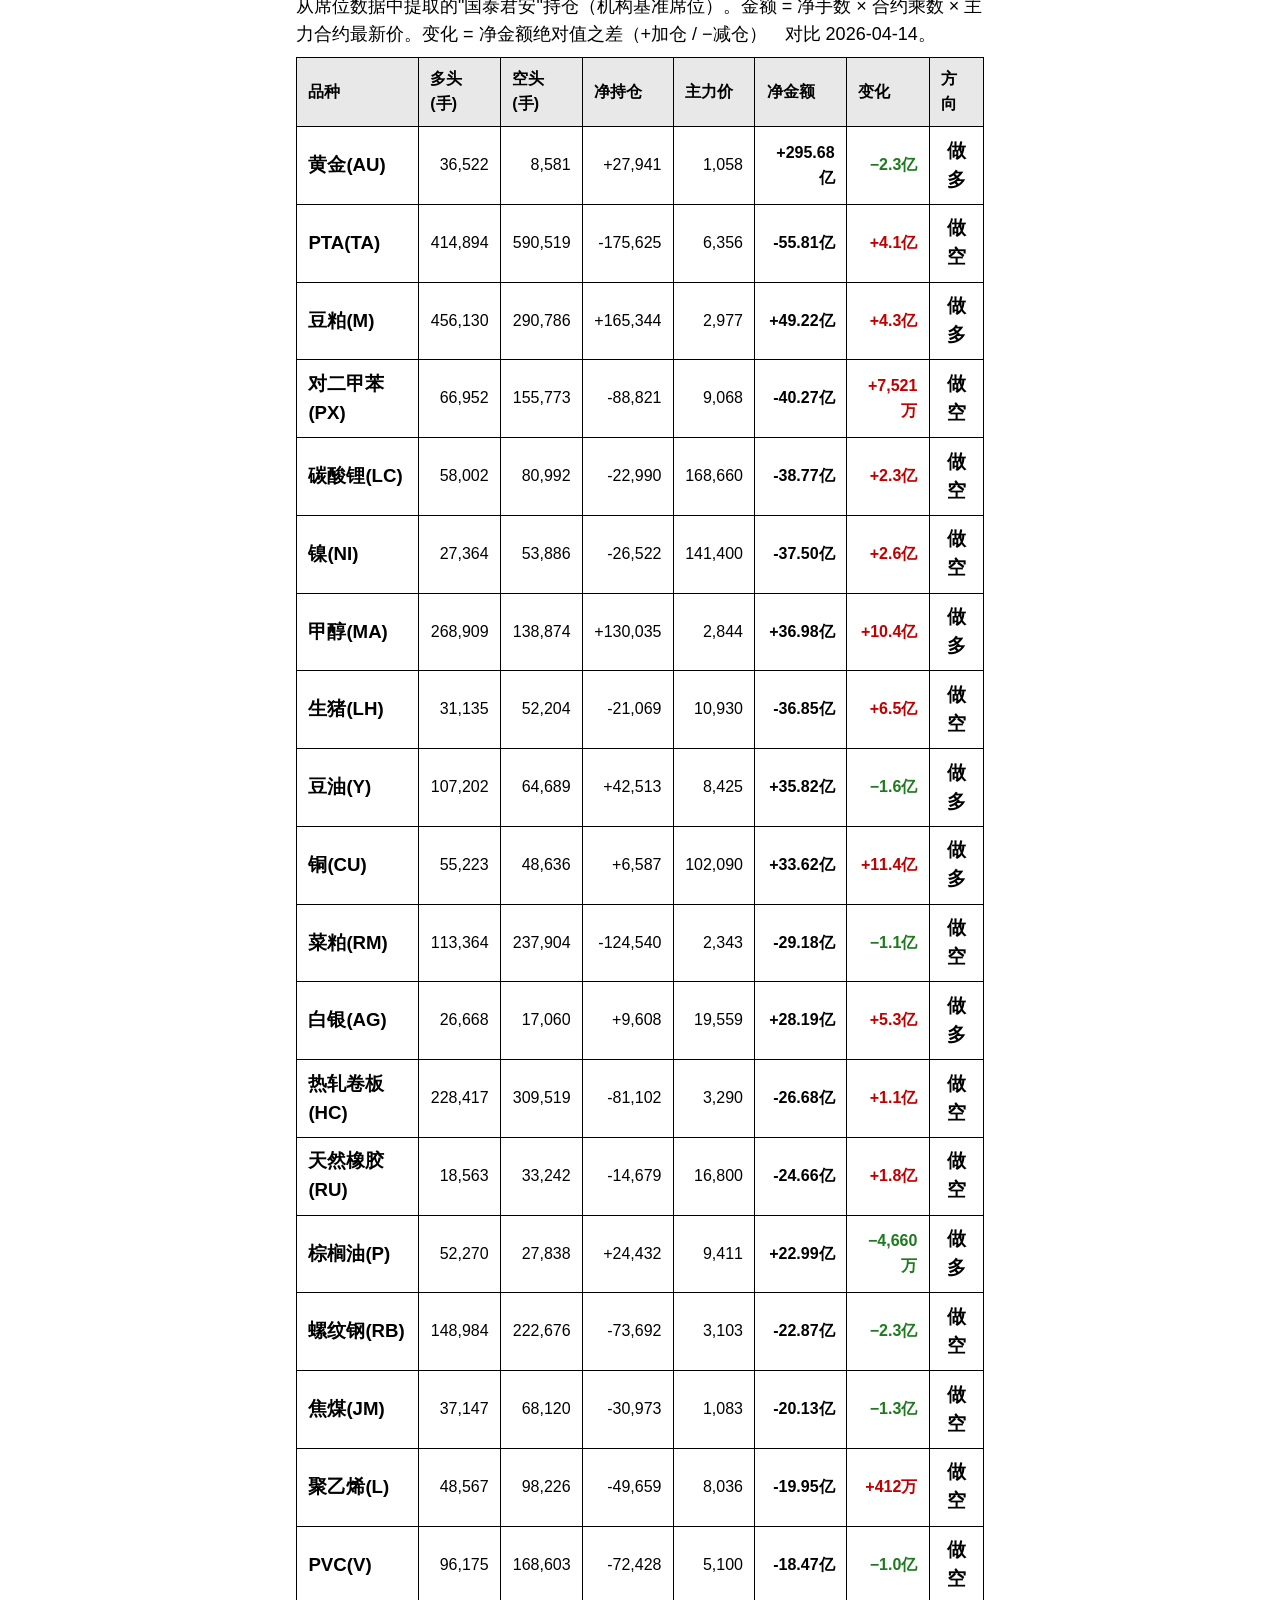
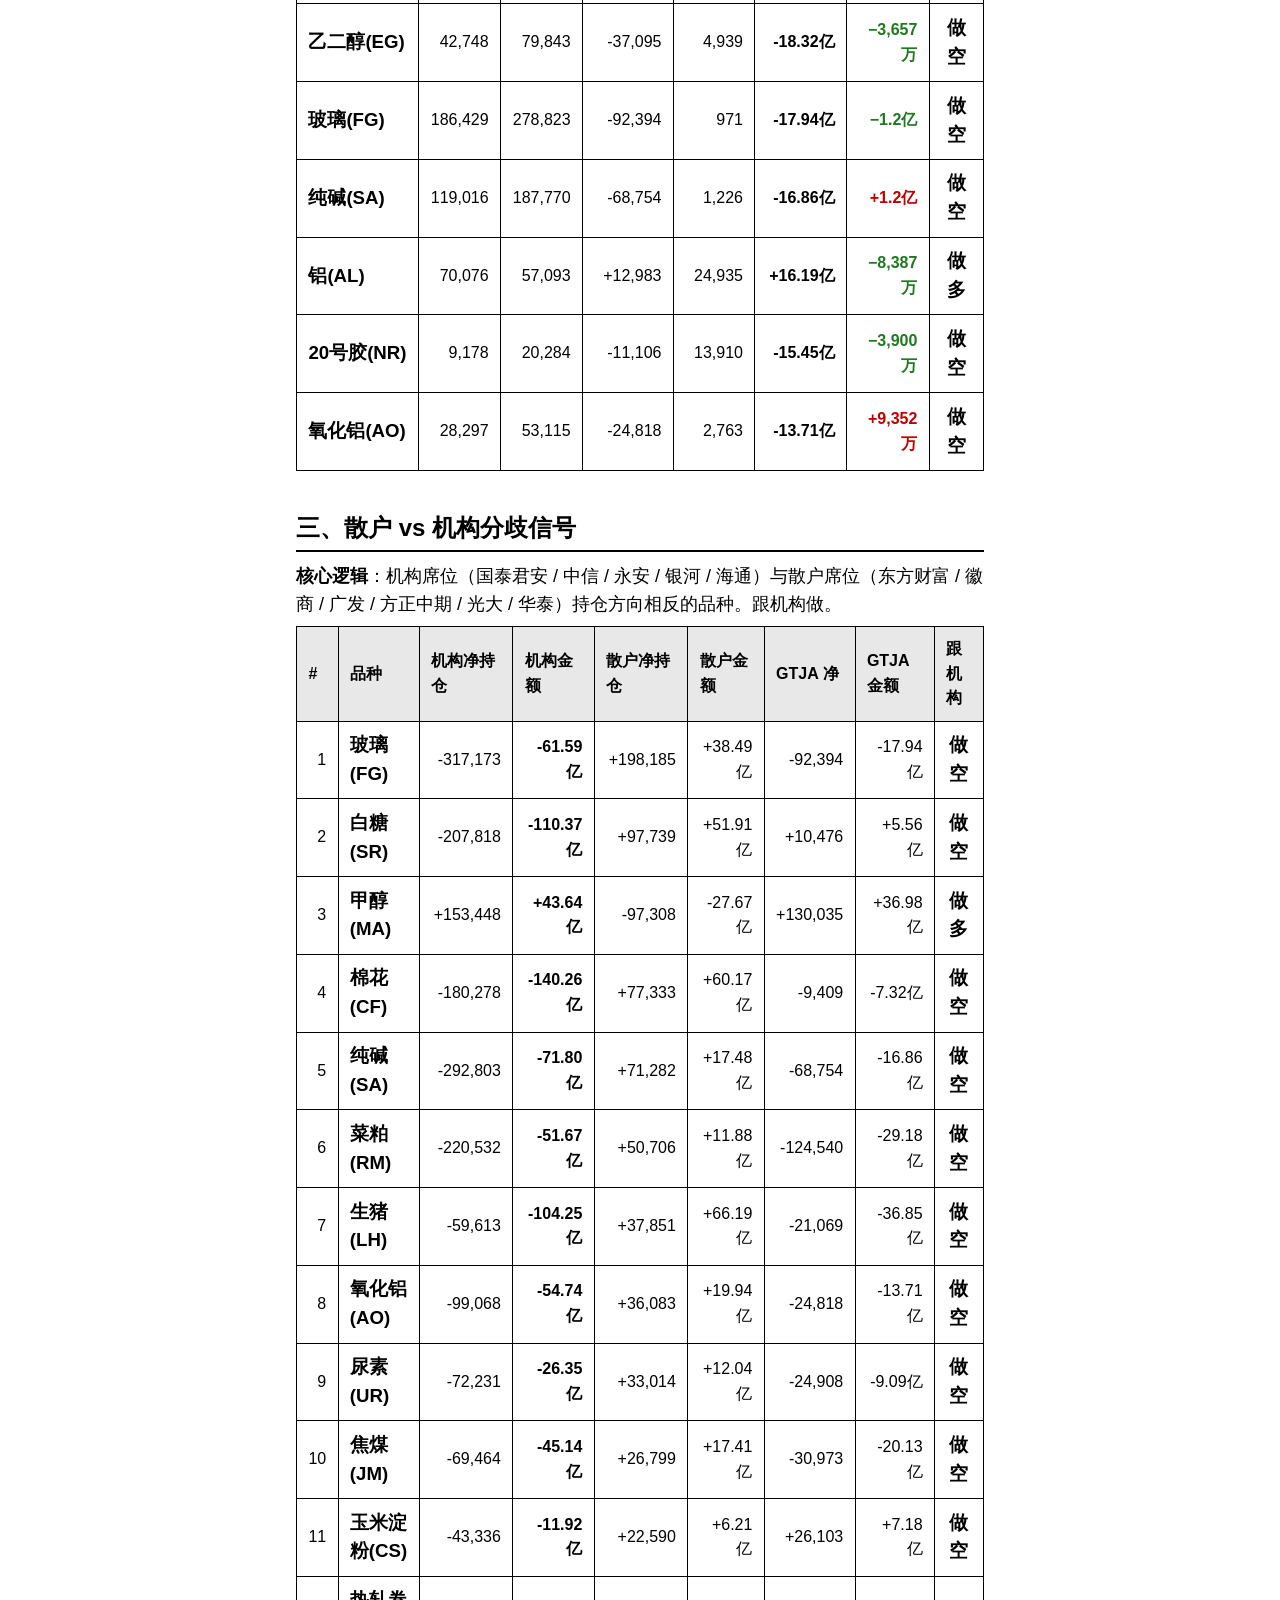
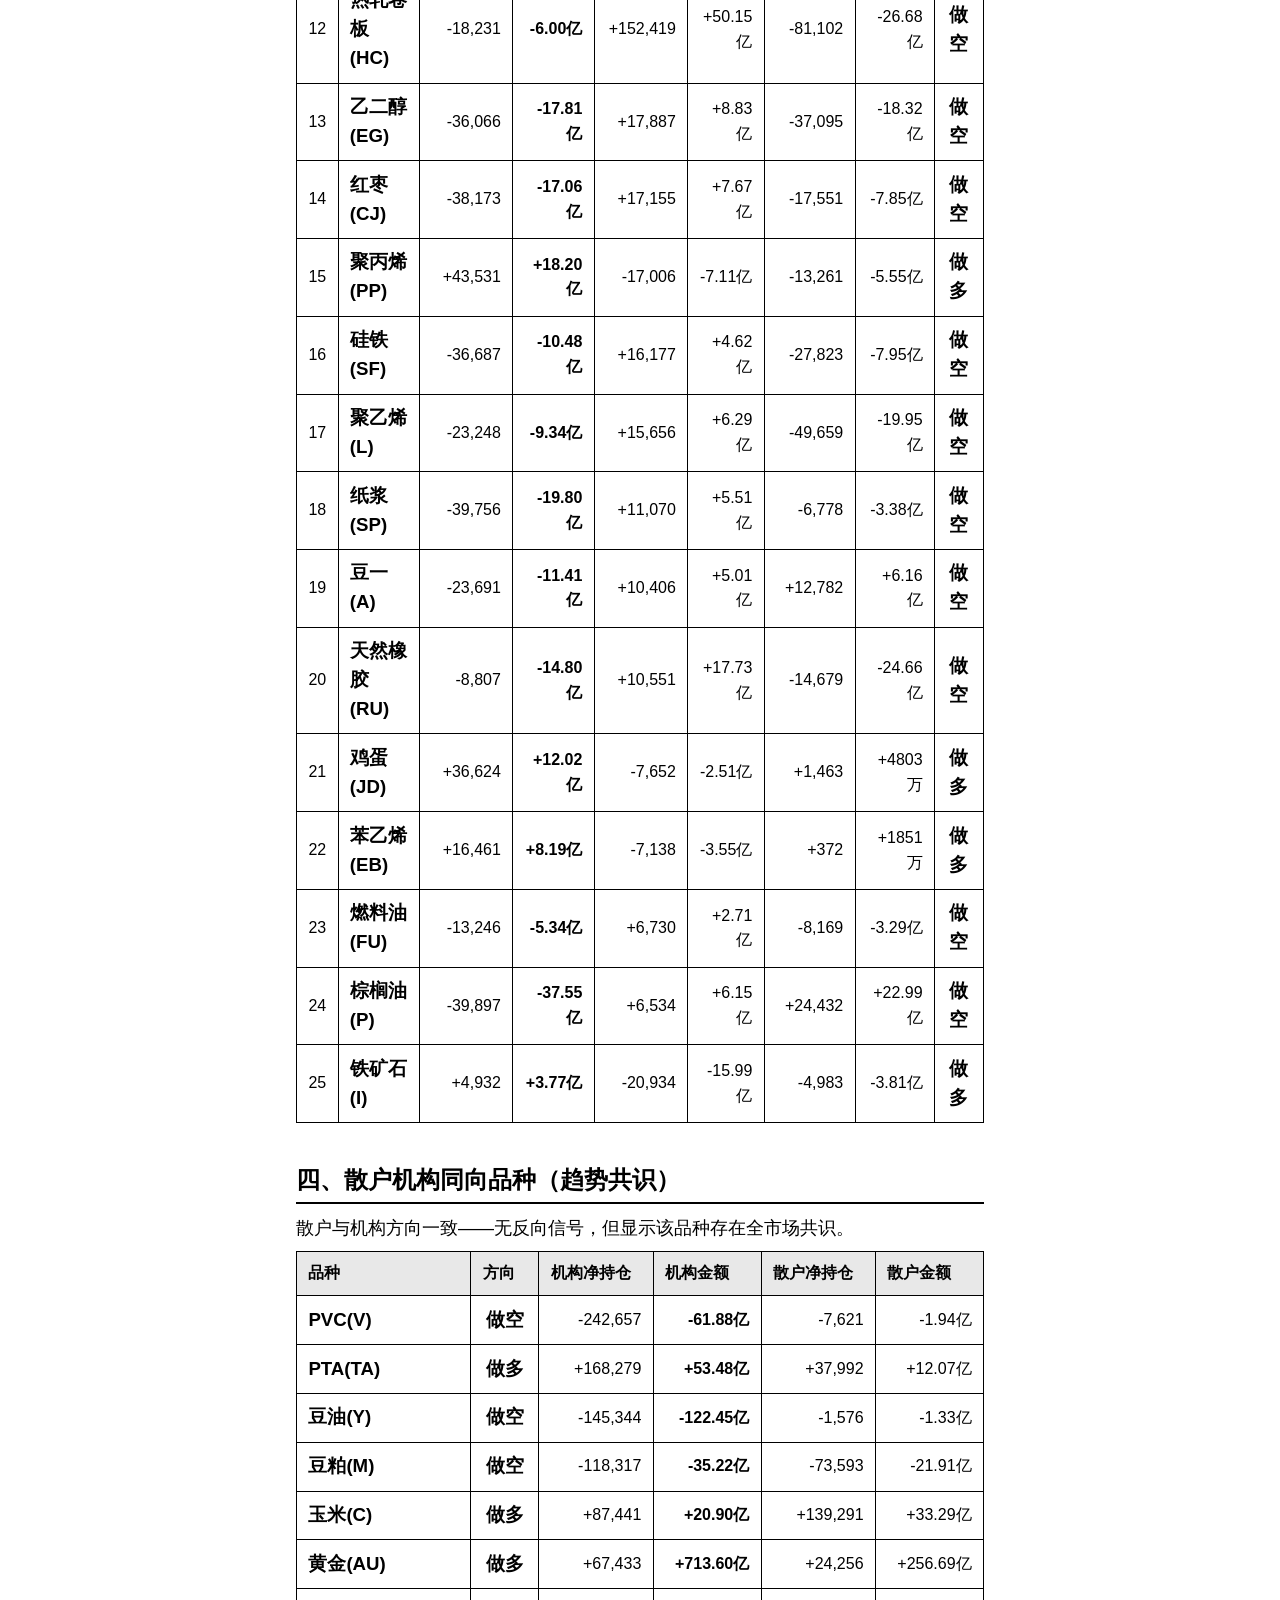
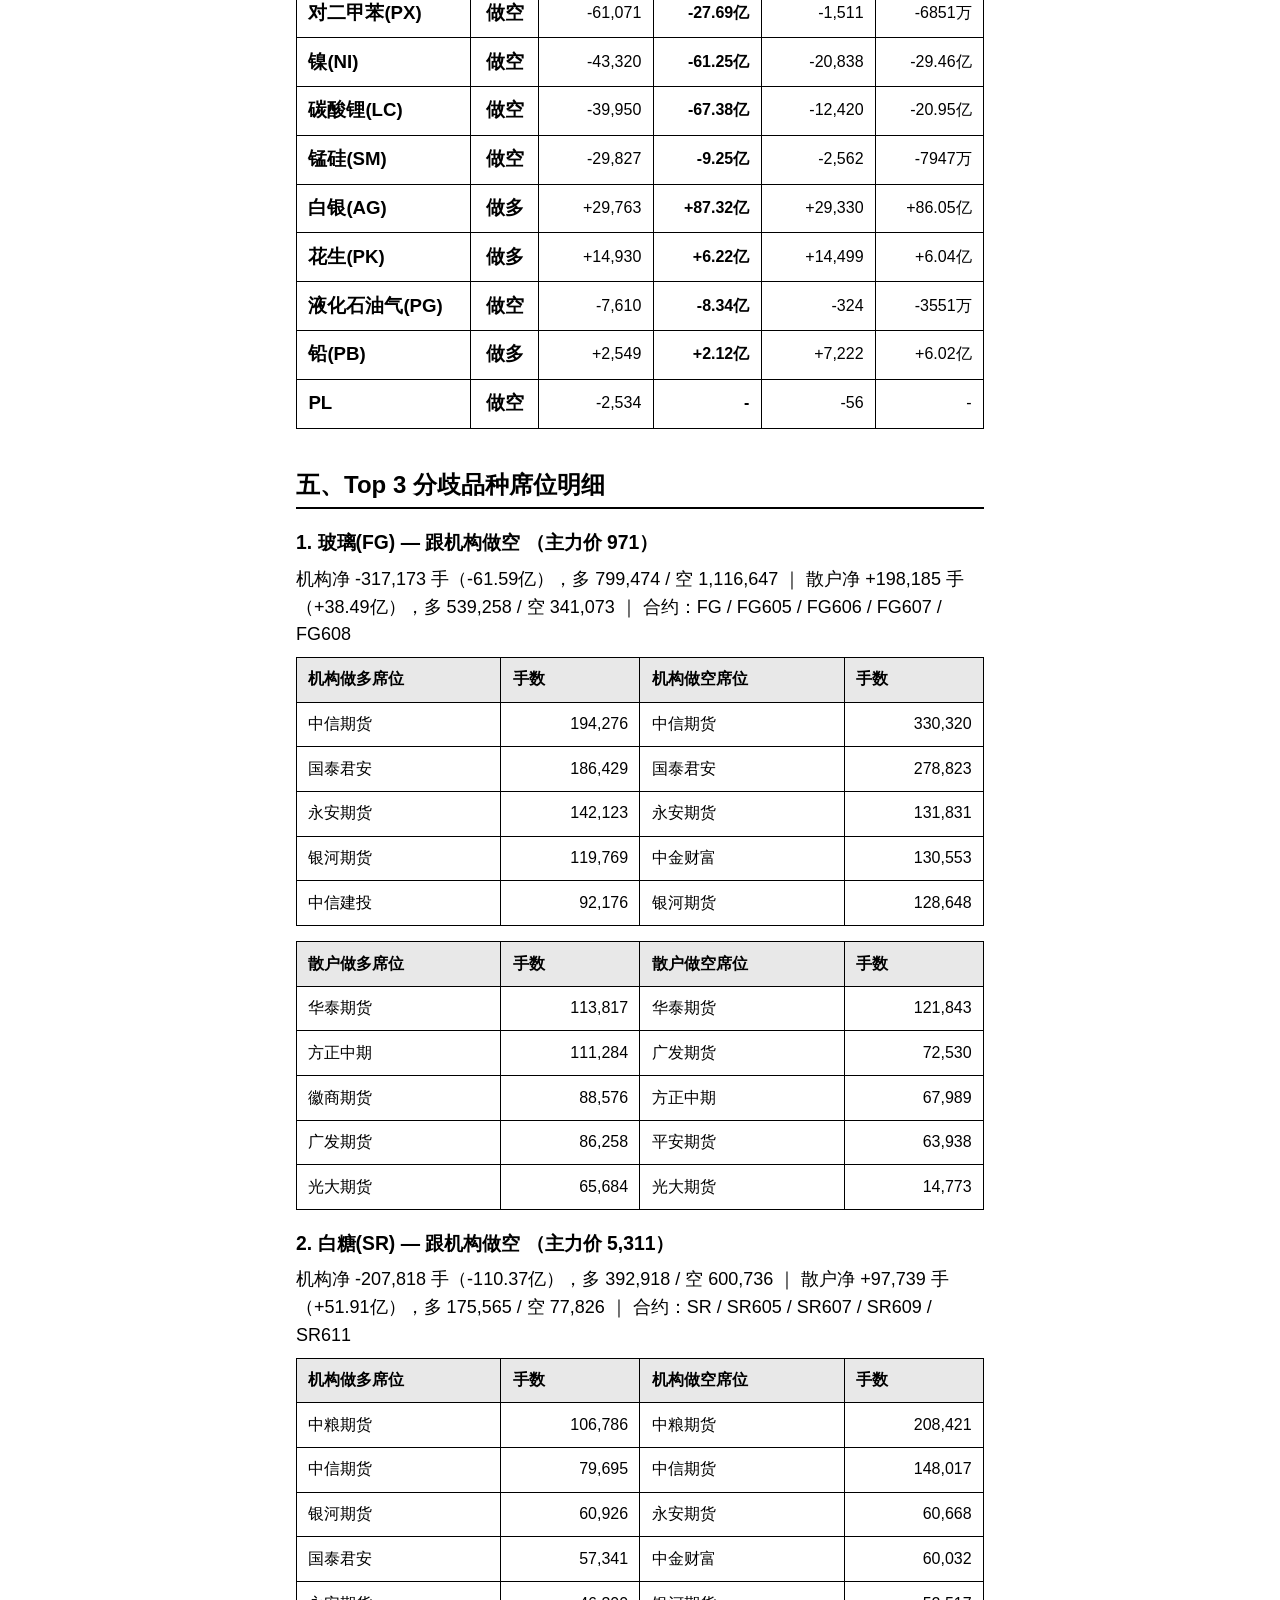
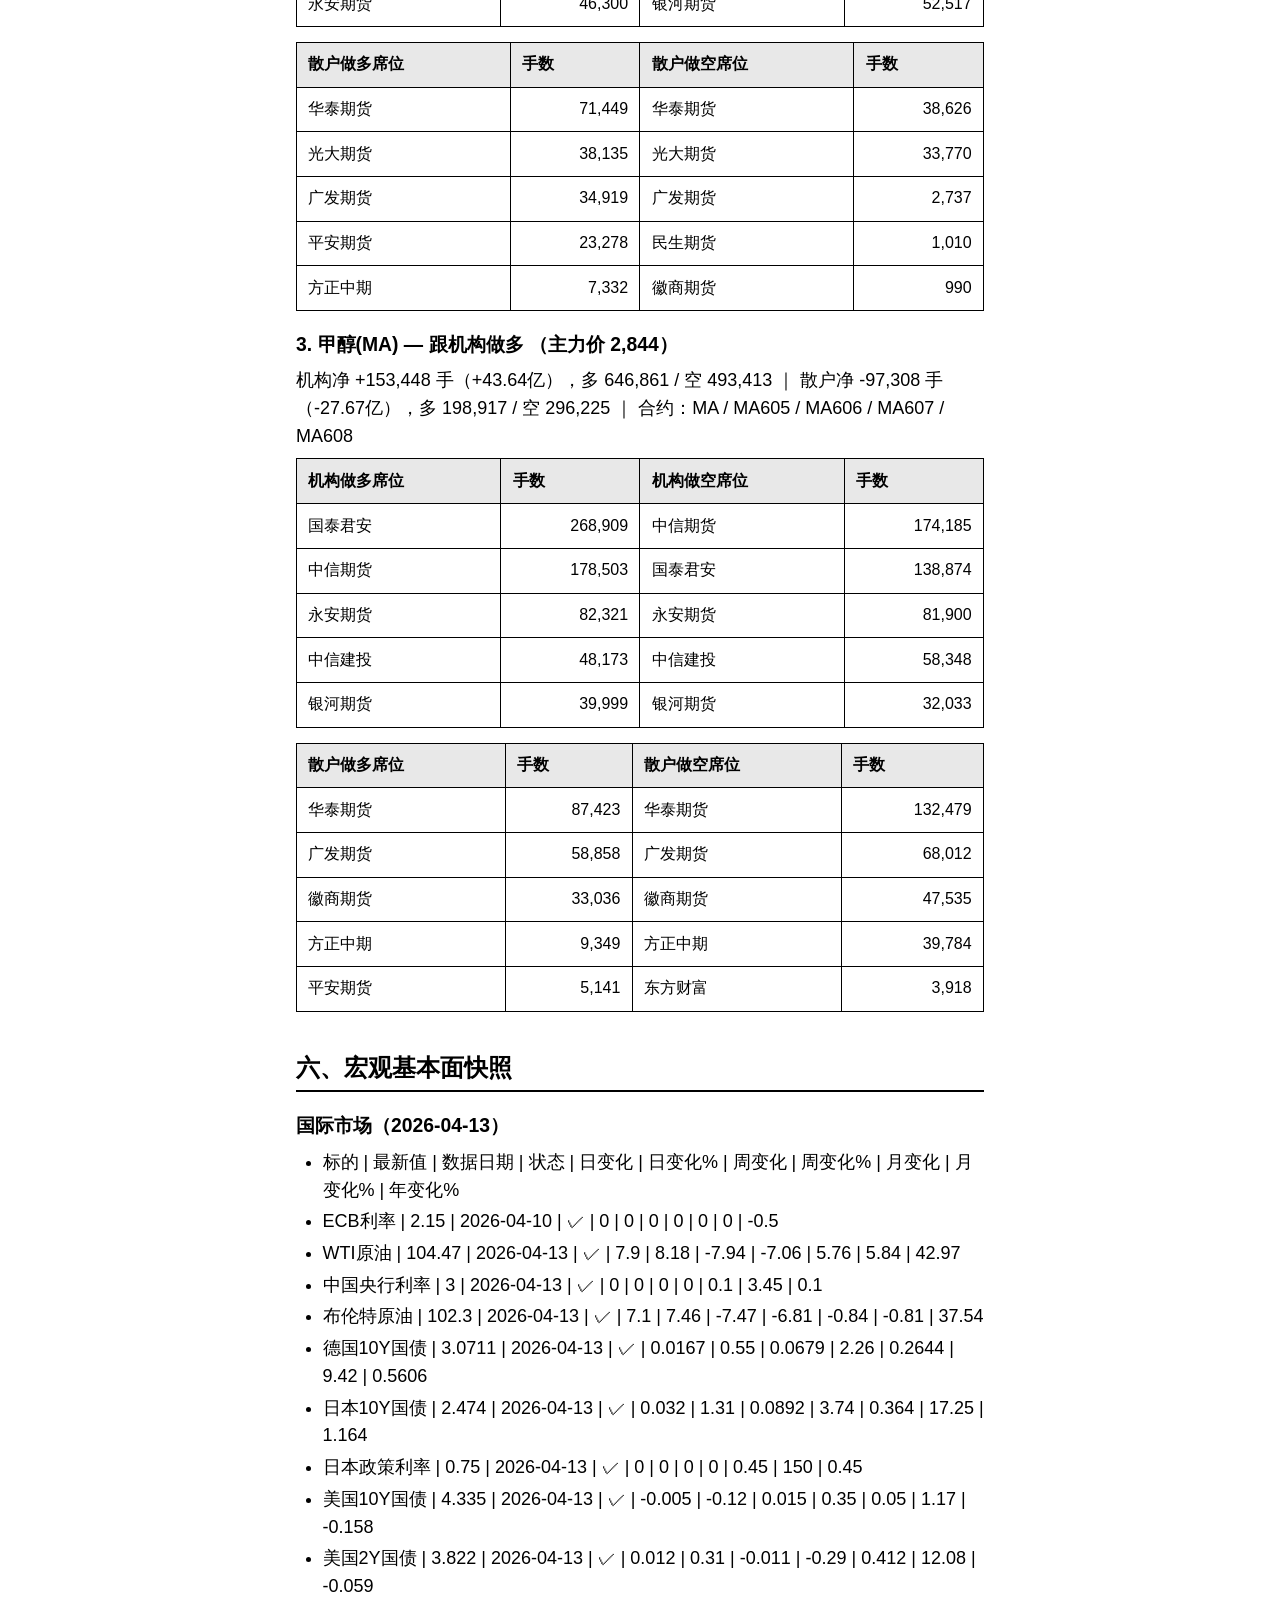
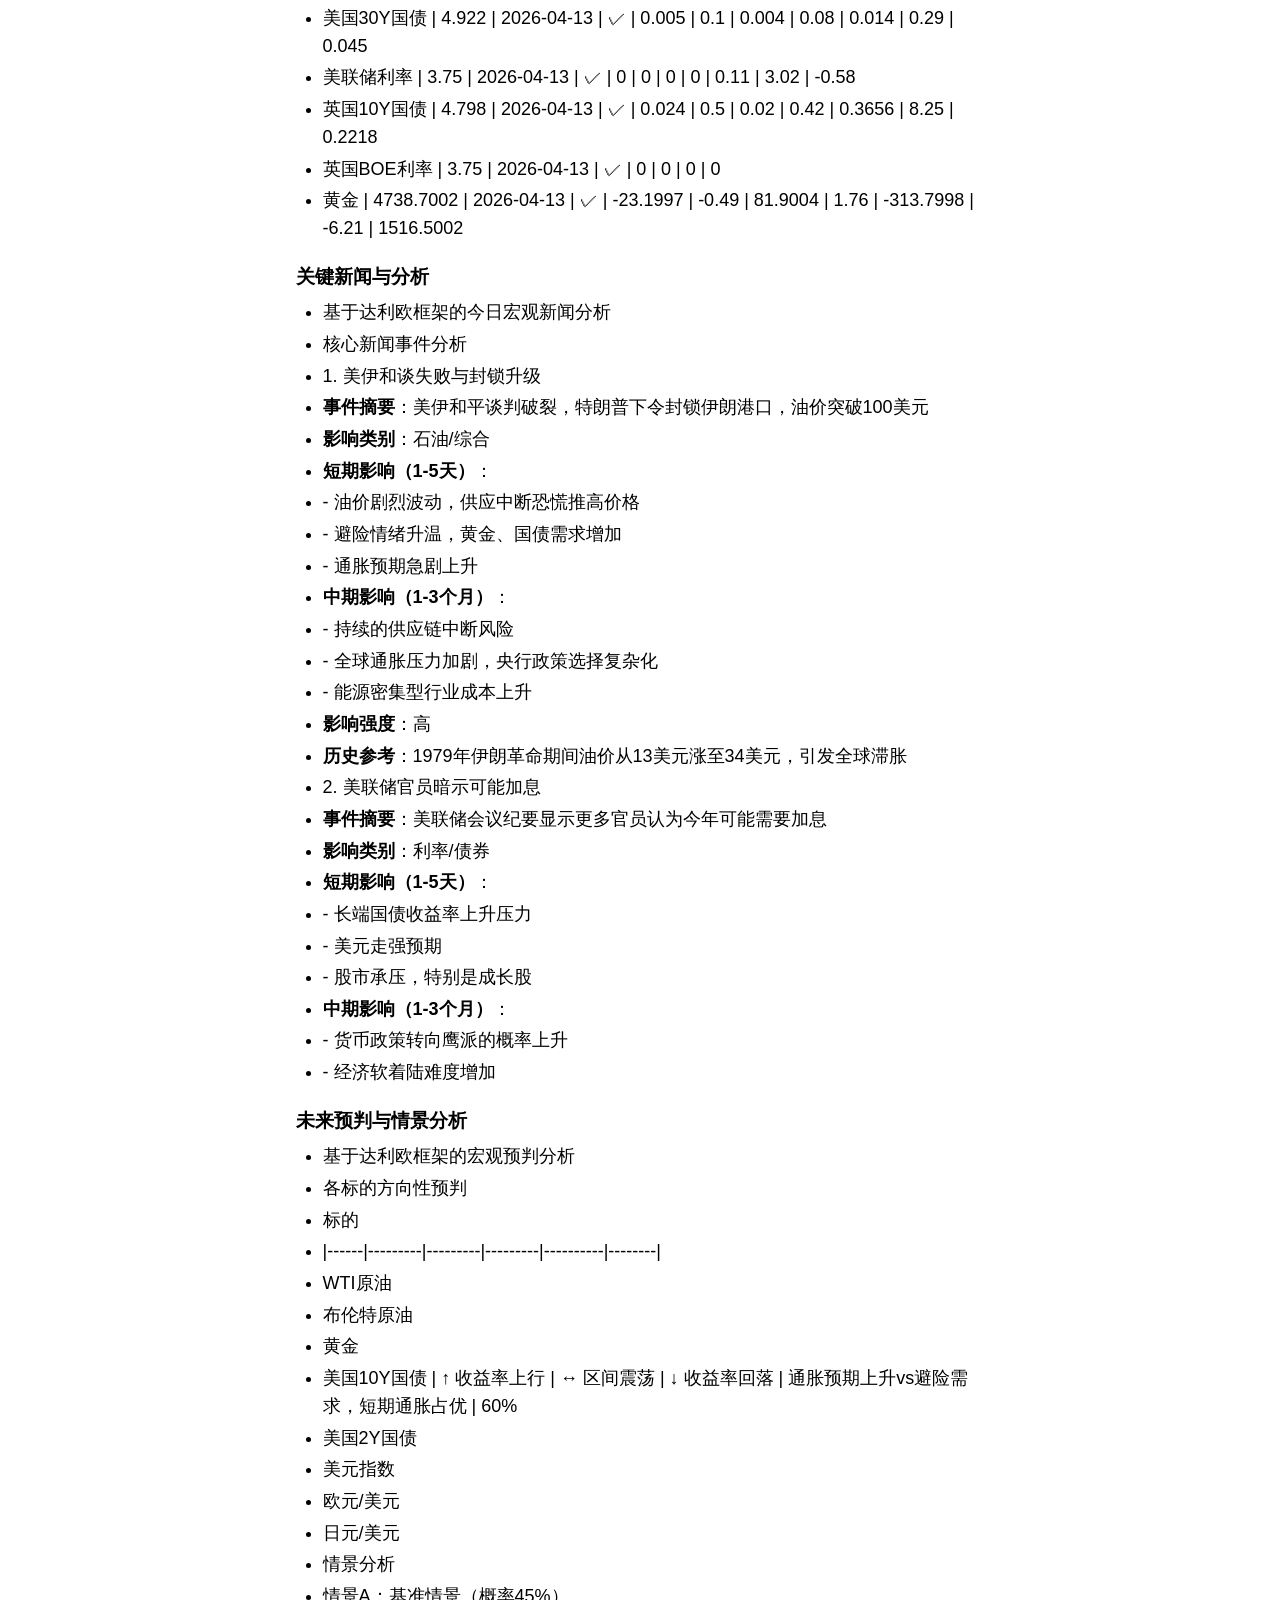
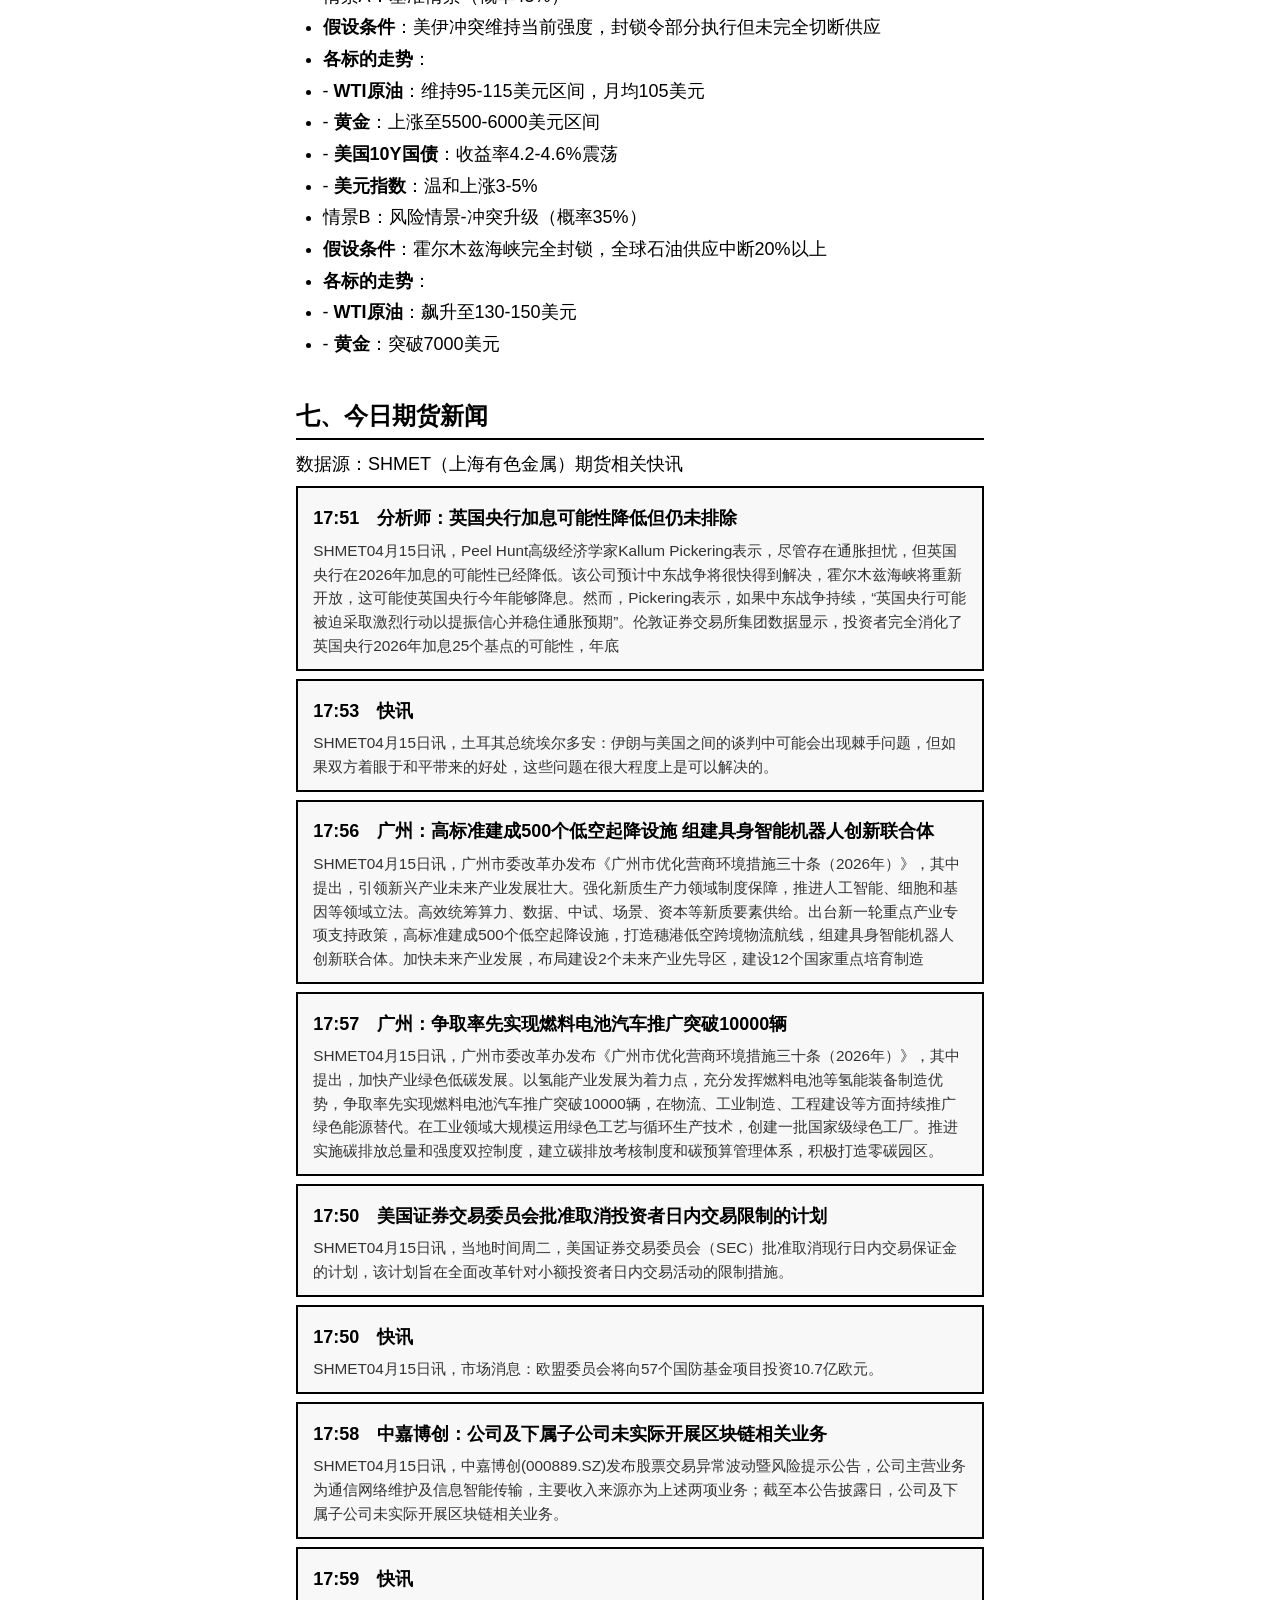
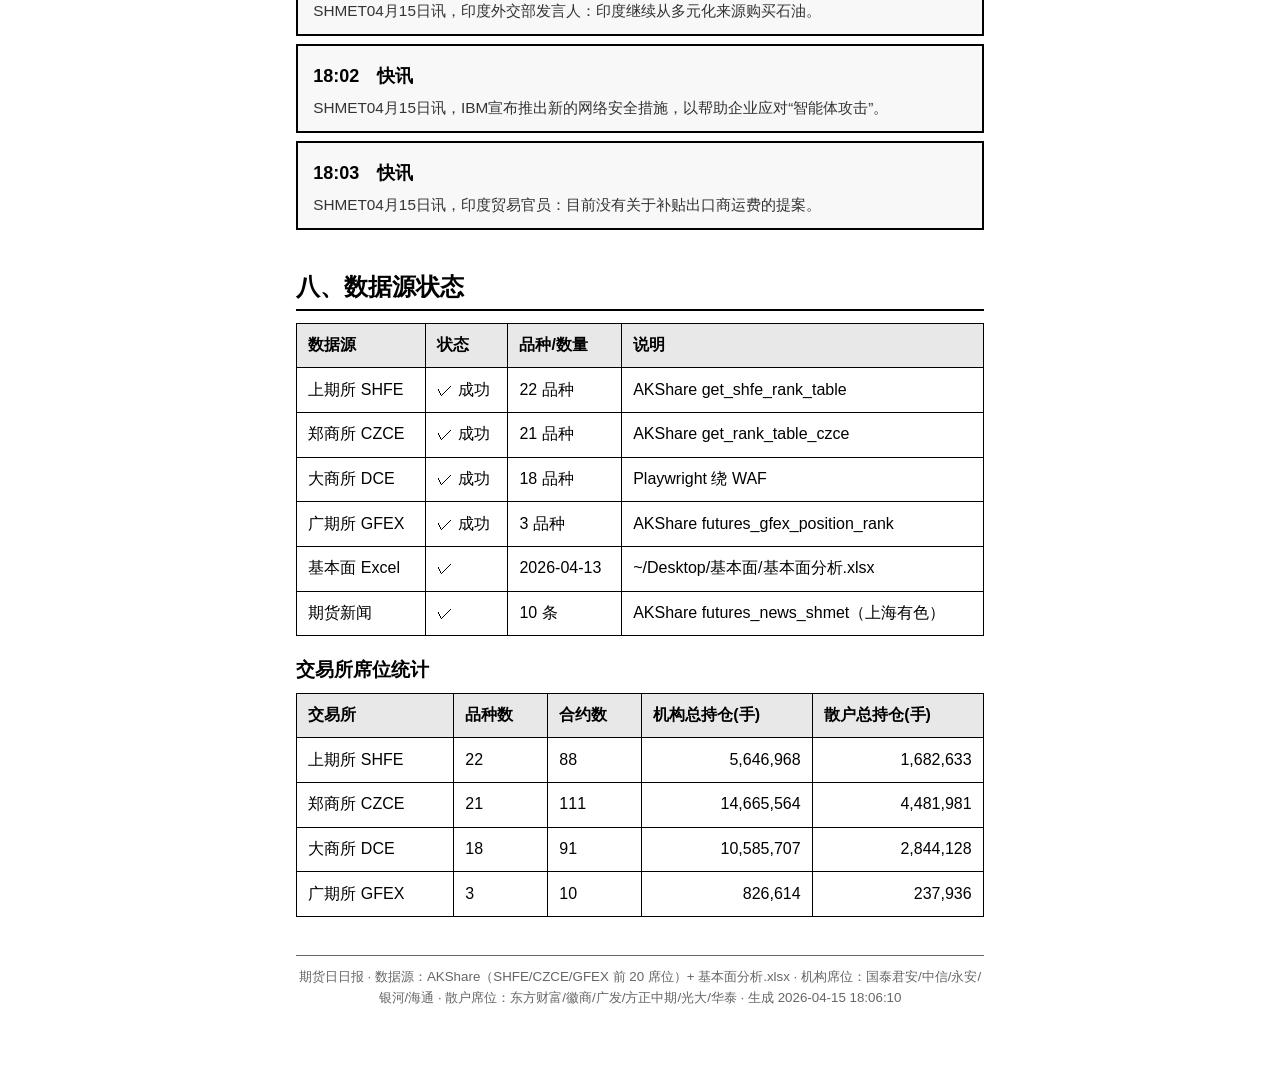
<file: data/futures/期货日日报_2026-04-15.html>
<!DOCTYPE html>
<html lang="zh-CN">
<head>
<meta charset="UTF-8">
<title>期货日日报 2026-04-15</title>
<style>
@page { size: A4 portrait; margin: 14mm 14mm; }
html, body {
  background: #ffffff;
  color: #000000;
  font-family: "PingFang SC", "Hiragino Sans GB", "Microsoft YaHei", sans-serif;
  font-size: 13.5pt;
  line-height: 1.55;
  margin: 0;
  padding: 0;
}
.page { max-width: 182mm; margin: 0 auto; padding: 0 0 15mm 0; }
h1 {
  font-size: 26pt;
  text-align: center;
  margin: 0 0 2mm 0;
  letter-spacing: 3px;
  border-bottom: 3px solid #000;
  padding-bottom: 3mm;
}
.subtitle {
  text-align: center;
  font-size: 12pt;
  margin-bottom: 8mm;
  color: #333;
}
h2 {
  font-size: 18pt;
  border-bottom: 2px solid #000;
  padding: 2mm 0 1mm 0;
  margin: 8mm 0 3mm 0;
  page-break-after: avoid;
}
h3 {
  font-size: 14.5pt;
  margin: 5mm 0 2mm 0;
  page-break-after: avoid;
}
h4 {
  font-size: 13pt;
  margin: 3mm 0 1mm 0;
  page-break-after: avoid;
}
table {
  width: 100%;
  border-collapse: collapse;
  margin: 2mm 0 4mm 0;
  font-size: 12pt;
  page-break-inside: auto;
}
tr {
  page-break-inside: avoid;
  page-break-after: auto;
}
thead {
  display: table-header-group;
}
tfoot {
  display: table-footer-group;
}
th, td {
  border: 1px solid #000;
  padding: 2.5mm 3mm;
  text-align: left;
  vertical-align: middle;
}
th {
  background: #e8e8e8;
  font-weight: bold;
  font-size: 12pt;
}
td.num { text-align: right; font-variant-numeric: tabular-nums; }
td.sym { font-weight: bold; font-size: 14pt; }
td.big { font-size: 14pt; font-weight: bold; text-align: center; }
td.delta-up { color: #c00000; font-weight: bold; text-align: right; font-variant-numeric: tabular-nums; }
td.delta-dn { color: #1f7a1f; font-weight: bold; text-align: right; font-variant-numeric: tabular-nums; }
td.delta-na { color: #888; text-align: right; }
p { margin: 1.5mm 0; }
ul { margin: 2mm 0 4mm 0; padding-left: 7mm; }
li { margin: 1mm 0; }
.section { margin-bottom: 6mm; }
.callout {
  border: 2px solid #000;
  padding: 3mm 4mm;
  margin: 3mm 0;
  background: #f8f8f8;
  page-break-inside: avoid;
}
.summary {
  border: 3px solid #000;
  padding: 4mm 5mm;
  margin: 4mm 0 6mm 0;
  page-break-inside: avoid;
}
.summary h2 { margin-top: 0; border: none; padding: 0; font-size: 16pt; }
.warn { background: #fff5f5; }
.footer {
  margin-top: 10mm;
  padding-top: 3mm;
  border-top: 1px solid #666;
  font-size: 10pt;
  color: #666;
  text-align: center;
}
.nowrap { white-space: nowrap; }
@media print {
  body { -webkit-print-color-adjust: exact; }
  .page { max-width: 100%; }
}
</style>
</head>
<body>
<div class="page">
<h1>期货日日报</h1>
<div class="subtitle">2026 年 04 月 15 日　生成于 18:06　交易日 2026-04-15</div>
<div class="summary"><h2>执行摘要</h2><p><b>✓ 席位数据已采集</b>：64 个品种，检出 <b>42</b> 个散户-机构分歧信号。</p><p><b>⬆ 做多最强信号</b>（机构多 + 散户空）：<b>甲醇(MA)</b>（机构 +153,448手 / +43.64亿）、<b>聚丙烯(PP)</b>（机构 +43,531手 / +18.20亿）、<b>鸡蛋(JD)</b>（机构 +36,624手 / +12.02亿）</p><p><b>⬇ 做空最强信号</b>（机构空 + 散户多）：<b>玻璃(FG)</b>（机构 -317,173手 / -61.59亿）、<b>白糖(SR)</b>（机构 -207,818手 / -110.37亿）、<b>棉花(CF)</b>（机构 -180,278手 / -140.26亿）</p><p><b>✓ 基本面已同步</b>：数据日期 2026-04-13</p></div><div class="section"><h2>一、操作建议（资金面 + 1h 技术面双重确认）</h2><p><b>筛选规则</b>：只推荐 1 小时趋势方向与机构一致的品种（资金面与技术面共振）。矛盾品种单独列出，建议观望。</p><h3>⬆ 做多推荐（机构多头 + 1h 趋势向上）</h3><p>暂无符合双重确认的做多品种。</p><h3>⬇ 做空推荐（机构空头 + 1h 趋势向下）</h3><p>暂无符合双重确认的做空品种。</p><h3>⚠ 资金面与技术面矛盾（观望）</h3><p>机构资金方向与 1 小时技术趋势不一致的品种。可能处于震荡或反转期，不建议入场。</p><table><tr><th>品种</th><th>资金方向</th><th>机构金额</th><th>1h 趋势</th><th>矛盾点</th></tr><tr><td class="sym">甲醇(MA)</td><td>机构做多</td><td class="num">+43.64亿</td><td>空头排列｜RSI 20</td><td>方向冲突</td></tr><tr><td class="sym">聚丙烯(PP)</td><td>机构做多</td><td class="num">+18.20亿</td><td>空头排列｜RSI 40</td><td>方向冲突</td></tr><tr><td class="sym">玻璃(FG)</td><td>机构做空</td><td class="num">-61.59亿</td><td>震荡｜RSI 60</td><td>方向冲突</td></tr><tr><td class="sym">白糖(SR)</td><td>机构做空</td><td class="num">-110.37亿</td><td>震荡｜RSI 49</td><td>方向冲突</td></tr><tr><td class="sym">棉花(CF)</td><td>机构做空</td><td class="num">-140.26亿</td><td>多头排列｜RSI 70</td><td>方向冲突</td></tr><tr><td class="sym">纯碱(SA)</td><td>机构做空</td><td class="num">-71.80亿</td><td>偏多｜RSI 88</td><td>方向冲突</td></tr><tr><td class="sym">菜粕(RM)</td><td>机构做空</td><td class="num">-51.67亿</td><td>偏多｜RSI 44</td><td>方向冲突</td></tr></table><p style="font-size:11pt;color:#666;">⏳ 3 个品种未能获取 1h 技术数据，未纳入推荐：鸡蛋(JD)、苯乙烯(EB)、铁矿石(I)</p><h3>风控提示</h3><ul><li>席位数据为 T-1 盘后数据，存在 1 日滞后</li><li>推荐品种需同时满足：机构资金分歧 + 1h 技术趋势一致</li><li>1h 趋势基于 EMA20/50/100 排列 + MACD 柱状图方向判断</li><li>分歧强度仅反映持仓手数差异，实际仓位成本和杠杆需结合行情判断</li><li>建议结合日线级别的支撑阻力位设定止损</li></ul></div><div class="section"><h2>二、国泰君安全品种持仓</h2><p>从席位数据中提取的"国泰君安"持仓（机构基准席位）。金额 = 净手数 × 合约乘数 × 主力合约最新价。变化 = 净金额绝对值之差（+加仓 / −减仓）　对比 2026-04-14。</p><table><tr><th>品种</th><th>多头(手)</th><th>空头(手)</th><th>净持仓</th><th>主力价</th><th>净金额</th><th>变化</th><th>方向</th></tr><tr><td class="sym">黄金(AU)</td><td class="num">36,522</td><td class="num">8,581</td><td class="num">+27,941</td><td class="num">1,058</td><td class="num"><b>+295.68亿</b></td><td class="delta-dn">−2.3亿</td><td class="big">做多</td></tr><tr><td class="sym">PTA(TA)</td><td class="num">414,894</td><td class="num">590,519</td><td class="num">-175,625</td><td class="num">6,356</td><td class="num"><b>-55.81亿</b></td><td class="delta-up">+4.1亿</td><td class="big">做空</td></tr><tr><td class="sym">豆粕(M)</td><td class="num">456,130</td><td class="num">290,786</td><td class="num">+165,344</td><td class="num">2,977</td><td class="num"><b>+49.22亿</b></td><td class="delta-up">+4.3亿</td><td class="big">做多</td></tr><tr><td class="sym">对二甲苯(PX)</td><td class="num">66,952</td><td class="num">155,773</td><td class="num">-88,821</td><td class="num">9,068</td><td class="num"><b>-40.27亿</b></td><td class="delta-up">+7,521万</td><td class="big">做空</td></tr><tr><td class="sym">碳酸锂(LC)</td><td class="num">58,002</td><td class="num">80,992</td><td class="num">-22,990</td><td class="num">168,660</td><td class="num"><b>-38.77亿</b></td><td class="delta-up">+2.3亿</td><td class="big">做空</td></tr><tr><td class="sym">镍(NI)</td><td class="num">27,364</td><td class="num">53,886</td><td class="num">-26,522</td><td class="num">141,400</td><td class="num"><b>-37.50亿</b></td><td class="delta-up">+2.6亿</td><td class="big">做空</td></tr><tr><td class="sym">甲醇(MA)</td><td class="num">268,909</td><td class="num">138,874</td><td class="num">+130,035</td><td class="num">2,844</td><td class="num"><b>+36.98亿</b></td><td class="delta-up">+10.4亿</td><td class="big">做多</td></tr><tr><td class="sym">生猪(LH)</td><td class="num">31,135</td><td class="num">52,204</td><td class="num">-21,069</td><td class="num">10,930</td><td class="num"><b>-36.85亿</b></td><td class="delta-up">+6.5亿</td><td class="big">做空</td></tr><tr><td class="sym">豆油(Y)</td><td class="num">107,202</td><td class="num">64,689</td><td class="num">+42,513</td><td class="num">8,425</td><td class="num"><b>+35.82亿</b></td><td class="delta-dn">−1.6亿</td><td class="big">做多</td></tr><tr><td class="sym">铜(CU)</td><td class="num">55,223</td><td class="num">48,636</td><td class="num">+6,587</td><td class="num">102,090</td><td class="num"><b>+33.62亿</b></td><td class="delta-up">+11.4亿</td><td class="big">做多</td></tr><tr><td class="sym">菜粕(RM)</td><td class="num">113,364</td><td class="num">237,904</td><td class="num">-124,540</td><td class="num">2,343</td><td class="num"><b>-29.18亿</b></td><td class="delta-dn">−1.1亿</td><td class="big">做空</td></tr><tr><td class="sym">白银(AG)</td><td class="num">26,668</td><td class="num">17,060</td><td class="num">+9,608</td><td class="num">19,559</td><td class="num"><b>+28.19亿</b></td><td class="delta-up">+5.3亿</td><td class="big">做多</td></tr><tr><td class="sym">热轧卷板(HC)</td><td class="num">228,417</td><td class="num">309,519</td><td class="num">-81,102</td><td class="num">3,290</td><td class="num"><b>-26.68亿</b></td><td class="delta-up">+1.1亿</td><td class="big">做空</td></tr><tr><td class="sym">天然橡胶(RU)</td><td class="num">18,563</td><td class="num">33,242</td><td class="num">-14,679</td><td class="num">16,800</td><td class="num"><b>-24.66亿</b></td><td class="delta-up">+1.8亿</td><td class="big">做空</td></tr><tr><td class="sym">棕榈油(P)</td><td class="num">52,270</td><td class="num">27,838</td><td class="num">+24,432</td><td class="num">9,411</td><td class="num"><b>+22.99亿</b></td><td class="delta-dn">−4,660万</td><td class="big">做多</td></tr><tr><td class="sym">螺纹钢(RB)</td><td class="num">148,984</td><td class="num">222,676</td><td class="num">-73,692</td><td class="num">3,103</td><td class="num"><b>-22.87亿</b></td><td class="delta-dn">−2.3亿</td><td class="big">做空</td></tr><tr><td class="sym">焦煤(JM)</td><td class="num">37,147</td><td class="num">68,120</td><td class="num">-30,973</td><td class="num">1,083</td><td class="num"><b>-20.13亿</b></td><td class="delta-dn">−1.3亿</td><td class="big">做空</td></tr><tr><td class="sym">聚乙烯(L)</td><td class="num">48,567</td><td class="num">98,226</td><td class="num">-49,659</td><td class="num">8,036</td><td class="num"><b>-19.95亿</b></td><td class="delta-up">+412万</td><td class="big">做空</td></tr><tr><td class="sym">PVC(V)</td><td class="num">96,175</td><td class="num">168,603</td><td class="num">-72,428</td><td class="num">5,100</td><td class="num"><b>-18.47亿</b></td><td class="delta-dn">−1.0亿</td><td class="big">做空</td></tr><tr><td class="sym">乙二醇(EG)</td><td class="num">42,748</td><td class="num">79,843</td><td class="num">-37,095</td><td class="num">4,939</td><td class="num"><b>-18.32亿</b></td><td class="delta-dn">−3,657万</td><td class="big">做空</td></tr><tr><td class="sym">玻璃(FG)</td><td class="num">186,429</td><td class="num">278,823</td><td class="num">-92,394</td><td class="num">971</td><td class="num"><b>-17.94亿</b></td><td class="delta-dn">−1.2亿</td><td class="big">做空</td></tr><tr><td class="sym">纯碱(SA)</td><td class="num">119,016</td><td class="num">187,770</td><td class="num">-68,754</td><td class="num">1,226</td><td class="num"><b>-16.86亿</b></td><td class="delta-up">+1.2亿</td><td class="big">做空</td></tr><tr><td class="sym">铝(AL)</td><td class="num">70,076</td><td class="num">57,093</td><td class="num">+12,983</td><td class="num">24,935</td><td class="num"><b>+16.19亿</b></td><td class="delta-dn">−8,387万</td><td class="big">做多</td></tr><tr><td class="sym">20号胶(NR)</td><td class="num">9,178</td><td class="num">20,284</td><td class="num">-11,106</td><td class="num">13,910</td><td class="num"><b>-15.45亿</b></td><td class="delta-dn">−3,900万</td><td class="big">做空</td></tr><tr><td class="sym">氧化铝(AO)</td><td class="num">28,297</td><td class="num">53,115</td><td class="num">-24,818</td><td class="num">2,763</td><td class="num"><b>-13.71亿</b></td><td class="delta-up">+9,352万</td><td class="big">做空</td></tr></table></div><div class="section"><h2>三、散户 vs 机构分歧信号</h2><p><b>核心逻辑</b>：机构席位（国泰君安 / 中信 / 永安 / 银河 / 海通）与散户席位（东方财富 / 徽商 / 广发 / 方正中期 / 光大 / 华泰）持仓方向相反的品种。跟机构做。</p><table><tr><th>#</th><th>品种</th><th>机构净持仓</th><th>机构金额</th><th>散户净持仓</th><th>散户金额</th><th>GTJA 净</th><th>GTJA 金额</th><th>跟机构</th></tr><tr><td class="num">1</td><td class="sym">玻璃(FG)</td><td class="num">-317,173</td><td class="num"><b>-61.59亿</b></td><td class="num">+198,185</td><td class="num">+38.49亿</td><td class="num">-92,394</td><td class="num">-17.94亿</td><td class="big">做空</td></tr><tr><td class="num">2</td><td class="sym">白糖(SR)</td><td class="num">-207,818</td><td class="num"><b>-110.37亿</b></td><td class="num">+97,739</td><td class="num">+51.91亿</td><td class="num">+10,476</td><td class="num">+5.56亿</td><td class="big">做空</td></tr><tr><td class="num">3</td><td class="sym">甲醇(MA)</td><td class="num">+153,448</td><td class="num"><b>+43.64亿</b></td><td class="num">-97,308</td><td class="num">-27.67亿</td><td class="num">+130,035</td><td class="num">+36.98亿</td><td class="big">做多</td></tr><tr><td class="num">4</td><td class="sym">棉花(CF)</td><td class="num">-180,278</td><td class="num"><b>-140.26亿</b></td><td class="num">+77,333</td><td class="num">+60.17亿</td><td class="num">-9,409</td><td class="num">-7.32亿</td><td class="big">做空</td></tr><tr><td class="num">5</td><td class="sym">纯碱(SA)</td><td class="num">-292,803</td><td class="num"><b>-71.80亿</b></td><td class="num">+71,282</td><td class="num">+17.48亿</td><td class="num">-68,754</td><td class="num">-16.86亿</td><td class="big">做空</td></tr><tr><td class="num">6</td><td class="sym">菜粕(RM)</td><td class="num">-220,532</td><td class="num"><b>-51.67亿</b></td><td class="num">+50,706</td><td class="num">+11.88亿</td><td class="num">-124,540</td><td class="num">-29.18亿</td><td class="big">做空</td></tr><tr><td class="num">7</td><td class="sym">生猪(LH)</td><td class="num">-59,613</td><td class="num"><b>-104.25亿</b></td><td class="num">+37,851</td><td class="num">+66.19亿</td><td class="num">-21,069</td><td class="num">-36.85亿</td><td class="big">做空</td></tr><tr><td class="num">8</td><td class="sym">氧化铝(AO)</td><td class="num">-99,068</td><td class="num"><b>-54.74亿</b></td><td class="num">+36,083</td><td class="num">+19.94亿</td><td class="num">-24,818</td><td class="num">-13.71亿</td><td class="big">做空</td></tr><tr><td class="num">9</td><td class="sym">尿素(UR)</td><td class="num">-72,231</td><td class="num"><b>-26.35亿</b></td><td class="num">+33,014</td><td class="num">+12.04亿</td><td class="num">-24,908</td><td class="num">-9.09亿</td><td class="big">做空</td></tr><tr><td class="num">10</td><td class="sym">焦煤(JM)</td><td class="num">-69,464</td><td class="num"><b>-45.14亿</b></td><td class="num">+26,799</td><td class="num">+17.41亿</td><td class="num">-30,973</td><td class="num">-20.13亿</td><td class="big">做空</td></tr><tr><td class="num">11</td><td class="sym">玉米淀粉(CS)</td><td class="num">-43,336</td><td class="num"><b>-11.92亿</b></td><td class="num">+22,590</td><td class="num">+6.21亿</td><td class="num">+26,103</td><td class="num">+7.18亿</td><td class="big">做空</td></tr><tr><td class="num">12</td><td class="sym">热轧卷板(HC)</td><td class="num">-18,231</td><td class="num"><b>-6.00亿</b></td><td class="num">+152,419</td><td class="num">+50.15亿</td><td class="num">-81,102</td><td class="num">-26.68亿</td><td class="big">做空</td></tr><tr><td class="num">13</td><td class="sym">乙二醇(EG)</td><td class="num">-36,066</td><td class="num"><b>-17.81亿</b></td><td class="num">+17,887</td><td class="num">+8.83亿</td><td class="num">-37,095</td><td class="num">-18.32亿</td><td class="big">做空</td></tr><tr><td class="num">14</td><td class="sym">红枣(CJ)</td><td class="num">-38,173</td><td class="num"><b>-17.06亿</b></td><td class="num">+17,155</td><td class="num">+7.67亿</td><td class="num">-17,551</td><td class="num">-7.85亿</td><td class="big">做空</td></tr><tr><td class="num">15</td><td class="sym">聚丙烯(PP)</td><td class="num">+43,531</td><td class="num"><b>+18.20亿</b></td><td class="num">-17,006</td><td class="num">-7.11亿</td><td class="num">-13,261</td><td class="num">-5.55亿</td><td class="big">做多</td></tr><tr><td class="num">16</td><td class="sym">硅铁(SF)</td><td class="num">-36,687</td><td class="num"><b>-10.48亿</b></td><td class="num">+16,177</td><td class="num">+4.62亿</td><td class="num">-27,823</td><td class="num">-7.95亿</td><td class="big">做空</td></tr><tr><td class="num">17</td><td class="sym">聚乙烯(L)</td><td class="num">-23,248</td><td class="num"><b>-9.34亿</b></td><td class="num">+15,656</td><td class="num">+6.29亿</td><td class="num">-49,659</td><td class="num">-19.95亿</td><td class="big">做空</td></tr><tr><td class="num">18</td><td class="sym">纸浆(SP)</td><td class="num">-39,756</td><td class="num"><b>-19.80亿</b></td><td class="num">+11,070</td><td class="num">+5.51亿</td><td class="num">-6,778</td><td class="num">-3.38亿</td><td class="big">做空</td></tr><tr><td class="num">19</td><td class="sym">豆一(A)</td><td class="num">-23,691</td><td class="num"><b>-11.41亿</b></td><td class="num">+10,406</td><td class="num">+5.01亿</td><td class="num">+12,782</td><td class="num">+6.16亿</td><td class="big">做空</td></tr><tr><td class="num">20</td><td class="sym">天然橡胶(RU)</td><td class="num">-8,807</td><td class="num"><b>-14.80亿</b></td><td class="num">+10,551</td><td class="num">+17.73亿</td><td class="num">-14,679</td><td class="num">-24.66亿</td><td class="big">做空</td></tr><tr><td class="num">21</td><td class="sym">鸡蛋(JD)</td><td class="num">+36,624</td><td class="num"><b>+12.02亿</b></td><td class="num">-7,652</td><td class="num">-2.51亿</td><td class="num">+1,463</td><td class="num">+4803万</td><td class="big">做多</td></tr><tr><td class="num">22</td><td class="sym">苯乙烯(EB)</td><td class="num">+16,461</td><td class="num"><b>+8.19亿</b></td><td class="num">-7,138</td><td class="num">-3.55亿</td><td class="num">+372</td><td class="num">+1851万</td><td class="big">做多</td></tr><tr><td class="num">23</td><td class="sym">燃料油(FU)</td><td class="num">-13,246</td><td class="num"><b>-5.34亿</b></td><td class="num">+6,730</td><td class="num">+2.71亿</td><td class="num">-8,169</td><td class="num">-3.29亿</td><td class="big">做空</td></tr><tr><td class="num">24</td><td class="sym">棕榈油(P)</td><td class="num">-39,897</td><td class="num"><b>-37.55亿</b></td><td class="num">+6,534</td><td class="num">+6.15亿</td><td class="num">+24,432</td><td class="num">+22.99亿</td><td class="big">做空</td></tr><tr><td class="num">25</td><td class="sym">铁矿石(I)</td><td class="num">+4,932</td><td class="num"><b>+3.77亿</b></td><td class="num">-20,934</td><td class="num">-15.99亿</td><td class="num">-4,983</td><td class="num">-3.81亿</td><td class="big">做多</td></tr></table></div><div class="section"><h2>四、散户机构同向品种（趋势共识）</h2><p>散户与机构方向一致——无反向信号，但显示该品种存在全市场共识。</p><table><tr><th>品种</th><th>方向</th><th>机构净持仓</th><th>机构金额</th><th>散户净持仓</th><th>散户金额</th></tr><tr><td class="sym">PVC(V)</td><td class="big">做空</td><td class="num">-242,657</td><td class="num"><b>-61.88亿</b></td><td class="num">-7,621</td><td class="num">-1.94亿</td></tr><tr><td class="sym">PTA(TA)</td><td class="big">做多</td><td class="num">+168,279</td><td class="num"><b>+53.48亿</b></td><td class="num">+37,992</td><td class="num">+12.07亿</td></tr><tr><td class="sym">豆油(Y)</td><td class="big">做空</td><td class="num">-145,344</td><td class="num"><b>-122.45亿</b></td><td class="num">-1,576</td><td class="num">-1.33亿</td></tr><tr><td class="sym">豆粕(M)</td><td class="big">做空</td><td class="num">-118,317</td><td class="num"><b>-35.22亿</b></td><td class="num">-73,593</td><td class="num">-21.91亿</td></tr><tr><td class="sym">玉米(C)</td><td class="big">做多</td><td class="num">+87,441</td><td class="num"><b>+20.90亿</b></td><td class="num">+139,291</td><td class="num">+33.29亿</td></tr><tr><td class="sym">黄金(AU)</td><td class="big">做多</td><td class="num">+67,433</td><td class="num"><b>+713.60亿</b></td><td class="num">+24,256</td><td class="num">+256.69亿</td></tr><tr><td class="sym">对二甲苯(PX)</td><td class="big">做空</td><td class="num">-61,071</td><td class="num"><b>-27.69亿</b></td><td class="num">-1,511</td><td class="num">-6851万</td></tr><tr><td class="sym">镍(NI)</td><td class="big">做空</td><td class="num">-43,320</td><td class="num"><b>-61.25亿</b></td><td class="num">-20,838</td><td class="num">-29.46亿</td></tr><tr><td class="sym">碳酸锂(LC)</td><td class="big">做空</td><td class="num">-39,950</td><td class="num"><b>-67.38亿</b></td><td class="num">-12,420</td><td class="num">-20.95亿</td></tr><tr><td class="sym">锰硅(SM)</td><td class="big">做空</td><td class="num">-29,827</td><td class="num"><b>-9.25亿</b></td><td class="num">-2,562</td><td class="num">-7947万</td></tr><tr><td class="sym">白银(AG)</td><td class="big">做多</td><td class="num">+29,763</td><td class="num"><b>+87.32亿</b></td><td class="num">+29,330</td><td class="num">+86.05亿</td></tr><tr><td class="sym">花生(PK)</td><td class="big">做多</td><td class="num">+14,930</td><td class="num"><b>+6.22亿</b></td><td class="num">+14,499</td><td class="num">+6.04亿</td></tr><tr><td class="sym">液化石油气(PG)</td><td class="big">做空</td><td class="num">-7,610</td><td class="num"><b>-8.34亿</b></td><td class="num">-324</td><td class="num">-3551万</td></tr><tr><td class="sym">铅(PB)</td><td class="big">做多</td><td class="num">+2,549</td><td class="num"><b>+2.12亿</b></td><td class="num">+7,222</td><td class="num">+6.02亿</td></tr><tr><td class="sym">PL</td><td class="big">做空</td><td class="num">-2,534</td><td class="num"><b>-</b></td><td class="num">-56</td><td class="num">-</td></tr></table></div><div class="section"><h2>五、Top 3 分歧品种席位明细</h2><h3>1. 玻璃(FG) — 跟机构做空 （主力价 971）</h3><p>机构净 -317,173 手（-61.59亿），多 799,474 / 空 1,116,647 ｜ 散户净 +198,185 手（+38.49亿），多 539,258 / 空 341,073 ｜ 合约：FG / FG605 / FG606 / FG607 / FG608</p><table><tr><th>机构做多席位</th><th>手数</th><th>机构做空席位</th><th>手数</th></tr><tr><td>中信期货</td><td class="num">194,276</td><td>中信期货</td><td class="num">330,320</td></tr><tr><td>国泰君安</td><td class="num">186,429</td><td>国泰君安</td><td class="num">278,823</td></tr><tr><td>永安期货</td><td class="num">142,123</td><td>永安期货</td><td class="num">131,831</td></tr><tr><td>银河期货</td><td class="num">119,769</td><td>中金财富</td><td class="num">130,553</td></tr><tr><td>中信建投</td><td class="num">92,176</td><td>银河期货</td><td class="num">128,648</td></tr></table><table><tr><th>散户做多席位</th><th>手数</th><th>散户做空席位</th><th>手数</th></tr><tr><td>华泰期货</td><td class="num">113,817</td><td>华泰期货</td><td class="num">121,843</td></tr><tr><td>方正中期</td><td class="num">111,284</td><td>广发期货</td><td class="num">72,530</td></tr><tr><td>徽商期货</td><td class="num">88,576</td><td>方正中期</td><td class="num">67,989</td></tr><tr><td>广发期货</td><td class="num">86,258</td><td>平安期货</td><td class="num">63,938</td></tr><tr><td>光大期货</td><td class="num">65,684</td><td>光大期货</td><td class="num">14,773</td></tr></table><h3>2. 白糖(SR) — 跟机构做空 （主力价 5,311）</h3><p>机构净 -207,818 手（-110.37亿），多 392,918 / 空 600,736 ｜ 散户净 +97,739 手（+51.91亿），多 175,565 / 空 77,826 ｜ 合约：SR / SR605 / SR607 / SR609 / SR611</p><table><tr><th>机构做多席位</th><th>手数</th><th>机构做空席位</th><th>手数</th></tr><tr><td>中粮期货</td><td class="num">106,786</td><td>中粮期货</td><td class="num">208,421</td></tr><tr><td>中信期货</td><td class="num">79,695</td><td>中信期货</td><td class="num">148,017</td></tr><tr><td>银河期货</td><td class="num">60,926</td><td>永安期货</td><td class="num">60,668</td></tr><tr><td>国泰君安</td><td class="num">57,341</td><td>中金财富</td><td class="num">60,032</td></tr><tr><td>永安期货</td><td class="num">46,300</td><td>银河期货</td><td class="num">52,517</td></tr></table><table><tr><th>散户做多席位</th><th>手数</th><th>散户做空席位</th><th>手数</th></tr><tr><td>华泰期货</td><td class="num">71,449</td><td>华泰期货</td><td class="num">38,626</td></tr><tr><td>光大期货</td><td class="num">38,135</td><td>光大期货</td><td class="num">33,770</td></tr><tr><td>广发期货</td><td class="num">34,919</td><td>广发期货</td><td class="num">2,737</td></tr><tr><td>平安期货</td><td class="num">23,278</td><td>民生期货</td><td class="num">1,010</td></tr><tr><td>方正中期</td><td class="num">7,332</td><td>徽商期货</td><td class="num">990</td></tr></table><h3>3. 甲醇(MA) — 跟机构做多 （主力价 2,844）</h3><p>机构净 +153,448 手（+43.64亿），多 646,861 / 空 493,413 ｜ 散户净 -97,308 手（-27.67亿），多 198,917 / 空 296,225 ｜ 合约：MA / MA605 / MA606 / MA607 / MA608</p><table><tr><th>机构做多席位</th><th>手数</th><th>机构做空席位</th><th>手数</th></tr><tr><td>国泰君安</td><td class="num">268,909</td><td>中信期货</td><td class="num">174,185</td></tr><tr><td>中信期货</td><td class="num">178,503</td><td>国泰君安</td><td class="num">138,874</td></tr><tr><td>永安期货</td><td class="num">82,321</td><td>永安期货</td><td class="num">81,900</td></tr><tr><td>中信建投</td><td class="num">48,173</td><td>中信建投</td><td class="num">58,348</td></tr><tr><td>银河期货</td><td class="num">39,999</td><td>银河期货</td><td class="num">32,033</td></tr></table><table><tr><th>散户做多席位</th><th>手数</th><th>散户做空席位</th><th>手数</th></tr><tr><td>华泰期货</td><td class="num">87,423</td><td>华泰期货</td><td class="num">132,479</td></tr><tr><td>广发期货</td><td class="num">58,858</td><td>广发期货</td><td class="num">68,012</td></tr><tr><td>徽商期货</td><td class="num">33,036</td><td>徽商期货</td><td class="num">47,535</td></tr><tr><td>方正中期</td><td class="num">9,349</td><td>方正中期</td><td class="num">39,784</td></tr><tr><td>平安期货</td><td class="num">5,141</td><td>东方财富</td><td class="num">3,918</td></tr></table></div><div class="section"><h2>六、宏观基本面快照</h2><h3>国际市场（2026-04-13）</h3><ul><li>标的 | 最新值 | 数据日期 | 状态 | 日变化 | 日变化% | 周变化 | 周变化% | 月变化 | 月变化% | 年变化%</li><li>ECB利率 | 2.15 | 2026-04-10 | ✓ | 0 | 0 | 0 | 0 | 0 | 0 | -0.5</li><li>WTI原油 | 104.47 | 2026-04-13 | ✓ | 7.9 | 8.18 | -7.94 | -7.06 | 5.76 | 5.84 | 42.97</li><li>中国央行利率 | 3 | 2026-04-13 | ✓ | 0 | 0 | 0 | 0 | 0.1 | 3.45 | 0.1</li><li>布伦特原油 | 102.3 | 2026-04-13 | ✓ | 7.1 | 7.46 | -7.47 | -6.81 | -0.84 | -0.81 | 37.54</li><li>德国10Y国债 | 3.0711 | 2026-04-13 | ✓ | 0.0167 | 0.55 | 0.0679 | 2.26 | 0.2644 | 9.42 | 0.5606</li><li>日本10Y国债 | 2.474 | 2026-04-13 | ✓ | 0.032 | 1.31 | 0.0892 | 3.74 | 0.364 | 17.25 | 1.164</li><li>日本政策利率 | 0.75 | 2026-04-13 | ✓ | 0 | 0 | 0 | 0 | 0.45 | 150 | 0.45</li><li>美国10Y国债 | 4.335 | 2026-04-13 | ✓ | -0.005 | -0.12 | 0.015 | 0.35 | 0.05 | 1.17 | -0.158</li><li>美国2Y国债 | 3.822 | 2026-04-13 | ✓ | 0.012 | 0.31 | -0.011 | -0.29 | 0.412 | 12.08 | -0.059</li><li>美国30Y国债 | 4.922 | 2026-04-13 | ✓ | 0.005 | 0.1 | 0.004 | 0.08 | 0.014 | 0.29 | 0.045</li><li>美联储利率 | 3.75 | 2026-04-13 | ✓ | 0 | 0 | 0 | 0 | 0.11 | 3.02 | -0.58</li><li>英国10Y国债 | 4.798 | 2026-04-13 | ✓ | 0.024 | 0.5 | 0.02 | 0.42 | 0.3656 | 8.25 | 0.2218</li><li>英国BOE利率 | 3.75 | 2026-04-13 | ✓ | 0 | 0 | 0 | 0</li><li>黄金 | 4738.7002 | 2026-04-13 | ✓ | -23.1997 | -0.49 | 81.9004 | 1.76 | -313.7998 | -6.21 | 1516.5002</li></ul><h3>关键新闻与分析</h3><ul><li>基于达利欧框架的今日宏观新闻分析</li><li>核心新闻事件分析</li><li>1. 美伊和谈失败与封锁升级</li><li><b>事件摘要</b>：美伊和平谈判破裂，特朗普下令封锁伊朗港口，油价突破100美元</li><li><b>影响类别</b>：石油/综合</li><li><b>短期影响（1-5天）</b>：</li><li>  - 油价剧烈波动，供应中断恐慌推高价格</li><li>  - 避险情绪升温，黄金、国债需求增加</li><li>  - 通胀预期急剧上升</li><li><b>中期影响（1-3个月）</b>：</li><li>  - 持续的供应链中断风险</li><li>  - 全球通胀压力加剧，央行政策选择复杂化</li><li>  - 能源密集型行业成本上升</li><li><b>影响强度</b>：高</li><li><b>历史参考</b>：1979年伊朗革命期间油价从13美元涨至34美元，引发全球滞胀</li><li>2. 美联储官员暗示可能加息</li><li><b>事件摘要</b>：美联储会议纪要显示更多官员认为今年可能需要加息</li><li><b>影响类别</b>：利率/债券</li><li><b>短期影响（1-5天）</b>：</li><li>  - 长端国债收益率上升压力</li><li>  - 美元走强预期</li><li>  - 股市承压，特别是成长股</li><li><b>中期影响（1-3个月）</b>：</li><li>  - 货币政策转向鹰派的概率上升</li><li>  - 经济软着陆难度增加</li></ul><h3>未来预判与情景分析</h3><ul><li>基于达利欧框架的宏观预判分析</li><li>各标的方向性预判</li><li>标的</li><li>|------|---------|---------|---------|----------|--------|</li><li>WTI原油</li><li>布伦特原油</li><li>黄金</li><li>美国10Y国债 | ↑ 收益率上行 | ↔ 区间震荡 | ↓ 收益率回落 | 通胀预期上升vs避险需求，短期通胀占优 | 60%</li><li>美国2Y国债</li><li>美元指数</li><li>欧元/美元</li><li>日元/美元</li><li>情景分析</li><li>情景A：基准情景（概率45%）</li><li><b>假设条件</b>：美伊冲突维持当前强度，封锁令部分执行但未完全切断供应</li><li><b>各标的走势</b>：</li><li>  - <b>WTI原油</b>：维持95-115美元区间，月均105美元</li><li>  - <b>黄金</b>：上涨至5500-6000美元区间</li><li>  - <b>美国10Y国债</b>：收益率4.2-4.6%震荡</li><li>  - <b>美元指数</b>：温和上涨3-5%</li><li>情景B：风险情景-冲突升级（概率35%）</li><li><b>假设条件</b>：霍尔木兹海峡完全封锁，全球石油供应中断20%以上</li><li><b>各标的走势</b>：</li><li>  - <b>WTI原油</b>：飙升至130-150美元</li><li>  - <b>黄金</b>：突破7000美元</li></ul></div><div class="section"><h2>七、今日期货新闻</h2><p>数据源：SHMET（上海有色金属）期货相关快讯</p><div class="callout" style="margin:2mm 0;"><p><b class="nowrap">17:51</b>　<b>分析师：英国央行加息可能性降低但仍未排除</b></p><p style="font-size:11.5pt;color:#333;margin:1mm 0 0 0;">SHMET04月15日讯，Peel Hunt高级经济学家Kallum Pickering表示，尽管存在通胀担忧，但英国央行在2026年加息的可能性已经降低。该公司预计中东战争将很快得到解决，霍尔木兹海峡将重新开放，这可能使英国央行今年能够降息。然而，Pickering表示，如果中东战争持续，“英国央行可能被迫采取激烈行动以提振信心并稳住通胀预期”。伦敦证券交易所集团数据显示，投资者完全消化了英国央行2026年加息25个基点的可能性，年底</p></div><div class="callout" style="margin:2mm 0;"><p><b class="nowrap">17:53</b>　<b>快讯</b></p><p style="font-size:11.5pt;color:#333;margin:1mm 0 0 0;">SHMET04月15日讯，土耳其总统埃尔多安：伊朗与美国之间的谈判中可能会出现棘手问题，但如果双方着眼于和平带来的好处，这些问题在很大程度上是可以解决的。</p></div><div class="callout" style="margin:2mm 0;"><p><b class="nowrap">17:56</b>　<b>广州：高标准建成500个低空起降设施 组建具身智能机器人创新联合体</b></p><p style="font-size:11.5pt;color:#333;margin:1mm 0 0 0;">SHMET04月15日讯，广州市委改革办发布《广州市优化营商环境措施三十条（2026年）》，其中提出，引领新兴产业未来产业发展壮大。强化新质生产力领域制度保障，推进人工智能、细胞和基因等领域立法。高效统筹算力、数据、中试、场景、资本等新质要素供给。出台新一轮重点产业专项支持政策，高标准建成500个低空起降设施，打造穗港低空跨境物流航线，组建具身智能机器人创新联合体。加快未来产业发展，布局建设2个未来产业先导区，建设12个国家重点培育制造</p></div><div class="callout" style="margin:2mm 0;"><p><b class="nowrap">17:57</b>　<b>广州：争取率先实现燃料电池汽车推广突破10000辆</b></p><p style="font-size:11.5pt;color:#333;margin:1mm 0 0 0;">SHMET04月15日讯，广州市委改革办发布《广州市优化营商环境措施三十条（2026年）》，其中提出，加快产业绿色低碳发展。以氢能产业发展为着力点，充分发挥燃料电池等氢能装备制造优势，争取率先实现燃料电池汽车推广突破10000辆，在物流、工业制造、工程建设等方面持续推广绿色能源替代。在工业领域大规模运用绿色工艺与循环生产技术，创建一批国家级绿色工厂。推进实施碳排放总量和强度双控制度，建立碳排放考核制度和碳预算管理体系，积极打造零碳园区。</p></div><div class="callout" style="margin:2mm 0;"><p><b class="nowrap">17:50</b>　<b>美国证券交易委员会批准取消投资者日内交易限制的计划</b></p><p style="font-size:11.5pt;color:#333;margin:1mm 0 0 0;">SHMET04月15日讯，当地时间周二，美国证券交易委员会（SEC）批准取消现行日内交易保证金的计划，该计划旨在全面改革针对小额投资者日内交易活动的限制措施。</p></div><div class="callout" style="margin:2mm 0;"><p><b class="nowrap">17:50</b>　<b>快讯</b></p><p style="font-size:11.5pt;color:#333;margin:1mm 0 0 0;">SHMET04月15日讯，市场消息：欧盟委员会将向57个国防基金项目投资10.7亿欧元。</p></div><div class="callout" style="margin:2mm 0;"><p><b class="nowrap">17:58</b>　<b>中嘉博创：公司及下属子公司未实际开展区块链相关业务</b></p><p style="font-size:11.5pt;color:#333;margin:1mm 0 0 0;">SHMET04月15日讯，中嘉博创(000889.SZ)发布股票交易异常波动暨风险提示公告，公司主营业务为通信网络维护及信息智能传输，主要收入来源亦为上述两项业务；截至本公告披露日，公司及下属子公司未实际开展区块链相关业务。</p></div><div class="callout" style="margin:2mm 0;"><p><b class="nowrap">17:59</b>　<b>快讯</b></p><p style="font-size:11.5pt;color:#333;margin:1mm 0 0 0;">SHMET04月15日讯，印度外交部发言人：印度继续从多元化来源购买石油。</p></div><div class="callout" style="margin:2mm 0;"><p><b class="nowrap">18:02</b>　<b>快讯</b></p><p style="font-size:11.5pt;color:#333;margin:1mm 0 0 0;">SHMET04月15日讯，IBM宣布推出新的网络安全措施，以帮助企业应对“智能体攻击”。</p></div><div class="callout" style="margin:2mm 0;"><p><b class="nowrap">18:03</b>　<b>快讯</b></p><p style="font-size:11.5pt;color:#333;margin:1mm 0 0 0;">SHMET04月15日讯，印度贸易官员：目前没有关于补贴出口商运费的提案。</p></div></div><div class="section"><h2>八、数据源状态</h2><table><tr><th>数据源</th><th>状态</th><th>品种/数量</th><th>说明</th></tr><tr><td>上期所 SHFE</td><td>✓ 成功</td><td>22 品种</td><td>AKShare get_shfe_rank_table</td></tr><tr><td>郑商所 CZCE</td><td>✓ 成功</td><td>21 品种</td><td>AKShare get_rank_table_czce</td></tr><tr><td>大商所 DCE</td><td>✓ 成功</td><td>18 品种</td><td>Playwright 绕 WAF</td></tr><tr><td>广期所 GFEX</td><td>✓ 成功</td><td>3 品种</td><td>AKShare futures_gfex_position_rank</td></tr><tr><td>基本面 Excel</td><td>✓</td><td>2026-04-13</td><td>~/Desktop/基本面/基本面分析.xlsx</td></tr><tr><td>期货新闻</td><td>✓</td><td>10 条</td><td>AKShare futures_news_shmet（上海有色）</td></tr></table><h3>交易所席位统计</h3><table><tr><th>交易所</th><th>品种数</th><th>合约数</th><th>机构总持仓(手)</th><th>散户总持仓(手)</th></tr><tr><td>上期所 SHFE</td><td>22</td><td>88</td><td class="num">5,646,968</td><td class="num">1,682,633</td></tr><tr><td>郑商所 CZCE</td><td>21</td><td>111</td><td class="num">14,665,564</td><td class="num">4,481,981</td></tr><tr><td>大商所 DCE</td><td>18</td><td>91</td><td class="num">10,585,707</td><td class="num">2,844,128</td></tr><tr><td>广期所 GFEX</td><td>3</td><td>10</td><td class="num">826,614</td><td class="num">237,936</td></tr></table></div>
<div class="footer">期货日日报 · 数据源：AKShare（SHFE/CZCE/GFEX 前 20 席位）+ 基本面分析.xlsx · 机构席位：国泰君安/中信/永安/银河/海通 · 散户席位：东方财富/徽商/广发/方正中期/光大/华泰 · 生成 2026-04-15 18:06:10</div>
</div>
</body>
</html>
</file>
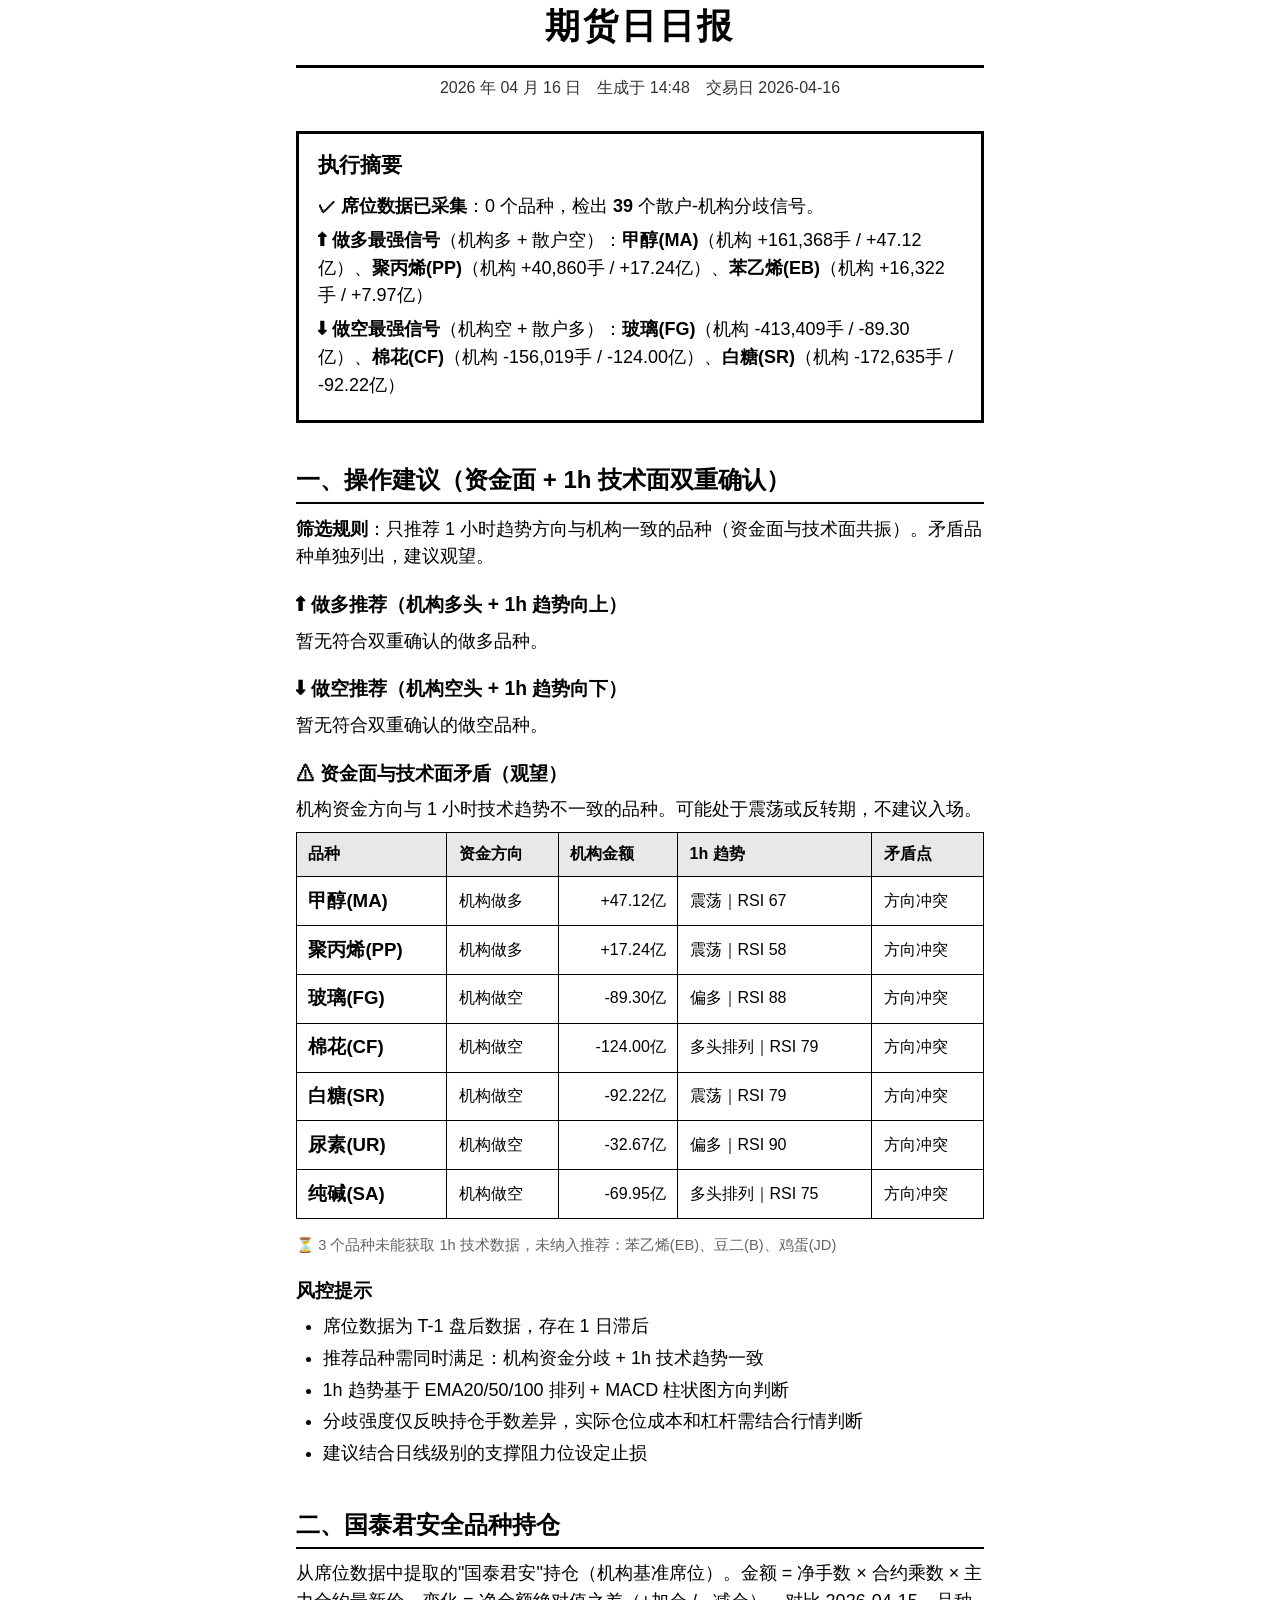
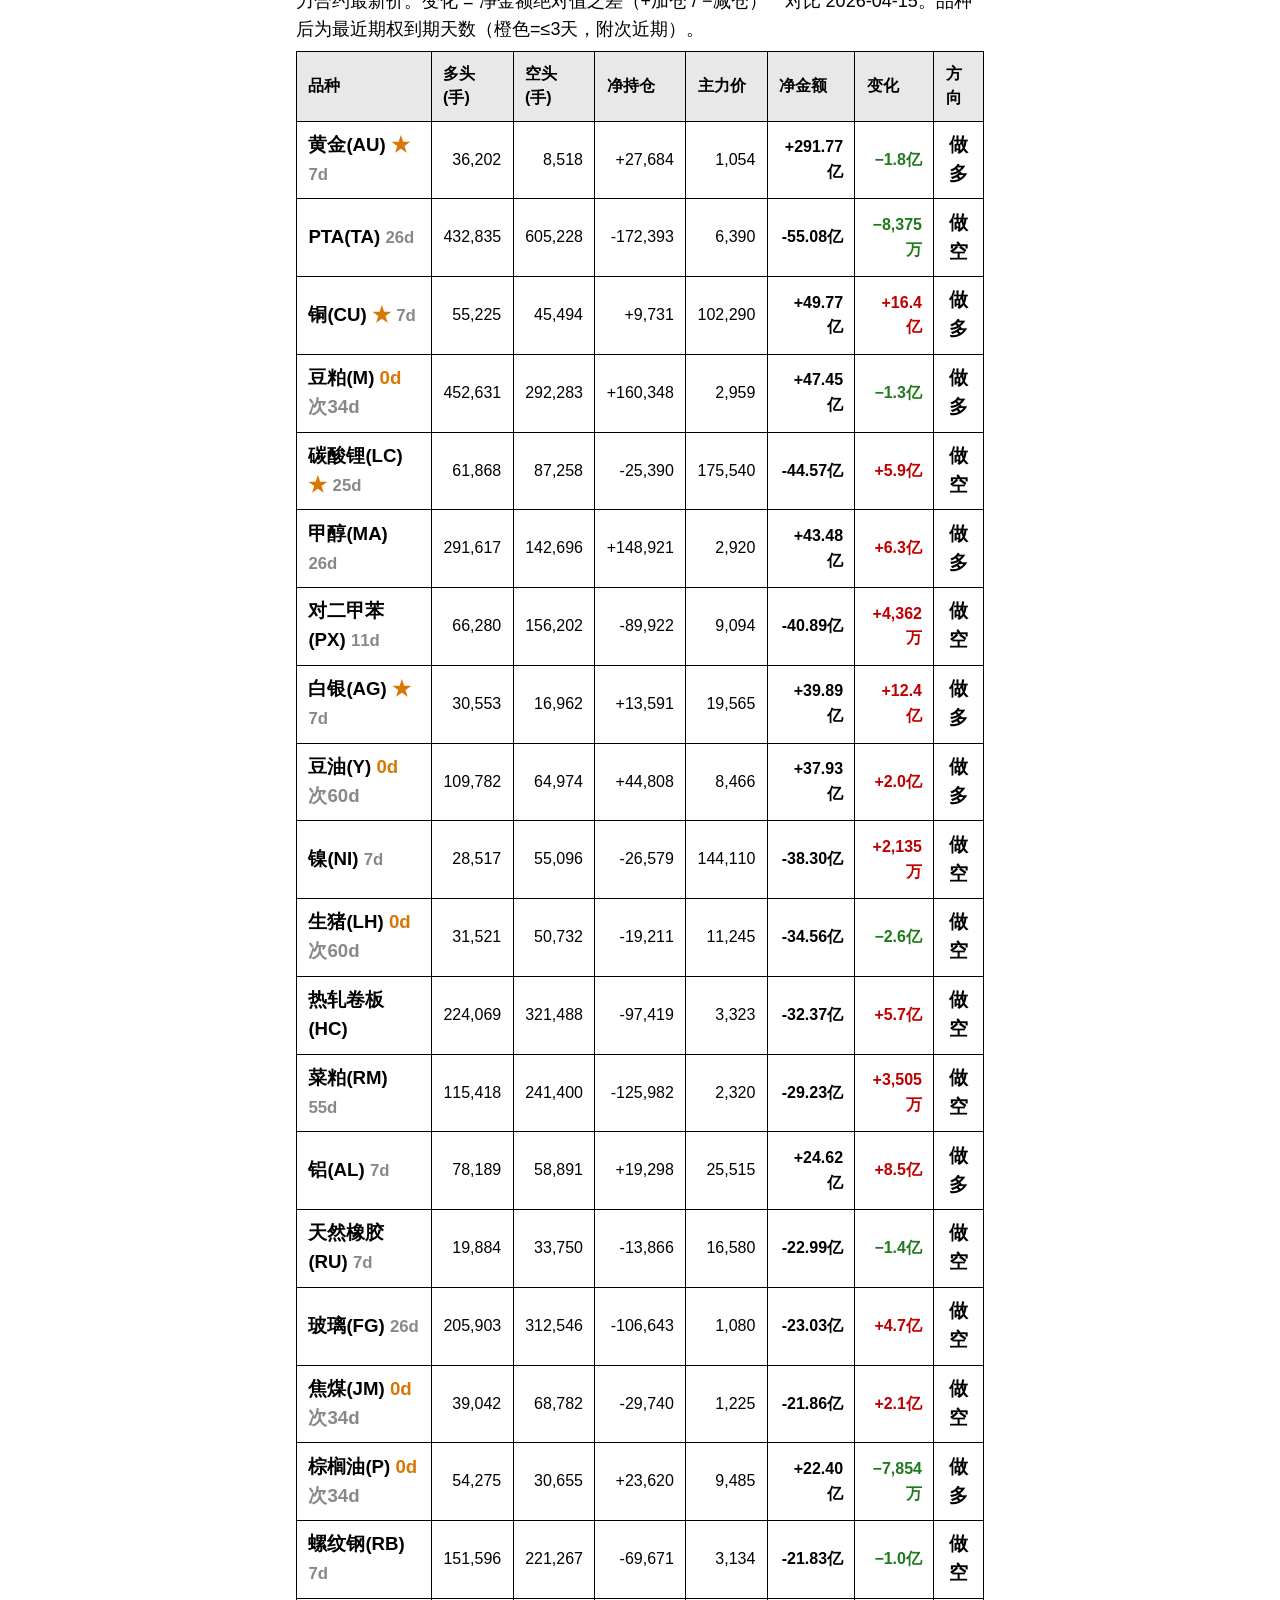
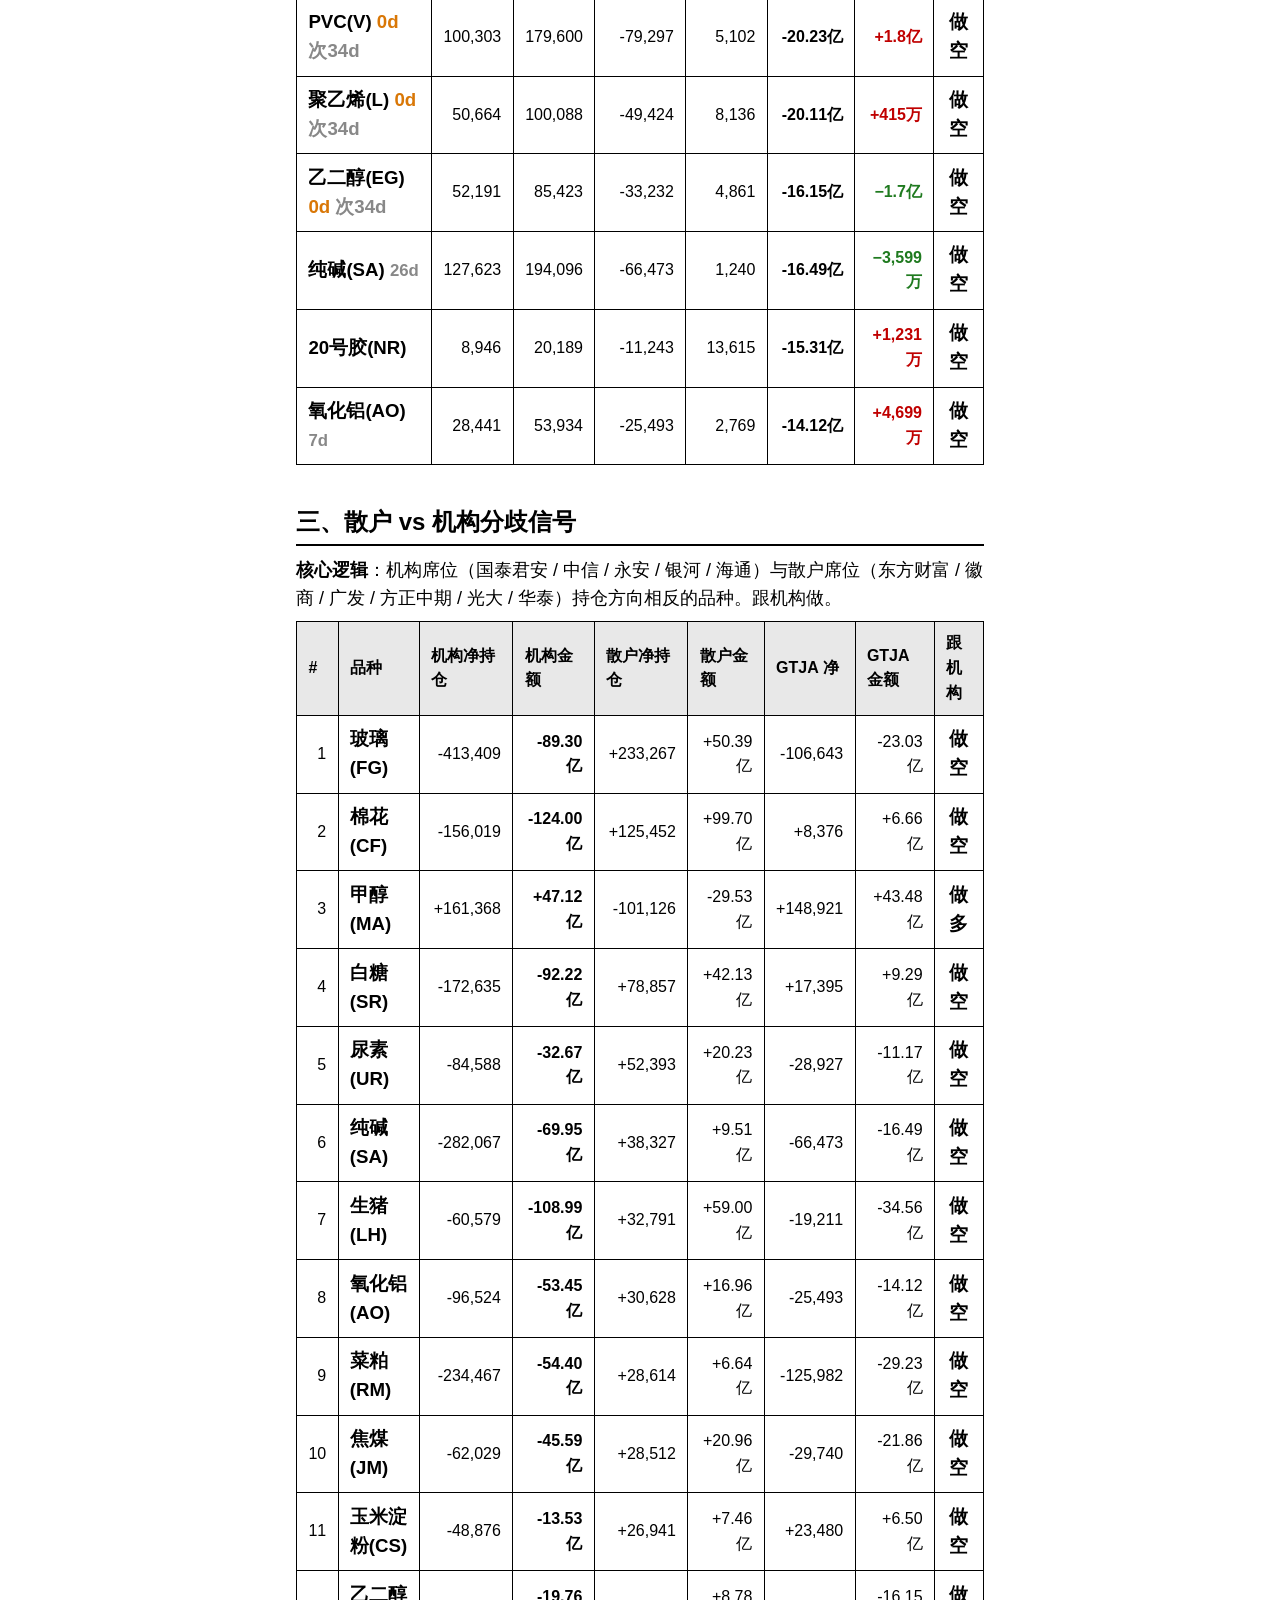
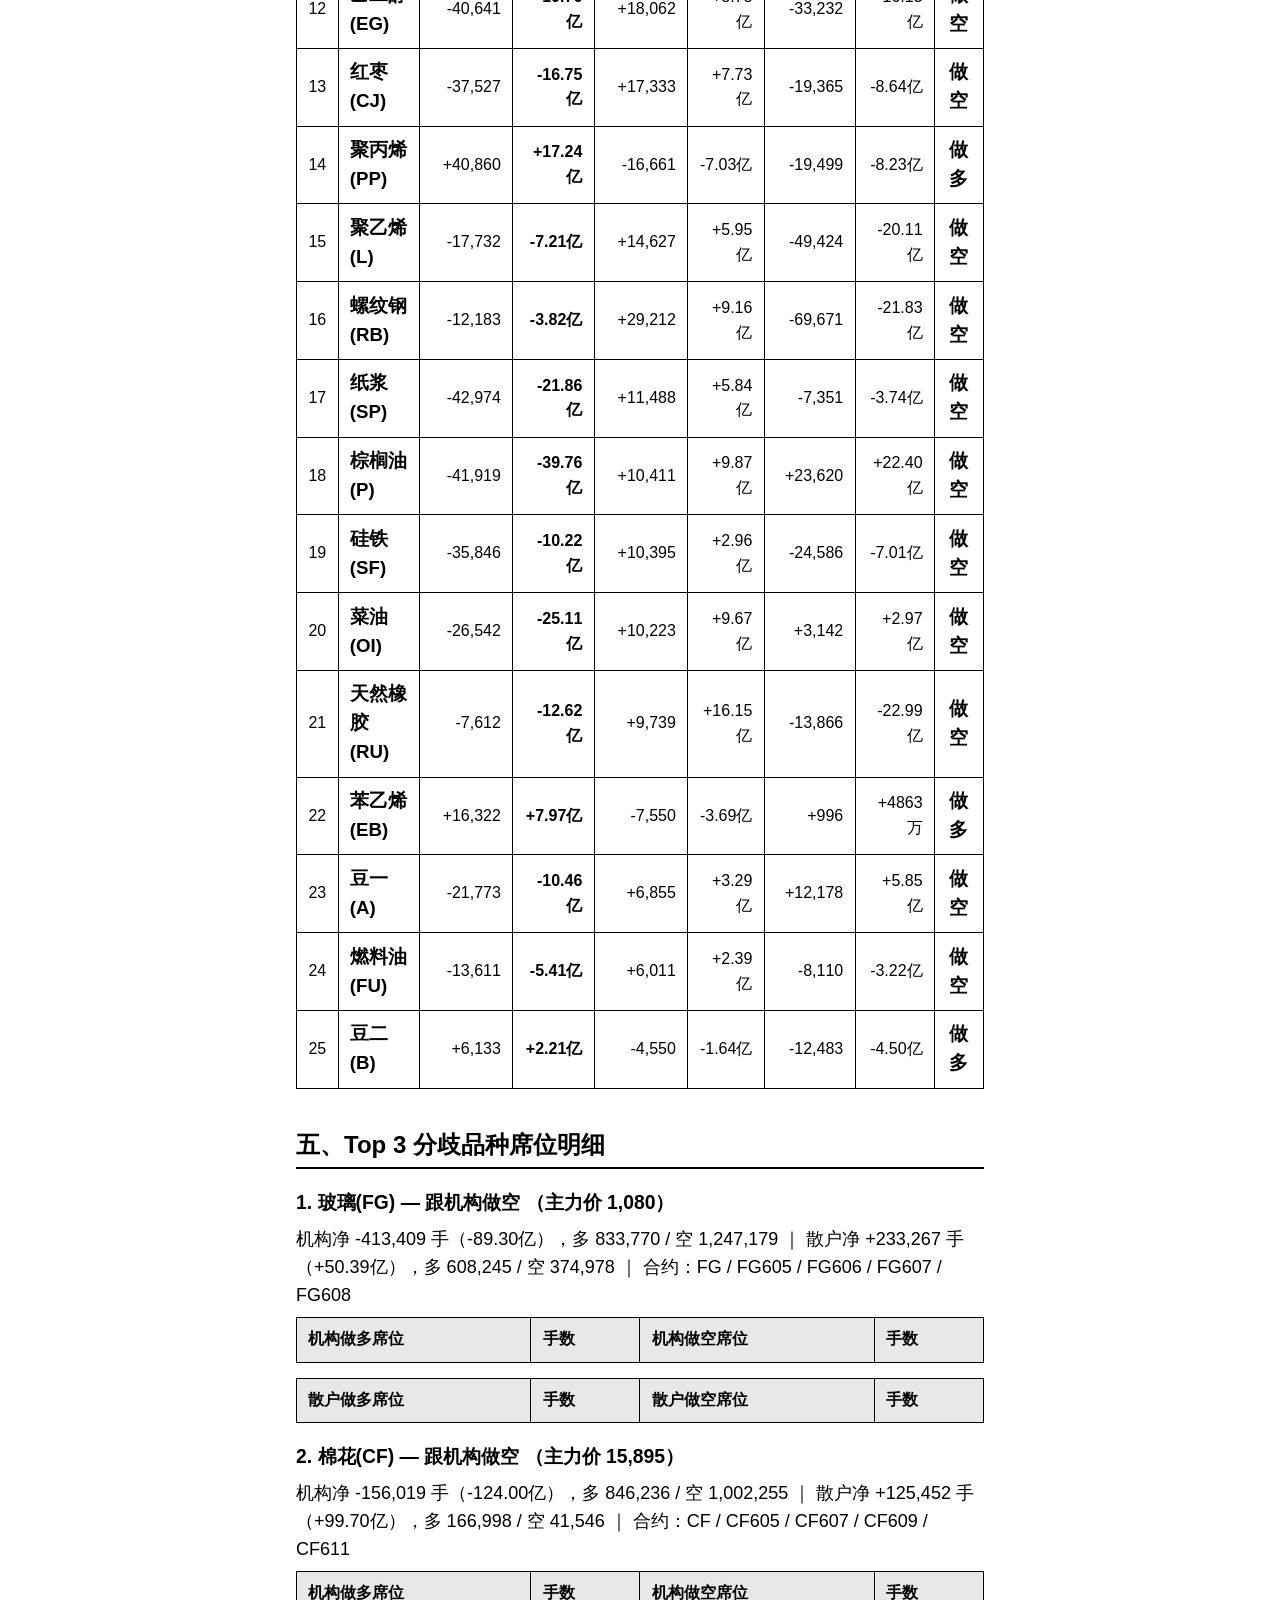
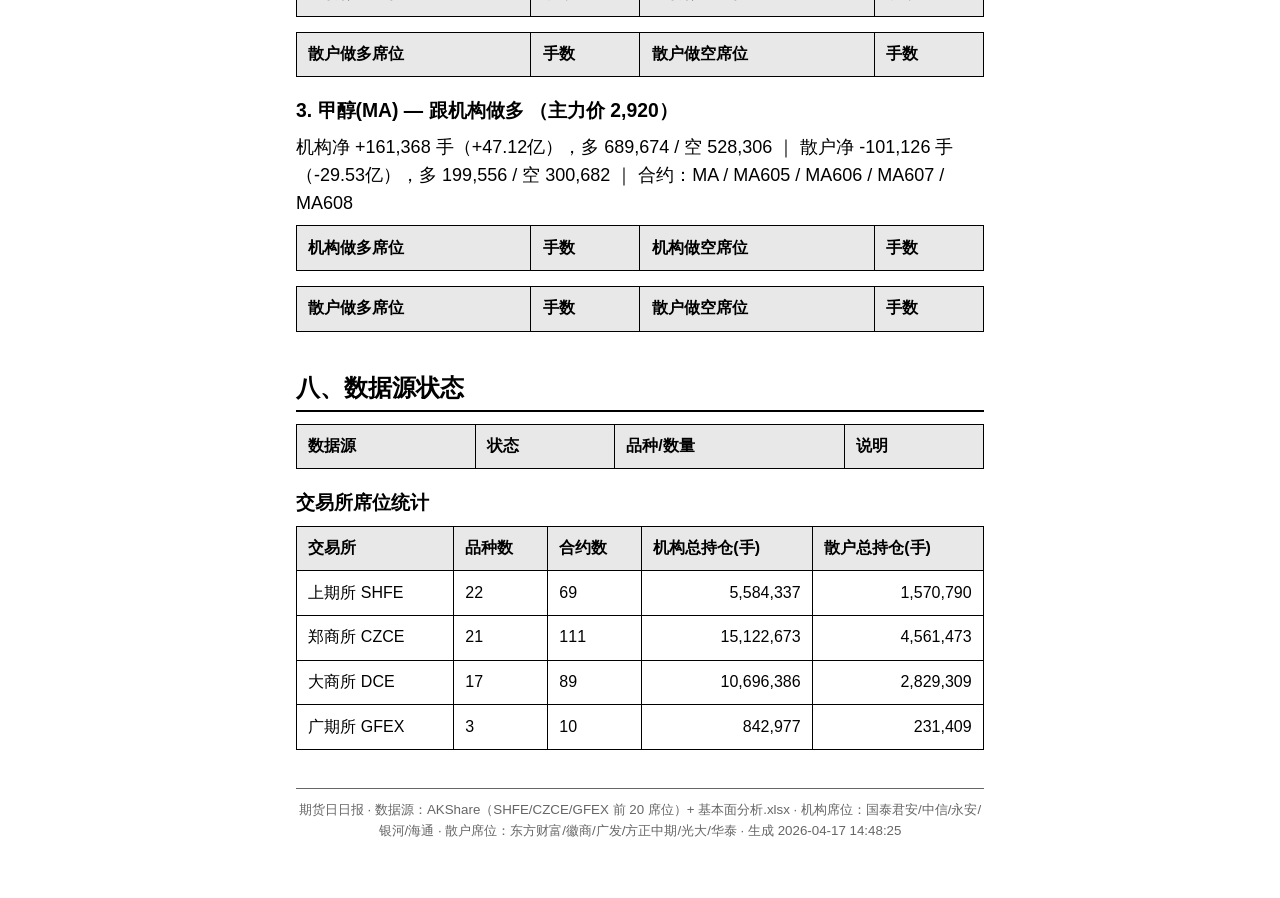
<file: data/futures/期货日日报_2026-04-16.html>
<!DOCTYPE html>
<html lang="zh-CN">
<head>
<meta charset="UTF-8">
<title>期货日日报 2026-04-16</title>
<style>
@page { size: A4 portrait; margin: 14mm 14mm; }
html, body {
  background: #ffffff;
  color: #000000;
  font-family: "PingFang SC", "Hiragino Sans GB", "Microsoft YaHei", sans-serif;
  font-size: 13.5pt;
  line-height: 1.55;
  margin: 0;
  padding: 0;
}
.page { max-width: 182mm; margin: 0 auto; padding: 0 0 15mm 0; }
h1 {
  font-size: 26pt;
  text-align: center;
  margin: 0 0 2mm 0;
  letter-spacing: 3px;
  border-bottom: 3px solid #000;
  padding-bottom: 3mm;
}
.subtitle {
  text-align: center;
  font-size: 12pt;
  margin-bottom: 8mm;
  color: #333;
}
h2 {
  font-size: 18pt;
  border-bottom: 2px solid #000;
  padding: 2mm 0 1mm 0;
  margin: 8mm 0 3mm 0;
  page-break-after: avoid;
}
h3 {
  font-size: 14.5pt;
  margin: 5mm 0 2mm 0;
  page-break-after: avoid;
}
h4 {
  font-size: 13pt;
  margin: 3mm 0 1mm 0;
  page-break-after: avoid;
}
table {
  width: 100%;
  border-collapse: collapse;
  margin: 2mm 0 4mm 0;
  font-size: 12pt;
  page-break-inside: auto;
}
tr {
  page-break-inside: avoid;
  page-break-after: auto;
}
thead {
  display: table-header-group;
}
tfoot {
  display: table-footer-group;
}
th, td {
  border: 1px solid #000;
  padding: 2.5mm 3mm;
  text-align: left;
  vertical-align: middle;
}
th {
  background: #e8e8e8;
  font-weight: bold;
  font-size: 12pt;
}
td.num { text-align: right; font-variant-numeric: tabular-nums; }
td.sym { font-weight: bold; font-size: 14pt; }
td.big { font-size: 14pt; font-weight: bold; text-align: center; }
td.delta-up { color: #c00000; font-weight: bold; text-align: right; font-variant-numeric: tabular-nums; }
td.delta-dn { color: #1f7a1f; font-weight: bold; text-align: right; font-variant-numeric: tabular-nums; }
td.delta-na { color: #888; text-align: right; }
p { margin: 1.5mm 0; }
ul { margin: 2mm 0 4mm 0; padding-left: 7mm; }
li { margin: 1mm 0; }
.section { margin-bottom: 6mm; }
.callout {
  border: 2px solid #000;
  padding: 3mm 4mm;
  margin: 3mm 0;
  background: #f8f8f8;
  page-break-inside: avoid;
}
.summary {
  border: 3px solid #000;
  padding: 4mm 5mm;
  margin: 4mm 0 6mm 0;
  page-break-inside: avoid;
}
.summary h2 { margin-top: 0; border: none; padding: 0; font-size: 16pt; }
.warn { background: #fff5f5; }
.footer {
  margin-top: 10mm;
  padding-top: 3mm;
  border-top: 1px solid #666;
  font-size: 10pt;
  color: #666;
  text-align: center;
}
.nowrap { white-space: nowrap; }
@media print {
  body { -webkit-print-color-adjust: exact; }
  .page { max-width: 100%; }
}
</style>
</head>
<body>
<div class="page">
<h1>期货日日报</h1>
<div class="subtitle">2026 年 04 月 16 日　生成于 14:48　交易日 2026-04-16</div>
<div class="summary"><h2>执行摘要</h2><p><b>✓ 席位数据已采集</b>：0 个品种，检出 <b>39</b> 个散户-机构分歧信号。</p><p><b>⬆ 做多最强信号</b>（机构多 + 散户空）：<b>甲醇(MA)</b>（机构 +161,368手 / +47.12亿）、<b>聚丙烯(PP)</b>（机构 +40,860手 / +17.24亿）、<b>苯乙烯(EB)</b>（机构 +16,322手 / +7.97亿）</p><p><b>⬇ 做空最强信号</b>（机构空 + 散户多）：<b>玻璃(FG)</b>（机构 -413,409手 / -89.30亿）、<b>棉花(CF)</b>（机构 -156,019手 / -124.00亿）、<b>白糖(SR)</b>（机构 -172,635手 / -92.22亿）</p></div><div class="section"><h2>一、操作建议（资金面 + 1h 技术面双重确认）</h2><p><b>筛选规则</b>：只推荐 1 小时趋势方向与机构一致的品种（资金面与技术面共振）。矛盾品种单独列出，建议观望。</p><h3>⬆ 做多推荐（机构多头 + 1h 趋势向上）</h3><p>暂无符合双重确认的做多品种。</p><h3>⬇ 做空推荐（机构空头 + 1h 趋势向下）</h3><p>暂无符合双重确认的做空品种。</p><h3>⚠ 资金面与技术面矛盾（观望）</h3><p>机构资金方向与 1 小时技术趋势不一致的品种。可能处于震荡或反转期，不建议入场。</p><table><tr><th>品种</th><th>资金方向</th><th>机构金额</th><th>1h 趋势</th><th>矛盾点</th></tr><tr><td class="sym">甲醇(MA)</td><td>机构做多</td><td class="num">+47.12亿</td><td>震荡｜RSI 67</td><td>方向冲突</td></tr><tr><td class="sym">聚丙烯(PP)</td><td>机构做多</td><td class="num">+17.24亿</td><td>震荡｜RSI 58</td><td>方向冲突</td></tr><tr><td class="sym">玻璃(FG)</td><td>机构做空</td><td class="num">-89.30亿</td><td>偏多｜RSI 88</td><td>方向冲突</td></tr><tr><td class="sym">棉花(CF)</td><td>机构做空</td><td class="num">-124.00亿</td><td>多头排列｜RSI 79</td><td>方向冲突</td></tr><tr><td class="sym">白糖(SR)</td><td>机构做空</td><td class="num">-92.22亿</td><td>震荡｜RSI 79</td><td>方向冲突</td></tr><tr><td class="sym">尿素(UR)</td><td>机构做空</td><td class="num">-32.67亿</td><td>偏多｜RSI 90</td><td>方向冲突</td></tr><tr><td class="sym">纯碱(SA)</td><td>机构做空</td><td class="num">-69.95亿</td><td>多头排列｜RSI 75</td><td>方向冲突</td></tr></table><p style="font-size:11pt;color:#666;">⏳ 3 个品种未能获取 1h 技术数据，未纳入推荐：苯乙烯(EB)、豆二(B)、鸡蛋(JD)</p><h3>风控提示</h3><ul><li>席位数据为 T-1 盘后数据，存在 1 日滞后</li><li>推荐品种需同时满足：机构资金分歧 + 1h 技术趋势一致</li><li>1h 趋势基于 EMA20/50/100 排列 + MACD 柱状图方向判断</li><li>分歧强度仅反映持仓手数差异，实际仓位成本和杠杆需结合行情判断</li><li>建议结合日线级别的支撑阻力位设定止损</li></ul></div><div class="section"><h2>二、国泰君安全品种持仓</h2><p>从席位数据中提取的"国泰君安"持仓（机构基准席位）。金额 = 净手数 × 合约乘数 × 主力合约最新价。变化 = 净金额绝对值之差（+加仓 / −减仓）　对比 2026-04-15。品种后为最近期权到期天数（橙色=≤3天，附次近期）。</p><table><tr><th>品种</th><th>多头(手)</th><th>空头(手)</th><th>净持仓</th><th>主力价</th><th>净金额</th><th>变化</th><th>方向</th></tr><tr><td class="sym">黄金(AU) <span style="color:#d97706" title="每手保证金 201,389 元">★</span> <span style="color:#888;font-size:90%">7d</span></td><td class="num">36,202</td><td class="num">8,518</td><td class="num">+27,684</td><td class="num">1,054</td><td class="num"><b>+291.77亿</b></td><td class="delta-dn">−1.8亿</td><td class="big">做多</td></tr><tr><td class="sym">PTA(TA) <span style="color:#888;font-size:90%">26d</span></td><td class="num">432,835</td><td class="num">605,228</td><td class="num">-172,393</td><td class="num">6,390</td><td class="num"><b>-55.08亿</b></td><td class="delta-dn">−8,375万</td><td class="big">做空</td></tr><tr><td class="sym">铜(CU) <span style="color:#d97706" title="每手保证金 61,398 元">★</span> <span style="color:#888;font-size:90%">7d</span></td><td class="num">55,225</td><td class="num">45,494</td><td class="num">+9,731</td><td class="num">102,290</td><td class="num"><b>+49.77亿</b></td><td class="delta-up">+16.4亿</td><td class="big">做多</td></tr><tr><td class="sym">豆粕(M) <span style="color:#d97706;font-weight:600">0d</span><span style="color:#888"> 次34d</span></td><td class="num">452,631</td><td class="num">292,283</td><td class="num">+160,348</td><td class="num">2,959</td><td class="num"><b>+47.45亿</b></td><td class="delta-dn">−1.3亿</td><td class="big">做多</td></tr><tr><td class="sym">碳酸锂(LC) <span style="color:#d97706" title="每手保证金 25,905 元">★</span> <span style="color:#888;font-size:90%">25d</span></td><td class="num">61,868</td><td class="num">87,258</td><td class="num">-25,390</td><td class="num">175,540</td><td class="num"><b>-44.57亿</b></td><td class="delta-up">+5.9亿</td><td class="big">做空</td></tr><tr><td class="sym">甲醇(MA) <span style="color:#888;font-size:90%">26d</span></td><td class="num">291,617</td><td class="num">142,696</td><td class="num">+148,921</td><td class="num">2,920</td><td class="num"><b>+43.48亿</b></td><td class="delta-up">+6.3亿</td><td class="big">做多</td></tr><tr><td class="sym">对二甲苯(PX) <span style="color:#888;font-size:90%">11d</span></td><td class="num">66,280</td><td class="num">156,202</td><td class="num">-89,922</td><td class="num">9,094</td><td class="num"><b>-40.89亿</b></td><td class="delta-up">+4,362万</td><td class="big">做空</td></tr><tr><td class="sym">白银(AG) <span style="color:#d97706" title="每手保证金 65,350 元">★</span> <span style="color:#888;font-size:90%">7d</span></td><td class="num">30,553</td><td class="num">16,962</td><td class="num">+13,591</td><td class="num">19,565</td><td class="num"><b>+39.89亿</b></td><td class="delta-up">+12.4亿</td><td class="big">做多</td></tr><tr><td class="sym">豆油(Y) <span style="color:#d97706;font-weight:600">0d</span><span style="color:#888"> 次60d</span></td><td class="num">109,782</td><td class="num">64,974</td><td class="num">+44,808</td><td class="num">8,466</td><td class="num"><b>+37.93亿</b></td><td class="delta-up">+2.0亿</td><td class="big">做多</td></tr><tr><td class="sym">镍(NI) <span style="color:#888;font-size:90%">7d</span></td><td class="num">28,517</td><td class="num">55,096</td><td class="num">-26,579</td><td class="num">144,110</td><td class="num"><b>-38.30亿</b></td><td class="delta-up">+2,135万</td><td class="big">做空</td></tr><tr><td class="sym">生猪(LH) <span style="color:#d97706;font-weight:600">0d</span><span style="color:#888"> 次60d</span></td><td class="num">31,521</td><td class="num">50,732</td><td class="num">-19,211</td><td class="num">11,245</td><td class="num"><b>-34.56亿</b></td><td class="delta-dn">−2.6亿</td><td class="big">做空</td></tr><tr><td class="sym">热轧卷板(HC)</td><td class="num">224,069</td><td class="num">321,488</td><td class="num">-97,419</td><td class="num">3,323</td><td class="num"><b>-32.37亿</b></td><td class="delta-up">+5.7亿</td><td class="big">做空</td></tr><tr><td class="sym">菜粕(RM) <span style="color:#888;font-size:90%">55d</span></td><td class="num">115,418</td><td class="num">241,400</td><td class="num">-125,982</td><td class="num">2,320</td><td class="num"><b>-29.23亿</b></td><td class="delta-up">+3,505万</td><td class="big">做空</td></tr><tr><td class="sym">铝(AL) <span style="color:#888;font-size:90%">7d</span></td><td class="num">78,189</td><td class="num">58,891</td><td class="num">+19,298</td><td class="num">25,515</td><td class="num"><b>+24.62亿</b></td><td class="delta-up">+8.5亿</td><td class="big">做多</td></tr><tr><td class="sym">天然橡胶(RU) <span style="color:#888;font-size:90%">7d</span></td><td class="num">19,884</td><td class="num">33,750</td><td class="num">-13,866</td><td class="num">16,580</td><td class="num"><b>-22.99亿</b></td><td class="delta-dn">−1.4亿</td><td class="big">做空</td></tr><tr><td class="sym">玻璃(FG) <span style="color:#888;font-size:90%">26d</span></td><td class="num">205,903</td><td class="num">312,546</td><td class="num">-106,643</td><td class="num">1,080</td><td class="num"><b>-23.03亿</b></td><td class="delta-up">+4.7亿</td><td class="big">做空</td></tr><tr><td class="sym">焦煤(JM) <span style="color:#d97706;font-weight:600">0d</span><span style="color:#888"> 次34d</span></td><td class="num">39,042</td><td class="num">68,782</td><td class="num">-29,740</td><td class="num">1,225</td><td class="num"><b>-21.86亿</b></td><td class="delta-up">+2.1亿</td><td class="big">做空</td></tr><tr><td class="sym">棕榈油(P) <span style="color:#d97706;font-weight:600">0d</span><span style="color:#888"> 次34d</span></td><td class="num">54,275</td><td class="num">30,655</td><td class="num">+23,620</td><td class="num">9,485</td><td class="num"><b>+22.40亿</b></td><td class="delta-dn">−7,854万</td><td class="big">做多</td></tr><tr><td class="sym">螺纹钢(RB) <span style="color:#888;font-size:90%">7d</span></td><td class="num">151,596</td><td class="num">221,267</td><td class="num">-69,671</td><td class="num">3,134</td><td class="num"><b>-21.83亿</b></td><td class="delta-dn">−1.0亿</td><td class="big">做空</td></tr><tr><td class="sym">PVC(V) <span style="color:#d97706;font-weight:600">0d</span><span style="color:#888"> 次34d</span></td><td class="num">100,303</td><td class="num">179,600</td><td class="num">-79,297</td><td class="num">5,102</td><td class="num"><b>-20.23亿</b></td><td class="delta-up">+1.8亿</td><td class="big">做空</td></tr><tr><td class="sym">聚乙烯(L) <span style="color:#d97706;font-weight:600">0d</span><span style="color:#888"> 次34d</span></td><td class="num">50,664</td><td class="num">100,088</td><td class="num">-49,424</td><td class="num">8,136</td><td class="num"><b>-20.11亿</b></td><td class="delta-up">+415万</td><td class="big">做空</td></tr><tr><td class="sym">乙二醇(EG) <span style="color:#d97706;font-weight:600">0d</span><span style="color:#888"> 次34d</span></td><td class="num">52,191</td><td class="num">85,423</td><td class="num">-33,232</td><td class="num">4,861</td><td class="num"><b>-16.15亿</b></td><td class="delta-dn">−1.7亿</td><td class="big">做空</td></tr><tr><td class="sym">纯碱(SA) <span style="color:#888;font-size:90%">26d</span></td><td class="num">127,623</td><td class="num">194,096</td><td class="num">-66,473</td><td class="num">1,240</td><td class="num"><b>-16.49亿</b></td><td class="delta-dn">−3,599万</td><td class="big">做空</td></tr><tr><td class="sym">20号胶(NR)</td><td class="num">8,946</td><td class="num">20,189</td><td class="num">-11,243</td><td class="num">13,615</td><td class="num"><b>-15.31亿</b></td><td class="delta-up">+1,231万</td><td class="big">做空</td></tr><tr><td class="sym">氧化铝(AO) <span style="color:#888;font-size:90%">7d</span></td><td class="num">28,441</td><td class="num">53,934</td><td class="num">-25,493</td><td class="num">2,769</td><td class="num"><b>-14.12亿</b></td><td class="delta-up">+4,699万</td><td class="big">做空</td></tr></table></div><div class="section"><h2>三、散户 vs 机构分歧信号</h2><p><b>核心逻辑</b>：机构席位（国泰君安 / 中信 / 永安 / 银河 / 海通）与散户席位（东方财富 / 徽商 / 广发 / 方正中期 / 光大 / 华泰）持仓方向相反的品种。跟机构做。</p><table><tr><th>#</th><th>品种</th><th>机构净持仓</th><th>机构金额</th><th>散户净持仓</th><th>散户金额</th><th>GTJA 净</th><th>GTJA 金额</th><th>跟机构</th></tr><tr><td class="num">1</td><td class="sym">玻璃(FG)</td><td class="num">-413,409</td><td class="num"><b>-89.30亿</b></td><td class="num">+233,267</td><td class="num">+50.39亿</td><td class="num">-106,643</td><td class="num">-23.03亿</td><td class="big">做空</td></tr><tr><td class="num">2</td><td class="sym">棉花(CF)</td><td class="num">-156,019</td><td class="num"><b>-124.00亿</b></td><td class="num">+125,452</td><td class="num">+99.70亿</td><td class="num">+8,376</td><td class="num">+6.66亿</td><td class="big">做空</td></tr><tr><td class="num">3</td><td class="sym">甲醇(MA)</td><td class="num">+161,368</td><td class="num"><b>+47.12亿</b></td><td class="num">-101,126</td><td class="num">-29.53亿</td><td class="num">+148,921</td><td class="num">+43.48亿</td><td class="big">做多</td></tr><tr><td class="num">4</td><td class="sym">白糖(SR)</td><td class="num">-172,635</td><td class="num"><b>-92.22亿</b></td><td class="num">+78,857</td><td class="num">+42.13亿</td><td class="num">+17,395</td><td class="num">+9.29亿</td><td class="big">做空</td></tr><tr><td class="num">5</td><td class="sym">尿素(UR)</td><td class="num">-84,588</td><td class="num"><b>-32.67亿</b></td><td class="num">+52,393</td><td class="num">+20.23亿</td><td class="num">-28,927</td><td class="num">-11.17亿</td><td class="big">做空</td></tr><tr><td class="num">6</td><td class="sym">纯碱(SA)</td><td class="num">-282,067</td><td class="num"><b>-69.95亿</b></td><td class="num">+38,327</td><td class="num">+9.51亿</td><td class="num">-66,473</td><td class="num">-16.49亿</td><td class="big">做空</td></tr><tr><td class="num">7</td><td class="sym">生猪(LH)</td><td class="num">-60,579</td><td class="num"><b>-108.99亿</b></td><td class="num">+32,791</td><td class="num">+59.00亿</td><td class="num">-19,211</td><td class="num">-34.56亿</td><td class="big">做空</td></tr><tr><td class="num">8</td><td class="sym">氧化铝(AO)</td><td class="num">-96,524</td><td class="num"><b>-53.45亿</b></td><td class="num">+30,628</td><td class="num">+16.96亿</td><td class="num">-25,493</td><td class="num">-14.12亿</td><td class="big">做空</td></tr><tr><td class="num">9</td><td class="sym">菜粕(RM)</td><td class="num">-234,467</td><td class="num"><b>-54.40亿</b></td><td class="num">+28,614</td><td class="num">+6.64亿</td><td class="num">-125,982</td><td class="num">-29.23亿</td><td class="big">做空</td></tr><tr><td class="num">10</td><td class="sym">焦煤(JM)</td><td class="num">-62,029</td><td class="num"><b>-45.59亿</b></td><td class="num">+28,512</td><td class="num">+20.96亿</td><td class="num">-29,740</td><td class="num">-21.86亿</td><td class="big">做空</td></tr><tr><td class="num">11</td><td class="sym">玉米淀粉(CS)</td><td class="num">-48,876</td><td class="num"><b>-13.53亿</b></td><td class="num">+26,941</td><td class="num">+7.46亿</td><td class="num">+23,480</td><td class="num">+6.50亿</td><td class="big">做空</td></tr><tr><td class="num">12</td><td class="sym">乙二醇(EG)</td><td class="num">-40,641</td><td class="num"><b>-19.76亿</b></td><td class="num">+18,062</td><td class="num">+8.78亿</td><td class="num">-33,232</td><td class="num">-16.15亿</td><td class="big">做空</td></tr><tr><td class="num">13</td><td class="sym">红枣(CJ)</td><td class="num">-37,527</td><td class="num"><b>-16.75亿</b></td><td class="num">+17,333</td><td class="num">+7.73亿</td><td class="num">-19,365</td><td class="num">-8.64亿</td><td class="big">做空</td></tr><tr><td class="num">14</td><td class="sym">聚丙烯(PP)</td><td class="num">+40,860</td><td class="num"><b>+17.24亿</b></td><td class="num">-16,661</td><td class="num">-7.03亿</td><td class="num">-19,499</td><td class="num">-8.23亿</td><td class="big">做多</td></tr><tr><td class="num">15</td><td class="sym">聚乙烯(L)</td><td class="num">-17,732</td><td class="num"><b>-7.21亿</b></td><td class="num">+14,627</td><td class="num">+5.95亿</td><td class="num">-49,424</td><td class="num">-20.11亿</td><td class="big">做空</td></tr><tr><td class="num">16</td><td class="sym">螺纹钢(RB)</td><td class="num">-12,183</td><td class="num"><b>-3.82亿</b></td><td class="num">+29,212</td><td class="num">+9.16亿</td><td class="num">-69,671</td><td class="num">-21.83亿</td><td class="big">做空</td></tr><tr><td class="num">17</td><td class="sym">纸浆(SP)</td><td class="num">-42,974</td><td class="num"><b>-21.86亿</b></td><td class="num">+11,488</td><td class="num">+5.84亿</td><td class="num">-7,351</td><td class="num">-3.74亿</td><td class="big">做空</td></tr><tr><td class="num">18</td><td class="sym">棕榈油(P)</td><td class="num">-41,919</td><td class="num"><b>-39.76亿</b></td><td class="num">+10,411</td><td class="num">+9.87亿</td><td class="num">+23,620</td><td class="num">+22.40亿</td><td class="big">做空</td></tr><tr><td class="num">19</td><td class="sym">硅铁(SF)</td><td class="num">-35,846</td><td class="num"><b>-10.22亿</b></td><td class="num">+10,395</td><td class="num">+2.96亿</td><td class="num">-24,586</td><td class="num">-7.01亿</td><td class="big">做空</td></tr><tr><td class="num">20</td><td class="sym">菜油(OI)</td><td class="num">-26,542</td><td class="num"><b>-25.11亿</b></td><td class="num">+10,223</td><td class="num">+9.67亿</td><td class="num">+3,142</td><td class="num">+2.97亿</td><td class="big">做空</td></tr><tr><td class="num">21</td><td class="sym">天然橡胶(RU)</td><td class="num">-7,612</td><td class="num"><b>-12.62亿</b></td><td class="num">+9,739</td><td class="num">+16.15亿</td><td class="num">-13,866</td><td class="num">-22.99亿</td><td class="big">做空</td></tr><tr><td class="num">22</td><td class="sym">苯乙烯(EB)</td><td class="num">+16,322</td><td class="num"><b>+7.97亿</b></td><td class="num">-7,550</td><td class="num">-3.69亿</td><td class="num">+996</td><td class="num">+4863万</td><td class="big">做多</td></tr><tr><td class="num">23</td><td class="sym">豆一(A)</td><td class="num">-21,773</td><td class="num"><b>-10.46亿</b></td><td class="num">+6,855</td><td class="num">+3.29亿</td><td class="num">+12,178</td><td class="num">+5.85亿</td><td class="big">做空</td></tr><tr><td class="num">24</td><td class="sym">燃料油(FU)</td><td class="num">-13,611</td><td class="num"><b>-5.41亿</b></td><td class="num">+6,011</td><td class="num">+2.39亿</td><td class="num">-8,110</td><td class="num">-3.22亿</td><td class="big">做空</td></tr><tr><td class="num">25</td><td class="sym">豆二(B)</td><td class="num">+6,133</td><td class="num"><b>+2.21亿</b></td><td class="num">-4,550</td><td class="num">-1.64亿</td><td class="num">-12,483</td><td class="num">-4.50亿</td><td class="big">做多</td></tr></table></div><div class="section"><h2>五、Top 3 分歧品种席位明细</h2><h3>1. 玻璃(FG) — 跟机构做空 （主力价 1,080）</h3><p>机构净 -413,409 手（-89.30亿），多 833,770 / 空 1,247,179 ｜ 散户净 +233,267 手（+50.39亿），多 608,245 / 空 374,978 ｜ 合约：FG / FG605 / FG606 / FG607 / FG608</p><table><tr><th>机构做多席位</th><th>手数</th><th>机构做空席位</th><th>手数</th></tr></table><table><tr><th>散户做多席位</th><th>手数</th><th>散户做空席位</th><th>手数</th></tr></table><h3>2. 棉花(CF) — 跟机构做空 （主力价 15,895）</h3><p>机构净 -156,019 手（-124.00亿），多 846,236 / 空 1,002,255 ｜ 散户净 +125,452 手（+99.70亿），多 166,998 / 空 41,546 ｜ 合约：CF / CF605 / CF607 / CF609 / CF611</p><table><tr><th>机构做多席位</th><th>手数</th><th>机构做空席位</th><th>手数</th></tr></table><table><tr><th>散户做多席位</th><th>手数</th><th>散户做空席位</th><th>手数</th></tr></table><h3>3. 甲醇(MA) — 跟机构做多 （主力价 2,920）</h3><p>机构净 +161,368 手（+47.12亿），多 689,674 / 空 528,306 ｜ 散户净 -101,126 手（-29.53亿），多 199,556 / 空 300,682 ｜ 合约：MA / MA605 / MA606 / MA607 / MA608</p><table><tr><th>机构做多席位</th><th>手数</th><th>机构做空席位</th><th>手数</th></tr></table><table><tr><th>散户做多席位</th><th>手数</th><th>散户做空席位</th><th>手数</th></tr></table></div><div class="section"><h2>八、数据源状态</h2><table><tr><th>数据源</th><th>状态</th><th>品种/数量</th><th>说明</th></tr></table><h3>交易所席位统计</h3><table><tr><th>交易所</th><th>品种数</th><th>合约数</th><th>机构总持仓(手)</th><th>散户总持仓(手)</th></tr><tr><td>上期所 SHFE</td><td>22</td><td>69</td><td class="num">5,584,337</td><td class="num">1,570,790</td></tr><tr><td>郑商所 CZCE</td><td>21</td><td>111</td><td class="num">15,122,673</td><td class="num">4,561,473</td></tr><tr><td>大商所 DCE</td><td>17</td><td>89</td><td class="num">10,696,386</td><td class="num">2,829,309</td></tr><tr><td>广期所 GFEX</td><td>3</td><td>10</td><td class="num">842,977</td><td class="num">231,409</td></tr></table></div>
<div class="footer">期货日日报 · 数据源：AKShare（SHFE/CZCE/GFEX 前 20 席位）+ 基本面分析.xlsx · 机构席位：国泰君安/中信/永安/银河/海通 · 散户席位：东方财富/徽商/广发/方正中期/光大/华泰 · 生成 2026-04-17 14:48:25</div>
</div>
</body>
</html>
</file>
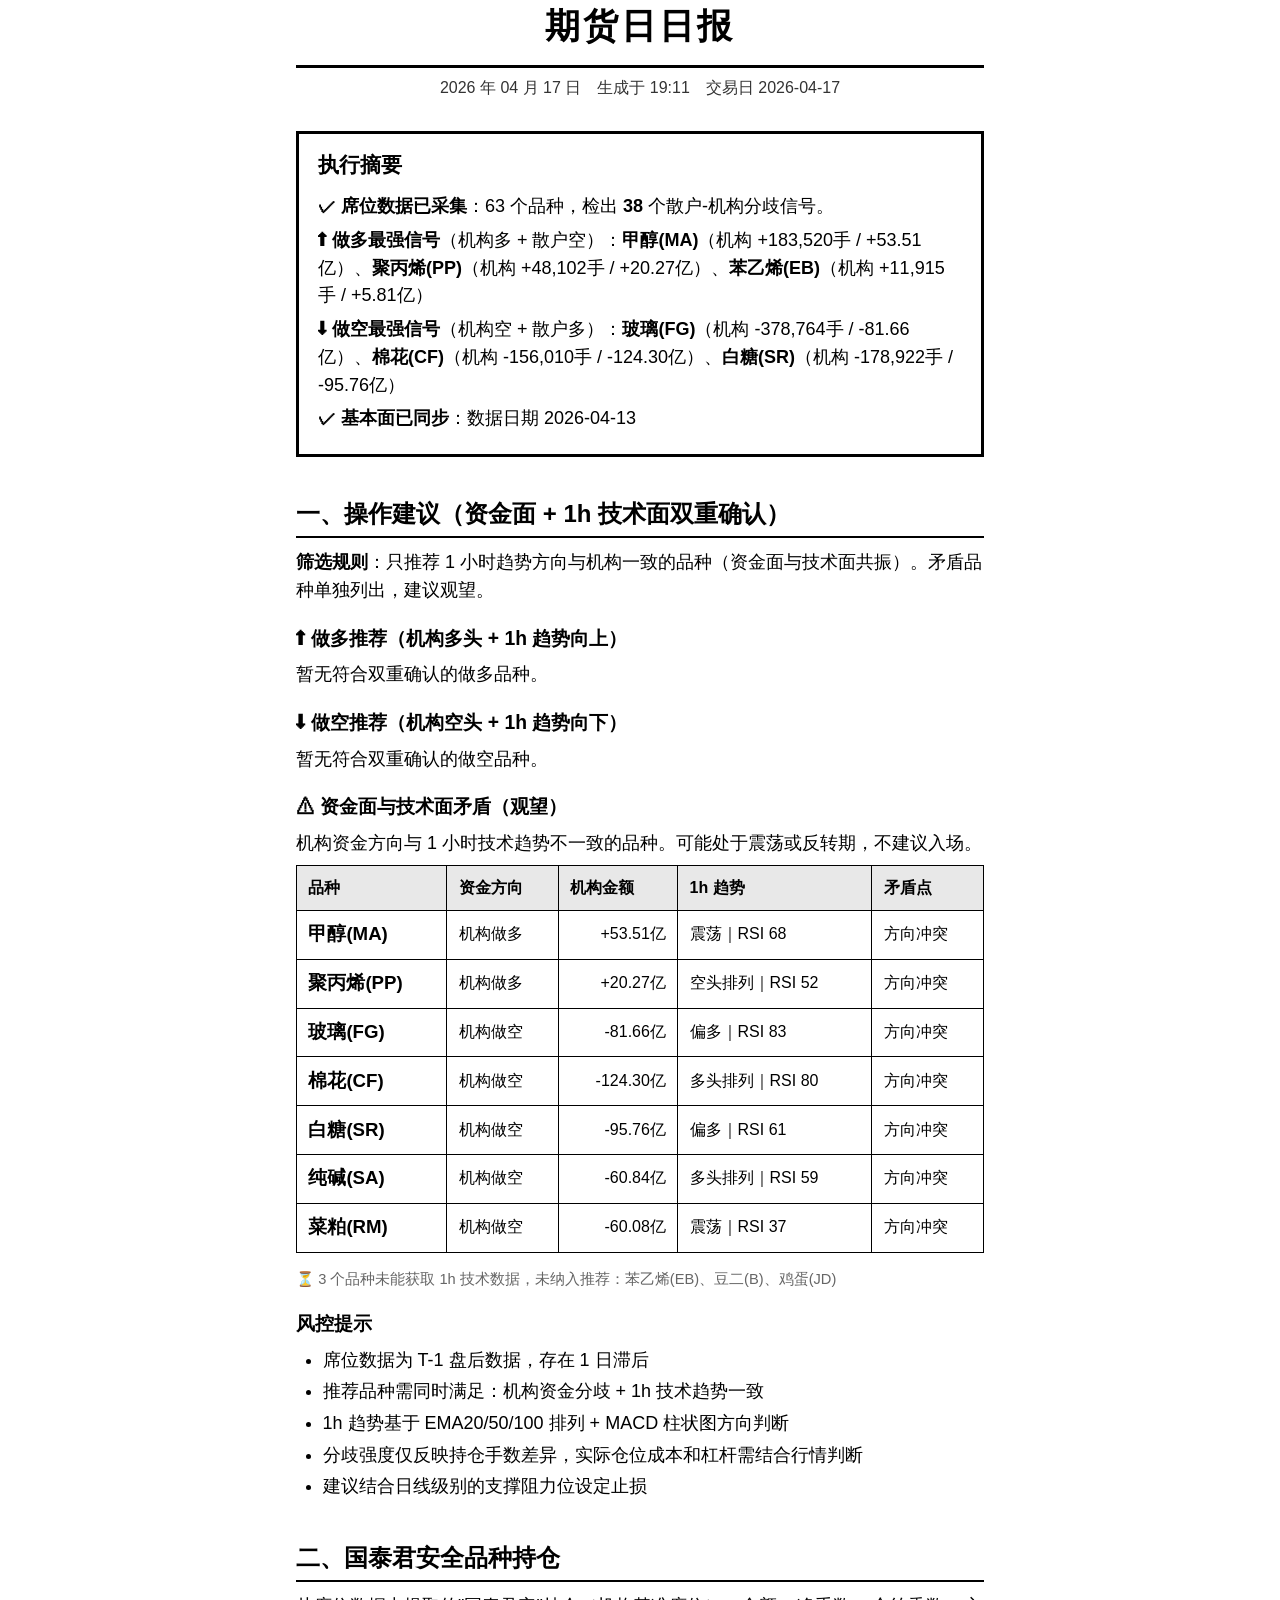
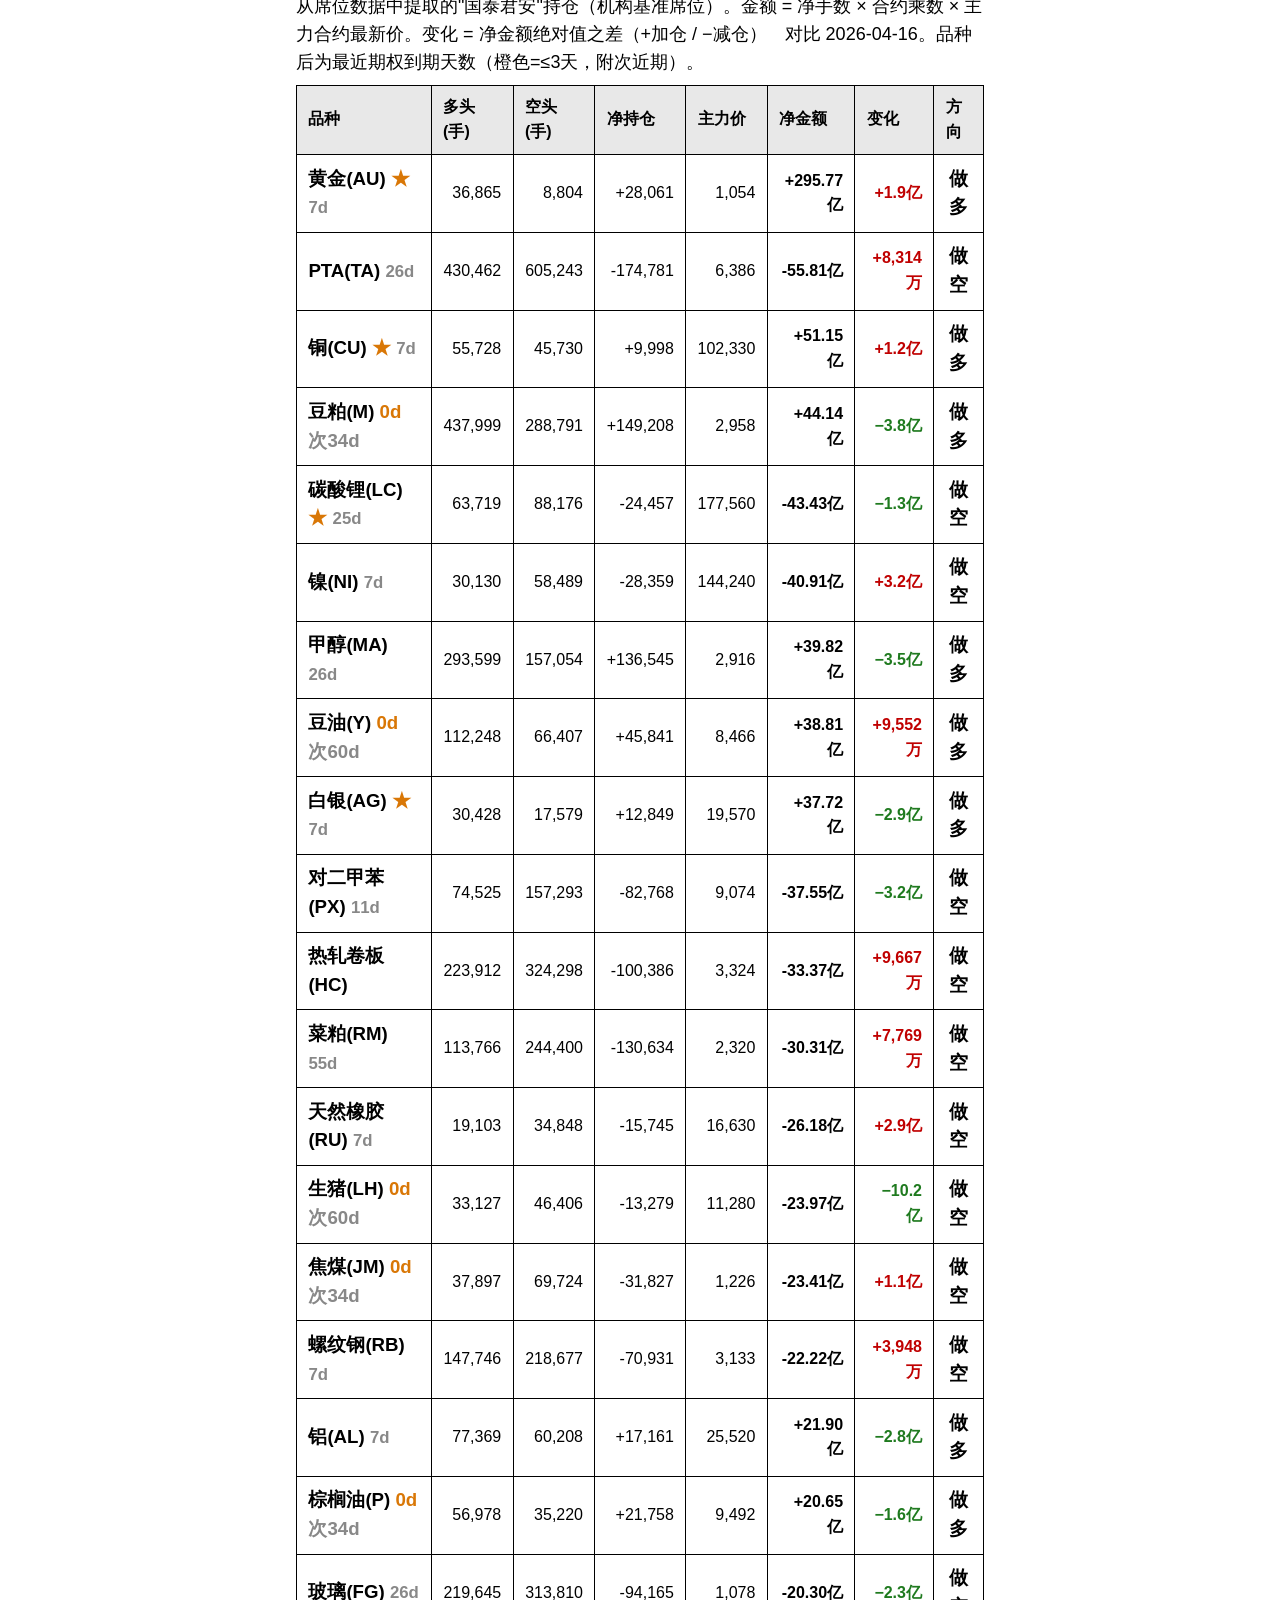
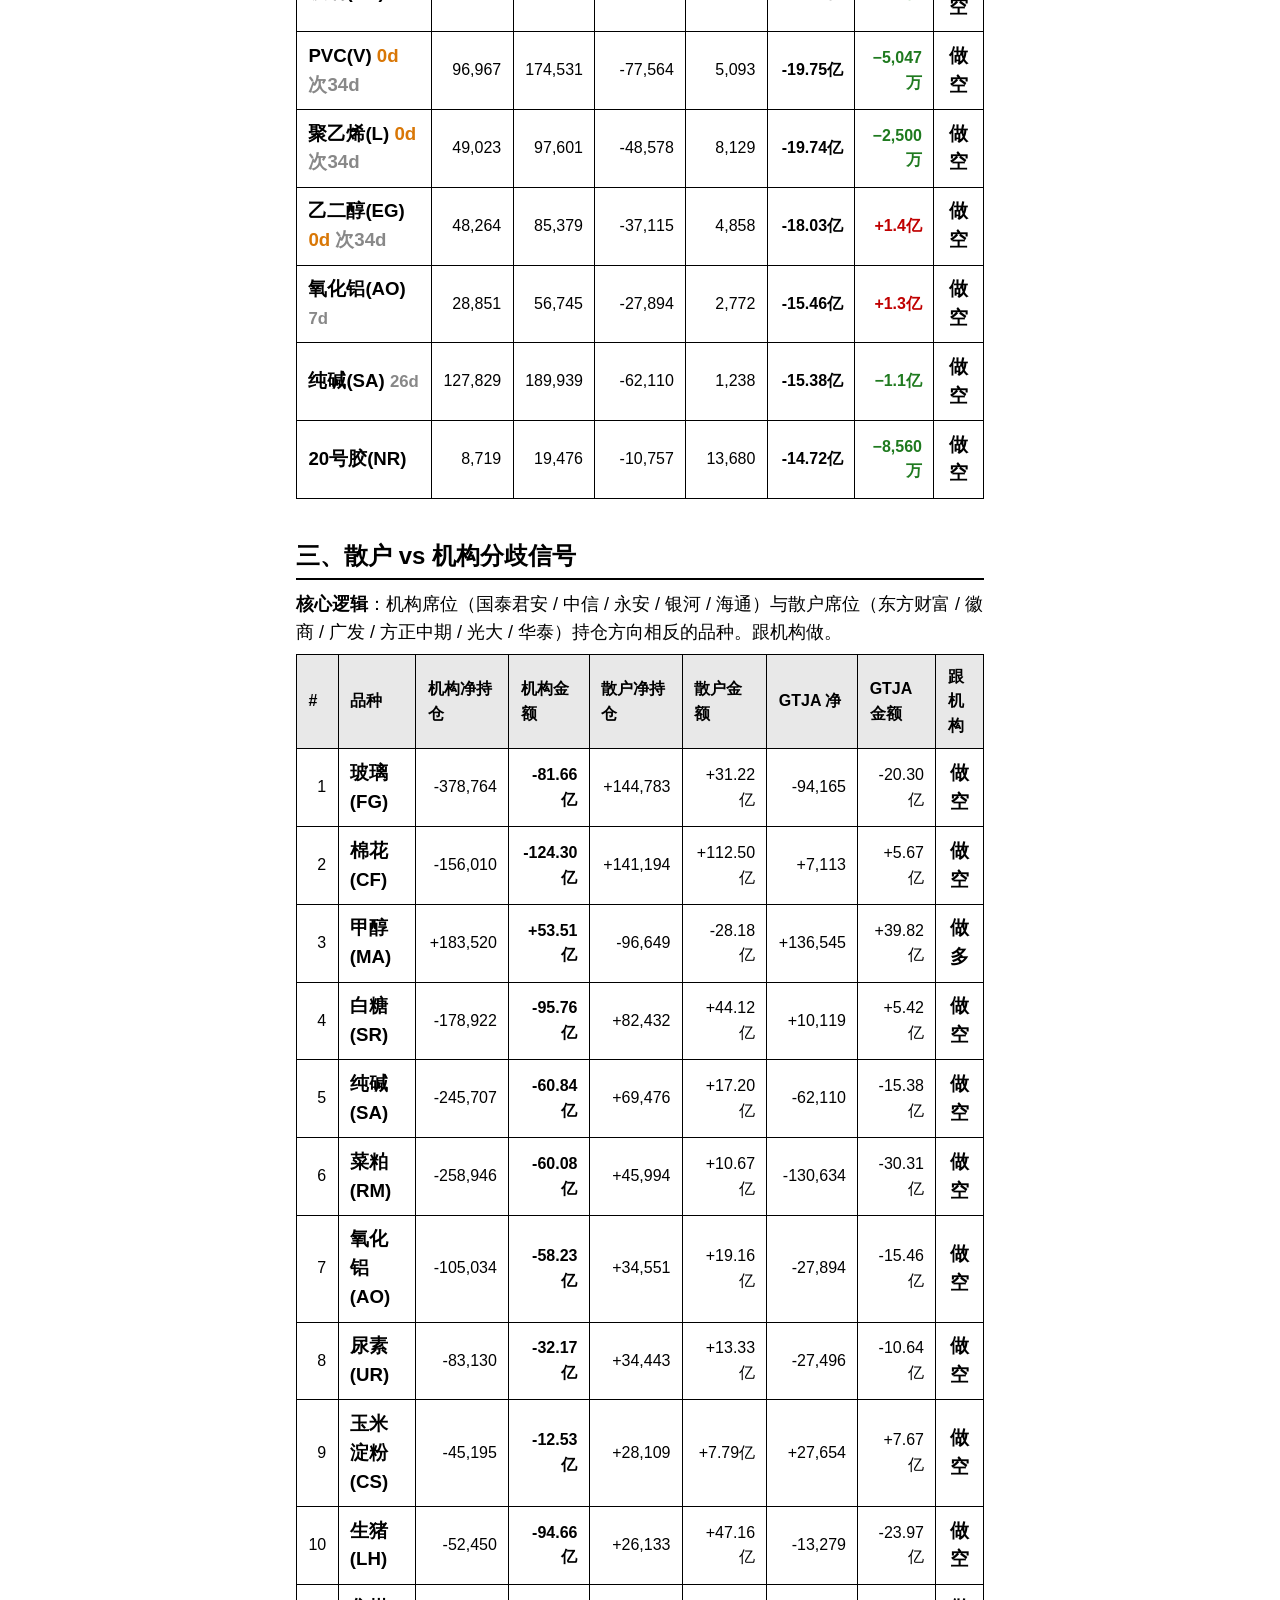
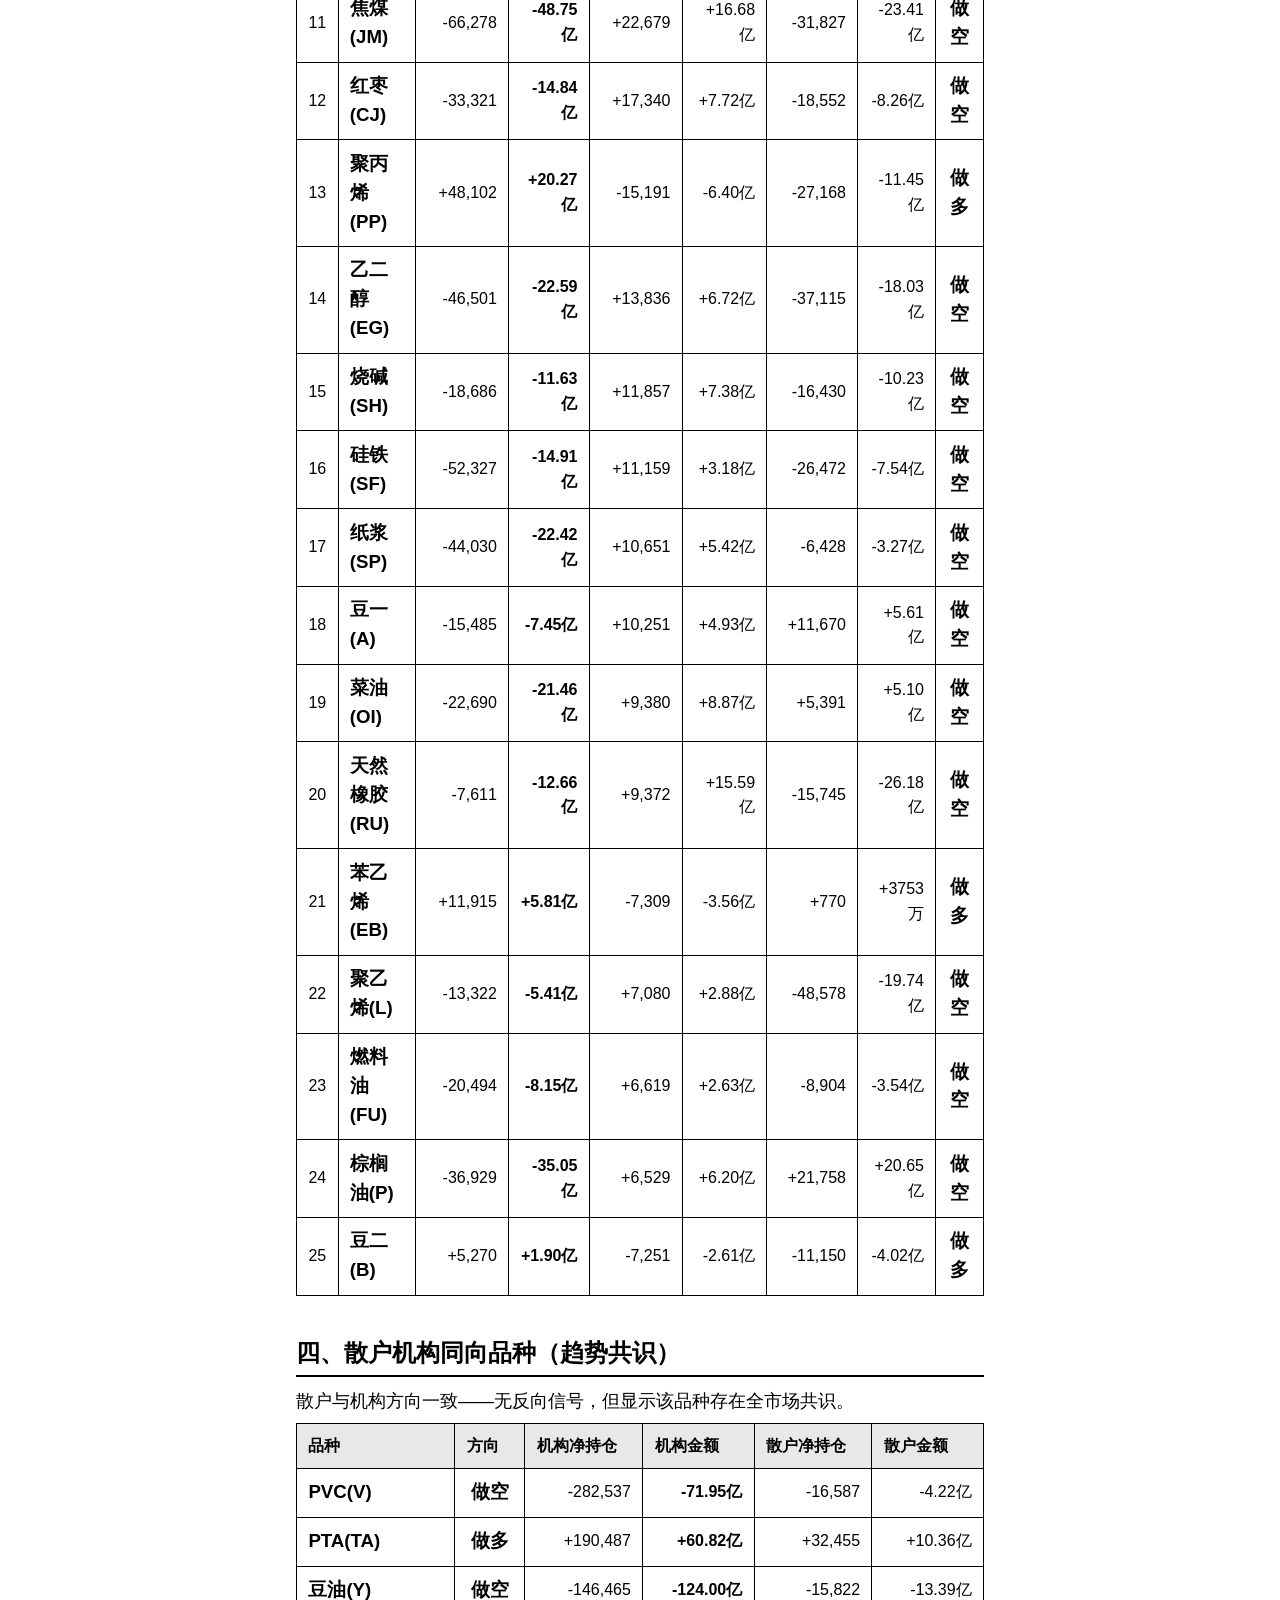
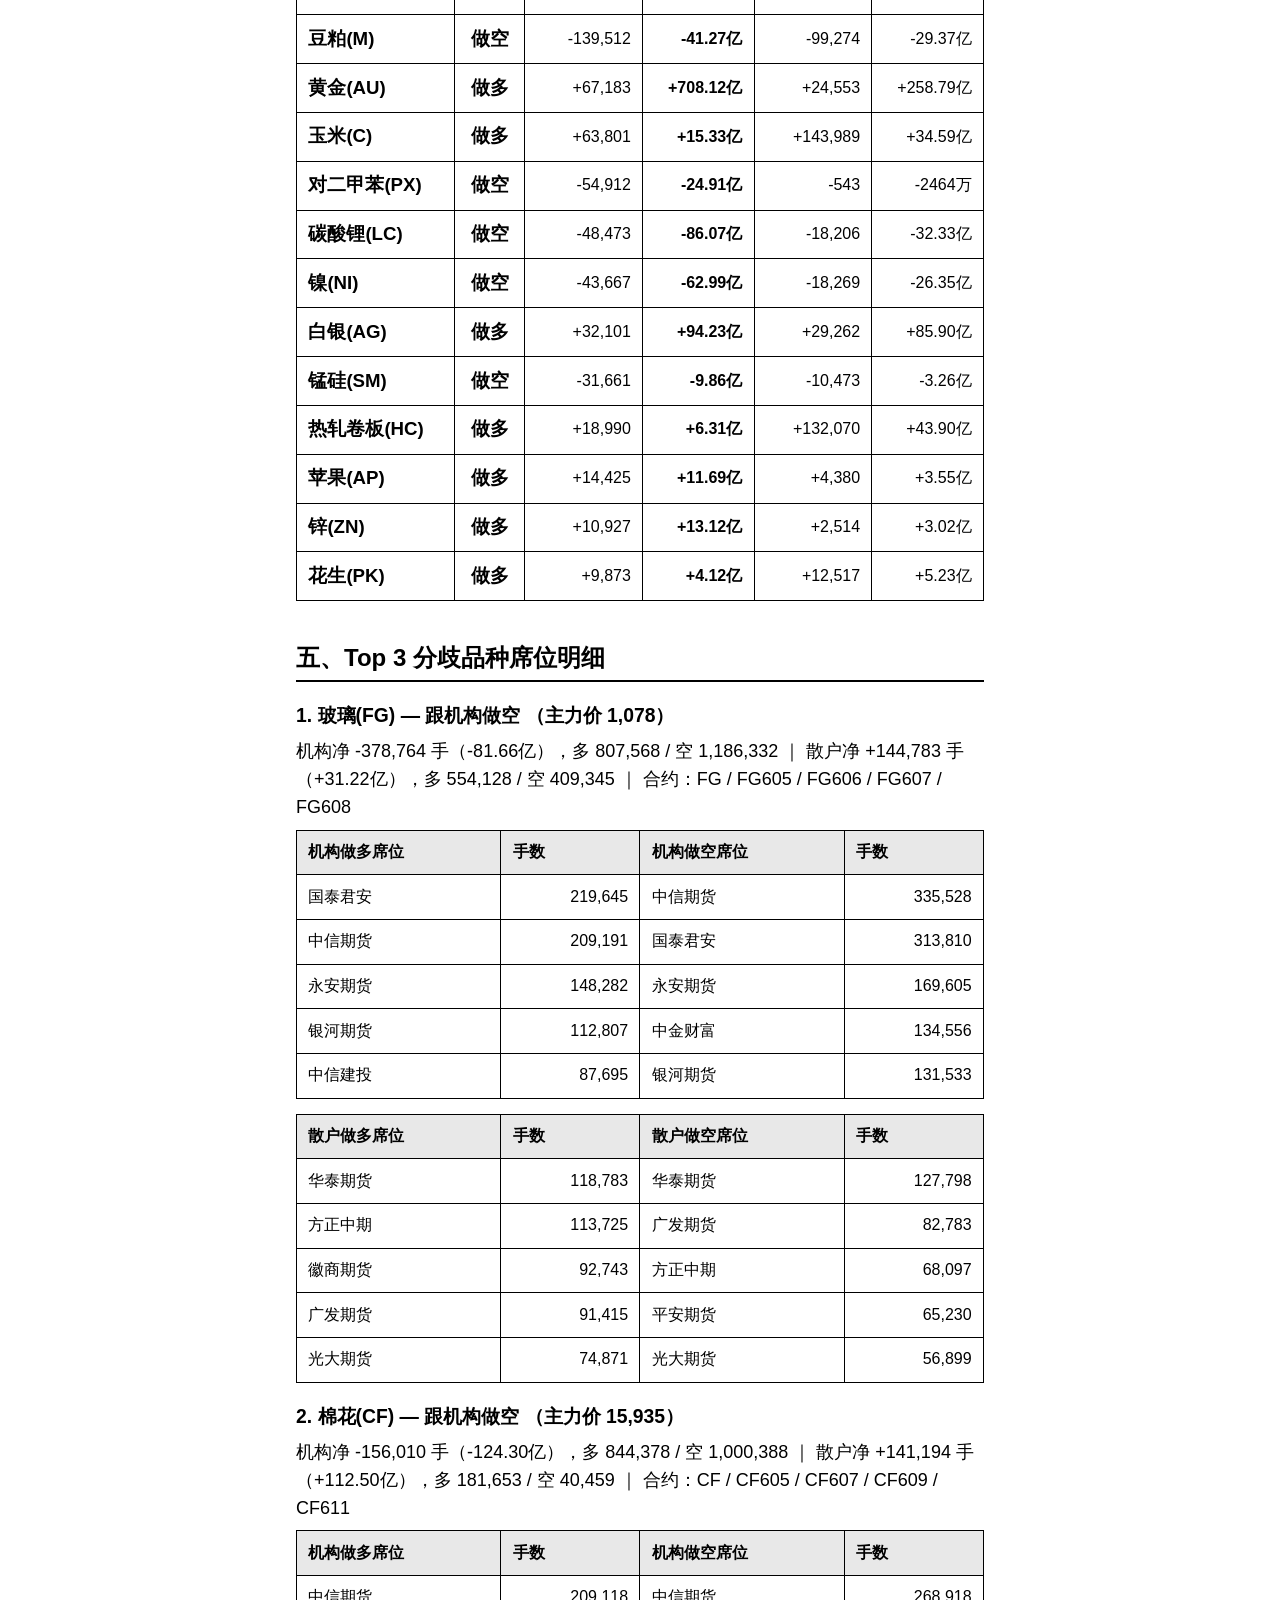
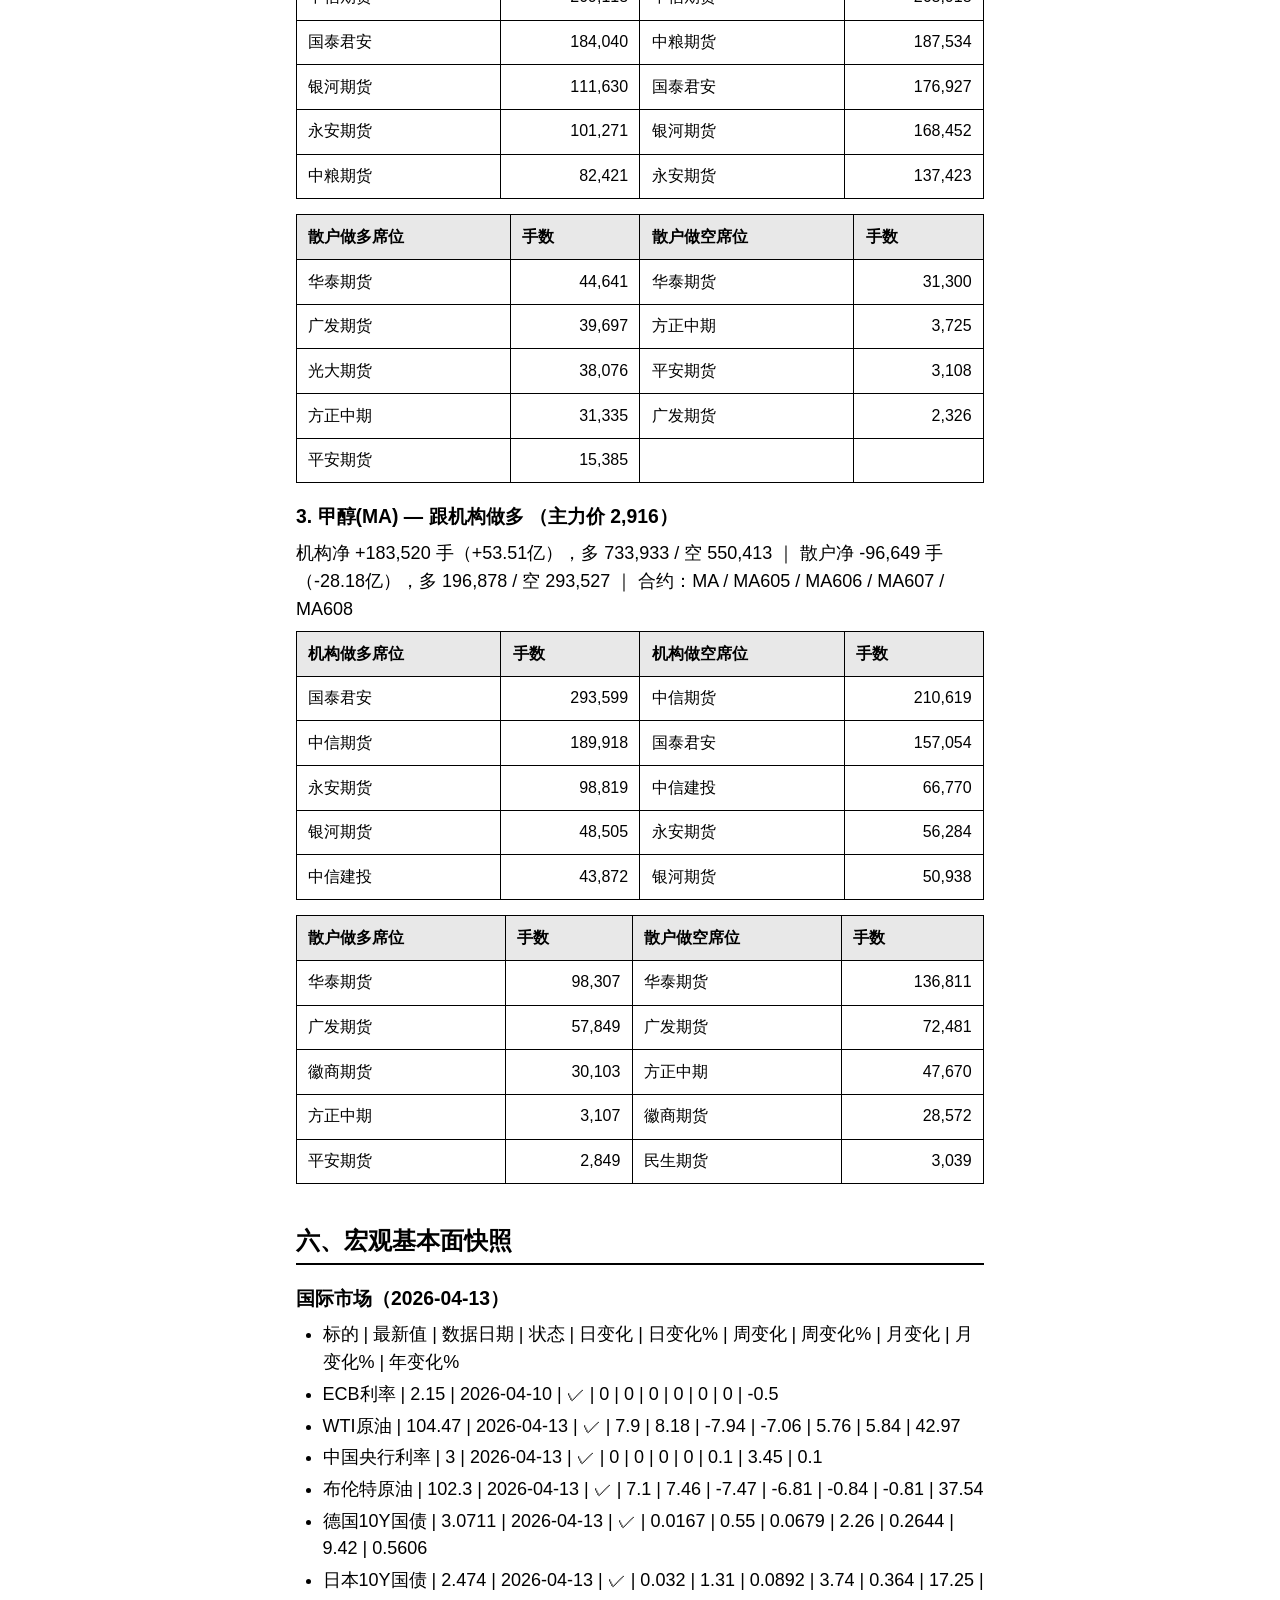
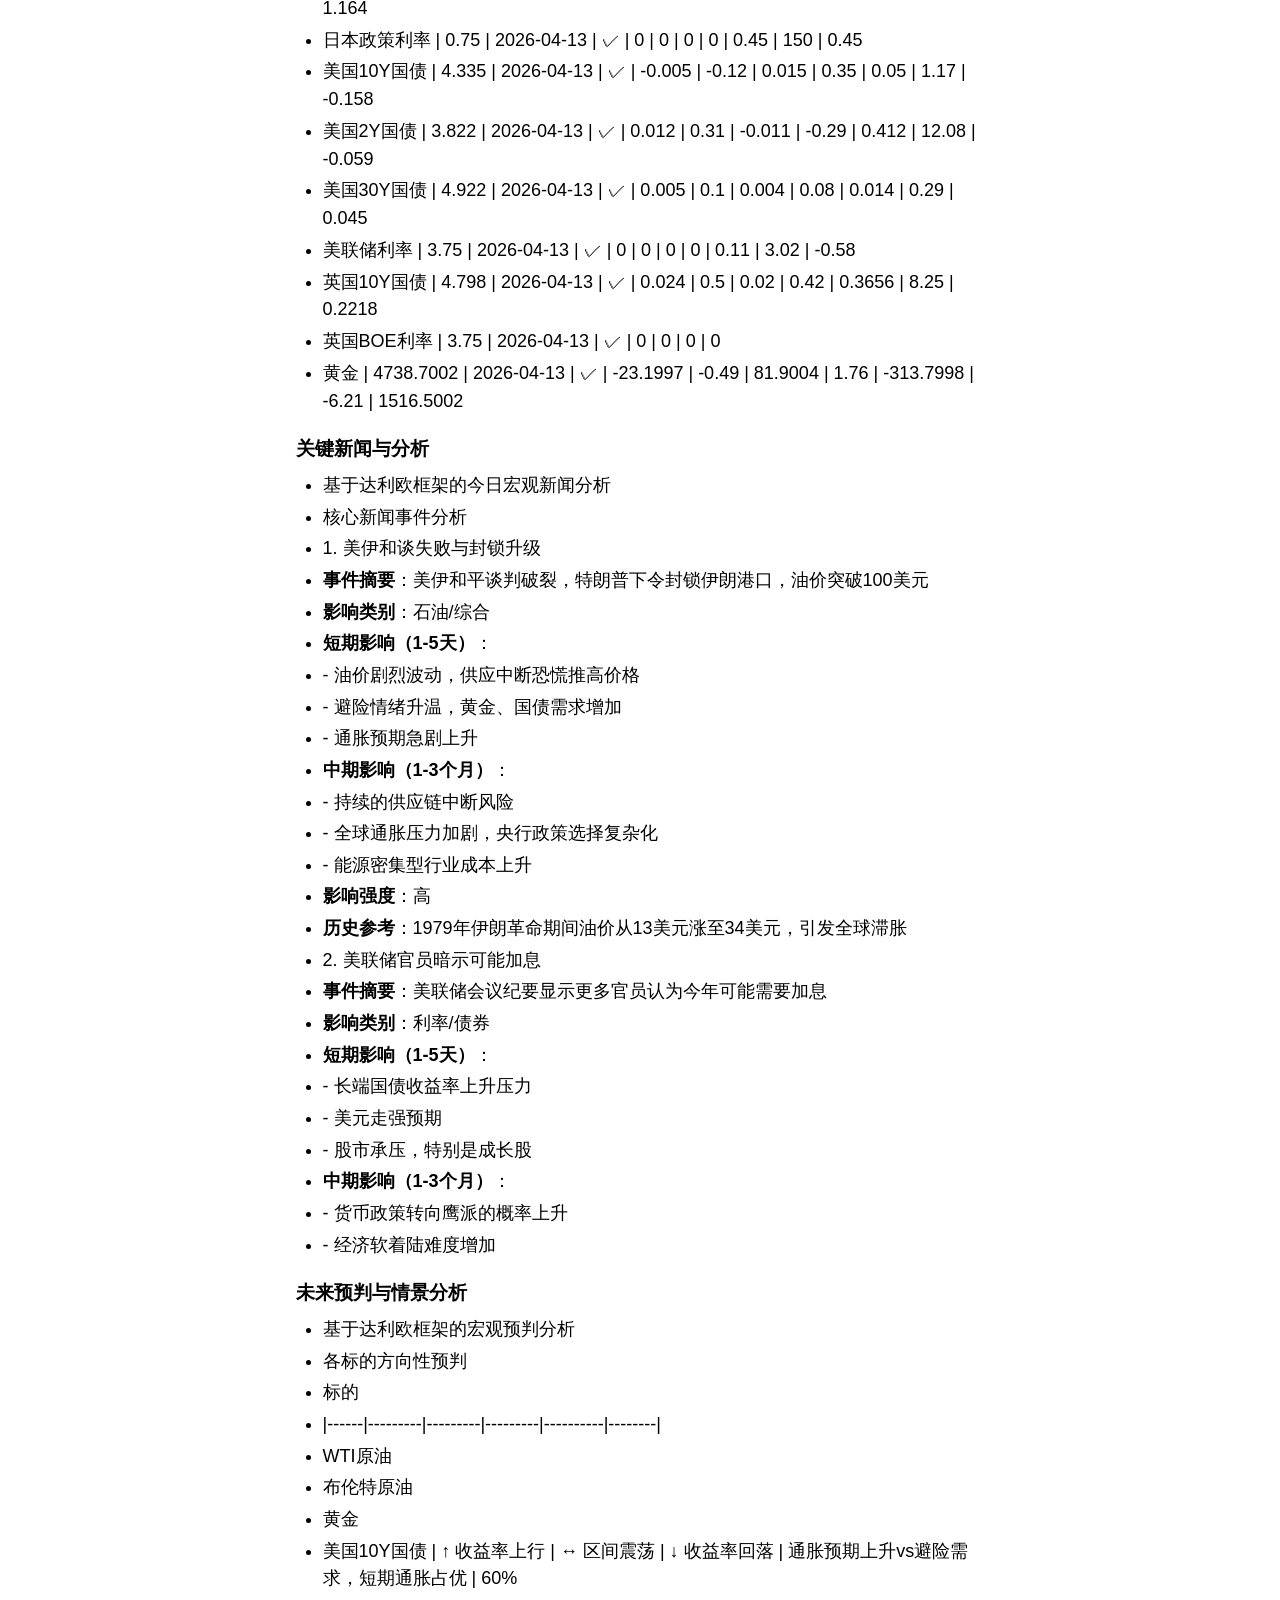
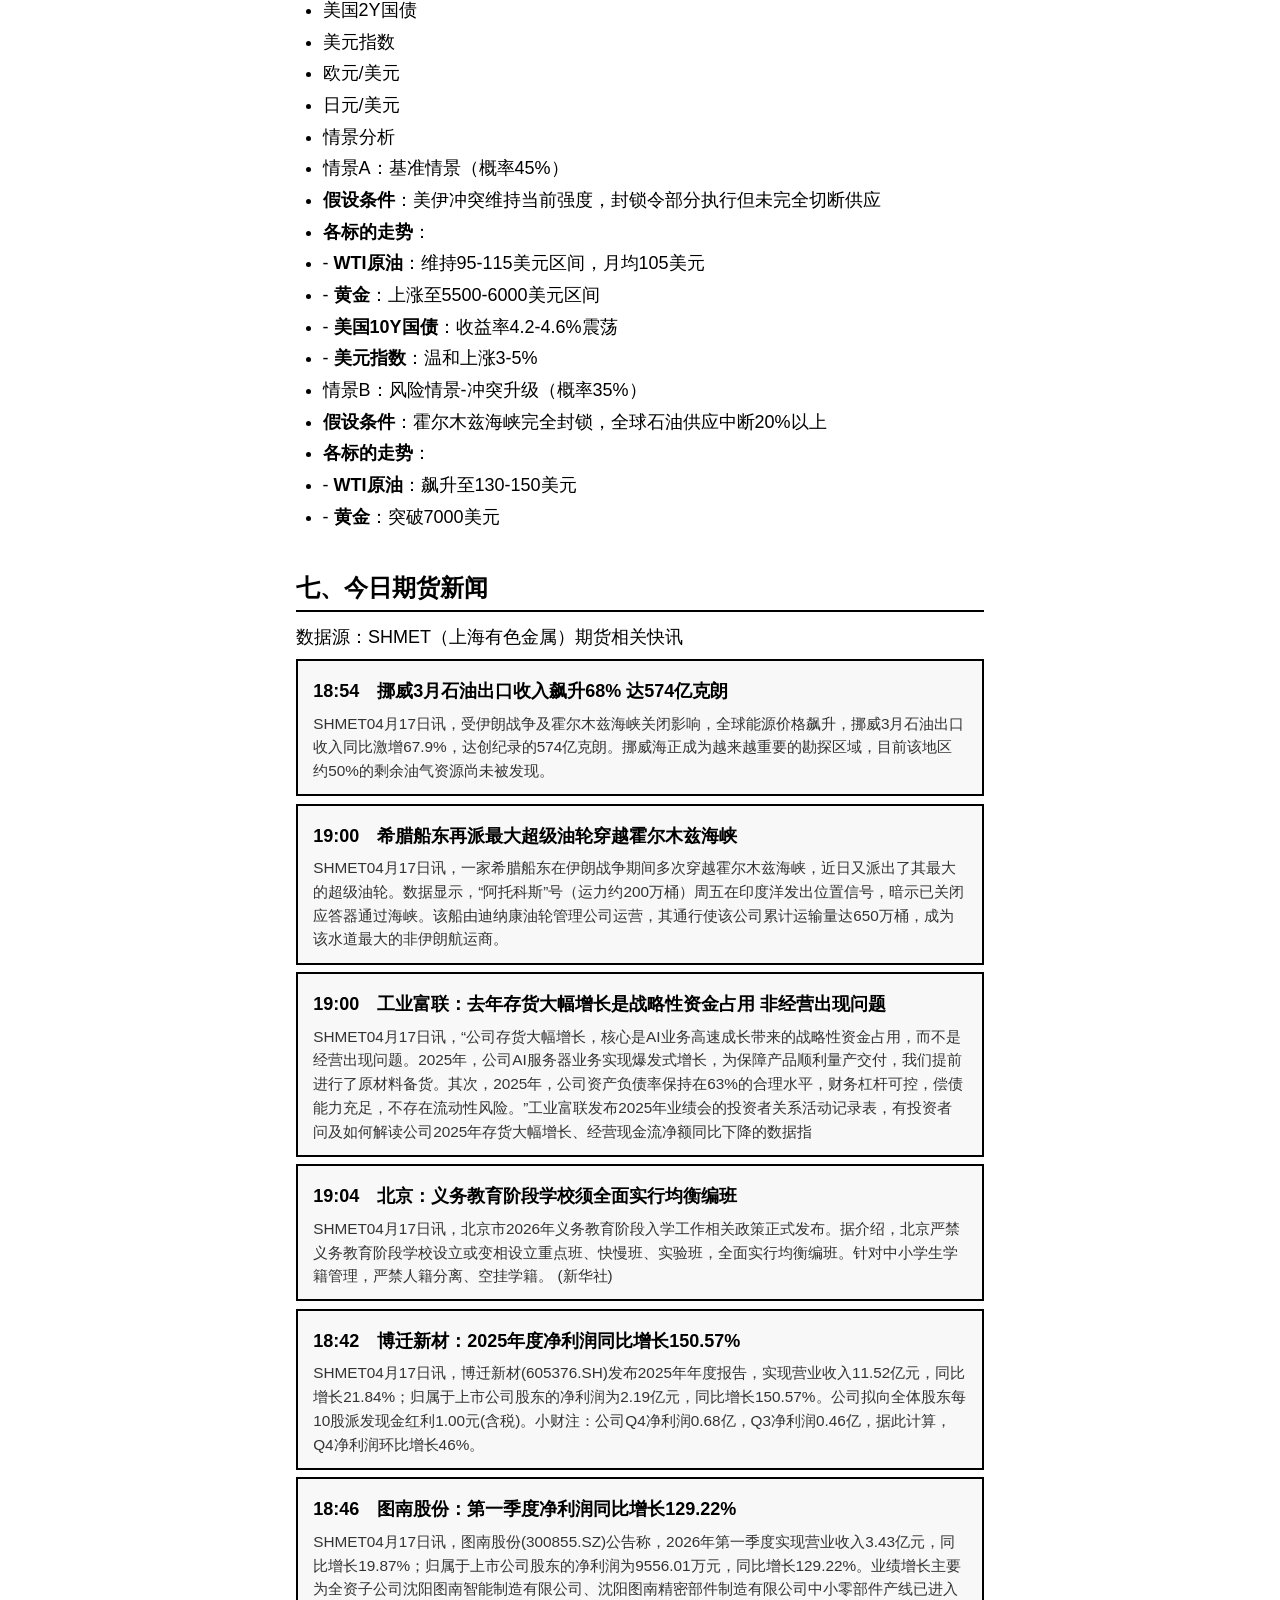
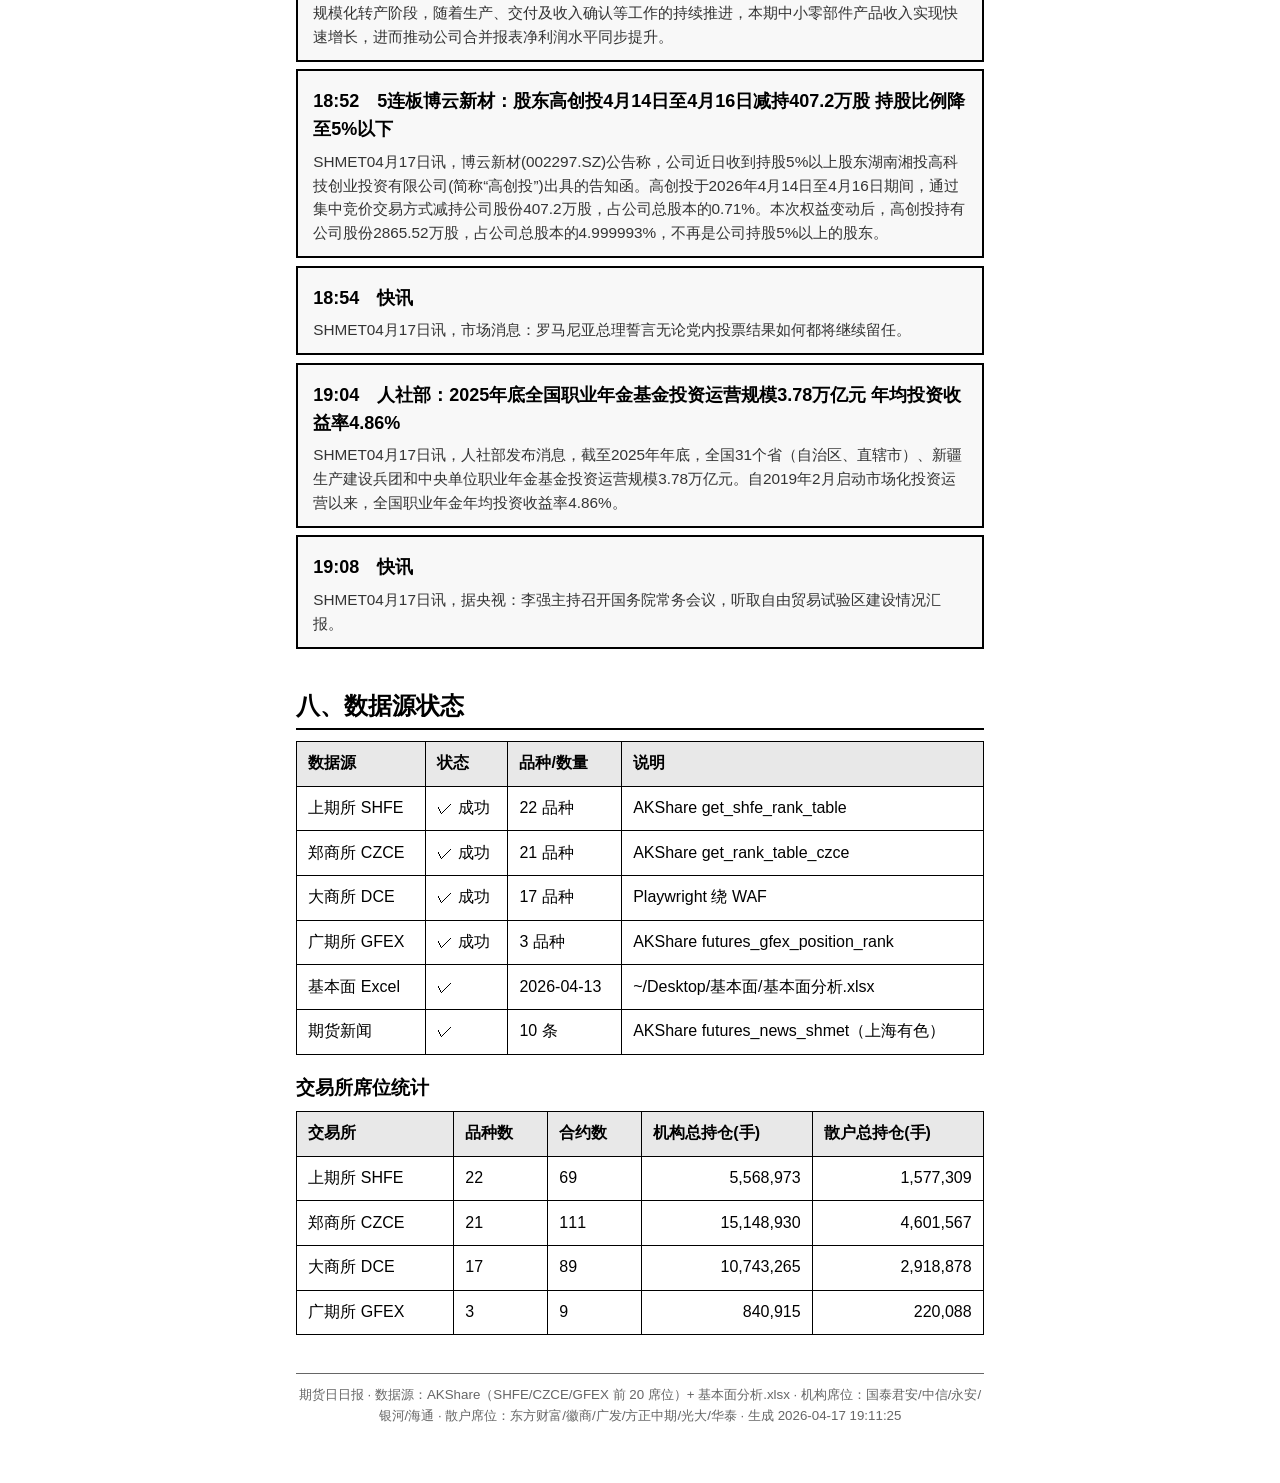
<file: data/futures/期货日日报_2026-04-17.html>
<!DOCTYPE html>
<html lang="zh-CN">
<head>
<meta charset="UTF-8">
<title>期货日日报 2026-04-17</title>
<style>
@page { size: A4 portrait; margin: 14mm 14mm; }
html, body {
  background: #ffffff;
  color: #000000;
  font-family: "PingFang SC", "Hiragino Sans GB", "Microsoft YaHei", sans-serif;
  font-size: 13.5pt;
  line-height: 1.55;
  margin: 0;
  padding: 0;
}
.page { max-width: 182mm; margin: 0 auto; padding: 0 0 15mm 0; }
h1 {
  font-size: 26pt;
  text-align: center;
  margin: 0 0 2mm 0;
  letter-spacing: 3px;
  border-bottom: 3px solid #000;
  padding-bottom: 3mm;
}
.subtitle {
  text-align: center;
  font-size: 12pt;
  margin-bottom: 8mm;
  color: #333;
}
h2 {
  font-size: 18pt;
  border-bottom: 2px solid #000;
  padding: 2mm 0 1mm 0;
  margin: 8mm 0 3mm 0;
  page-break-after: avoid;
}
h3 {
  font-size: 14.5pt;
  margin: 5mm 0 2mm 0;
  page-break-after: avoid;
}
h4 {
  font-size: 13pt;
  margin: 3mm 0 1mm 0;
  page-break-after: avoid;
}
table {
  width: 100%;
  border-collapse: collapse;
  margin: 2mm 0 4mm 0;
  font-size: 12pt;
  page-break-inside: auto;
}
tr {
  page-break-inside: avoid;
  page-break-after: auto;
}
thead {
  display: table-header-group;
}
tfoot {
  display: table-footer-group;
}
th, td {
  border: 1px solid #000;
  padding: 2.5mm 3mm;
  text-align: left;
  vertical-align: middle;
}
th {
  background: #e8e8e8;
  font-weight: bold;
  font-size: 12pt;
}
td.num { text-align: right; font-variant-numeric: tabular-nums; }
td.sym { font-weight: bold; font-size: 14pt; }
td.big { font-size: 14pt; font-weight: bold; text-align: center; }
td.delta-up { color: #c00000; font-weight: bold; text-align: right; font-variant-numeric: tabular-nums; }
td.delta-dn { color: #1f7a1f; font-weight: bold; text-align: right; font-variant-numeric: tabular-nums; }
td.delta-na { color: #888; text-align: right; }
p { margin: 1.5mm 0; }
ul { margin: 2mm 0 4mm 0; padding-left: 7mm; }
li { margin: 1mm 0; }
.section { margin-bottom: 6mm; }
.callout {
  border: 2px solid #000;
  padding: 3mm 4mm;
  margin: 3mm 0;
  background: #f8f8f8;
  page-break-inside: avoid;
}
.summary {
  border: 3px solid #000;
  padding: 4mm 5mm;
  margin: 4mm 0 6mm 0;
  page-break-inside: avoid;
}
.summary h2 { margin-top: 0; border: none; padding: 0; font-size: 16pt; }
.warn { background: #fff5f5; }
.footer {
  margin-top: 10mm;
  padding-top: 3mm;
  border-top: 1px solid #666;
  font-size: 10pt;
  color: #666;
  text-align: center;
}
.nowrap { white-space: nowrap; }
@media print {
  body { -webkit-print-color-adjust: exact; }
  .page { max-width: 100%; }
}
</style>
</head>
<body>
<div class="page">
<h1>期货日日报</h1>
<div class="subtitle">2026 年 04 月 17 日　生成于 19:11　交易日 2026-04-17</div>
<div class="summary"><h2>执行摘要</h2><p><b>✓ 席位数据已采集</b>：63 个品种，检出 <b>38</b> 个散户-机构分歧信号。</p><p><b>⬆ 做多最强信号</b>（机构多 + 散户空）：<b>甲醇(MA)</b>（机构 +183,520手 / +53.51亿）、<b>聚丙烯(PP)</b>（机构 +48,102手 / +20.27亿）、<b>苯乙烯(EB)</b>（机构 +11,915手 / +5.81亿）</p><p><b>⬇ 做空最强信号</b>（机构空 + 散户多）：<b>玻璃(FG)</b>（机构 -378,764手 / -81.66亿）、<b>棉花(CF)</b>（机构 -156,010手 / -124.30亿）、<b>白糖(SR)</b>（机构 -178,922手 / -95.76亿）</p><p><b>✓ 基本面已同步</b>：数据日期 2026-04-13</p></div><div class="section"><h2>一、操作建议（资金面 + 1h 技术面双重确认）</h2><p><b>筛选规则</b>：只推荐 1 小时趋势方向与机构一致的品种（资金面与技术面共振）。矛盾品种单独列出，建议观望。</p><h3>⬆ 做多推荐（机构多头 + 1h 趋势向上）</h3><p>暂无符合双重确认的做多品种。</p><h3>⬇ 做空推荐（机构空头 + 1h 趋势向下）</h3><p>暂无符合双重确认的做空品种。</p><h3>⚠ 资金面与技术面矛盾（观望）</h3><p>机构资金方向与 1 小时技术趋势不一致的品种。可能处于震荡或反转期，不建议入场。</p><table><tr><th>品种</th><th>资金方向</th><th>机构金额</th><th>1h 趋势</th><th>矛盾点</th></tr><tr><td class="sym">甲醇(MA)</td><td>机构做多</td><td class="num">+53.51亿</td><td>震荡｜RSI 68</td><td>方向冲突</td></tr><tr><td class="sym">聚丙烯(PP)</td><td>机构做多</td><td class="num">+20.27亿</td><td>空头排列｜RSI 52</td><td>方向冲突</td></tr><tr><td class="sym">玻璃(FG)</td><td>机构做空</td><td class="num">-81.66亿</td><td>偏多｜RSI 83</td><td>方向冲突</td></tr><tr><td class="sym">棉花(CF)</td><td>机构做空</td><td class="num">-124.30亿</td><td>多头排列｜RSI 80</td><td>方向冲突</td></tr><tr><td class="sym">白糖(SR)</td><td>机构做空</td><td class="num">-95.76亿</td><td>偏多｜RSI 61</td><td>方向冲突</td></tr><tr><td class="sym">纯碱(SA)</td><td>机构做空</td><td class="num">-60.84亿</td><td>多头排列｜RSI 59</td><td>方向冲突</td></tr><tr><td class="sym">菜粕(RM)</td><td>机构做空</td><td class="num">-60.08亿</td><td>震荡｜RSI 37</td><td>方向冲突</td></tr></table><p style="font-size:11pt;color:#666;">⏳ 3 个品种未能获取 1h 技术数据，未纳入推荐：苯乙烯(EB)、豆二(B)、鸡蛋(JD)</p><h3>风控提示</h3><ul><li>席位数据为 T-1 盘后数据，存在 1 日滞后</li><li>推荐品种需同时满足：机构资金分歧 + 1h 技术趋势一致</li><li>1h 趋势基于 EMA20/50/100 排列 + MACD 柱状图方向判断</li><li>分歧强度仅反映持仓手数差异，实际仓位成本和杠杆需结合行情判断</li><li>建议结合日线级别的支撑阻力位设定止损</li></ul></div><div class="section"><h2>二、国泰君安全品种持仓</h2><p>从席位数据中提取的"国泰君安"持仓（机构基准席位）。金额 = 净手数 × 合约乘数 × 主力合约最新价。变化 = 净金额绝对值之差（+加仓 / −减仓）　对比 2026-04-16。品种后为最近期权到期天数（橙色=≤3天，附次近期）。</p><table><tr><th>品种</th><th>多头(手)</th><th>空头(手)</th><th>净持仓</th><th>主力价</th><th>净金额</th><th>变化</th><th>方向</th></tr><tr><td class="sym">黄金(AU) <span style="color:#d97706" title="每手保证金 201,389 元">★</span> <span style="color:#888;font-size:90%">7d</span></td><td class="num">36,865</td><td class="num">8,804</td><td class="num">+28,061</td><td class="num">1,054</td><td class="num"><b>+295.77亿</b></td><td class="delta-up">+1.9亿</td><td class="big">做多</td></tr><tr><td class="sym">PTA(TA) <span style="color:#888;font-size:90%">26d</span></td><td class="num">430,462</td><td class="num">605,243</td><td class="num">-174,781</td><td class="num">6,386</td><td class="num"><b>-55.81亿</b></td><td class="delta-up">+8,314万</td><td class="big">做空</td></tr><tr><td class="sym">铜(CU) <span style="color:#d97706" title="每手保证金 61,428 元">★</span> <span style="color:#888;font-size:90%">7d</span></td><td class="num">55,728</td><td class="num">45,730</td><td class="num">+9,998</td><td class="num">102,330</td><td class="num"><b>+51.15亿</b></td><td class="delta-up">+1.2亿</td><td class="big">做多</td></tr><tr><td class="sym">豆粕(M) <span style="color:#d97706;font-weight:600">0d</span><span style="color:#888"> 次34d</span></td><td class="num">437,999</td><td class="num">288,791</td><td class="num">+149,208</td><td class="num">2,958</td><td class="num"><b>+44.14亿</b></td><td class="delta-dn">−3.8亿</td><td class="big">做多</td></tr><tr><td class="sym">碳酸锂(LC) <span style="color:#d97706" title="每手保证金 25,905 元">★</span> <span style="color:#888;font-size:90%">25d</span></td><td class="num">63,719</td><td class="num">88,176</td><td class="num">-24,457</td><td class="num">177,560</td><td class="num"><b>-43.43亿</b></td><td class="delta-dn">−1.3亿</td><td class="big">做空</td></tr><tr><td class="sym">镍(NI) <span style="color:#888;font-size:90%">7d</span></td><td class="num">30,130</td><td class="num">58,489</td><td class="num">-28,359</td><td class="num">144,240</td><td class="num"><b>-40.91亿</b></td><td class="delta-up">+3.2亿</td><td class="big">做空</td></tr><tr><td class="sym">甲醇(MA) <span style="color:#888;font-size:90%">26d</span></td><td class="num">293,599</td><td class="num">157,054</td><td class="num">+136,545</td><td class="num">2,916</td><td class="num"><b>+39.82亿</b></td><td class="delta-dn">−3.5亿</td><td class="big">做多</td></tr><tr><td class="sym">豆油(Y) <span style="color:#d97706;font-weight:600">0d</span><span style="color:#888"> 次60d</span></td><td class="num">112,248</td><td class="num">66,407</td><td class="num">+45,841</td><td class="num">8,466</td><td class="num"><b>+38.81亿</b></td><td class="delta-up">+9,552万</td><td class="big">做多</td></tr><tr><td class="sym">白银(AG) <span style="color:#d97706" title="每手保证金 65,350 元">★</span> <span style="color:#888;font-size:90%">7d</span></td><td class="num">30,428</td><td class="num">17,579</td><td class="num">+12,849</td><td class="num">19,570</td><td class="num"><b>+37.72亿</b></td><td class="delta-dn">−2.9亿</td><td class="big">做多</td></tr><tr><td class="sym">对二甲苯(PX) <span style="color:#888;font-size:90%">11d</span></td><td class="num">74,525</td><td class="num">157,293</td><td class="num">-82,768</td><td class="num">9,074</td><td class="num"><b>-37.55亿</b></td><td class="delta-dn">−3.2亿</td><td class="big">做空</td></tr><tr><td class="sym">热轧卷板(HC)</td><td class="num">223,912</td><td class="num">324,298</td><td class="num">-100,386</td><td class="num">3,324</td><td class="num"><b>-33.37亿</b></td><td class="delta-up">+9,667万</td><td class="big">做空</td></tr><tr><td class="sym">菜粕(RM) <span style="color:#888;font-size:90%">55d</span></td><td class="num">113,766</td><td class="num">244,400</td><td class="num">-130,634</td><td class="num">2,320</td><td class="num"><b>-30.31亿</b></td><td class="delta-up">+7,769万</td><td class="big">做空</td></tr><tr><td class="sym">天然橡胶(RU) <span style="color:#888;font-size:90%">7d</span></td><td class="num">19,103</td><td class="num">34,848</td><td class="num">-15,745</td><td class="num">16,630</td><td class="num"><b>-26.18亿</b></td><td class="delta-up">+2.9亿</td><td class="big">做空</td></tr><tr><td class="sym">生猪(LH) <span style="color:#d97706;font-weight:600">0d</span><span style="color:#888"> 次60d</span></td><td class="num">33,127</td><td class="num">46,406</td><td class="num">-13,279</td><td class="num">11,280</td><td class="num"><b>-23.97亿</b></td><td class="delta-dn">−10.2亿</td><td class="big">做空</td></tr><tr><td class="sym">焦煤(JM) <span style="color:#d97706;font-weight:600">0d</span><span style="color:#888"> 次34d</span></td><td class="num">37,897</td><td class="num">69,724</td><td class="num">-31,827</td><td class="num">1,226</td><td class="num"><b>-23.41亿</b></td><td class="delta-up">+1.1亿</td><td class="big">做空</td></tr><tr><td class="sym">螺纹钢(RB) <span style="color:#888;font-size:90%">7d</span></td><td class="num">147,746</td><td class="num">218,677</td><td class="num">-70,931</td><td class="num">3,133</td><td class="num"><b>-22.22亿</b></td><td class="delta-up">+3,948万</td><td class="big">做空</td></tr><tr><td class="sym">铝(AL) <span style="color:#888;font-size:90%">7d</span></td><td class="num">77,369</td><td class="num">60,208</td><td class="num">+17,161</td><td class="num">25,520</td><td class="num"><b>+21.90亿</b></td><td class="delta-dn">−2.8亿</td><td class="big">做多</td></tr><tr><td class="sym">棕榈油(P) <span style="color:#d97706;font-weight:600">0d</span><span style="color:#888"> 次34d</span></td><td class="num">56,978</td><td class="num">35,220</td><td class="num">+21,758</td><td class="num">9,492</td><td class="num"><b>+20.65亿</b></td><td class="delta-dn">−1.6亿</td><td class="big">做多</td></tr><tr><td class="sym">玻璃(FG) <span style="color:#888;font-size:90%">26d</span></td><td class="num">219,645</td><td class="num">313,810</td><td class="num">-94,165</td><td class="num">1,078</td><td class="num"><b>-20.30亿</b></td><td class="delta-dn">−2.3亿</td><td class="big">做空</td></tr><tr><td class="sym">PVC(V) <span style="color:#d97706;font-weight:600">0d</span><span style="color:#888"> 次34d</span></td><td class="num">96,967</td><td class="num">174,531</td><td class="num">-77,564</td><td class="num">5,093</td><td class="num"><b>-19.75亿</b></td><td class="delta-dn">−5,047万</td><td class="big">做空</td></tr><tr><td class="sym">聚乙烯(L) <span style="color:#d97706;font-weight:600">0d</span><span style="color:#888"> 次34d</span></td><td class="num">49,023</td><td class="num">97,601</td><td class="num">-48,578</td><td class="num">8,129</td><td class="num"><b>-19.74亿</b></td><td class="delta-dn">−2,500万</td><td class="big">做空</td></tr><tr><td class="sym">乙二醇(EG) <span style="color:#d97706;font-weight:600">0d</span><span style="color:#888"> 次34d</span></td><td class="num">48,264</td><td class="num">85,379</td><td class="num">-37,115</td><td class="num">4,858</td><td class="num"><b>-18.03亿</b></td><td class="delta-up">+1.4亿</td><td class="big">做空</td></tr><tr><td class="sym">氧化铝(AO) <span style="color:#888;font-size:90%">7d</span></td><td class="num">28,851</td><td class="num">56,745</td><td class="num">-27,894</td><td class="num">2,772</td><td class="num"><b>-15.46亿</b></td><td class="delta-up">+1.3亿</td><td class="big">做空</td></tr><tr><td class="sym">纯碱(SA) <span style="color:#888;font-size:90%">26d</span></td><td class="num">127,829</td><td class="num">189,939</td><td class="num">-62,110</td><td class="num">1,238</td><td class="num"><b>-15.38亿</b></td><td class="delta-dn">−1.1亿</td><td class="big">做空</td></tr><tr><td class="sym">20号胶(NR)</td><td class="num">8,719</td><td class="num">19,476</td><td class="num">-10,757</td><td class="num">13,680</td><td class="num"><b>-14.72亿</b></td><td class="delta-dn">−8,560万</td><td class="big">做空</td></tr></table></div><div class="section"><h2>三、散户 vs 机构分歧信号</h2><p><b>核心逻辑</b>：机构席位（国泰君安 / 中信 / 永安 / 银河 / 海通）与散户席位（东方财富 / 徽商 / 广发 / 方正中期 / 光大 / 华泰）持仓方向相反的品种。跟机构做。</p><table><tr><th>#</th><th>品种</th><th>机构净持仓</th><th>机构金额</th><th>散户净持仓</th><th>散户金额</th><th>GTJA 净</th><th>GTJA 金额</th><th>跟机构</th></tr><tr><td class="num">1</td><td class="sym">玻璃(FG)</td><td class="num">-378,764</td><td class="num"><b>-81.66亿</b></td><td class="num">+144,783</td><td class="num">+31.22亿</td><td class="num">-94,165</td><td class="num">-20.30亿</td><td class="big">做空</td></tr><tr><td class="num">2</td><td class="sym">棉花(CF)</td><td class="num">-156,010</td><td class="num"><b>-124.30亿</b></td><td class="num">+141,194</td><td class="num">+112.50亿</td><td class="num">+7,113</td><td class="num">+5.67亿</td><td class="big">做空</td></tr><tr><td class="num">3</td><td class="sym">甲醇(MA)</td><td class="num">+183,520</td><td class="num"><b>+53.51亿</b></td><td class="num">-96,649</td><td class="num">-28.18亿</td><td class="num">+136,545</td><td class="num">+39.82亿</td><td class="big">做多</td></tr><tr><td class="num">4</td><td class="sym">白糖(SR)</td><td class="num">-178,922</td><td class="num"><b>-95.76亿</b></td><td class="num">+82,432</td><td class="num">+44.12亿</td><td class="num">+10,119</td><td class="num">+5.42亿</td><td class="big">做空</td></tr><tr><td class="num">5</td><td class="sym">纯碱(SA)</td><td class="num">-245,707</td><td class="num"><b>-60.84亿</b></td><td class="num">+69,476</td><td class="num">+17.20亿</td><td class="num">-62,110</td><td class="num">-15.38亿</td><td class="big">做空</td></tr><tr><td class="num">6</td><td class="sym">菜粕(RM)</td><td class="num">-258,946</td><td class="num"><b>-60.08亿</b></td><td class="num">+45,994</td><td class="num">+10.67亿</td><td class="num">-130,634</td><td class="num">-30.31亿</td><td class="big">做空</td></tr><tr><td class="num">7</td><td class="sym">氧化铝(AO)</td><td class="num">-105,034</td><td class="num"><b>-58.23亿</b></td><td class="num">+34,551</td><td class="num">+19.16亿</td><td class="num">-27,894</td><td class="num">-15.46亿</td><td class="big">做空</td></tr><tr><td class="num">8</td><td class="sym">尿素(UR)</td><td class="num">-83,130</td><td class="num"><b>-32.17亿</b></td><td class="num">+34,443</td><td class="num">+13.33亿</td><td class="num">-27,496</td><td class="num">-10.64亿</td><td class="big">做空</td></tr><tr><td class="num">9</td><td class="sym">玉米淀粉(CS)</td><td class="num">-45,195</td><td class="num"><b>-12.53亿</b></td><td class="num">+28,109</td><td class="num">+7.79亿</td><td class="num">+27,654</td><td class="num">+7.67亿</td><td class="big">做空</td></tr><tr><td class="num">10</td><td class="sym">生猪(LH)</td><td class="num">-52,450</td><td class="num"><b>-94.66亿</b></td><td class="num">+26,133</td><td class="num">+47.16亿</td><td class="num">-13,279</td><td class="num">-23.97亿</td><td class="big">做空</td></tr><tr><td class="num">11</td><td class="sym">焦煤(JM)</td><td class="num">-66,278</td><td class="num"><b>-48.75亿</b></td><td class="num">+22,679</td><td class="num">+16.68亿</td><td class="num">-31,827</td><td class="num">-23.41亿</td><td class="big">做空</td></tr><tr><td class="num">12</td><td class="sym">红枣(CJ)</td><td class="num">-33,321</td><td class="num"><b>-14.84亿</b></td><td class="num">+17,340</td><td class="num">+7.72亿</td><td class="num">-18,552</td><td class="num">-8.26亿</td><td class="big">做空</td></tr><tr><td class="num">13</td><td class="sym">聚丙烯(PP)</td><td class="num">+48,102</td><td class="num"><b>+20.27亿</b></td><td class="num">-15,191</td><td class="num">-6.40亿</td><td class="num">-27,168</td><td class="num">-11.45亿</td><td class="big">做多</td></tr><tr><td class="num">14</td><td class="sym">乙二醇(EG)</td><td class="num">-46,501</td><td class="num"><b>-22.59亿</b></td><td class="num">+13,836</td><td class="num">+6.72亿</td><td class="num">-37,115</td><td class="num">-18.03亿</td><td class="big">做空</td></tr><tr><td class="num">15</td><td class="sym">烧碱(SH)</td><td class="num">-18,686</td><td class="num"><b>-11.63亿</b></td><td class="num">+11,857</td><td class="num">+7.38亿</td><td class="num">-16,430</td><td class="num">-10.23亿</td><td class="big">做空</td></tr><tr><td class="num">16</td><td class="sym">硅铁(SF)</td><td class="num">-52,327</td><td class="num"><b>-14.91亿</b></td><td class="num">+11,159</td><td class="num">+3.18亿</td><td class="num">-26,472</td><td class="num">-7.54亿</td><td class="big">做空</td></tr><tr><td class="num">17</td><td class="sym">纸浆(SP)</td><td class="num">-44,030</td><td class="num"><b>-22.42亿</b></td><td class="num">+10,651</td><td class="num">+5.42亿</td><td class="num">-6,428</td><td class="num">-3.27亿</td><td class="big">做空</td></tr><tr><td class="num">18</td><td class="sym">豆一(A)</td><td class="num">-15,485</td><td class="num"><b>-7.45亿</b></td><td class="num">+10,251</td><td class="num">+4.93亿</td><td class="num">+11,670</td><td class="num">+5.61亿</td><td class="big">做空</td></tr><tr><td class="num">19</td><td class="sym">菜油(OI)</td><td class="num">-22,690</td><td class="num"><b>-21.46亿</b></td><td class="num">+9,380</td><td class="num">+8.87亿</td><td class="num">+5,391</td><td class="num">+5.10亿</td><td class="big">做空</td></tr><tr><td class="num">20</td><td class="sym">天然橡胶(RU)</td><td class="num">-7,611</td><td class="num"><b>-12.66亿</b></td><td class="num">+9,372</td><td class="num">+15.59亿</td><td class="num">-15,745</td><td class="num">-26.18亿</td><td class="big">做空</td></tr><tr><td class="num">21</td><td class="sym">苯乙烯(EB)</td><td class="num">+11,915</td><td class="num"><b>+5.81亿</b></td><td class="num">-7,309</td><td class="num">-3.56亿</td><td class="num">+770</td><td class="num">+3753万</td><td class="big">做多</td></tr><tr><td class="num">22</td><td class="sym">聚乙烯(L)</td><td class="num">-13,322</td><td class="num"><b>-5.41亿</b></td><td class="num">+7,080</td><td class="num">+2.88亿</td><td class="num">-48,578</td><td class="num">-19.74亿</td><td class="big">做空</td></tr><tr><td class="num">23</td><td class="sym">燃料油(FU)</td><td class="num">-20,494</td><td class="num"><b>-8.15亿</b></td><td class="num">+6,619</td><td class="num">+2.63亿</td><td class="num">-8,904</td><td class="num">-3.54亿</td><td class="big">做空</td></tr><tr><td class="num">24</td><td class="sym">棕榈油(P)</td><td class="num">-36,929</td><td class="num"><b>-35.05亿</b></td><td class="num">+6,529</td><td class="num">+6.20亿</td><td class="num">+21,758</td><td class="num">+20.65亿</td><td class="big">做空</td></tr><tr><td class="num">25</td><td class="sym">豆二(B)</td><td class="num">+5,270</td><td class="num"><b>+1.90亿</b></td><td class="num">-7,251</td><td class="num">-2.61亿</td><td class="num">-11,150</td><td class="num">-4.02亿</td><td class="big">做多</td></tr></table></div><div class="section"><h2>四、散户机构同向品种（趋势共识）</h2><p>散户与机构方向一致——无反向信号，但显示该品种存在全市场共识。</p><table><tr><th>品种</th><th>方向</th><th>机构净持仓</th><th>机构金额</th><th>散户净持仓</th><th>散户金额</th></tr><tr><td class="sym">PVC(V)</td><td class="big">做空</td><td class="num">-282,537</td><td class="num"><b>-71.95亿</b></td><td class="num">-16,587</td><td class="num">-4.22亿</td></tr><tr><td class="sym">PTA(TA)</td><td class="big">做多</td><td class="num">+190,487</td><td class="num"><b>+60.82亿</b></td><td class="num">+32,455</td><td class="num">+10.36亿</td></tr><tr><td class="sym">豆油(Y)</td><td class="big">做空</td><td class="num">-146,465</td><td class="num"><b>-124.00亿</b></td><td class="num">-15,822</td><td class="num">-13.39亿</td></tr><tr><td class="sym">豆粕(M)</td><td class="big">做空</td><td class="num">-139,512</td><td class="num"><b>-41.27亿</b></td><td class="num">-99,274</td><td class="num">-29.37亿</td></tr><tr><td class="sym">黄金(AU)</td><td class="big">做多</td><td class="num">+67,183</td><td class="num"><b>+708.12亿</b></td><td class="num">+24,553</td><td class="num">+258.79亿</td></tr><tr><td class="sym">玉米(C)</td><td class="big">做多</td><td class="num">+63,801</td><td class="num"><b>+15.33亿</b></td><td class="num">+143,989</td><td class="num">+34.59亿</td></tr><tr><td class="sym">对二甲苯(PX)</td><td class="big">做空</td><td class="num">-54,912</td><td class="num"><b>-24.91亿</b></td><td class="num">-543</td><td class="num">-2464万</td></tr><tr><td class="sym">碳酸锂(LC)</td><td class="big">做空</td><td class="num">-48,473</td><td class="num"><b>-86.07亿</b></td><td class="num">-18,206</td><td class="num">-32.33亿</td></tr><tr><td class="sym">镍(NI)</td><td class="big">做空</td><td class="num">-43,667</td><td class="num"><b>-62.99亿</b></td><td class="num">-18,269</td><td class="num">-26.35亿</td></tr><tr><td class="sym">白银(AG)</td><td class="big">做多</td><td class="num">+32,101</td><td class="num"><b>+94.23亿</b></td><td class="num">+29,262</td><td class="num">+85.90亿</td></tr><tr><td class="sym">锰硅(SM)</td><td class="big">做空</td><td class="num">-31,661</td><td class="num"><b>-9.86亿</b></td><td class="num">-10,473</td><td class="num">-3.26亿</td></tr><tr><td class="sym">热轧卷板(HC)</td><td class="big">做多</td><td class="num">+18,990</td><td class="num"><b>+6.31亿</b></td><td class="num">+132,070</td><td class="num">+43.90亿</td></tr><tr><td class="sym">苹果(AP)</td><td class="big">做多</td><td class="num">+14,425</td><td class="num"><b>+11.69亿</b></td><td class="num">+4,380</td><td class="num">+3.55亿</td></tr><tr><td class="sym">锌(ZN)</td><td class="big">做多</td><td class="num">+10,927</td><td class="num"><b>+13.12亿</b></td><td class="num">+2,514</td><td class="num">+3.02亿</td></tr><tr><td class="sym">花生(PK)</td><td class="big">做多</td><td class="num">+9,873</td><td class="num"><b>+4.12亿</b></td><td class="num">+12,517</td><td class="num">+5.23亿</td></tr></table></div><div class="section"><h2>五、Top 3 分歧品种席位明细</h2><h3>1. 玻璃(FG) — 跟机构做空 （主力价 1,078）</h3><p>机构净 -378,764 手（-81.66亿），多 807,568 / 空 1,186,332 ｜ 散户净 +144,783 手（+31.22亿），多 554,128 / 空 409,345 ｜ 合约：FG / FG605 / FG606 / FG607 / FG608</p><table><tr><th>机构做多席位</th><th>手数</th><th>机构做空席位</th><th>手数</th></tr><tr><td>国泰君安</td><td class="num">219,645</td><td>中信期货</td><td class="num">335,528</td></tr><tr><td>中信期货</td><td class="num">209,191</td><td>国泰君安</td><td class="num">313,810</td></tr><tr><td>永安期货</td><td class="num">148,282</td><td>永安期货</td><td class="num">169,605</td></tr><tr><td>银河期货</td><td class="num">112,807</td><td>中金财富</td><td class="num">134,556</td></tr><tr><td>中信建投</td><td class="num">87,695</td><td>银河期货</td><td class="num">131,533</td></tr></table><table><tr><th>散户做多席位</th><th>手数</th><th>散户做空席位</th><th>手数</th></tr><tr><td>华泰期货</td><td class="num">118,783</td><td>华泰期货</td><td class="num">127,798</td></tr><tr><td>方正中期</td><td class="num">113,725</td><td>广发期货</td><td class="num">82,783</td></tr><tr><td>徽商期货</td><td class="num">92,743</td><td>方正中期</td><td class="num">68,097</td></tr><tr><td>广发期货</td><td class="num">91,415</td><td>平安期货</td><td class="num">65,230</td></tr><tr><td>光大期货</td><td class="num">74,871</td><td>光大期货</td><td class="num">56,899</td></tr></table><h3>2. 棉花(CF) — 跟机构做空 （主力价 15,935）</h3><p>机构净 -156,010 手（-124.30亿），多 844,378 / 空 1,000,388 ｜ 散户净 +141,194 手（+112.50亿），多 181,653 / 空 40,459 ｜ 合约：CF / CF605 / CF607 / CF609 / CF611</p><table><tr><th>机构做多席位</th><th>手数</th><th>机构做空席位</th><th>手数</th></tr><tr><td>中信期货</td><td class="num">209,118</td><td>中信期货</td><td class="num">268,918</td></tr><tr><td>国泰君安</td><td class="num">184,040</td><td>中粮期货</td><td class="num">187,534</td></tr><tr><td>银河期货</td><td class="num">111,630</td><td>国泰君安</td><td class="num">176,927</td></tr><tr><td>永安期货</td><td class="num">101,271</td><td>银河期货</td><td class="num">168,452</td></tr><tr><td>中粮期货</td><td class="num">82,421</td><td>永安期货</td><td class="num">137,423</td></tr></table><table><tr><th>散户做多席位</th><th>手数</th><th>散户做空席位</th><th>手数</th></tr><tr><td>华泰期货</td><td class="num">44,641</td><td>华泰期货</td><td class="num">31,300</td></tr><tr><td>广发期货</td><td class="num">39,697</td><td>方正中期</td><td class="num">3,725</td></tr><tr><td>光大期货</td><td class="num">38,076</td><td>平安期货</td><td class="num">3,108</td></tr><tr><td>方正中期</td><td class="num">31,335</td><td>广发期货</td><td class="num">2,326</td></tr><tr><td>平安期货</td><td class="num">15,385</td><td></td><td></td></tr></table><h3>3. 甲醇(MA) — 跟机构做多 （主力价 2,916）</h3><p>机构净 +183,520 手（+53.51亿），多 733,933 / 空 550,413 ｜ 散户净 -96,649 手（-28.18亿），多 196,878 / 空 293,527 ｜ 合约：MA / MA605 / MA606 / MA607 / MA608</p><table><tr><th>机构做多席位</th><th>手数</th><th>机构做空席位</th><th>手数</th></tr><tr><td>国泰君安</td><td class="num">293,599</td><td>中信期货</td><td class="num">210,619</td></tr><tr><td>中信期货</td><td class="num">189,918</td><td>国泰君安</td><td class="num">157,054</td></tr><tr><td>永安期货</td><td class="num">98,819</td><td>中信建投</td><td class="num">66,770</td></tr><tr><td>银河期货</td><td class="num">48,505</td><td>永安期货</td><td class="num">56,284</td></tr><tr><td>中信建投</td><td class="num">43,872</td><td>银河期货</td><td class="num">50,938</td></tr></table><table><tr><th>散户做多席位</th><th>手数</th><th>散户做空席位</th><th>手数</th></tr><tr><td>华泰期货</td><td class="num">98,307</td><td>华泰期货</td><td class="num">136,811</td></tr><tr><td>广发期货</td><td class="num">57,849</td><td>广发期货</td><td class="num">72,481</td></tr><tr><td>徽商期货</td><td class="num">30,103</td><td>方正中期</td><td class="num">47,670</td></tr><tr><td>方正中期</td><td class="num">3,107</td><td>徽商期货</td><td class="num">28,572</td></tr><tr><td>平安期货</td><td class="num">2,849</td><td>民生期货</td><td class="num">3,039</td></tr></table></div><div class="section"><h2>六、宏观基本面快照</h2><h3>国际市场（2026-04-13）</h3><ul><li>标的 | 最新值 | 数据日期 | 状态 | 日变化 | 日变化% | 周变化 | 周变化% | 月变化 | 月变化% | 年变化%</li><li>ECB利率 | 2.15 | 2026-04-10 | ✓ | 0 | 0 | 0 | 0 | 0 | 0 | -0.5</li><li>WTI原油 | 104.47 | 2026-04-13 | ✓ | 7.9 | 8.18 | -7.94 | -7.06 | 5.76 | 5.84 | 42.97</li><li>中国央行利率 | 3 | 2026-04-13 | ✓ | 0 | 0 | 0 | 0 | 0.1 | 3.45 | 0.1</li><li>布伦特原油 | 102.3 | 2026-04-13 | ✓ | 7.1 | 7.46 | -7.47 | -6.81 | -0.84 | -0.81 | 37.54</li><li>德国10Y国债 | 3.0711 | 2026-04-13 | ✓ | 0.0167 | 0.55 | 0.0679 | 2.26 | 0.2644 | 9.42 | 0.5606</li><li>日本10Y国债 | 2.474 | 2026-04-13 | ✓ | 0.032 | 1.31 | 0.0892 | 3.74 | 0.364 | 17.25 | 1.164</li><li>日本政策利率 | 0.75 | 2026-04-13 | ✓ | 0 | 0 | 0 | 0 | 0.45 | 150 | 0.45</li><li>美国10Y国债 | 4.335 | 2026-04-13 | ✓ | -0.005 | -0.12 | 0.015 | 0.35 | 0.05 | 1.17 | -0.158</li><li>美国2Y国债 | 3.822 | 2026-04-13 | ✓ | 0.012 | 0.31 | -0.011 | -0.29 | 0.412 | 12.08 | -0.059</li><li>美国30Y国债 | 4.922 | 2026-04-13 | ✓ | 0.005 | 0.1 | 0.004 | 0.08 | 0.014 | 0.29 | 0.045</li><li>美联储利率 | 3.75 | 2026-04-13 | ✓ | 0 | 0 | 0 | 0 | 0.11 | 3.02 | -0.58</li><li>英国10Y国债 | 4.798 | 2026-04-13 | ✓ | 0.024 | 0.5 | 0.02 | 0.42 | 0.3656 | 8.25 | 0.2218</li><li>英国BOE利率 | 3.75 | 2026-04-13 | ✓ | 0 | 0 | 0 | 0</li><li>黄金 | 4738.7002 | 2026-04-13 | ✓ | -23.1997 | -0.49 | 81.9004 | 1.76 | -313.7998 | -6.21 | 1516.5002</li></ul><h3>关键新闻与分析</h3><ul><li>基于达利欧框架的今日宏观新闻分析</li><li>核心新闻事件分析</li><li>1. 美伊和谈失败与封锁升级</li><li><b>事件摘要</b>：美伊和平谈判破裂，特朗普下令封锁伊朗港口，油价突破100美元</li><li><b>影响类别</b>：石油/综合</li><li><b>短期影响（1-5天）</b>：</li><li>  - 油价剧烈波动，供应中断恐慌推高价格</li><li>  - 避险情绪升温，黄金、国债需求增加</li><li>  - 通胀预期急剧上升</li><li><b>中期影响（1-3个月）</b>：</li><li>  - 持续的供应链中断风险</li><li>  - 全球通胀压力加剧，央行政策选择复杂化</li><li>  - 能源密集型行业成本上升</li><li><b>影响强度</b>：高</li><li><b>历史参考</b>：1979年伊朗革命期间油价从13美元涨至34美元，引发全球滞胀</li><li>2. 美联储官员暗示可能加息</li><li><b>事件摘要</b>：美联储会议纪要显示更多官员认为今年可能需要加息</li><li><b>影响类别</b>：利率/债券</li><li><b>短期影响（1-5天）</b>：</li><li>  - 长端国债收益率上升压力</li><li>  - 美元走强预期</li><li>  - 股市承压，特别是成长股</li><li><b>中期影响（1-3个月）</b>：</li><li>  - 货币政策转向鹰派的概率上升</li><li>  - 经济软着陆难度增加</li></ul><h3>未来预判与情景分析</h3><ul><li>基于达利欧框架的宏观预判分析</li><li>各标的方向性预判</li><li>标的</li><li>|------|---------|---------|---------|----------|--------|</li><li>WTI原油</li><li>布伦特原油</li><li>黄金</li><li>美国10Y国债 | ↑ 收益率上行 | ↔ 区间震荡 | ↓ 收益率回落 | 通胀预期上升vs避险需求，短期通胀占优 | 60%</li><li>美国2Y国债</li><li>美元指数</li><li>欧元/美元</li><li>日元/美元</li><li>情景分析</li><li>情景A：基准情景（概率45%）</li><li><b>假设条件</b>：美伊冲突维持当前强度，封锁令部分执行但未完全切断供应</li><li><b>各标的走势</b>：</li><li>  - <b>WTI原油</b>：维持95-115美元区间，月均105美元</li><li>  - <b>黄金</b>：上涨至5500-6000美元区间</li><li>  - <b>美国10Y国债</b>：收益率4.2-4.6%震荡</li><li>  - <b>美元指数</b>：温和上涨3-5%</li><li>情景B：风险情景-冲突升级（概率35%）</li><li><b>假设条件</b>：霍尔木兹海峡完全封锁，全球石油供应中断20%以上</li><li><b>各标的走势</b>：</li><li>  - <b>WTI原油</b>：飙升至130-150美元</li><li>  - <b>黄金</b>：突破7000美元</li></ul></div><div class="section"><h2>七、今日期货新闻</h2><p>数据源：SHMET（上海有色金属）期货相关快讯</p><div class="callout" style="margin:2mm 0;"><p><b class="nowrap">18:54</b>　<b>挪威3月石油出口收入飙升68% 达574亿克朗</b></p><p style="font-size:11.5pt;color:#333;margin:1mm 0 0 0;">SHMET04月17日讯，受伊朗战争及霍尔木兹海峡关闭影响，全球能源价格飙升，挪威3月石油出口收入同比激增67.9%，达创纪录的574亿克朗。挪威海正成为越来越重要的勘探区域，目前该地区约50%的剩余油气资源尚未被发现。</p></div><div class="callout" style="margin:2mm 0;"><p><b class="nowrap">19:00</b>　<b>希腊船东再派最大超级油轮穿越霍尔木兹海峡</b></p><p style="font-size:11.5pt;color:#333;margin:1mm 0 0 0;">SHMET04月17日讯，一家希腊船东在伊朗战争期间多次穿越霍尔木兹海峡，近日又派出了其最大的超级油轮。数据显示，“阿托科斯”号（运力约200万桶）周五在印度洋发出位置信号，暗示已关闭应答器通过海峡。该船由迪纳康油轮管理公司运营，其通行使该公司累计运输量达650万桶，成为该水道最大的非伊朗航运商。</p></div><div class="callout" style="margin:2mm 0;"><p><b class="nowrap">19:00</b>　<b>工业富联：去年存货大幅增长是战略性资金占用 非经营出现问题</b></p><p style="font-size:11.5pt;color:#333;margin:1mm 0 0 0;">SHMET04月17日讯，“公司存货大幅增长，核心是AI业务高速成长带来的战略性资金占用，而不是经营出现问题。2025年，公司AI服务器业务实现爆发式增长，为保障产品顺利量产交付，我们提前进行了原材料备货。其次，2025年，公司资产负债率保持在63%的合理水平，财务杠杆可控，偿债能力充足，不存在流动性风险。”工业富联发布2025年业绩会的投资者关系活动记录表，有投资者问及如何解读公司2025年存货大幅增长、经营现金流净额同比下降的数据指</p></div><div class="callout" style="margin:2mm 0;"><p><b class="nowrap">19:04</b>　<b>北京：义务教育阶段学校须全面实行均衡编班</b></p><p style="font-size:11.5pt;color:#333;margin:1mm 0 0 0;">SHMET04月17日讯，北京市2026年义务教育阶段入学工作相关政策正式发布。据介绍，北京严禁义务教育阶段学校设立或变相设立重点班、快慢班、实验班，全面实行均衡编班。针对中小学生学籍管理，严禁人籍分离、空挂学籍。 (新华社)</p></div><div class="callout" style="margin:2mm 0;"><p><b class="nowrap">18:42</b>　<b>博迁新材：2025年度净利润同比增长150.57%</b></p><p style="font-size:11.5pt;color:#333;margin:1mm 0 0 0;">SHMET04月17日讯，博迁新材(605376.SH)发布2025年年度报告，实现营业收入11.52亿元，同比增长21.84%；归属于上市公司股东的净利润为2.19亿元，同比增长150.57%。公司拟向全体股东每10股派发现金红利1.00元(含税)。小财注：公司Q4净利润0.68亿，Q3净利润0.46亿，据此计算，Q4净利润环比增长46%。</p></div><div class="callout" style="margin:2mm 0;"><p><b class="nowrap">18:46</b>　<b>图南股份：第一季度净利润同比增长129.22%</b></p><p style="font-size:11.5pt;color:#333;margin:1mm 0 0 0;">SHMET04月17日讯，图南股份(300855.SZ)公告称，2026年第一季度实现营业收入3.43亿元，同比增长19.87%；归属于上市公司股东的净利润为9556.01万元，同比增长129.22%。业绩增长主要为全资子公司沈阳图南智能制造有限公司、沈阳图南精密部件制造有限公司中小零部件产线已进入规模化转产阶段，随着生产、交付及收入确认等工作的持续推进，本期中小零部件产品收入实现快速增长，进而推动公司合并报表净利润水平同步提升。</p></div><div class="callout" style="margin:2mm 0;"><p><b class="nowrap">18:52</b>　<b>5连板博云新材：股东高创投4月14日至4月16日减持407.2万股 持股比例降至5%以下</b></p><p style="font-size:11.5pt;color:#333;margin:1mm 0 0 0;">SHMET04月17日讯，博云新材(002297.SZ)公告称，公司近日收到持股5%以上股东湖南湘投高科技创业投资有限公司(简称“高创投”)出具的告知函。高创投于2026年4月14日至4月16日期间，通过集中竞价交易方式减持公司股份407.2万股，占公司总股本的0.71%。本次权益变动后，高创投持有公司股份2865.52万股，占公司总股本的4.999993%，不再是公司持股5%以上的股东。</p></div><div class="callout" style="margin:2mm 0;"><p><b class="nowrap">18:54</b>　<b>快讯</b></p><p style="font-size:11.5pt;color:#333;margin:1mm 0 0 0;">SHMET04月17日讯，市场消息：罗马尼亚总理誓言无论党内投票结果如何都将继续留任。</p></div><div class="callout" style="margin:2mm 0;"><p><b class="nowrap">19:04</b>　<b>人社部：2025年底全国职业年金基金投资运营规模3.78万亿元 年均投资收益率4.86%</b></p><p style="font-size:11.5pt;color:#333;margin:1mm 0 0 0;">SHMET04月17日讯，人社部发布消息，截至2025年年底，全国31个省（自治区、直辖市）、新疆生产建设兵团和中央单位职业年金基金投资运营规模3.78万亿元。自2019年2月启动市场化投资运营以来，全国职业年金年均投资收益率4.86%。</p></div><div class="callout" style="margin:2mm 0;"><p><b class="nowrap">19:08</b>　<b>快讯</b></p><p style="font-size:11.5pt;color:#333;margin:1mm 0 0 0;">SHMET04月17日讯，据央视：李强主持召开国务院常务会议，听取自由贸易试验区建设情况汇报。</p></div></div><div class="section"><h2>八、数据源状态</h2><table><tr><th>数据源</th><th>状态</th><th>品种/数量</th><th>说明</th></tr><tr><td>上期所 SHFE</td><td>✓ 成功</td><td>22 品种</td><td>AKShare get_shfe_rank_table</td></tr><tr><td>郑商所 CZCE</td><td>✓ 成功</td><td>21 品种</td><td>AKShare get_rank_table_czce</td></tr><tr><td>大商所 DCE</td><td>✓ 成功</td><td>17 品种</td><td>Playwright 绕 WAF</td></tr><tr><td>广期所 GFEX</td><td>✓ 成功</td><td>3 品种</td><td>AKShare futures_gfex_position_rank</td></tr><tr><td>基本面 Excel</td><td>✓</td><td>2026-04-13</td><td>~/Desktop/基本面/基本面分析.xlsx</td></tr><tr><td>期货新闻</td><td>✓</td><td>10 条</td><td>AKShare futures_news_shmet（上海有色）</td></tr></table><h3>交易所席位统计</h3><table><tr><th>交易所</th><th>品种数</th><th>合约数</th><th>机构总持仓(手)</th><th>散户总持仓(手)</th></tr><tr><td>上期所 SHFE</td><td>22</td><td>69</td><td class="num">5,568,973</td><td class="num">1,577,309</td></tr><tr><td>郑商所 CZCE</td><td>21</td><td>111</td><td class="num">15,148,930</td><td class="num">4,601,567</td></tr><tr><td>大商所 DCE</td><td>17</td><td>89</td><td class="num">10,743,265</td><td class="num">2,918,878</td></tr><tr><td>广期所 GFEX</td><td>3</td><td>9</td><td class="num">840,915</td><td class="num">220,088</td></tr></table></div>
<div class="footer">期货日日报 · 数据源：AKShare（SHFE/CZCE/GFEX 前 20 席位）+ 基本面分析.xlsx · 机构席位：国泰君安/中信/永安/银河/海通 · 散户席位：东方财富/徽商/广发/方正中期/光大/华泰 · 生成 2026-04-17 19:11:25</div>
</div>
</body>
</html>
</file>
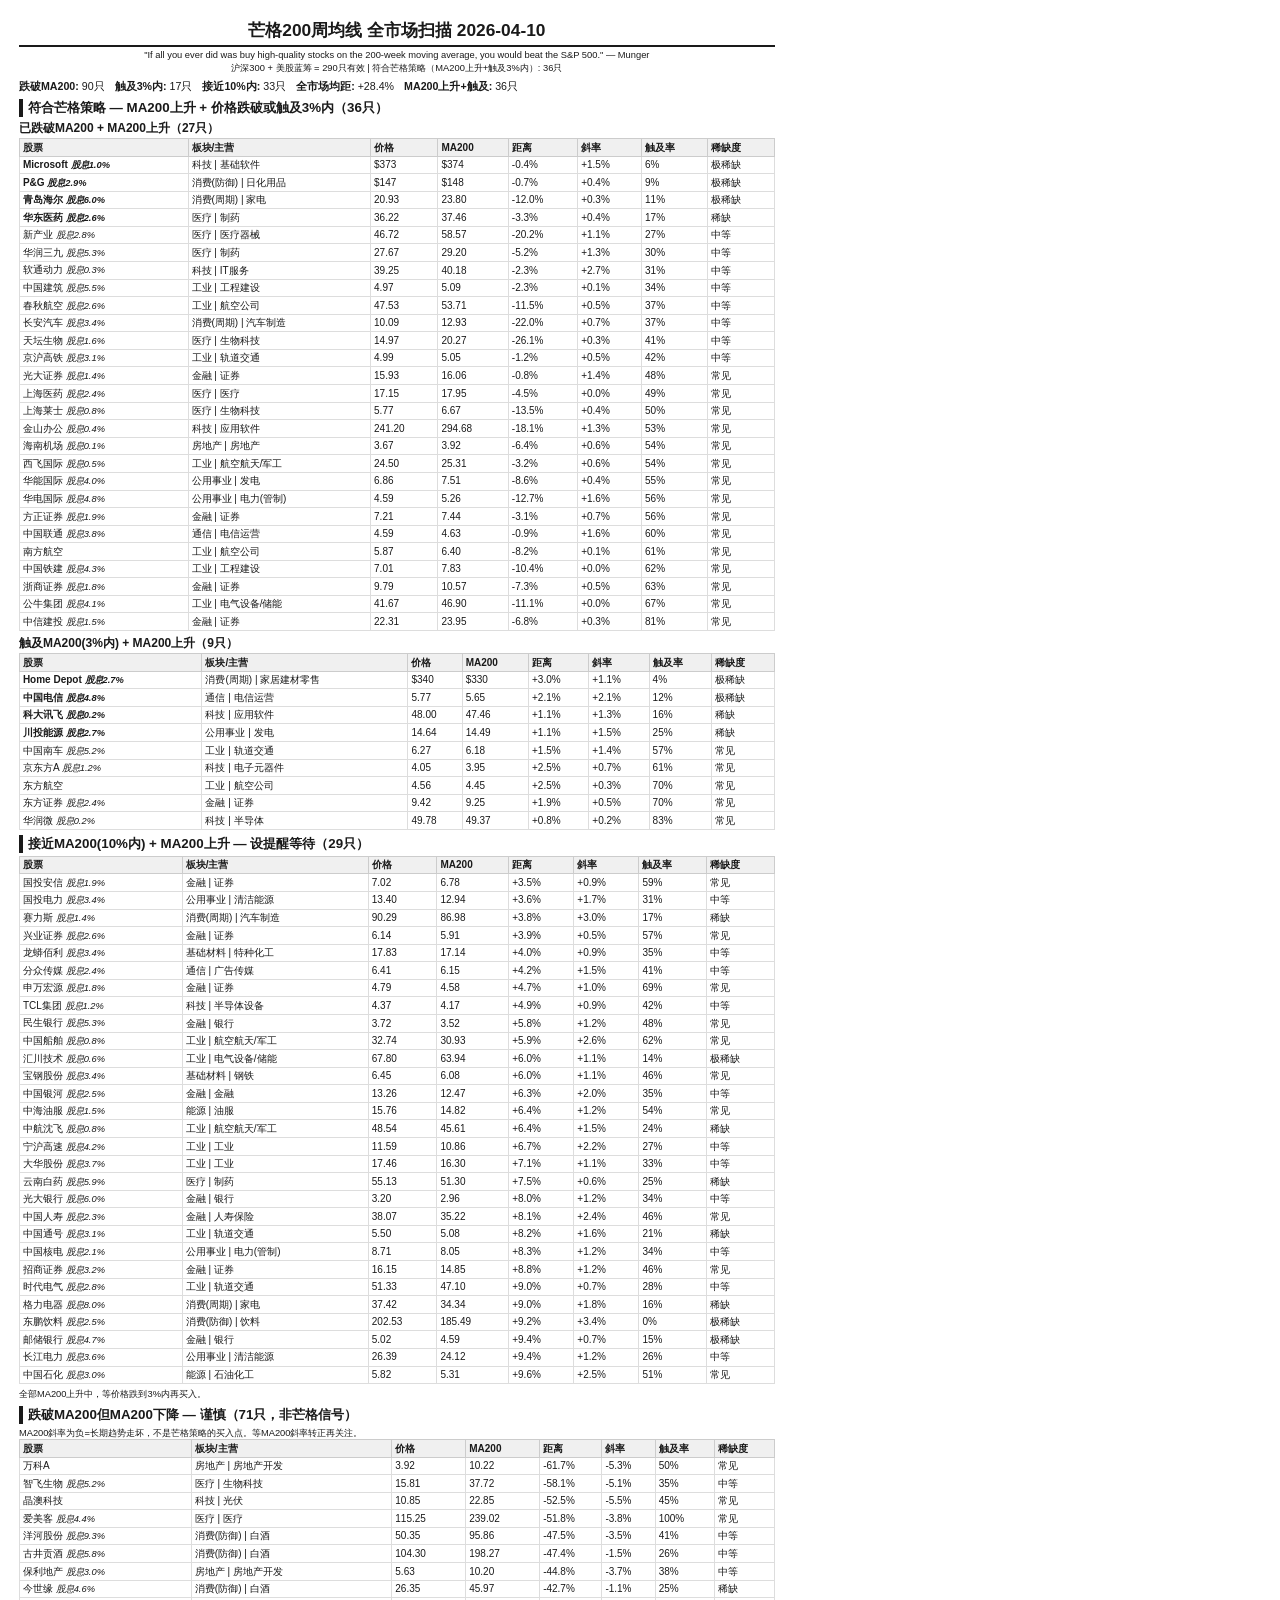
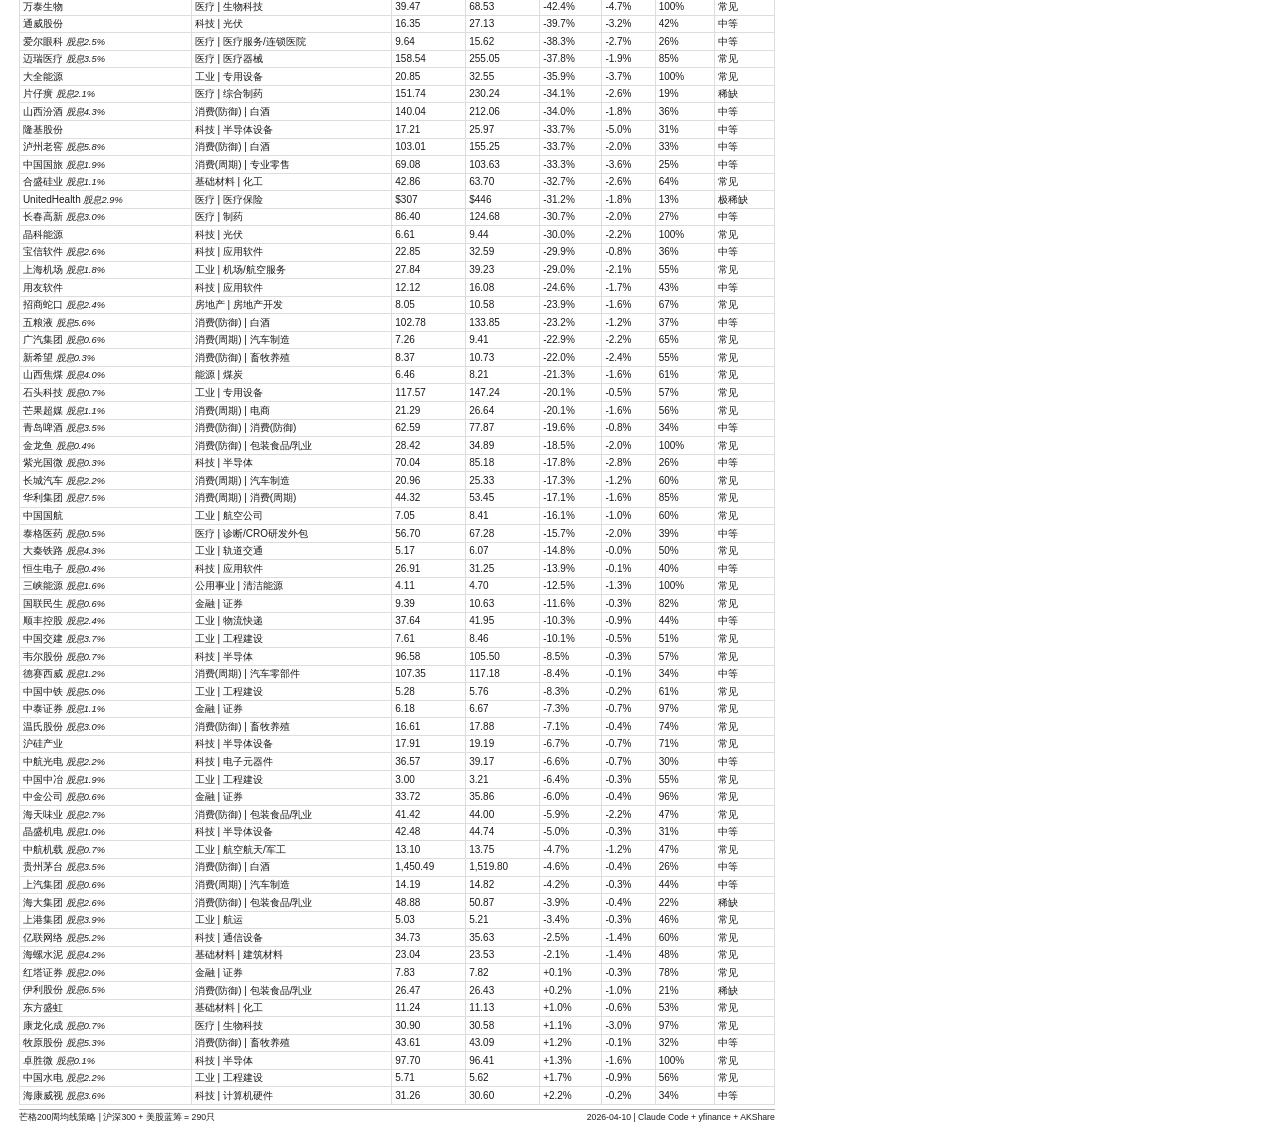
<file: data/munger/2026-04-10.html>
<!DOCTYPE html>
<html lang="zh">
<head>
<meta charset="UTF-8">
<title>芒格200周均线 2026-04-10</title>
<style>
  @page { size: A4; margin: 5mm; }
  * { margin: 0; padding: 0; box-sizing: border-box; }
  body { font-family: -apple-system, "PingFang SC", "Helvetica Neue", Arial, sans-serif; width: 210mm; padding: 5mm; color: #1a1a1a; background: #fff; font-size: 8pt; line-height: 1.35; }
  h2 { page-break-before: auto; }
  table { page-break-inside: auto; }
  tr { page-break-inside: avoid; }
  h1 { font-size: 13pt; text-align: center; border-bottom: 2px solid #1a1a1a; padding-bottom: 3px; margin-bottom: 2px; }
  .sub { text-align: center; font-size: 7pt; margin-bottom: 5px; }
  h2 { font-size: 10pt; border-left: 4px solid #1a1a1a; padding-left: 5px; margin: 5px 0 3px 0; }
  h3 { font-size: 9pt; margin: 3px 0 2px 0; }
  table { width: 100%; border-collapse: collapse; font-size: 7.5pt; margin-bottom: 4px; }
  th { background: #f0f0f0; text-align: left; padding: 1.5px 3px; border: 1px solid #ccc; font-weight: 700; }
  td { padding: 1.5px 3px; border: 1px solid #ddd; }
  .b { font-weight: bold; }
  i { font-style: italic; font-size: 7pt; }
  .stat { display: flex; gap: 10px; font-size: 8pt; margin: 3px 0; flex-wrap: wrap; }
  .footer { border-top: 1px solid #aaa; padding-top: 2px; font-size: 6.5pt; margin-top: 4px; display: flex; justify-content: space-between; }
</style>
</head>
<body>

<h1>芒格200周均线 全市场扫描 2026-04-10</h1>
<div class="sub">
  "If all you ever did was buy high-quality stocks on the 200-week moving average, you would beat the S&P 500." — Munger<br>
  沪深300 + 美股蓝筹 = 290只有效 | 符合芒格策略（MA200上升+触及3%内）: 36只
</div>

<div class="stat">
  <span><b>跌破MA200:</b> 90只</span>
  <span><b>触及3%内:</b> 17只</span>
  <span><b>接近10%内:</b> 33只</span>
  <span><b>全市场均距:</b> +28.4%</span>
  <span><b>MA200上升+触及:</b> 36只</span>
</div>

<h2>符合芒格策略 — MA200上升 + 价格跌破或触及3%内（36只）</h2>
<h3>已跌破MA200 + MA200上升（27只）</h3>
<table>
<tr><th>股票</th><th>板块/主营</th><th>价格</th><th>MA200</th><th>距离</th><th>斜率</th><th>触及率</th><th>稀缺度</th></tr>
<tr><td class="b">Microsoft <i>股息1.0%</i></td><td>科技 | 基础软件</td><td>$373</td><td>$374</td><td>-0.4%</td><td>+1.5%</td><td>6%</td><td>极稀缺</td></tr>
<tr><td class="b">P&G <i>股息2.9%</i></td><td>消费(防御) | 日化用品</td><td>$147</td><td>$148</td><td>-0.7%</td><td>+0.4%</td><td>9%</td><td>极稀缺</td></tr>
<tr><td class="b">青岛海尔 <i>股息6.0%</i></td><td>消费(周期) | 家电</td><td>20.93</td><td>23.80</td><td>-12.0%</td><td>+0.3%</td><td>11%</td><td>极稀缺</td></tr>
<tr><td class="b">华东医药 <i>股息2.6%</i></td><td>医疗 | 制药</td><td>36.22</td><td>37.46</td><td>-3.3%</td><td>+0.4%</td><td>17%</td><td>稀缺</td></tr>
<tr><td>新产业 <i>股息2.8%</i></td><td>医疗 | 医疗器械</td><td>46.72</td><td>58.57</td><td>-20.2%</td><td>+1.1%</td><td>27%</td><td>中等</td></tr>
<tr><td>华润三九 <i>股息5.3%</i></td><td>医疗 | 制药</td><td>27.67</td><td>29.20</td><td>-5.2%</td><td>+1.3%</td><td>30%</td><td>中等</td></tr>
<tr><td>软通动力 <i>股息0.3%</i></td><td>科技 | IT服务</td><td>39.25</td><td>40.18</td><td>-2.3%</td><td>+2.7%</td><td>31%</td><td>中等</td></tr>
<tr><td>中国建筑 <i>股息5.5%</i></td><td>工业 | 工程建设</td><td>4.97</td><td>5.09</td><td>-2.3%</td><td>+0.1%</td><td>34%</td><td>中等</td></tr>
<tr><td>春秋航空 <i>股息2.6%</i></td><td>工业 | 航空公司</td><td>47.53</td><td>53.71</td><td>-11.5%</td><td>+0.5%</td><td>37%</td><td>中等</td></tr>
<tr><td>长安汽车 <i>股息3.4%</i></td><td>消费(周期) | 汽车制造</td><td>10.09</td><td>12.93</td><td>-22.0%</td><td>+0.7%</td><td>37%</td><td>中等</td></tr>
<tr><td>天坛生物 <i>股息1.6%</i></td><td>医疗 | 生物科技</td><td>14.97</td><td>20.27</td><td>-26.1%</td><td>+0.3%</td><td>41%</td><td>中等</td></tr>
<tr><td>京沪高铁 <i>股息3.1%</i></td><td>工业 | 轨道交通</td><td>4.99</td><td>5.05</td><td>-1.2%</td><td>+0.5%</td><td>42%</td><td>中等</td></tr>
<tr><td>光大证券 <i>股息1.4%</i></td><td>金融 | 证券</td><td>15.93</td><td>16.06</td><td>-0.8%</td><td>+1.4%</td><td>48%</td><td>常见</td></tr>
<tr><td>上海医药 <i>股息2.4%</i></td><td>医疗 | 医疗</td><td>17.15</td><td>17.95</td><td>-4.5%</td><td>+0.0%</td><td>49%</td><td>常见</td></tr>
<tr><td>上海莱士 <i>股息0.8%</i></td><td>医疗 | 生物科技</td><td>5.77</td><td>6.67</td><td>-13.5%</td><td>+0.4%</td><td>50%</td><td>常见</td></tr>
<tr><td>金山办公 <i>股息0.4%</i></td><td>科技 | 应用软件</td><td>241.20</td><td>294.68</td><td>-18.1%</td><td>+1.3%</td><td>53%</td><td>常见</td></tr>
<tr><td>海南机场 <i>股息0.1%</i></td><td>房地产 | 房地产</td><td>3.67</td><td>3.92</td><td>-6.4%</td><td>+0.6%</td><td>54%</td><td>常见</td></tr>
<tr><td>西飞国际 <i>股息0.5%</i></td><td>工业 | 航空航天/军工</td><td>24.50</td><td>25.31</td><td>-3.2%</td><td>+0.6%</td><td>54%</td><td>常见</td></tr>
<tr><td>华能国际 <i>股息4.0%</i></td><td>公用事业 | 发电</td><td>6.86</td><td>7.51</td><td>-8.6%</td><td>+0.4%</td><td>55%</td><td>常见</td></tr>
<tr><td>华电国际 <i>股息4.8%</i></td><td>公用事业 | 电力(管制)</td><td>4.59</td><td>5.26</td><td>-12.7%</td><td>+1.6%</td><td>56%</td><td>常见</td></tr>
<tr><td>方正证券 <i>股息1.9%</i></td><td>金融 | 证券</td><td>7.21</td><td>7.44</td><td>-3.1%</td><td>+0.7%</td><td>56%</td><td>常见</td></tr>
<tr><td>中国联通 <i>股息3.8%</i></td><td>通信 | 电信运营</td><td>4.59</td><td>4.63</td><td>-0.9%</td><td>+1.6%</td><td>60%</td><td>常见</td></tr>
<tr><td>南方航空 </td><td>工业 | 航空公司</td><td>5.87</td><td>6.40</td><td>-8.2%</td><td>+0.1%</td><td>61%</td><td>常见</td></tr>
<tr><td>中国铁建 <i>股息4.3%</i></td><td>工业 | 工程建设</td><td>7.01</td><td>7.83</td><td>-10.4%</td><td>+0.0%</td><td>62%</td><td>常见</td></tr>
<tr><td>浙商证券 <i>股息1.8%</i></td><td>金融 | 证券</td><td>9.79</td><td>10.57</td><td>-7.3%</td><td>+0.5%</td><td>63%</td><td>常见</td></tr>
<tr><td>公牛集团 <i>股息4.1%</i></td><td>工业 | 电气设备/储能</td><td>41.67</td><td>46.90</td><td>-11.1%</td><td>+0.0%</td><td>67%</td><td>常见</td></tr>
<tr><td>中信建投 <i>股息1.5%</i></td><td>金融 | 证券</td><td>22.31</td><td>23.95</td><td>-6.8%</td><td>+0.3%</td><td>81%</td><td>常见</td></tr>
</table>
<h3>触及MA200(3%内) + MA200上升（9只）</h3>
<table>
<tr><th>股票</th><th>板块/主营</th><th>价格</th><th>MA200</th><th>距离</th><th>斜率</th><th>触及率</th><th>稀缺度</th></tr>
<tr><td class="b">Home Depot <i>股息2.7%</i></td><td>消费(周期) | 家居建材零售</td><td>$340</td><td>$330</td><td>+3.0%</td><td>+1.1%</td><td>4%</td><td>极稀缺</td></tr>
<tr><td class="b">中国电信 <i>股息4.8%</i></td><td>通信 | 电信运营</td><td>5.77</td><td>5.65</td><td>+2.1%</td><td>+2.1%</td><td>12%</td><td>极稀缺</td></tr>
<tr><td class="b">科大讯飞 <i>股息0.2%</i></td><td>科技 | 应用软件</td><td>48.00</td><td>47.46</td><td>+1.1%</td><td>+1.3%</td><td>16%</td><td>稀缺</td></tr>
<tr><td class="b">川投能源 <i>股息2.7%</i></td><td>公用事业 | 发电</td><td>14.64</td><td>14.49</td><td>+1.1%</td><td>+1.5%</td><td>25%</td><td>稀缺</td></tr>
<tr><td>中国南车 <i>股息5.2%</i></td><td>工业 | 轨道交通</td><td>6.27</td><td>6.18</td><td>+1.5%</td><td>+1.4%</td><td>57%</td><td>常见</td></tr>
<tr><td>京东方A <i>股息1.2%</i></td><td>科技 | 电子元器件</td><td>4.05</td><td>3.95</td><td>+2.5%</td><td>+0.7%</td><td>61%</td><td>常见</td></tr>
<tr><td>东方航空 </td><td>工业 | 航空公司</td><td>4.56</td><td>4.45</td><td>+2.5%</td><td>+0.3%</td><td>70%</td><td>常见</td></tr>
<tr><td>东方证券 <i>股息2.4%</i></td><td>金融 | 证券</td><td>9.42</td><td>9.25</td><td>+1.9%</td><td>+0.5%</td><td>70%</td><td>常见</td></tr>
<tr><td>华润微 <i>股息0.2%</i></td><td>科技 | 半导体</td><td>49.78</td><td>49.37</td><td>+0.8%</td><td>+0.2%</td><td>83%</td><td>常见</td></tr>
</table>
<h2>接近MA200(10%内) + MA200上升 — 设提醒等待（29只）</h2>
<table>
<tr><th>股票</th><th>板块/主营</th><th>价格</th><th>MA200</th><th>距离</th><th>斜率</th><th>触及率</th><th>稀缺度</th></tr>
<tr><td>国投安信 <i>股息1.9%</i></td><td>金融 | 证券</td><td>7.02</td><td>6.78</td><td>+3.5%</td><td>+0.9%</td><td>59%</td><td>常见</td></tr>
<tr><td>国投电力 <i>股息3.4%</i></td><td>公用事业 | 清洁能源</td><td>13.40</td><td>12.94</td><td>+3.6%</td><td>+1.7%</td><td>31%</td><td>中等</td></tr>
<tr><td>赛力斯 <i>股息1.4%</i></td><td>消费(周期) | 汽车制造</td><td>90.29</td><td>86.98</td><td>+3.8%</td><td>+3.0%</td><td>17%</td><td>稀缺</td></tr>
<tr><td>兴业证券 <i>股息2.6%</i></td><td>金融 | 证券</td><td>6.14</td><td>5.91</td><td>+3.9%</td><td>+0.5%</td><td>57%</td><td>常见</td></tr>
<tr><td>龙蟒佰利 <i>股息3.4%</i></td><td>基础材料 | 特种化工</td><td>17.83</td><td>17.14</td><td>+4.0%</td><td>+0.9%</td><td>35%</td><td>中等</td></tr>
<tr><td>分众传媒 <i>股息2.4%</i></td><td>通信 | 广告传媒</td><td>6.41</td><td>6.15</td><td>+4.2%</td><td>+1.5%</td><td>41%</td><td>中等</td></tr>
<tr><td>申万宏源 <i>股息1.8%</i></td><td>金融 | 证券</td><td>4.79</td><td>4.58</td><td>+4.7%</td><td>+1.0%</td><td>69%</td><td>常见</td></tr>
<tr><td>TCL集团 <i>股息1.2%</i></td><td>科技 | 半导体设备</td><td>4.37</td><td>4.17</td><td>+4.9%</td><td>+0.9%</td><td>42%</td><td>中等</td></tr>
<tr><td>民生银行 <i>股息5.3%</i></td><td>金融 | 银行</td><td>3.72</td><td>3.52</td><td>+5.8%</td><td>+1.2%</td><td>48%</td><td>常见</td></tr>
<tr><td>中国船舶 <i>股息0.8%</i></td><td>工业 | 航空航天/军工</td><td>32.74</td><td>30.93</td><td>+5.9%</td><td>+2.6%</td><td>62%</td><td>常见</td></tr>
<tr><td>汇川技术 <i>股息0.6%</i></td><td>工业 | 电气设备/储能</td><td>67.80</td><td>63.94</td><td>+6.0%</td><td>+1.1%</td><td>14%</td><td>极稀缺</td></tr>
<tr><td>宝钢股份 <i>股息3.4%</i></td><td>基础材料 | 钢铁</td><td>6.45</td><td>6.08</td><td>+6.0%</td><td>+1.1%</td><td>46%</td><td>常见</td></tr>
<tr><td>中国银河 <i>股息2.5%</i></td><td>金融 | 金融</td><td>13.26</td><td>12.47</td><td>+6.3%</td><td>+2.0%</td><td>35%</td><td>中等</td></tr>
<tr><td>中海油服 <i>股息1.5%</i></td><td>能源 | 油服</td><td>15.76</td><td>14.82</td><td>+6.4%</td><td>+1.2%</td><td>54%</td><td>常见</td></tr>
<tr><td>中航沈飞 <i>股息0.8%</i></td><td>工业 | 航空航天/军工</td><td>48.54</td><td>45.61</td><td>+6.4%</td><td>+1.5%</td><td>24%</td><td>稀缺</td></tr>
<tr><td>宁沪高速 <i>股息4.2%</i></td><td>工业 | 工业</td><td>11.59</td><td>10.86</td><td>+6.7%</td><td>+2.2%</td><td>27%</td><td>中等</td></tr>
<tr><td>大华股份 <i>股息3.7%</i></td><td>工业 | 工业</td><td>17.46</td><td>16.30</td><td>+7.1%</td><td>+1.1%</td><td>33%</td><td>中等</td></tr>
<tr><td>云南白药 <i>股息5.9%</i></td><td>医疗 | 制药</td><td>55.13</td><td>51.30</td><td>+7.5%</td><td>+0.6%</td><td>25%</td><td>稀缺</td></tr>
<tr><td>光大银行 <i>股息6.0%</i></td><td>金融 | 银行</td><td>3.20</td><td>2.96</td><td>+8.0%</td><td>+1.2%</td><td>34%</td><td>中等</td></tr>
<tr><td>中国人寿 <i>股息2.3%</i></td><td>金融 | 人寿保险</td><td>38.07</td><td>35.22</td><td>+8.1%</td><td>+2.4%</td><td>46%</td><td>常见</td></tr>
<tr><td>中国通号 <i>股息3.1%</i></td><td>工业 | 轨道交通</td><td>5.50</td><td>5.08</td><td>+8.2%</td><td>+1.6%</td><td>21%</td><td>稀缺</td></tr>
<tr><td>中国核电 <i>股息2.1%</i></td><td>公用事业 | 电力(管制)</td><td>8.71</td><td>8.05</td><td>+8.3%</td><td>+1.2%</td><td>34%</td><td>中等</td></tr>
<tr><td>招商证券 <i>股息3.2%</i></td><td>金融 | 证券</td><td>16.15</td><td>14.85</td><td>+8.8%</td><td>+1.2%</td><td>46%</td><td>常见</td></tr>
<tr><td>时代电气 <i>股息2.8%</i></td><td>工业 | 轨道交通</td><td>51.33</td><td>47.10</td><td>+9.0%</td><td>+0.7%</td><td>28%</td><td>中等</td></tr>
<tr><td>格力电器 <i>股息8.0%</i></td><td>消费(周期) | 家电</td><td>37.42</td><td>34.34</td><td>+9.0%</td><td>+1.8%</td><td>16%</td><td>稀缺</td></tr>
<tr><td>东鹏饮料 <i>股息2.5%</i></td><td>消费(防御) | 饮料</td><td>202.53</td><td>185.49</td><td>+9.2%</td><td>+3.4%</td><td>0%</td><td>极稀缺</td></tr>
<tr><td>邮储银行 <i>股息4.7%</i></td><td>金融 | 银行</td><td>5.02</td><td>4.59</td><td>+9.4%</td><td>+0.7%</td><td>15%</td><td>极稀缺</td></tr>
<tr><td>长江电力 <i>股息3.6%</i></td><td>公用事业 | 清洁能源</td><td>26.39</td><td>24.12</td><td>+9.4%</td><td>+1.2%</td><td>26%</td><td>中等</td></tr>
<tr><td>中国石化 <i>股息3.0%</i></td><td>能源 | 石油化工</td><td>5.82</td><td>5.31</td><td>+9.6%</td><td>+2.5%</td><td>51%</td><td>常见</td></tr>
</table>
<div style="font-size:7pt;">全部MA200上升中，等价格跌到3%内再买入。</div>
<h2>跌破MA200但MA200下降 — 谨慎（71只，非芒格信号）</h2>
<div style="font-size:7pt;">MA200斜率为负=长期趋势走坏，不是芒格策略的买入点。等MA200斜率转正再关注。</div>
<table>
<tr><th>股票</th><th>板块/主营</th><th>价格</th><th>MA200</th><th>距离</th><th>斜率</th><th>触及率</th><th>稀缺度</th></tr>
<tr><td>万科A </td><td>房地产 | 房地产开发</td><td>3.92</td><td>10.22</td><td>-61.7%</td><td>-5.3%</td><td>50%</td><td>常见</td></tr>
<tr><td>智飞生物 <i>股息5.2%</i></td><td>医疗 | 生物科技</td><td>15.81</td><td>37.72</td><td>-58.1%</td><td>-5.1%</td><td>35%</td><td>中等</td></tr>
<tr><td>晶澳科技 </td><td>科技 | 光伏</td><td>10.85</td><td>22.85</td><td>-52.5%</td><td>-5.5%</td><td>45%</td><td>常见</td></tr>
<tr><td>爱美客 <i>股息4.4%</i></td><td>医疗 | 医疗</td><td>115.25</td><td>239.02</td><td>-51.8%</td><td>-3.8%</td><td>100%</td><td>常见</td></tr>
<tr><td>洋河股份 <i>股息9.3%</i></td><td>消费(防御) | 白酒</td><td>50.35</td><td>95.86</td><td>-47.5%</td><td>-3.5%</td><td>41%</td><td>中等</td></tr>
<tr><td>古井贡酒 <i>股息5.8%</i></td><td>消费(防御) | 白酒</td><td>104.30</td><td>198.27</td><td>-47.4%</td><td>-1.5%</td><td>26%</td><td>中等</td></tr>
<tr><td>保利地产 <i>股息3.0%</i></td><td>房地产 | 房地产开发</td><td>5.63</td><td>10.20</td><td>-44.8%</td><td>-3.7%</td><td>38%</td><td>中等</td></tr>
<tr><td>今世缘 <i>股息4.6%</i></td><td>消费(防御) | 白酒</td><td>26.35</td><td>45.97</td><td>-42.7%</td><td>-1.1%</td><td>25%</td><td>稀缺</td></tr>
<tr><td>万泰生物 </td><td>医疗 | 生物科技</td><td>39.47</td><td>68.53</td><td>-42.4%</td><td>-4.7%</td><td>100%</td><td>常见</td></tr>
<tr><td>通威股份 </td><td>科技 | 光伏</td><td>16.35</td><td>27.13</td><td>-39.7%</td><td>-3.2%</td><td>42%</td><td>中等</td></tr>
<tr><td>爱尔眼科 <i>股息2.5%</i></td><td>医疗 | 医疗服务/连锁医院</td><td>9.64</td><td>15.62</td><td>-38.3%</td><td>-2.7%</td><td>26%</td><td>中等</td></tr>
<tr><td>迈瑞医疗 <i>股息3.5%</i></td><td>医疗 | 医疗器械</td><td>158.54</td><td>255.05</td><td>-37.8%</td><td>-1.9%</td><td>85%</td><td>常见</td></tr>
<tr><td>大全能源 </td><td>工业 | 专用设备</td><td>20.85</td><td>32.55</td><td>-35.9%</td><td>-3.7%</td><td>100%</td><td>常见</td></tr>
<tr><td>片仔癀 <i>股息2.1%</i></td><td>医疗 | 综合制药</td><td>151.74</td><td>230.24</td><td>-34.1%</td><td>-2.6%</td><td>19%</td><td>稀缺</td></tr>
<tr><td>山西汾酒 <i>股息4.3%</i></td><td>消费(防御) | 白酒</td><td>140.04</td><td>212.06</td><td>-34.0%</td><td>-1.8%</td><td>36%</td><td>中等</td></tr>
<tr><td>隆基股份 </td><td>科技 | 半导体设备</td><td>17.21</td><td>25.97</td><td>-33.7%</td><td>-5.0%</td><td>31%</td><td>中等</td></tr>
<tr><td>泸州老窖 <i>股息5.8%</i></td><td>消费(防御) | 白酒</td><td>103.01</td><td>155.25</td><td>-33.7%</td><td>-2.0%</td><td>33%</td><td>中等</td></tr>
<tr><td>中国国旅 <i>股息1.9%</i></td><td>消费(周期) | 专业零售</td><td>69.08</td><td>103.63</td><td>-33.3%</td><td>-3.6%</td><td>25%</td><td>中等</td></tr>
<tr><td>合盛硅业 <i>股息1.1%</i></td><td>基础材料 | 化工</td><td>42.86</td><td>63.70</td><td>-32.7%</td><td>-2.6%</td><td>64%</td><td>常见</td></tr>
<tr><td>UnitedHealth <i>股息2.9%</i></td><td>医疗 | 医疗保险</td><td>$307</td><td>$446</td><td>-31.2%</td><td>-1.8%</td><td>13%</td><td>极稀缺</td></tr>
<tr><td>长春高新 <i>股息3.0%</i></td><td>医疗 | 制药</td><td>86.40</td><td>124.68</td><td>-30.7%</td><td>-2.0%</td><td>27%</td><td>中等</td></tr>
<tr><td>晶科能源 </td><td>科技 | 光伏</td><td>6.61</td><td>9.44</td><td>-30.0%</td><td>-2.2%</td><td>100%</td><td>常见</td></tr>
<tr><td>宝信软件 <i>股息2.6%</i></td><td>科技 | 应用软件</td><td>22.85</td><td>32.59</td><td>-29.9%</td><td>-0.8%</td><td>36%</td><td>中等</td></tr>
<tr><td>上海机场 <i>股息1.8%</i></td><td>工业 | 机场/航空服务</td><td>27.84</td><td>39.23</td><td>-29.0%</td><td>-2.1%</td><td>55%</td><td>常见</td></tr>
<tr><td>用友软件 </td><td>科技 | 应用软件</td><td>12.12</td><td>16.08</td><td>-24.6%</td><td>-1.7%</td><td>43%</td><td>中等</td></tr>
<tr><td>招商蛇口 <i>股息2.4%</i></td><td>房地产 | 房地产开发</td><td>8.05</td><td>10.58</td><td>-23.9%</td><td>-1.6%</td><td>67%</td><td>常见</td></tr>
<tr><td>五粮液 <i>股息5.6%</i></td><td>消费(防御) | 白酒</td><td>102.78</td><td>133.85</td><td>-23.2%</td><td>-1.2%</td><td>37%</td><td>中等</td></tr>
<tr><td>广汽集团 <i>股息0.6%</i></td><td>消费(周期) | 汽车制造</td><td>7.26</td><td>9.41</td><td>-22.9%</td><td>-2.2%</td><td>65%</td><td>常见</td></tr>
<tr><td>新希望 <i>股息0.3%</i></td><td>消费(防御) | 畜牧养殖</td><td>8.37</td><td>10.73</td><td>-22.0%</td><td>-2.4%</td><td>55%</td><td>常见</td></tr>
<tr><td>山西焦煤 <i>股息4.0%</i></td><td>能源 | 煤炭</td><td>6.46</td><td>8.21</td><td>-21.3%</td><td>-1.6%</td><td>61%</td><td>常见</td></tr>
<tr><td>石头科技 <i>股息0.7%</i></td><td>工业 | 专用设备</td><td>117.57</td><td>147.24</td><td>-20.1%</td><td>-0.5%</td><td>57%</td><td>常见</td></tr>
<tr><td>芒果超媒 <i>股息1.1%</i></td><td>消费(周期) | 电商</td><td>21.29</td><td>26.64</td><td>-20.1%</td><td>-1.6%</td><td>56%</td><td>常见</td></tr>
<tr><td>青岛啤酒 <i>股息3.5%</i></td><td>消费(防御) | 消费(防御)</td><td>62.59</td><td>77.87</td><td>-19.6%</td><td>-0.8%</td><td>34%</td><td>中等</td></tr>
<tr><td>金龙鱼 <i>股息0.4%</i></td><td>消费(防御) | 包装食品/乳业</td><td>28.42</td><td>34.89</td><td>-18.5%</td><td>-2.0%</td><td>100%</td><td>常见</td></tr>
<tr><td>紫光国微 <i>股息0.3%</i></td><td>科技 | 半导体</td><td>70.04</td><td>85.18</td><td>-17.8%</td><td>-2.8%</td><td>26%</td><td>中等</td></tr>
<tr><td>长城汽车 <i>股息2.2%</i></td><td>消费(周期) | 汽车制造</td><td>20.96</td><td>25.33</td><td>-17.3%</td><td>-1.2%</td><td>60%</td><td>常见</td></tr>
<tr><td>华利集团 <i>股息7.5%</i></td><td>消费(周期) | 消费(周期)</td><td>44.32</td><td>53.45</td><td>-17.1%</td><td>-1.6%</td><td>85%</td><td>常见</td></tr>
<tr><td>中国国航 </td><td>工业 | 航空公司</td><td>7.05</td><td>8.41</td><td>-16.1%</td><td>-1.0%</td><td>60%</td><td>常见</td></tr>
<tr><td>泰格医药 <i>股息0.5%</i></td><td>医疗 | 诊断/CRO研发外包</td><td>56.70</td><td>67.28</td><td>-15.7%</td><td>-2.0%</td><td>39%</td><td>中等</td></tr>
<tr><td>大秦铁路 <i>股息4.3%</i></td><td>工业 | 轨道交通</td><td>5.17</td><td>6.07</td><td>-14.8%</td><td>-0.0%</td><td>50%</td><td>常见</td></tr>
<tr><td>恒生电子 <i>股息0.4%</i></td><td>科技 | 应用软件</td><td>26.91</td><td>31.25</td><td>-13.9%</td><td>-0.1%</td><td>40%</td><td>中等</td></tr>
<tr><td>三峡能源 <i>股息1.6%</i></td><td>公用事业 | 清洁能源</td><td>4.11</td><td>4.70</td><td>-12.5%</td><td>-1.3%</td><td>100%</td><td>常见</td></tr>
<tr><td>国联民生 <i>股息0.6%</i></td><td>金融 | 证券</td><td>9.39</td><td>10.63</td><td>-11.6%</td><td>-0.3%</td><td>82%</td><td>常见</td></tr>
<tr><td>顺丰控股 <i>股息2.4%</i></td><td>工业 | 物流快递</td><td>37.64</td><td>41.95</td><td>-10.3%</td><td>-0.9%</td><td>44%</td><td>中等</td></tr>
<tr><td>中国交建 <i>股息3.7%</i></td><td>工业 | 工程建设</td><td>7.61</td><td>8.46</td><td>-10.1%</td><td>-0.5%</td><td>51%</td><td>常见</td></tr>
<tr><td>韦尔股份 <i>股息0.7%</i></td><td>科技 | 半导体</td><td>96.58</td><td>105.50</td><td>-8.5%</td><td>-0.3%</td><td>57%</td><td>常见</td></tr>
<tr><td>德赛西威 <i>股息1.2%</i></td><td>消费(周期) | 汽车零部件</td><td>107.35</td><td>117.18</td><td>-8.4%</td><td>-0.1%</td><td>34%</td><td>中等</td></tr>
<tr><td>中国中铁 <i>股息5.0%</i></td><td>工业 | 工程建设</td><td>5.28</td><td>5.76</td><td>-8.3%</td><td>-0.2%</td><td>61%</td><td>常见</td></tr>
<tr><td>中泰证券 <i>股息1.1%</i></td><td>金融 | 证券</td><td>6.18</td><td>6.67</td><td>-7.3%</td><td>-0.7%</td><td>97%</td><td>常见</td></tr>
<tr><td>温氏股份 <i>股息3.0%</i></td><td>消费(防御) | 畜牧养殖</td><td>16.61</td><td>17.88</td><td>-7.1%</td><td>-0.4%</td><td>74%</td><td>常见</td></tr>
<tr><td>沪硅产业 </td><td>科技 | 半导体设备</td><td>17.91</td><td>19.19</td><td>-6.7%</td><td>-0.7%</td><td>71%</td><td>常见</td></tr>
<tr><td>中航光电 <i>股息2.2%</i></td><td>科技 | 电子元器件</td><td>36.57</td><td>39.17</td><td>-6.6%</td><td>-0.7%</td><td>30%</td><td>中等</td></tr>
<tr><td>中国中冶 <i>股息1.9%</i></td><td>工业 | 工程建设</td><td>3.00</td><td>3.21</td><td>-6.4%</td><td>-0.3%</td><td>55%</td><td>常见</td></tr>
<tr><td>中金公司 <i>股息0.6%</i></td><td>金融 | 证券</td><td>33.72</td><td>35.86</td><td>-6.0%</td><td>-0.4%</td><td>96%</td><td>常见</td></tr>
<tr><td>海天味业 <i>股息2.7%</i></td><td>消费(防御) | 包装食品/乳业</td><td>41.42</td><td>44.00</td><td>-5.9%</td><td>-2.2%</td><td>47%</td><td>常见</td></tr>
<tr><td>晶盛机电 <i>股息1.0%</i></td><td>科技 | 半导体设备</td><td>42.48</td><td>44.74</td><td>-5.0%</td><td>-0.3%</td><td>31%</td><td>中等</td></tr>
<tr><td>中航机载 <i>股息0.7%</i></td><td>工业 | 航空航天/军工</td><td>13.10</td><td>13.75</td><td>-4.7%</td><td>-1.2%</td><td>47%</td><td>常见</td></tr>
<tr><td>贵州茅台 <i>股息3.5%</i></td><td>消费(防御) | 白酒</td><td>1,450.49</td><td>1,519.80</td><td>-4.6%</td><td>-0.4%</td><td>26%</td><td>中等</td></tr>
<tr><td>上汽集团 <i>股息0.6%</i></td><td>消费(周期) | 汽车制造</td><td>14.19</td><td>14.82</td><td>-4.2%</td><td>-0.3%</td><td>44%</td><td>中等</td></tr>
<tr><td>海大集团 <i>股息2.6%</i></td><td>消费(防御) | 包装食品/乳业</td><td>48.88</td><td>50.87</td><td>-3.9%</td><td>-0.4%</td><td>22%</td><td>稀缺</td></tr>
<tr><td>上港集团 <i>股息3.9%</i></td><td>工业 | 航运</td><td>5.03</td><td>5.21</td><td>-3.4%</td><td>-0.3%</td><td>46%</td><td>常见</td></tr>
<tr><td>亿联网络 <i>股息5.2%</i></td><td>科技 | 通信设备</td><td>34.73</td><td>35.63</td><td>-2.5%</td><td>-1.4%</td><td>60%</td><td>常见</td></tr>
<tr><td>海螺水泥 <i>股息4.2%</i></td><td>基础材料 | 建筑材料</td><td>23.04</td><td>23.53</td><td>-2.1%</td><td>-1.4%</td><td>48%</td><td>常见</td></tr>
<tr><td>红塔证券 <i>股息2.0%</i></td><td>金融 | 证券</td><td>7.83</td><td>7.82</td><td>+0.1%</td><td>-0.3%</td><td>78%</td><td>常见</td></tr>
<tr><td>伊利股份 <i>股息6.5%</i></td><td>消费(防御) | 包装食品/乳业</td><td>26.47</td><td>26.43</td><td>+0.2%</td><td>-1.0%</td><td>21%</td><td>稀缺</td></tr>
<tr><td>东方盛虹 </td><td>基础材料 | 化工</td><td>11.24</td><td>11.13</td><td>+1.0%</td><td>-0.6%</td><td>53%</td><td>常见</td></tr>
<tr><td>康龙化成 <i>股息0.7%</i></td><td>医疗 | 生物科技</td><td>30.90</td><td>30.58</td><td>+1.1%</td><td>-3.0%</td><td>97%</td><td>常见</td></tr>
<tr><td>牧原股份 <i>股息5.3%</i></td><td>消费(防御) | 畜牧养殖</td><td>43.61</td><td>43.09</td><td>+1.2%</td><td>-0.1%</td><td>32%</td><td>中等</td></tr>
<tr><td>卓胜微 <i>股息0.1%</i></td><td>科技 | 半导体</td><td>97.70</td><td>96.41</td><td>+1.3%</td><td>-1.6%</td><td>100%</td><td>常见</td></tr>
<tr><td>中国水电 <i>股息2.2%</i></td><td>工业 | 工程建设</td><td>5.71</td><td>5.62</td><td>+1.7%</td><td>-0.9%</td><td>56%</td><td>常见</td></tr>
<tr><td>海康威视 <i>股息3.6%</i></td><td>科技 | 计算机硬件</td><td>31.26</td><td>30.60</td><td>+2.2%</td><td>-0.2%</td><td>34%</td><td>中等</td></tr>
</table>

<div class="footer">
  <span>芒格200周均线策略 | 沪深300 + 美股蓝筹 = 290只</span>
  <span>2026-04-10 | Claude Code + yfinance + AKShare</span>
</div>
</body>
</html>
</file>
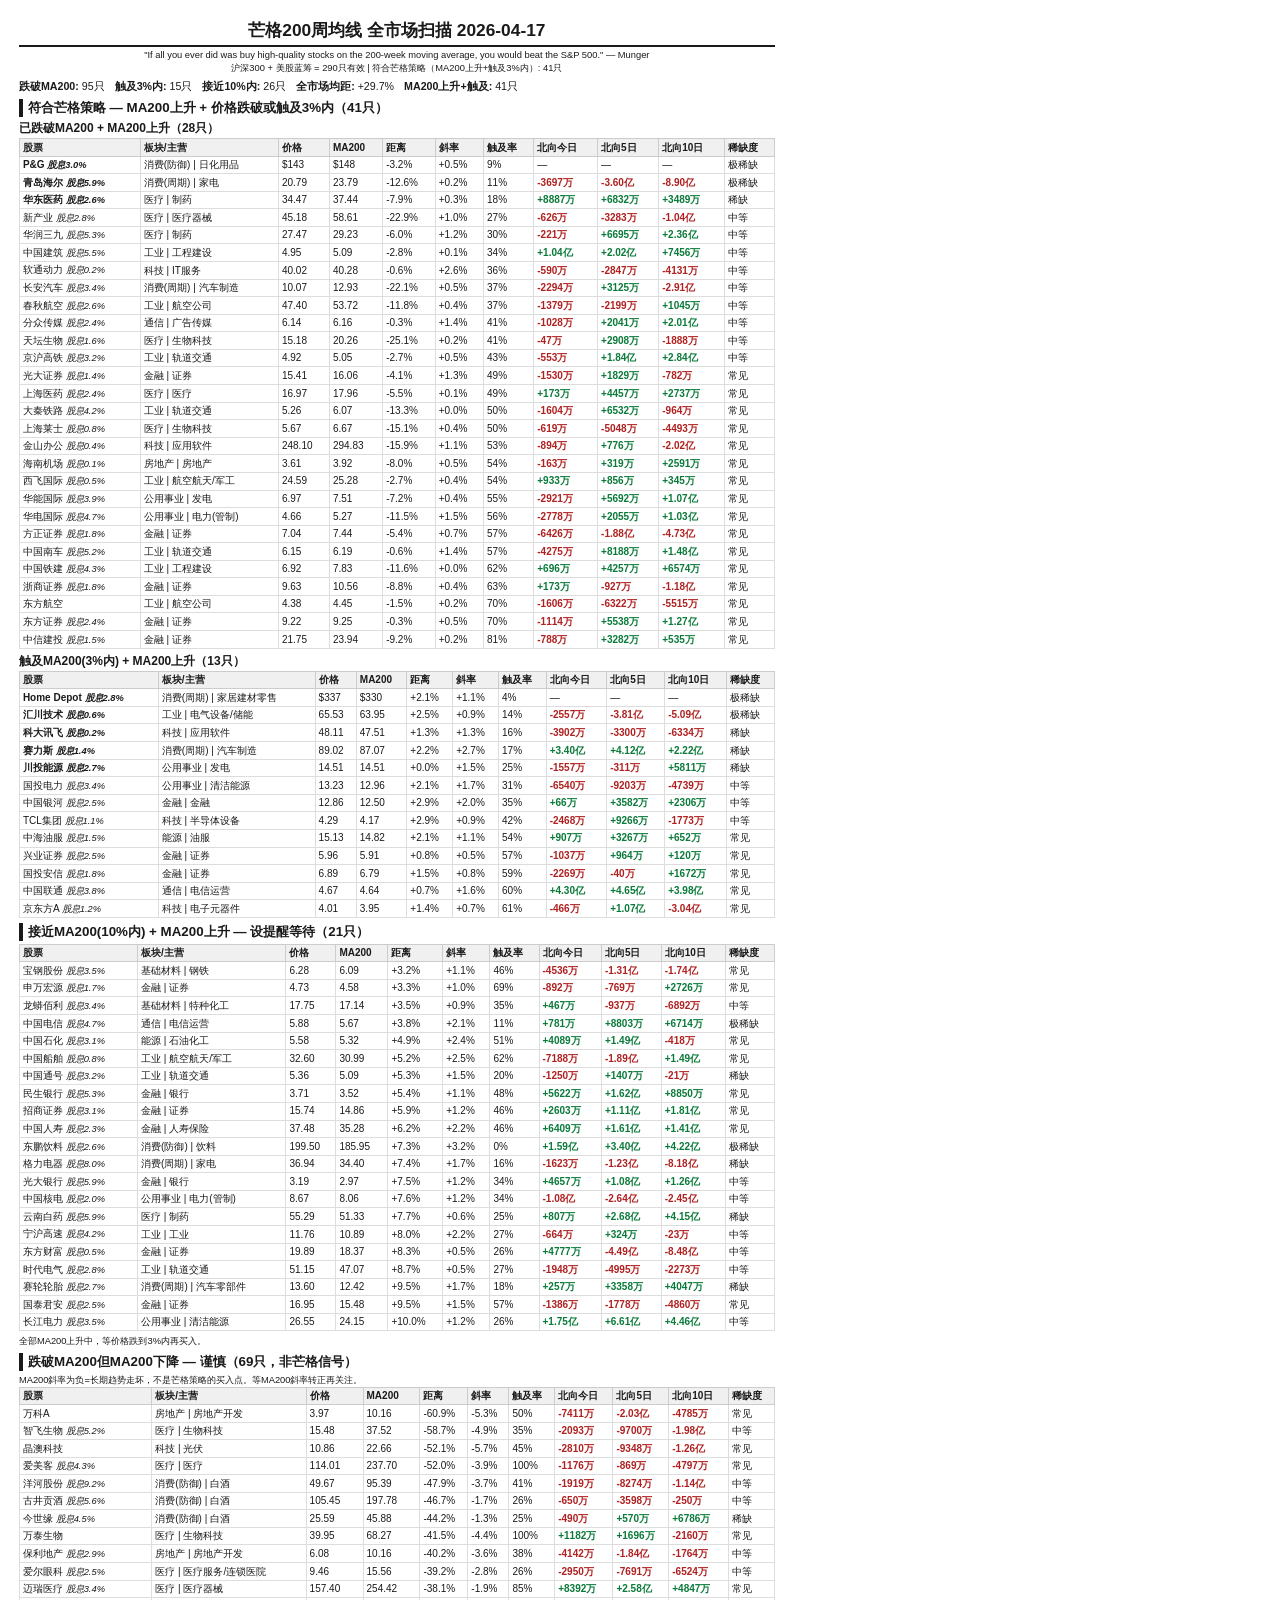
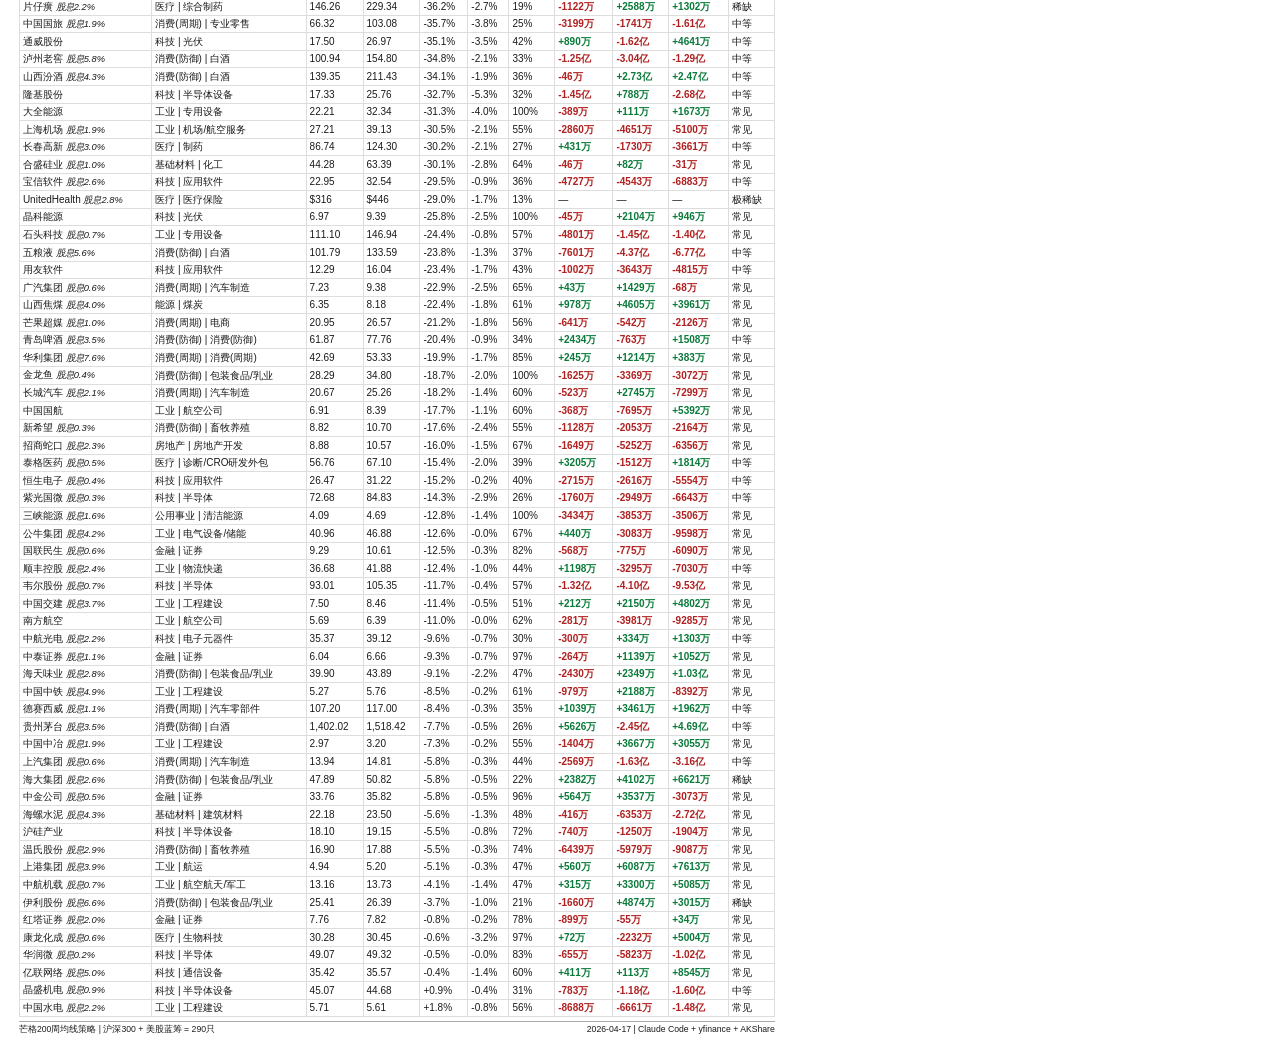
<file: data/munger/2026-04-17.html>
<!DOCTYPE html>
<html lang="zh">
<head>
<meta charset="UTF-8">
<title>芒格200周均线 2026-04-17</title>
<style>
  @page { size: A4; margin: 5mm; }
  * { margin: 0; padding: 0; box-sizing: border-box; }
  body { font-family: -apple-system, "PingFang SC", "Helvetica Neue", Arial, sans-serif; width: 210mm; padding: 5mm; color: #1a1a1a; background: #fff; font-size: 8pt; line-height: 1.35; }
  h2 { page-break-before: auto; }
  table { page-break-inside: auto; }
  tr { page-break-inside: avoid; }
  h1 { font-size: 13pt; text-align: center; border-bottom: 2px solid #1a1a1a; padding-bottom: 3px; margin-bottom: 2px; }
  .sub { text-align: center; font-size: 7pt; margin-bottom: 5px; }
  h2 { font-size: 10pt; border-left: 4px solid #1a1a1a; padding-left: 5px; margin: 5px 0 3px 0; }
  h3 { font-size: 9pt; margin: 3px 0 2px 0; }
  table { width: 100%; border-collapse: collapse; font-size: 7.5pt; margin-bottom: 4px; }
  th { background: #f0f0f0; text-align: left; padding: 1.5px 3px; border: 1px solid #ccc; font-weight: 700; }
  td { padding: 1.5px 3px; border: 1px solid #ddd; }
  .b { font-weight: bold; }
  i { font-style: italic; font-size: 7pt; }
  .stat { display: flex; gap: 10px; font-size: 8pt; margin: 3px 0; flex-wrap: wrap; }
  .footer { border-top: 1px solid #aaa; padding-top: 2px; font-size: 6.5pt; margin-top: 4px; display: flex; justify-content: space-between; }
</style>
</head>
<body>

<h1>芒格200周均线 全市场扫描 2026-04-17</h1>
<div class="sub">
  "If all you ever did was buy high-quality stocks on the 200-week moving average, you would beat the S&P 500." — Munger<br>
  沪深300 + 美股蓝筹 = 290只有效 | 符合芒格策略（MA200上升+触及3%内）: 41只
</div>

<div class="stat">
  <span><b>跌破MA200:</b> 95只</span>
  <span><b>触及3%内:</b> 15只</span>
  <span><b>接近10%内:</b> 26只</span>
  <span><b>全市场均距:</b> +29.7%</span>
  <span><b>MA200上升+触及:</b> 41只</span>
</div>

<h2>符合芒格策略 — MA200上升 + 价格跌破或触及3%内（41只）</h2>
<h3>已跌破MA200 + MA200上升（28只）</h3>
<table>
<tr><th>股票</th><th>板块/主营</th><th>价格</th><th>MA200</th><th>距离</th><th>斜率</th><th>触及率</th><th>北向今日</th><th>北向5日</th><th>北向10日</th><th>稀缺度</th></tr>
<tr><td class="b">P&G <i>股息3.0%</i></td><td>消费(防御) | 日化用品</td><td>$143</td><td>$148</td><td>-3.2%</td><td>+0.5%</td><td>9%</td><td>—</td><td>—</td><td>—</td><td>极稀缺</td></tr>
<tr><td class="b">青岛海尔 <i>股息5.9%</i></td><td>消费(周期) | 家电</td><td>20.79</td><td>23.79</td><td>-12.6%</td><td>+0.2%</td><td>11%</td><td><span style="color:#b02020;font-weight:600">-3697万</span></td><td><span style="color:#b02020;font-weight:600">-3.60亿</span></td><td><span style="color:#b02020;font-weight:600">-8.90亿</span></td><td>极稀缺</td></tr>
<tr><td class="b">华东医药 <i>股息2.6%</i></td><td>医疗 | 制药</td><td>34.47</td><td>37.44</td><td>-7.9%</td><td>+0.3%</td><td>18%</td><td><span style="color:#0a7a3a;font-weight:600">+8887万</span></td><td><span style="color:#0a7a3a;font-weight:600">+6832万</span></td><td><span style="color:#0a7a3a;font-weight:600">+3489万</span></td><td>稀缺</td></tr>
<tr><td>新产业 <i>股息2.8%</i></td><td>医疗 | 医疗器械</td><td>45.18</td><td>58.61</td><td>-22.9%</td><td>+1.0%</td><td>27%</td><td><span style="color:#b02020;font-weight:600">-626万</span></td><td><span style="color:#b02020;font-weight:600">-3283万</span></td><td><span style="color:#b02020;font-weight:600">-1.04亿</span></td><td>中等</td></tr>
<tr><td>华润三九 <i>股息5.3%</i></td><td>医疗 | 制药</td><td>27.47</td><td>29.23</td><td>-6.0%</td><td>+1.2%</td><td>30%</td><td><span style="color:#b02020;font-weight:600">-221万</span></td><td><span style="color:#0a7a3a;font-weight:600">+6695万</span></td><td><span style="color:#0a7a3a;font-weight:600">+2.36亿</span></td><td>中等</td></tr>
<tr><td>中国建筑 <i>股息5.5%</i></td><td>工业 | 工程建设</td><td>4.95</td><td>5.09</td><td>-2.8%</td><td>+0.1%</td><td>34%</td><td><span style="color:#0a7a3a;font-weight:600">+1.04亿</span></td><td><span style="color:#0a7a3a;font-weight:600">+2.02亿</span></td><td><span style="color:#0a7a3a;font-weight:600">+7456万</span></td><td>中等</td></tr>
<tr><td>软通动力 <i>股息0.2%</i></td><td>科技 | IT服务</td><td>40.02</td><td>40.28</td><td>-0.6%</td><td>+2.6%</td><td>36%</td><td><span style="color:#b02020;font-weight:600">-590万</span></td><td><span style="color:#b02020;font-weight:600">-2847万</span></td><td><span style="color:#b02020;font-weight:600">-4131万</span></td><td>中等</td></tr>
<tr><td>长安汽车 <i>股息3.4%</i></td><td>消费(周期) | 汽车制造</td><td>10.07</td><td>12.93</td><td>-22.1%</td><td>+0.5%</td><td>37%</td><td><span style="color:#b02020;font-weight:600">-2294万</span></td><td><span style="color:#0a7a3a;font-weight:600">+3125万</span></td><td><span style="color:#b02020;font-weight:600">-2.91亿</span></td><td>中等</td></tr>
<tr><td>春秋航空 <i>股息2.6%</i></td><td>工业 | 航空公司</td><td>47.40</td><td>53.72</td><td>-11.8%</td><td>+0.4%</td><td>37%</td><td><span style="color:#b02020;font-weight:600">-1379万</span></td><td><span style="color:#b02020;font-weight:600">-2199万</span></td><td><span style="color:#0a7a3a;font-weight:600">+1045万</span></td><td>中等</td></tr>
<tr><td>分众传媒 <i>股息2.4%</i></td><td>通信 | 广告传媒</td><td>6.14</td><td>6.16</td><td>-0.3%</td><td>+1.4%</td><td>41%</td><td><span style="color:#b02020;font-weight:600">-1028万</span></td><td><span style="color:#0a7a3a;font-weight:600">+2041万</span></td><td><span style="color:#0a7a3a;font-weight:600">+2.01亿</span></td><td>中等</td></tr>
<tr><td>天坛生物 <i>股息1.6%</i></td><td>医疗 | 生物科技</td><td>15.18</td><td>20.26</td><td>-25.1%</td><td>+0.2%</td><td>41%</td><td><span style="color:#b02020;font-weight:600">-47万</span></td><td><span style="color:#0a7a3a;font-weight:600">+2908万</span></td><td><span style="color:#b02020;font-weight:600">-1888万</span></td><td>中等</td></tr>
<tr><td>京沪高铁 <i>股息3.2%</i></td><td>工业 | 轨道交通</td><td>4.92</td><td>5.05</td><td>-2.7%</td><td>+0.5%</td><td>43%</td><td><span style="color:#b02020;font-weight:600">-553万</span></td><td><span style="color:#0a7a3a;font-weight:600">+1.84亿</span></td><td><span style="color:#0a7a3a;font-weight:600">+2.84亿</span></td><td>中等</td></tr>
<tr><td>光大证券 <i>股息1.4%</i></td><td>金融 | 证券</td><td>15.41</td><td>16.06</td><td>-4.1%</td><td>+1.3%</td><td>49%</td><td><span style="color:#b02020;font-weight:600">-1530万</span></td><td><span style="color:#0a7a3a;font-weight:600">+1829万</span></td><td><span style="color:#b02020;font-weight:600">-782万</span></td><td>常见</td></tr>
<tr><td>上海医药 <i>股息2.4%</i></td><td>医疗 | 医疗</td><td>16.97</td><td>17.96</td><td>-5.5%</td><td>+0.1%</td><td>49%</td><td><span style="color:#0a7a3a;font-weight:600">+173万</span></td><td><span style="color:#0a7a3a;font-weight:600">+4457万</span></td><td><span style="color:#0a7a3a;font-weight:600">+2737万</span></td><td>常见</td></tr>
<tr><td>大秦铁路 <i>股息4.2%</i></td><td>工业 | 轨道交通</td><td>5.26</td><td>6.07</td><td>-13.3%</td><td>+0.0%</td><td>50%</td><td><span style="color:#b02020;font-weight:600">-1604万</span></td><td><span style="color:#0a7a3a;font-weight:600">+6532万</span></td><td><span style="color:#b02020;font-weight:600">-964万</span></td><td>常见</td></tr>
<tr><td>上海莱士 <i>股息0.8%</i></td><td>医疗 | 生物科技</td><td>5.67</td><td>6.67</td><td>-15.1%</td><td>+0.4%</td><td>50%</td><td><span style="color:#b02020;font-weight:600">-619万</span></td><td><span style="color:#b02020;font-weight:600">-5048万</span></td><td><span style="color:#b02020;font-weight:600">-4493万</span></td><td>常见</td></tr>
<tr><td>金山办公 <i>股息0.4%</i></td><td>科技 | 应用软件</td><td>248.10</td><td>294.83</td><td>-15.9%</td><td>+1.1%</td><td>53%</td><td><span style="color:#b02020;font-weight:600">-894万</span></td><td><span style="color:#0a7a3a;font-weight:600">+776万</span></td><td><span style="color:#b02020;font-weight:600">-2.02亿</span></td><td>常见</td></tr>
<tr><td>海南机场 <i>股息0.1%</i></td><td>房地产 | 房地产</td><td>3.61</td><td>3.92</td><td>-8.0%</td><td>+0.5%</td><td>54%</td><td><span style="color:#b02020;font-weight:600">-163万</span></td><td><span style="color:#0a7a3a;font-weight:600">+319万</span></td><td><span style="color:#0a7a3a;font-weight:600">+2591万</span></td><td>常见</td></tr>
<tr><td>西飞国际 <i>股息0.5%</i></td><td>工业 | 航空航天/军工</td><td>24.59</td><td>25.28</td><td>-2.7%</td><td>+0.4%</td><td>54%</td><td><span style="color:#0a7a3a;font-weight:600">+933万</span></td><td><span style="color:#0a7a3a;font-weight:600">+856万</span></td><td><span style="color:#0a7a3a;font-weight:600">+345万</span></td><td>常见</td></tr>
<tr><td>华能国际 <i>股息3.9%</i></td><td>公用事业 | 发电</td><td>6.97</td><td>7.51</td><td>-7.2%</td><td>+0.4%</td><td>55%</td><td><span style="color:#b02020;font-weight:600">-2921万</span></td><td><span style="color:#0a7a3a;font-weight:600">+5692万</span></td><td><span style="color:#0a7a3a;font-weight:600">+1.07亿</span></td><td>常见</td></tr>
<tr><td>华电国际 <i>股息4.7%</i></td><td>公用事业 | 电力(管制)</td><td>4.66</td><td>5.27</td><td>-11.5%</td><td>+1.5%</td><td>56%</td><td><span style="color:#b02020;font-weight:600">-2778万</span></td><td><span style="color:#0a7a3a;font-weight:600">+2055万</span></td><td><span style="color:#0a7a3a;font-weight:600">+1.03亿</span></td><td>常见</td></tr>
<tr><td>方正证券 <i>股息1.8%</i></td><td>金融 | 证券</td><td>7.04</td><td>7.44</td><td>-5.4%</td><td>+0.7%</td><td>57%</td><td><span style="color:#b02020;font-weight:600">-6426万</span></td><td><span style="color:#b02020;font-weight:600">-1.88亿</span></td><td><span style="color:#b02020;font-weight:600">-4.73亿</span></td><td>常见</td></tr>
<tr><td>中国南车 <i>股息5.2%</i></td><td>工业 | 轨道交通</td><td>6.15</td><td>6.19</td><td>-0.6%</td><td>+1.4%</td><td>57%</td><td><span style="color:#b02020;font-weight:600">-4275万</span></td><td><span style="color:#0a7a3a;font-weight:600">+8188万</span></td><td><span style="color:#0a7a3a;font-weight:600">+1.48亿</span></td><td>常见</td></tr>
<tr><td>中国铁建 <i>股息4.3%</i></td><td>工业 | 工程建设</td><td>6.92</td><td>7.83</td><td>-11.6%</td><td>+0.0%</td><td>62%</td><td><span style="color:#0a7a3a;font-weight:600">+696万</span></td><td><span style="color:#0a7a3a;font-weight:600">+4257万</span></td><td><span style="color:#0a7a3a;font-weight:600">+6574万</span></td><td>常见</td></tr>
<tr><td>浙商证券 <i>股息1.8%</i></td><td>金融 | 证券</td><td>9.63</td><td>10.56</td><td>-8.8%</td><td>+0.4%</td><td>63%</td><td><span style="color:#0a7a3a;font-weight:600">+173万</span></td><td><span style="color:#b02020;font-weight:600">-927万</span></td><td><span style="color:#b02020;font-weight:600">-1.18亿</span></td><td>常见</td></tr>
<tr><td>东方航空 </td><td>工业 | 航空公司</td><td>4.38</td><td>4.45</td><td>-1.5%</td><td>+0.2%</td><td>70%</td><td><span style="color:#b02020;font-weight:600">-1606万</span></td><td><span style="color:#b02020;font-weight:600">-6322万</span></td><td><span style="color:#b02020;font-weight:600">-5515万</span></td><td>常见</td></tr>
<tr><td>东方证券 <i>股息2.4%</i></td><td>金融 | 证券</td><td>9.22</td><td>9.25</td><td>-0.3%</td><td>+0.5%</td><td>70%</td><td><span style="color:#b02020;font-weight:600">-1114万</span></td><td><span style="color:#0a7a3a;font-weight:600">+5538万</span></td><td><span style="color:#0a7a3a;font-weight:600">+1.27亿</span></td><td>常见</td></tr>
<tr><td>中信建投 <i>股息1.5%</i></td><td>金融 | 证券</td><td>21.75</td><td>23.94</td><td>-9.2%</td><td>+0.2%</td><td>81%</td><td><span style="color:#b02020;font-weight:600">-788万</span></td><td><span style="color:#0a7a3a;font-weight:600">+3282万</span></td><td><span style="color:#0a7a3a;font-weight:600">+535万</span></td><td>常见</td></tr>
</table>
<h3>触及MA200(3%内) + MA200上升（13只）</h3>
<table>
<tr><th>股票</th><th>板块/主营</th><th>价格</th><th>MA200</th><th>距离</th><th>斜率</th><th>触及率</th><th>北向今日</th><th>北向5日</th><th>北向10日</th><th>稀缺度</th></tr>
<tr><td class="b">Home Depot <i>股息2.8%</i></td><td>消费(周期) | 家居建材零售</td><td>$337</td><td>$330</td><td>+2.1%</td><td>+1.1%</td><td>4%</td><td>—</td><td>—</td><td>—</td><td>极稀缺</td></tr>
<tr><td class="b">汇川技术 <i>股息0.6%</i></td><td>工业 | 电气设备/储能</td><td>65.53</td><td>63.95</td><td>+2.5%</td><td>+0.9%</td><td>14%</td><td><span style="color:#b02020;font-weight:600">-2557万</span></td><td><span style="color:#b02020;font-weight:600">-3.81亿</span></td><td><span style="color:#b02020;font-weight:600">-5.09亿</span></td><td>极稀缺</td></tr>
<tr><td class="b">科大讯飞 <i>股息0.2%</i></td><td>科技 | 应用软件</td><td>48.11</td><td>47.51</td><td>+1.3%</td><td>+1.3%</td><td>16%</td><td><span style="color:#b02020;font-weight:600">-3902万</span></td><td><span style="color:#b02020;font-weight:600">-3300万</span></td><td><span style="color:#b02020;font-weight:600">-6334万</span></td><td>稀缺</td></tr>
<tr><td class="b">赛力斯 <i>股息1.4%</i></td><td>消费(周期) | 汽车制造</td><td>89.02</td><td>87.07</td><td>+2.2%</td><td>+2.7%</td><td>17%</td><td><span style="color:#0a7a3a;font-weight:600">+3.40亿</span></td><td><span style="color:#0a7a3a;font-weight:600">+4.12亿</span></td><td><span style="color:#0a7a3a;font-weight:600">+2.22亿</span></td><td>稀缺</td></tr>
<tr><td class="b">川投能源 <i>股息2.7%</i></td><td>公用事业 | 发电</td><td>14.51</td><td>14.51</td><td>+0.0%</td><td>+1.5%</td><td>25%</td><td><span style="color:#b02020;font-weight:600">-1557万</span></td><td><span style="color:#b02020;font-weight:600">-311万</span></td><td><span style="color:#0a7a3a;font-weight:600">+5811万</span></td><td>稀缺</td></tr>
<tr><td>国投电力 <i>股息3.4%</i></td><td>公用事业 | 清洁能源</td><td>13.23</td><td>12.96</td><td>+2.1%</td><td>+1.7%</td><td>31%</td><td><span style="color:#b02020;font-weight:600">-6540万</span></td><td><span style="color:#b02020;font-weight:600">-9203万</span></td><td><span style="color:#b02020;font-weight:600">-4739万</span></td><td>中等</td></tr>
<tr><td>中国银河 <i>股息2.5%</i></td><td>金融 | 金融</td><td>12.86</td><td>12.50</td><td>+2.9%</td><td>+2.0%</td><td>35%</td><td><span style="color:#0a7a3a;font-weight:600">+66万</span></td><td><span style="color:#0a7a3a;font-weight:600">+3582万</span></td><td><span style="color:#0a7a3a;font-weight:600">+2306万</span></td><td>中等</td></tr>
<tr><td>TCL集团 <i>股息1.1%</i></td><td>科技 | 半导体设备</td><td>4.29</td><td>4.17</td><td>+2.9%</td><td>+0.9%</td><td>42%</td><td><span style="color:#b02020;font-weight:600">-2468万</span></td><td><span style="color:#0a7a3a;font-weight:600">+9266万</span></td><td><span style="color:#b02020;font-weight:600">-1773万</span></td><td>中等</td></tr>
<tr><td>中海油服 <i>股息1.5%</i></td><td>能源 | 油服</td><td>15.13</td><td>14.82</td><td>+2.1%</td><td>+1.1%</td><td>54%</td><td><span style="color:#0a7a3a;font-weight:600">+907万</span></td><td><span style="color:#0a7a3a;font-weight:600">+3267万</span></td><td><span style="color:#0a7a3a;font-weight:600">+652万</span></td><td>常见</td></tr>
<tr><td>兴业证券 <i>股息2.5%</i></td><td>金融 | 证券</td><td>5.96</td><td>5.91</td><td>+0.8%</td><td>+0.5%</td><td>57%</td><td><span style="color:#b02020;font-weight:600">-1037万</span></td><td><span style="color:#0a7a3a;font-weight:600">+964万</span></td><td><span style="color:#0a7a3a;font-weight:600">+120万</span></td><td>常见</td></tr>
<tr><td>国投安信 <i>股息1.8%</i></td><td>金融 | 证券</td><td>6.89</td><td>6.79</td><td>+1.5%</td><td>+0.8%</td><td>59%</td><td><span style="color:#b02020;font-weight:600">-2269万</span></td><td><span style="color:#b02020;font-weight:600">-40万</span></td><td><span style="color:#0a7a3a;font-weight:600">+1672万</span></td><td>常见</td></tr>
<tr><td>中国联通 <i>股息3.8%</i></td><td>通信 | 电信运营</td><td>4.67</td><td>4.64</td><td>+0.7%</td><td>+1.6%</td><td>60%</td><td><span style="color:#0a7a3a;font-weight:600">+4.30亿</span></td><td><span style="color:#0a7a3a;font-weight:600">+4.65亿</span></td><td><span style="color:#0a7a3a;font-weight:600">+3.98亿</span></td><td>常见</td></tr>
<tr><td>京东方A <i>股息1.2%</i></td><td>科技 | 电子元器件</td><td>4.01</td><td>3.95</td><td>+1.4%</td><td>+0.7%</td><td>61%</td><td><span style="color:#b02020;font-weight:600">-466万</span></td><td><span style="color:#0a7a3a;font-weight:600">+1.07亿</span></td><td><span style="color:#b02020;font-weight:600">-3.04亿</span></td><td>常见</td></tr>
</table>
<h2>接近MA200(10%内) + MA200上升 — 设提醒等待（21只）</h2>
<table>
<tr><th>股票</th><th>板块/主营</th><th>价格</th><th>MA200</th><th>距离</th><th>斜率</th><th>触及率</th><th>北向今日</th><th>北向5日</th><th>北向10日</th><th>稀缺度</th></tr>
<tr><td>宝钢股份 <i>股息3.5%</i></td><td>基础材料 | 钢铁</td><td>6.28</td><td>6.09</td><td>+3.2%</td><td>+1.1%</td><td>46%</td><td><span style="color:#b02020;font-weight:600">-4536万</span></td><td><span style="color:#b02020;font-weight:600">-1.31亿</span></td><td><span style="color:#b02020;font-weight:600">-1.74亿</span></td><td>常见</td></tr>
<tr><td>申万宏源 <i>股息1.7%</i></td><td>金融 | 证券</td><td>4.73</td><td>4.58</td><td>+3.3%</td><td>+1.0%</td><td>69%</td><td><span style="color:#b02020;font-weight:600">-892万</span></td><td><span style="color:#b02020;font-weight:600">-769万</span></td><td><span style="color:#0a7a3a;font-weight:600">+2726万</span></td><td>常见</td></tr>
<tr><td>龙蟒佰利 <i>股息3.4%</i></td><td>基础材料 | 特种化工</td><td>17.75</td><td>17.14</td><td>+3.5%</td><td>+0.9%</td><td>35%</td><td><span style="color:#0a7a3a;font-weight:600">+467万</span></td><td><span style="color:#b02020;font-weight:600">-937万</span></td><td><span style="color:#b02020;font-weight:600">-6892万</span></td><td>中等</td></tr>
<tr><td>中国电信 <i>股息4.7%</i></td><td>通信 | 电信运营</td><td>5.88</td><td>5.67</td><td>+3.8%</td><td>+2.1%</td><td>11%</td><td><span style="color:#0a7a3a;font-weight:600">+781万</span></td><td><span style="color:#0a7a3a;font-weight:600">+8803万</span></td><td><span style="color:#0a7a3a;font-weight:600">+6714万</span></td><td>极稀缺</td></tr>
<tr><td>中国石化 <i>股息3.1%</i></td><td>能源 | 石油化工</td><td>5.58</td><td>5.32</td><td>+4.9%</td><td>+2.4%</td><td>51%</td><td><span style="color:#0a7a3a;font-weight:600">+4089万</span></td><td><span style="color:#0a7a3a;font-weight:600">+1.49亿</span></td><td><span style="color:#b02020;font-weight:600">-418万</span></td><td>常见</td></tr>
<tr><td>中国船舶 <i>股息0.8%</i></td><td>工业 | 航空航天/军工</td><td>32.60</td><td>30.99</td><td>+5.2%</td><td>+2.5%</td><td>62%</td><td><span style="color:#b02020;font-weight:600">-7188万</span></td><td><span style="color:#b02020;font-weight:600">-1.89亿</span></td><td><span style="color:#0a7a3a;font-weight:600">+1.49亿</span></td><td>常见</td></tr>
<tr><td>中国通号 <i>股息3.2%</i></td><td>工业 | 轨道交通</td><td>5.36</td><td>5.09</td><td>+5.3%</td><td>+1.5%</td><td>20%</td><td><span style="color:#b02020;font-weight:600">-1250万</span></td><td><span style="color:#0a7a3a;font-weight:600">+1407万</span></td><td><span style="color:#b02020;font-weight:600">-21万</span></td><td>稀缺</td></tr>
<tr><td>民生银行 <i>股息5.3%</i></td><td>金融 | 银行</td><td>3.71</td><td>3.52</td><td>+5.4%</td><td>+1.1%</td><td>48%</td><td><span style="color:#0a7a3a;font-weight:600">+5622万</span></td><td><span style="color:#0a7a3a;font-weight:600">+1.62亿</span></td><td><span style="color:#0a7a3a;font-weight:600">+8850万</span></td><td>常见</td></tr>
<tr><td>招商证券 <i>股息3.1%</i></td><td>金融 | 证券</td><td>15.74</td><td>14.86</td><td>+5.9%</td><td>+1.2%</td><td>46%</td><td><span style="color:#0a7a3a;font-weight:600">+2603万</span></td><td><span style="color:#0a7a3a;font-weight:600">+1.11亿</span></td><td><span style="color:#0a7a3a;font-weight:600">+1.81亿</span></td><td>常见</td></tr>
<tr><td>中国人寿 <i>股息2.3%</i></td><td>金融 | 人寿保险</td><td>37.48</td><td>35.28</td><td>+6.2%</td><td>+2.2%</td><td>46%</td><td><span style="color:#0a7a3a;font-weight:600">+6409万</span></td><td><span style="color:#0a7a3a;font-weight:600">+1.61亿</span></td><td><span style="color:#0a7a3a;font-weight:600">+1.41亿</span></td><td>常见</td></tr>
<tr><td>东鹏饮料 <i>股息2.6%</i></td><td>消费(防御) | 饮料</td><td>199.50</td><td>185.95</td><td>+7.3%</td><td>+3.2%</td><td>0%</td><td><span style="color:#0a7a3a;font-weight:600">+1.59亿</span></td><td><span style="color:#0a7a3a;font-weight:600">+3.40亿</span></td><td><span style="color:#0a7a3a;font-weight:600">+4.22亿</span></td><td>极稀缺</td></tr>
<tr><td>格力电器 <i>股息8.0%</i></td><td>消费(周期) | 家电</td><td>36.94</td><td>34.40</td><td>+7.4%</td><td>+1.7%</td><td>16%</td><td><span style="color:#b02020;font-weight:600">-1623万</span></td><td><span style="color:#b02020;font-weight:600">-1.23亿</span></td><td><span style="color:#b02020;font-weight:600">-8.18亿</span></td><td>稀缺</td></tr>
<tr><td>光大银行 <i>股息5.9%</i></td><td>金融 | 银行</td><td>3.19</td><td>2.97</td><td>+7.5%</td><td>+1.2%</td><td>34%</td><td><span style="color:#0a7a3a;font-weight:600">+4657万</span></td><td><span style="color:#0a7a3a;font-weight:600">+1.08亿</span></td><td><span style="color:#0a7a3a;font-weight:600">+1.26亿</span></td><td>中等</td></tr>
<tr><td>中国核电 <i>股息2.0%</i></td><td>公用事业 | 电力(管制)</td><td>8.67</td><td>8.06</td><td>+7.6%</td><td>+1.2%</td><td>34%</td><td><span style="color:#b02020;font-weight:600">-1.08亿</span></td><td><span style="color:#b02020;font-weight:600">-2.64亿</span></td><td><span style="color:#b02020;font-weight:600">-2.45亿</span></td><td>中等</td></tr>
<tr><td>云南白药 <i>股息5.9%</i></td><td>医疗 | 制药</td><td>55.29</td><td>51.33</td><td>+7.7%</td><td>+0.6%</td><td>25%</td><td><span style="color:#0a7a3a;font-weight:600">+807万</span></td><td><span style="color:#0a7a3a;font-weight:600">+2.68亿</span></td><td><span style="color:#0a7a3a;font-weight:600">+4.15亿</span></td><td>稀缺</td></tr>
<tr><td>宁沪高速 <i>股息4.2%</i></td><td>工业 | 工业</td><td>11.76</td><td>10.89</td><td>+8.0%</td><td>+2.2%</td><td>27%</td><td><span style="color:#b02020;font-weight:600">-664万</span></td><td><span style="color:#0a7a3a;font-weight:600">+324万</span></td><td><span style="color:#b02020;font-weight:600">-23万</span></td><td>中等</td></tr>
<tr><td>东方财富 <i>股息0.5%</i></td><td>金融 | 证券</td><td>19.89</td><td>18.37</td><td>+8.3%</td><td>+0.5%</td><td>26%</td><td><span style="color:#0a7a3a;font-weight:600">+4777万</span></td><td><span style="color:#b02020;font-weight:600">-4.49亿</span></td><td><span style="color:#b02020;font-weight:600">-8.48亿</span></td><td>中等</td></tr>
<tr><td>时代电气 <i>股息2.8%</i></td><td>工业 | 轨道交通</td><td>51.15</td><td>47.07</td><td>+8.7%</td><td>+0.5%</td><td>27%</td><td><span style="color:#b02020;font-weight:600">-1948万</span></td><td><span style="color:#b02020;font-weight:600">-4995万</span></td><td><span style="color:#b02020;font-weight:600">-2273万</span></td><td>中等</td></tr>
<tr><td>赛轮轮胎 <i>股息2.7%</i></td><td>消费(周期) | 汽车零部件</td><td>13.60</td><td>12.42</td><td>+9.5%</td><td>+1.7%</td><td>18%</td><td><span style="color:#0a7a3a;font-weight:600">+257万</span></td><td><span style="color:#0a7a3a;font-weight:600">+3358万</span></td><td><span style="color:#0a7a3a;font-weight:600">+4047万</span></td><td>稀缺</td></tr>
<tr><td>国泰君安 <i>股息2.5%</i></td><td>金融 | 证券</td><td>16.95</td><td>15.48</td><td>+9.5%</td><td>+1.5%</td><td>57%</td><td><span style="color:#b02020;font-weight:600">-1386万</span></td><td><span style="color:#b02020;font-weight:600">-1778万</span></td><td><span style="color:#b02020;font-weight:600">-4860万</span></td><td>常见</td></tr>
<tr><td>长江电力 <i>股息3.5%</i></td><td>公用事业 | 清洁能源</td><td>26.55</td><td>24.15</td><td>+10.0%</td><td>+1.2%</td><td>26%</td><td><span style="color:#0a7a3a;font-weight:600">+1.75亿</span></td><td><span style="color:#0a7a3a;font-weight:600">+6.61亿</span></td><td><span style="color:#0a7a3a;font-weight:600">+4.46亿</span></td><td>中等</td></tr>
</table>
<div style="font-size:7pt;">全部MA200上升中，等价格跌到3%内再买入。</div>
<h2>跌破MA200但MA200下降 — 谨慎（69只，非芒格信号）</h2>
<div style="font-size:7pt;">MA200斜率为负=长期趋势走坏，不是芒格策略的买入点。等MA200斜率转正再关注。</div>
<table>
<tr><th>股票</th><th>板块/主营</th><th>价格</th><th>MA200</th><th>距离</th><th>斜率</th><th>触及率</th><th>北向今日</th><th>北向5日</th><th>北向10日</th><th>稀缺度</th></tr>
<tr><td>万科A </td><td>房地产 | 房地产开发</td><td>3.97</td><td>10.16</td><td>-60.9%</td><td>-5.3%</td><td>50%</td><td><span style="color:#b02020;font-weight:600">-7411万</span></td><td><span style="color:#b02020;font-weight:600">-2.03亿</span></td><td><span style="color:#b02020;font-weight:600">-4785万</span></td><td>常见</td></tr>
<tr><td>智飞生物 <i>股息5.2%</i></td><td>医疗 | 生物科技</td><td>15.48</td><td>37.52</td><td>-58.7%</td><td>-4.9%</td><td>35%</td><td><span style="color:#b02020;font-weight:600">-2093万</span></td><td><span style="color:#b02020;font-weight:600">-9700万</span></td><td><span style="color:#b02020;font-weight:600">-1.98亿</span></td><td>中等</td></tr>
<tr><td>晶澳科技 </td><td>科技 | 光伏</td><td>10.86</td><td>22.66</td><td>-52.1%</td><td>-5.7%</td><td>45%</td><td><span style="color:#b02020;font-weight:600">-2810万</span></td><td><span style="color:#b02020;font-weight:600">-9348万</span></td><td><span style="color:#b02020;font-weight:600">-1.26亿</span></td><td>常见</td></tr>
<tr><td>爱美客 <i>股息4.3%</i></td><td>医疗 | 医疗</td><td>114.01</td><td>237.70</td><td>-52.0%</td><td>-3.9%</td><td>100%</td><td><span style="color:#b02020;font-weight:600">-1176万</span></td><td><span style="color:#b02020;font-weight:600">-869万</span></td><td><span style="color:#b02020;font-weight:600">-4797万</span></td><td>常见</td></tr>
<tr><td>洋河股份 <i>股息9.2%</i></td><td>消费(防御) | 白酒</td><td>49.67</td><td>95.39</td><td>-47.9%</td><td>-3.7%</td><td>41%</td><td><span style="color:#b02020;font-weight:600">-1919万</span></td><td><span style="color:#b02020;font-weight:600">-8274万</span></td><td><span style="color:#b02020;font-weight:600">-1.14亿</span></td><td>中等</td></tr>
<tr><td>古井贡酒 <i>股息5.6%</i></td><td>消费(防御) | 白酒</td><td>105.45</td><td>197.78</td><td>-46.7%</td><td>-1.7%</td><td>26%</td><td><span style="color:#b02020;font-weight:600">-650万</span></td><td><span style="color:#b02020;font-weight:600">-3598万</span></td><td><span style="color:#b02020;font-weight:600">-250万</span></td><td>中等</td></tr>
<tr><td>今世缘 <i>股息4.5%</i></td><td>消费(防御) | 白酒</td><td>25.59</td><td>45.88</td><td>-44.2%</td><td>-1.3%</td><td>25%</td><td><span style="color:#b02020;font-weight:600">-490万</span></td><td><span style="color:#0a7a3a;font-weight:600">+570万</span></td><td><span style="color:#0a7a3a;font-weight:600">+6786万</span></td><td>稀缺</td></tr>
<tr><td>万泰生物 </td><td>医疗 | 生物科技</td><td>39.95</td><td>68.27</td><td>-41.5%</td><td>-4.4%</td><td>100%</td><td><span style="color:#0a7a3a;font-weight:600">+1182万</span></td><td><span style="color:#0a7a3a;font-weight:600">+1696万</span></td><td><span style="color:#b02020;font-weight:600">-2160万</span></td><td>常见</td></tr>
<tr><td>保利地产 <i>股息2.9%</i></td><td>房地产 | 房地产开发</td><td>6.08</td><td>10.16</td><td>-40.2%</td><td>-3.6%</td><td>38%</td><td><span style="color:#b02020;font-weight:600">-4142万</span></td><td><span style="color:#b02020;font-weight:600">-1.84亿</span></td><td><span style="color:#b02020;font-weight:600">-1764万</span></td><td>中等</td></tr>
<tr><td>爱尔眼科 <i>股息2.5%</i></td><td>医疗 | 医疗服务/连锁医院</td><td>9.46</td><td>15.56</td><td>-39.2%</td><td>-2.8%</td><td>26%</td><td><span style="color:#b02020;font-weight:600">-2950万</span></td><td><span style="color:#b02020;font-weight:600">-7691万</span></td><td><span style="color:#b02020;font-weight:600">-6524万</span></td><td>中等</td></tr>
<tr><td>迈瑞医疗 <i>股息3.4%</i></td><td>医疗 | 医疗器械</td><td>157.40</td><td>254.42</td><td>-38.1%</td><td>-1.9%</td><td>85%</td><td><span style="color:#0a7a3a;font-weight:600">+8392万</span></td><td><span style="color:#0a7a3a;font-weight:600">+2.58亿</span></td><td><span style="color:#0a7a3a;font-weight:600">+4847万</span></td><td>常见</td></tr>
<tr><td>片仔癀 <i>股息2.2%</i></td><td>医疗 | 综合制药</td><td>146.26</td><td>229.34</td><td>-36.2%</td><td>-2.7%</td><td>19%</td><td><span style="color:#b02020;font-weight:600">-1122万</span></td><td><span style="color:#0a7a3a;font-weight:600">+2588万</span></td><td><span style="color:#0a7a3a;font-weight:600">+1302万</span></td><td>稀缺</td></tr>
<tr><td>中国国旅 <i>股息1.9%</i></td><td>消费(周期) | 专业零售</td><td>66.32</td><td>103.08</td><td>-35.7%</td><td>-3.8%</td><td>25%</td><td><span style="color:#b02020;font-weight:600">-3199万</span></td><td><span style="color:#b02020;font-weight:600">-1741万</span></td><td><span style="color:#b02020;font-weight:600">-1.61亿</span></td><td>中等</td></tr>
<tr><td>通威股份 </td><td>科技 | 光伏</td><td>17.50</td><td>26.97</td><td>-35.1%</td><td>-3.5%</td><td>42%</td><td><span style="color:#0a7a3a;font-weight:600">+890万</span></td><td><span style="color:#b02020;font-weight:600">-1.62亿</span></td><td><span style="color:#0a7a3a;font-weight:600">+4641万</span></td><td>中等</td></tr>
<tr><td>泸州老窖 <i>股息5.8%</i></td><td>消费(防御) | 白酒</td><td>100.94</td><td>154.80</td><td>-34.8%</td><td>-2.1%</td><td>33%</td><td><span style="color:#b02020;font-weight:600">-1.25亿</span></td><td><span style="color:#b02020;font-weight:600">-3.04亿</span></td><td><span style="color:#b02020;font-weight:600">-1.29亿</span></td><td>中等</td></tr>
<tr><td>山西汾酒 <i>股息4.3%</i></td><td>消费(防御) | 白酒</td><td>139.35</td><td>211.43</td><td>-34.1%</td><td>-1.9%</td><td>36%</td><td><span style="color:#b02020;font-weight:600">-46万</span></td><td><span style="color:#0a7a3a;font-weight:600">+2.73亿</span></td><td><span style="color:#0a7a3a;font-weight:600">+2.47亿</span></td><td>中等</td></tr>
<tr><td>隆基股份 </td><td>科技 | 半导体设备</td><td>17.33</td><td>25.76</td><td>-32.7%</td><td>-5.3%</td><td>32%</td><td><span style="color:#b02020;font-weight:600">-1.45亿</span></td><td><span style="color:#0a7a3a;font-weight:600">+788万</span></td><td><span style="color:#b02020;font-weight:600">-2.68亿</span></td><td>中等</td></tr>
<tr><td>大全能源 </td><td>工业 | 专用设备</td><td>22.21</td><td>32.34</td><td>-31.3%</td><td>-4.0%</td><td>100%</td><td><span style="color:#b02020;font-weight:600">-389万</span></td><td><span style="color:#0a7a3a;font-weight:600">+111万</span></td><td><span style="color:#0a7a3a;font-weight:600">+1673万</span></td><td>常见</td></tr>
<tr><td>上海机场 <i>股息1.9%</i></td><td>工业 | 机场/航空服务</td><td>27.21</td><td>39.13</td><td>-30.5%</td><td>-2.1%</td><td>55%</td><td><span style="color:#b02020;font-weight:600">-2860万</span></td><td><span style="color:#b02020;font-weight:600">-4651万</span></td><td><span style="color:#b02020;font-weight:600">-5100万</span></td><td>常见</td></tr>
<tr><td>长春高新 <i>股息3.0%</i></td><td>医疗 | 制药</td><td>86.74</td><td>124.30</td><td>-30.2%</td><td>-2.1%</td><td>27%</td><td><span style="color:#0a7a3a;font-weight:600">+431万</span></td><td><span style="color:#b02020;font-weight:600">-1730万</span></td><td><span style="color:#b02020;font-weight:600">-3661万</span></td><td>中等</td></tr>
<tr><td>合盛硅业 <i>股息1.0%</i></td><td>基础材料 | 化工</td><td>44.28</td><td>63.39</td><td>-30.1%</td><td>-2.8%</td><td>64%</td><td><span style="color:#b02020;font-weight:600">-46万</span></td><td><span style="color:#0a7a3a;font-weight:600">+82万</span></td><td><span style="color:#b02020;font-weight:600">-31万</span></td><td>常见</td></tr>
<tr><td>宝信软件 <i>股息2.6%</i></td><td>科技 | 应用软件</td><td>22.95</td><td>32.54</td><td>-29.5%</td><td>-0.9%</td><td>36%</td><td><span style="color:#b02020;font-weight:600">-4727万</span></td><td><span style="color:#b02020;font-weight:600">-4543万</span></td><td><span style="color:#b02020;font-weight:600">-6883万</span></td><td>中等</td></tr>
<tr><td>UnitedHealth <i>股息2.8%</i></td><td>医疗 | 医疗保险</td><td>$316</td><td>$446</td><td>-29.0%</td><td>-1.7%</td><td>13%</td><td>—</td><td>—</td><td>—</td><td>极稀缺</td></tr>
<tr><td>晶科能源 </td><td>科技 | 光伏</td><td>6.97</td><td>9.39</td><td>-25.8%</td><td>-2.5%</td><td>100%</td><td><span style="color:#b02020;font-weight:600">-45万</span></td><td><span style="color:#0a7a3a;font-weight:600">+2104万</span></td><td><span style="color:#0a7a3a;font-weight:600">+946万</span></td><td>常见</td></tr>
<tr><td>石头科技 <i>股息0.7%</i></td><td>工业 | 专用设备</td><td>111.10</td><td>146.94</td><td>-24.4%</td><td>-0.8%</td><td>57%</td><td><span style="color:#b02020;font-weight:600">-4801万</span></td><td><span style="color:#b02020;font-weight:600">-1.45亿</span></td><td><span style="color:#b02020;font-weight:600">-1.40亿</span></td><td>常见</td></tr>
<tr><td>五粮液 <i>股息5.6%</i></td><td>消费(防御) | 白酒</td><td>101.79</td><td>133.59</td><td>-23.8%</td><td>-1.3%</td><td>37%</td><td><span style="color:#b02020;font-weight:600">-7601万</span></td><td><span style="color:#b02020;font-weight:600">-4.37亿</span></td><td><span style="color:#b02020;font-weight:600">-6.77亿</span></td><td>中等</td></tr>
<tr><td>用友软件 </td><td>科技 | 应用软件</td><td>12.29</td><td>16.04</td><td>-23.4%</td><td>-1.7%</td><td>43%</td><td><span style="color:#b02020;font-weight:600">-1002万</span></td><td><span style="color:#b02020;font-weight:600">-3643万</span></td><td><span style="color:#b02020;font-weight:600">-4815万</span></td><td>中等</td></tr>
<tr><td>广汽集团 <i>股息0.6%</i></td><td>消费(周期) | 汽车制造</td><td>7.23</td><td>9.38</td><td>-22.9%</td><td>-2.5%</td><td>65%</td><td><span style="color:#0a7a3a;font-weight:600">+43万</span></td><td><span style="color:#0a7a3a;font-weight:600">+1429万</span></td><td><span style="color:#b02020;font-weight:600">-68万</span></td><td>常见</td></tr>
<tr><td>山西焦煤 <i>股息4.0%</i></td><td>能源 | 煤炭</td><td>6.35</td><td>8.18</td><td>-22.4%</td><td>-1.8%</td><td>61%</td><td><span style="color:#0a7a3a;font-weight:600">+978万</span></td><td><span style="color:#0a7a3a;font-weight:600">+4605万</span></td><td><span style="color:#0a7a3a;font-weight:600">+3961万</span></td><td>常见</td></tr>
<tr><td>芒果超媒 <i>股息1.0%</i></td><td>消费(周期) | 电商</td><td>20.95</td><td>26.57</td><td>-21.2%</td><td>-1.8%</td><td>56%</td><td><span style="color:#b02020;font-weight:600">-641万</span></td><td><span style="color:#b02020;font-weight:600">-542万</span></td><td><span style="color:#b02020;font-weight:600">-2126万</span></td><td>常见</td></tr>
<tr><td>青岛啤酒 <i>股息3.5%</i></td><td>消费(防御) | 消费(防御)</td><td>61.87</td><td>77.76</td><td>-20.4%</td><td>-0.9%</td><td>34%</td><td><span style="color:#0a7a3a;font-weight:600">+2434万</span></td><td><span style="color:#b02020;font-weight:600">-763万</span></td><td><span style="color:#0a7a3a;font-weight:600">+1508万</span></td><td>中等</td></tr>
<tr><td>华利集团 <i>股息7.6%</i></td><td>消费(周期) | 消费(周期)</td><td>42.69</td><td>53.33</td><td>-19.9%</td><td>-1.7%</td><td>85%</td><td><span style="color:#0a7a3a;font-weight:600">+245万</span></td><td><span style="color:#0a7a3a;font-weight:600">+1214万</span></td><td><span style="color:#0a7a3a;font-weight:600">+383万</span></td><td>常见</td></tr>
<tr><td>金龙鱼 <i>股息0.4%</i></td><td>消费(防御) | 包装食品/乳业</td><td>28.29</td><td>34.80</td><td>-18.7%</td><td>-2.0%</td><td>100%</td><td><span style="color:#b02020;font-weight:600">-1625万</span></td><td><span style="color:#b02020;font-weight:600">-3369万</span></td><td><span style="color:#b02020;font-weight:600">-3072万</span></td><td>常见</td></tr>
<tr><td>长城汽车 <i>股息2.1%</i></td><td>消费(周期) | 汽车制造</td><td>20.67</td><td>25.26</td><td>-18.2%</td><td>-1.4%</td><td>60%</td><td><span style="color:#b02020;font-weight:600">-523万</span></td><td><span style="color:#0a7a3a;font-weight:600">+2745万</span></td><td><span style="color:#b02020;font-weight:600">-7299万</span></td><td>常见</td></tr>
<tr><td>中国国航 </td><td>工业 | 航空公司</td><td>6.91</td><td>8.39</td><td>-17.7%</td><td>-1.1%</td><td>60%</td><td><span style="color:#b02020;font-weight:600">-368万</span></td><td><span style="color:#b02020;font-weight:600">-7695万</span></td><td><span style="color:#0a7a3a;font-weight:600">+5392万</span></td><td>常见</td></tr>
<tr><td>新希望 <i>股息0.3%</i></td><td>消费(防御) | 畜牧养殖</td><td>8.82</td><td>10.70</td><td>-17.6%</td><td>-2.4%</td><td>55%</td><td><span style="color:#b02020;font-weight:600">-1128万</span></td><td><span style="color:#b02020;font-weight:600">-2053万</span></td><td><span style="color:#b02020;font-weight:600">-2164万</span></td><td>常见</td></tr>
<tr><td>招商蛇口 <i>股息2.3%</i></td><td>房地产 | 房地产开发</td><td>8.88</td><td>10.57</td><td>-16.0%</td><td>-1.5%</td><td>67%</td><td><span style="color:#b02020;font-weight:600">-1649万</span></td><td><span style="color:#b02020;font-weight:600">-5252万</span></td><td><span style="color:#b02020;font-weight:600">-6356万</span></td><td>常见</td></tr>
<tr><td>泰格医药 <i>股息0.5%</i></td><td>医疗 | 诊断/CRO研发外包</td><td>56.76</td><td>67.10</td><td>-15.4%</td><td>-2.0%</td><td>39%</td><td><span style="color:#0a7a3a;font-weight:600">+3205万</span></td><td><span style="color:#b02020;font-weight:600">-1512万</span></td><td><span style="color:#0a7a3a;font-weight:600">+1814万</span></td><td>中等</td></tr>
<tr><td>恒生电子 <i>股息0.4%</i></td><td>科技 | 应用软件</td><td>26.47</td><td>31.22</td><td>-15.2%</td><td>-0.2%</td><td>40%</td><td><span style="color:#b02020;font-weight:600">-2715万</span></td><td><span style="color:#b02020;font-weight:600">-2616万</span></td><td><span style="color:#b02020;font-weight:600">-5554万</span></td><td>中等</td></tr>
<tr><td>紫光国微 <i>股息0.3%</i></td><td>科技 | 半导体</td><td>72.68</td><td>84.83</td><td>-14.3%</td><td>-2.9%</td><td>26%</td><td><span style="color:#b02020;font-weight:600">-1760万</span></td><td><span style="color:#b02020;font-weight:600">-2949万</span></td><td><span style="color:#b02020;font-weight:600">-6643万</span></td><td>中等</td></tr>
<tr><td>三峡能源 <i>股息1.6%</i></td><td>公用事业 | 清洁能源</td><td>4.09</td><td>4.69</td><td>-12.8%</td><td>-1.4%</td><td>100%</td><td><span style="color:#b02020;font-weight:600">-3434万</span></td><td><span style="color:#b02020;font-weight:600">-3853万</span></td><td><span style="color:#b02020;font-weight:600">-3506万</span></td><td>常见</td></tr>
<tr><td>公牛集团 <i>股息4.2%</i></td><td>工业 | 电气设备/储能</td><td>40.96</td><td>46.88</td><td>-12.6%</td><td>-0.0%</td><td>67%</td><td><span style="color:#0a7a3a;font-weight:600">+440万</span></td><td><span style="color:#b02020;font-weight:600">-3083万</span></td><td><span style="color:#b02020;font-weight:600">-9598万</span></td><td>常见</td></tr>
<tr><td>国联民生 <i>股息0.6%</i></td><td>金融 | 证券</td><td>9.29</td><td>10.61</td><td>-12.5%</td><td>-0.3%</td><td>82%</td><td><span style="color:#b02020;font-weight:600">-568万</span></td><td><span style="color:#b02020;font-weight:600">-775万</span></td><td><span style="color:#b02020;font-weight:600">-6090万</span></td><td>常见</td></tr>
<tr><td>顺丰控股 <i>股息2.4%</i></td><td>工业 | 物流快递</td><td>36.68</td><td>41.88</td><td>-12.4%</td><td>-1.0%</td><td>44%</td><td><span style="color:#0a7a3a;font-weight:600">+1198万</span></td><td><span style="color:#b02020;font-weight:600">-3295万</span></td><td><span style="color:#b02020;font-weight:600">-7030万</span></td><td>中等</td></tr>
<tr><td>韦尔股份 <i>股息0.7%</i></td><td>科技 | 半导体</td><td>93.01</td><td>105.35</td><td>-11.7%</td><td>-0.4%</td><td>57%</td><td><span style="color:#b02020;font-weight:600">-1.32亿</span></td><td><span style="color:#b02020;font-weight:600">-4.10亿</span></td><td><span style="color:#b02020;font-weight:600">-9.53亿</span></td><td>常见</td></tr>
<tr><td>中国交建 <i>股息3.7%</i></td><td>工业 | 工程建设</td><td>7.50</td><td>8.46</td><td>-11.4%</td><td>-0.5%</td><td>51%</td><td><span style="color:#0a7a3a;font-weight:600">+212万</span></td><td><span style="color:#0a7a3a;font-weight:600">+2150万</span></td><td><span style="color:#0a7a3a;font-weight:600">+4802万</span></td><td>常见</td></tr>
<tr><td>南方航空 </td><td>工业 | 航空公司</td><td>5.69</td><td>6.39</td><td>-11.0%</td><td>-0.0%</td><td>62%</td><td><span style="color:#b02020;font-weight:600">-281万</span></td><td><span style="color:#b02020;font-weight:600">-3981万</span></td><td><span style="color:#b02020;font-weight:600">-9285万</span></td><td>常见</td></tr>
<tr><td>中航光电 <i>股息2.2%</i></td><td>科技 | 电子元器件</td><td>35.37</td><td>39.12</td><td>-9.6%</td><td>-0.7%</td><td>30%</td><td><span style="color:#b02020;font-weight:600">-300万</span></td><td><span style="color:#0a7a3a;font-weight:600">+334万</span></td><td><span style="color:#0a7a3a;font-weight:600">+1303万</span></td><td>中等</td></tr>
<tr><td>中泰证券 <i>股息1.1%</i></td><td>金融 | 证券</td><td>6.04</td><td>6.66</td><td>-9.3%</td><td>-0.7%</td><td>97%</td><td><span style="color:#b02020;font-weight:600">-264万</span></td><td><span style="color:#0a7a3a;font-weight:600">+1139万</span></td><td><span style="color:#0a7a3a;font-weight:600">+1052万</span></td><td>常见</td></tr>
<tr><td>海天味业 <i>股息2.8%</i></td><td>消费(防御) | 包装食品/乳业</td><td>39.90</td><td>43.89</td><td>-9.1%</td><td>-2.2%</td><td>47%</td><td><span style="color:#b02020;font-weight:600">-2430万</span></td><td><span style="color:#0a7a3a;font-weight:600">+2349万</span></td><td><span style="color:#0a7a3a;font-weight:600">+1.03亿</span></td><td>常见</td></tr>
<tr><td>中国中铁 <i>股息4.9%</i></td><td>工业 | 工程建设</td><td>5.27</td><td>5.76</td><td>-8.5%</td><td>-0.2%</td><td>61%</td><td><span style="color:#b02020;font-weight:600">-979万</span></td><td><span style="color:#0a7a3a;font-weight:600">+2188万</span></td><td><span style="color:#b02020;font-weight:600">-8392万</span></td><td>常见</td></tr>
<tr><td>德赛西威 <i>股息1.1%</i></td><td>消费(周期) | 汽车零部件</td><td>107.20</td><td>117.00</td><td>-8.4%</td><td>-0.3%</td><td>35%</td><td><span style="color:#0a7a3a;font-weight:600">+1039万</span></td><td><span style="color:#0a7a3a;font-weight:600">+3461万</span></td><td><span style="color:#0a7a3a;font-weight:600">+1962万</span></td><td>中等</td></tr>
<tr><td>贵州茅台 <i>股息3.5%</i></td><td>消费(防御) | 白酒</td><td>1,402.02</td><td>1,518.42</td><td>-7.7%</td><td>-0.5%</td><td>26%</td><td><span style="color:#0a7a3a;font-weight:600">+5626万</span></td><td><span style="color:#b02020;font-weight:600">-2.45亿</span></td><td><span style="color:#0a7a3a;font-weight:600">+4.69亿</span></td><td>中等</td></tr>
<tr><td>中国中冶 <i>股息1.9%</i></td><td>工业 | 工程建设</td><td>2.97</td><td>3.20</td><td>-7.3%</td><td>-0.2%</td><td>55%</td><td><span style="color:#b02020;font-weight:600">-1404万</span></td><td><span style="color:#0a7a3a;font-weight:600">+3667万</span></td><td><span style="color:#0a7a3a;font-weight:600">+3055万</span></td><td>常见</td></tr>
<tr><td>上汽集团 <i>股息0.6%</i></td><td>消费(周期) | 汽车制造</td><td>13.94</td><td>14.81</td><td>-5.8%</td><td>-0.3%</td><td>44%</td><td><span style="color:#b02020;font-weight:600">-2569万</span></td><td><span style="color:#b02020;font-weight:600">-1.63亿</span></td><td><span style="color:#b02020;font-weight:600">-3.16亿</span></td><td>中等</td></tr>
<tr><td>海大集团 <i>股息2.6%</i></td><td>消费(防御) | 包装食品/乳业</td><td>47.89</td><td>50.82</td><td>-5.8%</td><td>-0.5%</td><td>22%</td><td><span style="color:#0a7a3a;font-weight:600">+2382万</span></td><td><span style="color:#0a7a3a;font-weight:600">+4102万</span></td><td><span style="color:#0a7a3a;font-weight:600">+6621万</span></td><td>稀缺</td></tr>
<tr><td>中金公司 <i>股息0.5%</i></td><td>金融 | 证券</td><td>33.76</td><td>35.82</td><td>-5.8%</td><td>-0.5%</td><td>96%</td><td><span style="color:#0a7a3a;font-weight:600">+564万</span></td><td><span style="color:#0a7a3a;font-weight:600">+3537万</span></td><td><span style="color:#b02020;font-weight:600">-3073万</span></td><td>常见</td></tr>
<tr><td>海螺水泥 <i>股息4.3%</i></td><td>基础材料 | 建筑材料</td><td>22.18</td><td>23.50</td><td>-5.6%</td><td>-1.3%</td><td>48%</td><td><span style="color:#b02020;font-weight:600">-416万</span></td><td><span style="color:#b02020;font-weight:600">-6353万</span></td><td><span style="color:#b02020;font-weight:600">-2.72亿</span></td><td>常见</td></tr>
<tr><td>沪硅产业 </td><td>科技 | 半导体设备</td><td>18.10</td><td>19.15</td><td>-5.5%</td><td>-0.8%</td><td>72%</td><td><span style="color:#b02020;font-weight:600">-740万</span></td><td><span style="color:#b02020;font-weight:600">-1250万</span></td><td><span style="color:#b02020;font-weight:600">-1904万</span></td><td>常见</td></tr>
<tr><td>温氏股份 <i>股息2.9%</i></td><td>消费(防御) | 畜牧养殖</td><td>16.90</td><td>17.88</td><td>-5.5%</td><td>-0.3%</td><td>74%</td><td><span style="color:#b02020;font-weight:600">-6439万</span></td><td><span style="color:#b02020;font-weight:600">-5979万</span></td><td><span style="color:#b02020;font-weight:600">-9087万</span></td><td>常见</td></tr>
<tr><td>上港集团 <i>股息3.9%</i></td><td>工业 | 航运</td><td>4.94</td><td>5.20</td><td>-5.1%</td><td>-0.3%</td><td>47%</td><td><span style="color:#0a7a3a;font-weight:600">+560万</span></td><td><span style="color:#0a7a3a;font-weight:600">+6087万</span></td><td><span style="color:#0a7a3a;font-weight:600">+7613万</span></td><td>常见</td></tr>
<tr><td>中航机载 <i>股息0.7%</i></td><td>工业 | 航空航天/军工</td><td>13.16</td><td>13.73</td><td>-4.1%</td><td>-1.4%</td><td>47%</td><td><span style="color:#0a7a3a;font-weight:600">+315万</span></td><td><span style="color:#0a7a3a;font-weight:600">+3300万</span></td><td><span style="color:#0a7a3a;font-weight:600">+5085万</span></td><td>常见</td></tr>
<tr><td>伊利股份 <i>股息6.6%</i></td><td>消费(防御) | 包装食品/乳业</td><td>25.41</td><td>26.39</td><td>-3.7%</td><td>-1.0%</td><td>21%</td><td><span style="color:#b02020;font-weight:600">-1660万</span></td><td><span style="color:#0a7a3a;font-weight:600">+4874万</span></td><td><span style="color:#0a7a3a;font-weight:600">+3015万</span></td><td>稀缺</td></tr>
<tr><td>红塔证券 <i>股息2.0%</i></td><td>金融 | 证券</td><td>7.76</td><td>7.82</td><td>-0.8%</td><td>-0.2%</td><td>78%</td><td><span style="color:#b02020;font-weight:600">-899万</span></td><td><span style="color:#b02020;font-weight:600">-55万</span></td><td><span style="color:#0a7a3a;font-weight:600">+34万</span></td><td>常见</td></tr>
<tr><td>康龙化成 <i>股息0.6%</i></td><td>医疗 | 生物科技</td><td>30.28</td><td>30.45</td><td>-0.6%</td><td>-3.2%</td><td>97%</td><td><span style="color:#0a7a3a;font-weight:600">+72万</span></td><td><span style="color:#b02020;font-weight:600">-2232万</span></td><td><span style="color:#0a7a3a;font-weight:600">+5004万</span></td><td>常见</td></tr>
<tr><td>华润微 <i>股息0.2%</i></td><td>科技 | 半导体</td><td>49.07</td><td>49.32</td><td>-0.5%</td><td>-0.0%</td><td>83%</td><td><span style="color:#b02020;font-weight:600">-655万</span></td><td><span style="color:#b02020;font-weight:600">-5823万</span></td><td><span style="color:#b02020;font-weight:600">-1.02亿</span></td><td>常见</td></tr>
<tr><td>亿联网络 <i>股息5.0%</i></td><td>科技 | 通信设备</td><td>35.42</td><td>35.57</td><td>-0.4%</td><td>-1.4%</td><td>60%</td><td><span style="color:#0a7a3a;font-weight:600">+411万</span></td><td><span style="color:#0a7a3a;font-weight:600">+113万</span></td><td><span style="color:#0a7a3a;font-weight:600">+8545万</span></td><td>常见</td></tr>
<tr><td>晶盛机电 <i>股息0.9%</i></td><td>科技 | 半导体设备</td><td>45.07</td><td>44.68</td><td>+0.9%</td><td>-0.4%</td><td>31%</td><td><span style="color:#b02020;font-weight:600">-783万</span></td><td><span style="color:#b02020;font-weight:600">-1.18亿</span></td><td><span style="color:#b02020;font-weight:600">-1.60亿</span></td><td>中等</td></tr>
<tr><td>中国水电 <i>股息2.2%</i></td><td>工业 | 工程建设</td><td>5.71</td><td>5.61</td><td>+1.8%</td><td>-0.8%</td><td>56%</td><td><span style="color:#b02020;font-weight:600">-8688万</span></td><td><span style="color:#b02020;font-weight:600">-6661万</span></td><td><span style="color:#b02020;font-weight:600">-1.48亿</span></td><td>常见</td></tr>
</table>

<div class="footer">
  <span>芒格200周均线策略 | 沪深300 + 美股蓝筹 = 290只</span>
  <span>2026-04-17 | Claude Code + yfinance + AKShare</span>
</div>
</body>
</html>
</file>
<file: style.css>
:root {
  color-scheme: dark;
  --bg: #000;
  --panel: #050505;
  --panel-border: rgba(255, 255, 255, 0.08);
  --text: #fff;
  --muted: rgba(255, 255, 255, 0.6);
}

* {
  box-sizing: border-box;
}

html,
body {
  margin: 0;
  min-height: 100%;
}

body {
  font-family: "SF Pro Display", "PingFang SC", "Helvetica Neue", sans-serif;
  background:
    radial-gradient(circle at 50% 0%, rgba(255, 255, 255, 0.06), transparent 26%),
    #000;
  color: var(--text);
}

body.modal-open {
  overflow: hidden;
}

/* Ensure [hidden] beats any later display rule on views */
[hidden] {
  display: none !important;
}

.page {
  min-height: 100vh;
  padding: 28px 20px 48px;
}

.hero {
  max-width: 1080px;
  margin: 0 auto 22px;
}

.hero-bar {
  display: flex;
  justify-content: flex-end;
  align-items: center;
  gap: 10px;
  margin-bottom: 14px;
}

.lang-switch {
  display: inline-flex;
  align-items: center;
  gap: 4px;
  padding: 3px;
  border-radius: 999px;
  border: 1px solid rgba(255, 255, 255, 0.1);
  background: rgba(255, 255, 255, 0.03);
}

.lang-button {
  appearance: none;
  border: 0;
  background: transparent;
  color: var(--muted);
  font: inherit;
  font-size: 11px;
  line-height: 1;
  padding: 7px 10px;
  border-radius: 999px;
  cursor: pointer;
}

.lang-button.is-active {
  background: rgba(255, 255, 255, 0.12);
  color: var(--text);
}

.repo-link {
  display: inline-flex;
  align-items: center;
  justify-content: center;
  gap: 6px;
  min-width: 78px;
  padding: 8px 11px;
  border-radius: 999px;
  border: 1px solid rgba(255, 255, 255, 0.12);
  background: rgba(255, 255, 255, 0.04);
  color: var(--text);
  text-decoration: none;
  font-size: 12px;
  line-height: 1;
  transition:
    background 180ms ease,
    border-color 180ms ease,
    transform 180ms ease;
}

.repo-link:hover {
  background: rgba(255, 255, 255, 0.08);
  border-color: rgba(255, 255, 255, 0.2);
  transform: translateY(-1px);
}

.repo-link-icon {
  width: 13px;
  height: 13px;
  flex-shrink: 0;
}

.refresh-btn {
  appearance: none;
  cursor: pointer;
  font: inherit;
}

.refresh-btn:disabled {
  opacity: 0.5;
  cursor: progress;
}

.refresh-btn.is-running .repo-link-icon {
  animation: spin 1s linear infinite;
}

@keyframes spin {
  to { transform: rotate(360deg); }
}

#refresh-toast {
  position: fixed;
  bottom: 20px;
  right: 20px;
  padding: 12px 18px;
  border-radius: 12px;
  border: 1px solid rgba(255, 255, 255, 0.12);
  background: rgba(20, 20, 20, 0.96);
  color: #f2f2f2;
  font-size: 13px;
  line-height: 1.5;
  max-width: 360px;
  z-index: 100;
  box-shadow: 0 16px 40px rgba(0, 0, 0, 0.5);
  transform: translateY(20px);
  opacity: 0;
  transition: opacity 200ms ease, transform 200ms ease;
  pointer-events: none;
}

#refresh-toast.is-visible {
  opacity: 1;
  transform: translateY(0);
  pointer-events: auto;
}

#refresh-toast.is-ok { border-color: rgba(126, 231, 176, 0.35); }
#refresh-toast.is-error { border-color: rgba(255, 140, 140, 0.45); color: #ff8c8c; }
#refresh-toast.is-info { border-color: rgba(245, 216, 122, 0.35); }

.repo-link-text {
  white-space: nowrap;
}

.showcase {
  max-width: 1080px;
  margin: 0 auto;
}

.eyebrow {
  margin: 0 0 10px;
  font-size: 11px;
  letter-spacing: 0.22em;
  text-transform: uppercase;
  color: var(--muted);
}

.hero h1 {
  margin: 0;
  font-size: clamp(24px, 4vw, 42px);
  line-height: 1.08;
  font-weight: 600;
}

.gallery {
  display: grid;
  grid-template-columns: repeat(auto-fit, minmax(220px, 1fr));
  gap: 14px;
}

.view-tabs {
  display: inline-flex;
  margin-top: 18px;
  padding: 4px;
  border-radius: 999px;
  border: 1px solid rgba(255, 255, 255, 0.1);
  background: rgba(255, 255, 255, 0.03);
  gap: 2px;
}

.view-tab {
  appearance: none;
  border: 0;
  background: transparent;
  color: var(--muted);
  font: inherit;
  font-size: 13px;
  line-height: 1;
  padding: 9px 18px;
  border-radius: 999px;
  cursor: pointer;
  transition: background 180ms ease, color 180ms ease;
}

.view-tab:hover {
  color: var(--text);
}

.view-tab.is-active {
  background: rgba(255, 255, 255, 0.14);
  color: var(--text);
}

.scan-view,
.backtest-view,
.daily-view {
  display: flex;
  flex-direction: column;
  gap: 14px;
}

.daily-header {
  padding: 14px 18px;
  border: 1px solid var(--panel-border);
  border-radius: 18px;
  background:
    linear-gradient(180deg, rgba(255, 255, 255, 0.035), rgba(255, 255, 255, 0.01)),
    var(--panel);
}

.daily-meta {
  display: flex;
  align-items: baseline;
  gap: 12px;
  margin-bottom: 4px;
}

.daily-meta-label {
  font-size: 12px;
  letter-spacing: 0.16em;
  text-transform: uppercase;
  color: var(--muted);
}

.daily-meta-count {
  font-size: 24px;
  font-weight: 600;
  color: var(--text);
}

.daily-hint {
  margin: 0;
  font-size: 12px;
  color: var(--muted);
  line-height: 1.6;
}

.daily-list {
  display: flex;
  flex-direction: column;
  gap: 10px;
}

.daily-entry {
  display: block;
  padding: 16px 18px;
  border: 1px solid var(--panel-border);
  border-radius: 16px;
  background:
    linear-gradient(180deg, rgba(255, 255, 255, 0.025), rgba(255, 255, 255, 0.008)),
    var(--panel);
  text-decoration: none;
  color: inherit;
  transition: background 150ms ease, border-color 150ms ease, transform 150ms ease;
}

.daily-entry:hover {
  transform: translateY(-1px);
  background: rgba(255, 255, 255, 0.05);
  border-color: rgba(255, 255, 255, 0.18);
}

.daily-entry-head {
  display: flex;
  align-items: baseline;
  justify-content: space-between;
  gap: 12px;
  margin-bottom: 6px;
}

.daily-entry-date {
  font-family: "SF Mono", "JetBrains Mono", "Menlo", monospace;
  font-size: 13px;
  color: #f5d87a;
  font-weight: 600;
  letter-spacing: 0.04em;
}

.daily-entry-title {
  font-size: 14px;
  color: var(--text);
  font-weight: 600;
  line-height: 1.4;
}

.daily-entry-preview {
  font-size: 12px;
  color: var(--muted);
  line-height: 1.6;
  margin: 0;
  display: -webkit-box;
  -webkit-line-clamp: 2;
  -webkit-box-orient: vertical;
  overflow: hidden;
}

.backtest-results {
  display: flex;
  flex-direction: column;
  gap: 8px;
  margin-top: 8px;
}

.backtest-row {
  display: grid;
  grid-template-columns: 90px 80px 1fr 90px 90px 70px 70px;
  gap: 10px;
  align-items: center;
  padding: 10px 14px;
  border: 1px solid var(--panel-border);
  border-radius: 12px;
  background: rgba(255, 255, 255, 0.02);
  font-size: 13px;
  text-decoration: none;
  color: inherit;
  transition: background 150ms ease;
}

.backtest-row:hover {
  background: rgba(255, 255, 255, 0.05);
  border-color: rgba(255, 255, 255, 0.18);
}

.backtest-row-header {
  font-size: 10px;
  letter-spacing: 0.14em;
  text-transform: uppercase;
  color: var(--muted);
  padding: 6px 14px;
  background: transparent;
  border: 0;
}

.backtest-row-header:hover {
  background: transparent;
  border: 0;
}

.bt-date {
  font-family: "SF Mono", monospace;
  font-size: 11px;
  color: var(--muted);
}

.bt-sym {
  font-family: "SF Mono", monospace;
  font-size: 12px;
  color: var(--text);
  font-weight: 600;
}

.bt-pattern {
  font-size: 12px;
  color: #f2f2f2;
  overflow: hidden;
  text-overflow: ellipsis;
  white-space: nowrap;
}

.bt-dir {
  font-size: 10px;
  padding: 3px 8px;
  border-radius: 999px;
  text-align: center;
  font-weight: 600;
}

.bt-dir.bull { background: rgba(126, 231, 176, 0.15); color: #7ee7b0; border: 1px solid rgba(126, 231, 176, 0.3); }
.bt-dir.bear { background: rgba(255, 140, 140, 0.15); color: #ff8c8c; border: 1px solid rgba(255, 140, 140, 0.3); }

.bt-outcome {
  font-size: 11px;
  padding: 3px 8px;
  border-radius: 999px;
  text-align: center;
  font-weight: 600;
  font-family: "SF Mono", monospace;
}

.bt-outcome.target_hit { background: rgba(126, 231, 176, 0.18); color: #7ee7b0; border: 1px solid rgba(126, 231, 176, 0.4); }
.bt-outcome.stop_hit { background: rgba(255, 140, 140, 0.18); color: #ff8c8c; border: 1px solid rgba(255, 140, 140, 0.4); }
.bt-outcome.pending { background: rgba(255, 255, 255, 0.06); color: rgba(255, 255, 255, 0.7); }
.bt-outcome.expired,
.bt-outcome.no_levels,
.bt-outcome.no_data { background: rgba(255, 255, 255, 0.04); color: rgba(255, 255, 255, 0.4); }

.bt-weeks {
  font-size: 12px;
  text-align: right;
  font-family: "SF Mono", monospace;
  color: var(--muted);
}

.bt-score {
  font-size: 12px;
  text-align: right;
  font-family: "SF Mono", monospace;
  color: #f5d87a;
}

@media (max-width: 720px) {
  .backtest-row {
    grid-template-columns: 60px 1fr 70px 70px;
  }
  .backtest-row .bt-pattern,
  .backtest-row .bt-weeks,
  .backtest-row-header .bt-pattern,
  .backtest-row-header .bt-weeks {
    display: none;
  }
}

.universe-groups {
  margin-top: 20px;
  display: flex;
  flex-direction: column;
  gap: 18px;
}

.scan-header {
  display: flex;
  justify-content: flex-start;
}

.scan-summary {
  display: flex;
  flex-wrap: wrap;
  gap: 10px;
  padding: 14px 18px;
  border: 1px solid var(--panel-border);
  border-radius: 18px;
  background:
    linear-gradient(180deg, rgba(255, 255, 255, 0.035), rgba(255, 255, 255, 0.01)),
    var(--panel);
  width: 100%;
}

.scan-summary-cell {
  display: flex;
  flex-direction: column;
  gap: 4px;
  min-width: 78px;
  padding: 4px 14px;
  border-right: 1px solid rgba(255, 255, 255, 0.06);
}

.scan-summary-cell:last-child {
  border-right: 0;
}

.scan-summary-meta {
  margin-left: auto;
  text-align: right;
}

.scan-summary-label {
  font-size: 10px;
  letter-spacing: 0.18em;
  text-transform: uppercase;
  color: var(--muted);
}

.scan-summary-value {
  font-size: 18px;
  font-weight: 600;
  color: var(--text);
}

.scan-bull { color: #7ee7b0; }
.scan-bear { color: #ff8c8c; }

.scan-empty {
  margin: 20px auto;
  color: var(--muted);
  font-size: 13px;
  text-align: center;
}

.scan-grid {
  display: grid;
  grid-template-columns: repeat(auto-fit, minmax(260px, 1fr));
  gap: 14px;
}

.scan-card {
  position: relative;
  padding: 16px;
  border: 1px solid var(--panel-border);
  border-radius: 18px;
  background:
    linear-gradient(180deg, rgba(255, 255, 255, 0.035), rgba(255, 255, 255, 0.01)),
    var(--panel);
  box-shadow:
    inset 0 1px 0 rgba(255, 255, 255, 0.04),
    0 24px 60px rgba(0, 0, 0, 0.36);
  cursor: pointer;
  transition: transform 180ms ease, border-color 180ms ease;
  display: flex;
  flex-direction: column;
  gap: 10px;
  text-decoration: none;
  color: inherit;
}

.scan-card:hover {
  transform: translateY(-2px);
  border-color: rgba(255, 255, 255, 0.2);
}

.scan-card-rank {
  position: absolute;
  top: 12px;
  right: 14px;
  font-family: "SF Mono", "JetBrains Mono", "Menlo", monospace;
  font-size: 10px;
  color: rgba(255, 255, 255, 0.3);
  letter-spacing: 0.08em;
}

.scan-card-head {
  display: flex;
  align-items: flex-start;
  justify-content: space-between;
  gap: 10px;
}

.scan-card-title {
  display: flex;
  flex-direction: column;
  gap: 3px;
  min-width: 0;
}

.scan-card-symbol {
  font-family: "SF Mono", "JetBrains Mono", "Menlo", monospace;
  font-size: 10px;
  letter-spacing: 0.1em;
  color: var(--muted);
}

.scan-card-name {
  font-size: 15px;
  font-weight: 600;
  color: var(--text);
  white-space: nowrap;
  overflow: hidden;
  text-overflow: ellipsis;
}

.scan-card-badge {
  font-size: 10px;
  padding: 4px 9px;
  border-radius: 999px;
  letter-spacing: 0.1em;
  text-transform: uppercase;
  font-weight: 600;
  white-space: nowrap;
}

.scan-card-badge.bull {
  background: rgba(126, 231, 176, 0.15);
  color: #7ee7b0;
  border: 1px solid rgba(126, 231, 176, 0.3);
}

.scan-card-badge.bear {
  background: rgba(255, 140, 140, 0.15);
  color: #ff8c8c;
  border: 1px solid rgba(255, 140, 140, 0.3);
}

.scan-card-badge.neutral {
  background: rgba(255, 255, 255, 0.06);
  color: rgba(255, 255, 255, 0.7);
  border: 1px solid rgba(255, 255, 255, 0.12);
}

.scan-card-strength {
  display: flex;
  align-items: baseline;
  gap: 10px;
  padding: 2px 0 4px;
}

.scan-card-final {
  font-family: "SF Mono", "JetBrains Mono", "Menlo", monospace;
  font-size: 13px;
  color: var(--muted);
}

.scan-card-patterns {
  display: flex;
  flex-wrap: wrap;
  gap: 6px;
}

.scan-pattern-chip {
  font-size: 11px;
  padding: 4px 9px;
  border-radius: 999px;
  border: 1px solid rgba(255, 255, 255, 0.1);
  background: rgba(255, 255, 255, 0.03);
  color: #f2f2f2;
}

.scan-pattern-chip.bull { border-color: rgba(126, 231, 176, 0.35); color: #9ff0c2; }
.scan-pattern-chip.bear { border-color: rgba(255, 140, 140, 0.35); color: #ffa8a8; }

.scan-pattern-chip.is-primary {
  background: rgba(245, 216, 122, 0.12);
  border-color: rgba(245, 216, 122, 0.4);
  font-weight: 600;
}

.vol-badge {
  font-size: 11px;
  padding: 3px 8px;
  border-radius: 999px;
  letter-spacing: 0.04em;
  margin-left: auto;
}

.vol-ok {
  background: rgba(126, 231, 176, 0.15);
  color: #7ee7b0;
  border: 1px solid rgba(126, 231, 176, 0.35);
}

.vol-warn {
  background: rgba(255, 200, 100, 0.12);
  color: #ffc96e;
  border: 1px solid rgba(255, 200, 100, 0.35);
}

.scan-card-score {
  color: #f5d87a;
  letter-spacing: 0.12em;
  font-size: 14px;
}

.universe-view {
  display: flex;
  flex-direction: column;
  gap: 20px;
}

.universe-header {
  padding: 14px 18px;
  border: 1px solid var(--panel-border);
  border-radius: 18px;
  background:
    linear-gradient(180deg, rgba(255, 255, 255, 0.035), rgba(255, 255, 255, 0.01)),
    var(--panel);
  display: flex;
  flex-direction: column;
  gap: 4px;
}

.universe-meta {
  display: flex;
  align-items: baseline;
  gap: 12px;
}

.universe-meta-label {
  font-size: 12px;
  letter-spacing: 0.16em;
  text-transform: uppercase;
  color: var(--muted);
}

.universe-meta-count {
  font-size: 24px;
  font-weight: 600;
  color: var(--text);
}

.universe-hint {
  margin: 0;
  font-size: 12px;
  color: var(--muted);
}

.universe-group {
  border: 1px solid var(--panel-border);
  border-radius: 18px;
  background:
    linear-gradient(180deg, rgba(255, 255, 255, 0.02), rgba(255, 255, 255, 0.005)),
    var(--panel);
  padding: 18px;
}

.universe-group-head {
  display: flex;
  align-items: baseline;
  justify-content: space-between;
  margin-bottom: 14px;
  gap: 12px;
}

.universe-group-title {
  font-size: 15px;
  font-weight: 600;
  color: var(--text);
  margin: 0;
}

.universe-group-count {
  font-size: 11px;
  letter-spacing: 0.14em;
  text-transform: uppercase;
  color: var(--muted);
}

.universe-grid {
  display: grid;
  grid-template-columns: repeat(auto-fill, minmax(200px, 1fr));
  gap: 10px;
}

.universe-cell {
  display: flex;
  flex-direction: column;
  gap: 6px;
  padding: 10px 12px;
  border-radius: 12px;
  border: 1px solid rgba(255, 255, 255, 0.06);
  background: rgba(255, 255, 255, 0.02);
  text-decoration: none;
  color: inherit;
  cursor: pointer;
  transition: background 150ms ease, border-color 150ms ease, transform 150ms ease;
}

.universe-cell:hover {
  background: rgba(255, 255, 255, 0.05);
  border-color: rgba(255, 255, 255, 0.18);
  transform: translateY(-1px);
}

.universe-cell-top {
  display: flex;
  align-items: center;
  justify-content: space-between;
  gap: 8px;
}

.universe-cell-symbol {
  font-family: "SF Mono", "JetBrains Mono", "Menlo", monospace;
  font-size: 10px;
  letter-spacing: 0.08em;
  color: var(--muted);
}

.universe-cell-chart {
  height: 48px;
  border-radius: 6px;
  background: rgba(255, 255, 255, 0.015);
  display: flex;
  align-items: stretch;
  overflow: hidden;
}

.universe-cell-chart svg {
  width: 100%;
  height: 100%;
}

.universe-cell-chart-empty {
  flex: 1;
  display: grid;
  place-items: center;
  color: rgba(255, 255, 255, 0.25);
  font-size: 12px;
}

.universe-cell-name {
  font-size: 13px;
  color: var(--text);
  white-space: nowrap;
  overflow: hidden;
  text-overflow: ellipsis;
  font-weight: 500;
}

.scan-card-details {
  display: grid;
  grid-template-columns: max-content 1fr max-content 1fr;
  column-gap: 12px;
  row-gap: 5px;
  padding: 10px 0 0;
  border-top: 1px solid rgba(255, 255, 255, 0.06);
  margin: 0;
}

.scan-card-details dt {
  font-size: 10px;
  letter-spacing: 0.12em;
  text-transform: uppercase;
  color: var(--muted);
  align-self: center;
}

.scan-card-details dd {
  margin: 0;
  font-size: 13px;
  color: #f2f2f2;
  font-family: "SF Mono", "JetBrains Mono", "Menlo", monospace;
}

.curve-card {
  padding: 15px 15px 14px;
  border: 1px solid var(--panel-border);
  border-radius: 18px;
  background:
    linear-gradient(180deg, rgba(255, 255, 255, 0.035), rgba(255, 255, 255, 0.01)),
    var(--panel);
  box-shadow:
    inset 0 1px 0 rgba(255, 255, 255, 0.04),
    0 24px 60px rgba(0, 0, 0, 0.36);
  cursor: pointer;
  transition:
    transform 180ms ease,
    border-color 180ms ease,
    background 180ms ease;
}

.curve-card:hover {
  transform: translateY(-2px);
  border-color: rgba(255, 255, 255, 0.16);
}

.curve-card.is-active {
  border-color: rgba(255, 255, 255, 0.24);
  background:
    linear-gradient(180deg, rgba(255, 255, 255, 0.06), rgba(255, 255, 255, 0.015)),
    var(--panel);
}

.curve-frame {
  min-height: 180px;
  display: grid;
  place-items: center;
  border-radius: 14px;
  background:
    radial-gradient(circle, rgba(255, 255, 255, 0.055), transparent 58%),
    rgba(255, 255, 255, 0.01);
}

.curve-svg {
  width: 118px;
  height: 118px;
  overflow: visible;
  flex-shrink: 0;
}

.curve-meta {
  display: flex;
  align-items: baseline;
  justify-content: space-between;
  gap: 10px;
  margin-top: 12px;
}

.curve-title {
  margin: 0;
  font-size: 14px;
  font-weight: 600;
}

.curve-tag {
  font-size: 10px;
  letter-spacing: 0.12em;
  text-transform: uppercase;
  color: var(--muted);
  white-space: nowrap;
}

.curve-desc {
  margin: 8px 0 0;
  font-size: 12px;
  line-height: 1.5;
  color: var(--muted);
}

.viewer-modal {
  position: fixed;
  inset: 0;
  z-index: 40;
  display: grid;
  place-items: center;
  overflow-y: auto;
  overscroll-behavior: contain;
  padding: 20px 16px;
  opacity: 0;
  pointer-events: none;
  visibility: hidden;
  transition: opacity 220ms ease, visibility 0s linear 220ms;
}

.viewer-backdrop {
  position: absolute;
  inset: 0;
  background: rgba(0, 0, 0, 0.74);
  backdrop-filter: blur(10px);
  opacity: 0;
  transition: opacity 260ms ease;
}

.viewer-modal.is-open,
.viewer-modal.is-entering {
  opacity: 1;
  pointer-events: auto;
  visibility: visible;
  transition: opacity 220ms ease, visibility 0s linear 0s;
}

.viewer-modal.is-open .viewer-backdrop,
.viewer-modal.is-entering .viewer-backdrop {
  opacity: 1;
}

.viewer {
  position: relative;
  z-index: 1;
  width: min(1040px, calc(100vw - 32px));
  display: grid;
  grid-template-columns: minmax(0, 1fr) minmax(300px, 0.9fr);
  gap: 14px;
  opacity: 0;
  transform-origin: top left;
  transform:
    translate(var(--viewer-translate-x, 0), var(--viewer-translate-y, 0))
    scale(var(--viewer-scale, 0.92));
  transition:
    transform 360ms cubic-bezier(0.2, 0.8, 0.2, 1),
    opacity 220ms ease;
}

.viewer-modal.is-open .viewer {
  opacity: 1;
  transform: translate(0, 0) scale(1);
}

.viewer-preview,
.viewer-code-panel {
  border: 1px solid var(--panel-border);
  border-radius: 20px;
  background:
    linear-gradient(180deg, rgba(255, 255, 255, 0.035), rgba(255, 255, 255, 0.01)),
    var(--panel);
  box-shadow:
    inset 0 1px 0 rgba(255, 255, 255, 0.04),
    0 24px 60px rgba(0, 0, 0, 0.36);
  min-height: 0;
}

.viewer-preview {
  padding: 18px;
  min-width: 0;
}

.viewer-stage {
  min-height: 320px;
  display: grid;
  place-items: center;
  border-radius: 16px;
  background:
    radial-gradient(circle, rgba(255, 255, 255, 0.06), transparent 60%),
    rgba(255, 255, 255, 0.01);
}

.viewer-svg {
  width: min(100%, 250px);
  height: auto;
  aspect-ratio: 1;
  overflow: visible;
  flex-shrink: 0;
}

.viewer-copy {
  margin-top: 14px;
}

.viewer-section {
  margin-top: 18px;
}

.viewer-notes-block {
  margin-top: 14px;
}

.viewer-trading {
  margin: 0;
  padding: 12px 14px;
  border-radius: 14px;
  border: 1px solid rgba(255, 255, 255, 0.06);
  background: rgba(255, 255, 255, 0.025);
  display: grid;
  grid-template-columns: max-content 1fr;
  column-gap: 14px;
  row-gap: 8px;
}

.viewer-trading dt {
  font-size: 11px;
  letter-spacing: 0.08em;
  text-transform: uppercase;
  color: var(--muted);
  line-height: 1.5;
  align-self: start;
}

.viewer-trading dd {
  margin: 0;
  font-size: 13px;
  line-height: 1.5;
  color: #f2f2f2;
}

.viewer-trading dd.reliability {
  letter-spacing: 0.18em;
  color: #f5d87a;
}

.viewer-trading dd.direction-bull {
  color: #7ee7b0;
}

.viewer-trading dd.direction-bear {
  color: #ff8c8c;
}

.viewer-trading dd.direction-neutral {
  color: #f2f2f2;
}

.viewer-checklist {
  list-style: none;
  margin: 0;
  padding: 12px 14px;
  border-radius: 14px;
  border: 1px solid rgba(255, 255, 255, 0.06);
  background: rgba(255, 255, 255, 0.025);
  display: grid;
  gap: 8px;
}

.viewer-checklist li {
  display: grid;
  grid-template-columns: 16px 1fr;
  gap: 10px;
  align-items: start;
  font-size: 13px;
  line-height: 1.5;
  color: #f2f2f2;
}

.viewer-checklist li::before {
  content: "";
  width: 14px;
  height: 14px;
  margin-top: 3px;
  border-radius: 4px;
  border: 1px solid rgba(255, 255, 255, 0.3);
  background:
    linear-gradient(135deg, rgba(126, 231, 176, 0.35), rgba(126, 231, 176, 0.08));
  background-image:
    url("data:image/svg+xml;utf8,<svg xmlns='http://www.w3.org/2000/svg' viewBox='0 0 14 14' fill='none' stroke='%237ee7b0' stroke-width='2.2' stroke-linecap='round' stroke-linejoin='round'><polyline points='3 7.5 6 10.5 11 4.5'/></svg>");
  background-size: 12px 12px;
  background-position: center;
  background-repeat: no-repeat;
}

.viewer-notes {
  list-style: none;
  margin: 0;
  padding: 12px 14px;
  border-radius: 14px;
  border: 1px solid rgba(255, 255, 255, 0.06);
  background: rgba(255, 255, 255, 0.025);
  display: grid;
  gap: 10px;
}

.viewer-notes li {
  font-size: 13px;
  line-height: 1.6;
  color: #f2f2f2;
  padding-left: 14px;
  position: relative;
}

.viewer-notes li::before {
  content: "▸";
  position: absolute;
  left: 0;
  color: rgba(255, 255, 255, 0.4);
}

.viewer-notes li.notes-subheading {
  padding-left: 0;
  margin-top: 6px;
  padding-top: 10px;
  border-top: 1px solid rgba(255, 255, 255, 0.08);
  font-size: 11px;
  letter-spacing: 0.18em;
  text-transform: uppercase;
  color: rgba(255, 255, 255, 0.55);
  line-height: 1.4;
}

.viewer-notes li.notes-subheading::before {
  content: "";
}

.viewer-notes li.notes-rule::before {
  content: "●";
  font-size: 9px;
  top: 3px;
  color: #f5d87a;
}

.viewer-tag,
.viewer-code-label {
  margin: 0 0 8px;
  font-size: 11px;
  letter-spacing: 0.18em;
  text-transform: uppercase;
  color: var(--muted);
}

.viewer-title {
  margin: 0;
  font-size: clamp(20px, 2.8vw, 28px);
  line-height: 1.08;
}

.viewer-desc {
  margin: 10px 0 0;
  max-width: 56ch;
  font-size: 13px;
  line-height: 1.6;
  color: var(--muted);
}

.viewer-code-panel {
  padding: 14px;
  min-width: 0;
  overflow: auto;
}

.viewer-code-head {
  display: flex;
  align-items: center;
  justify-content: space-between;
  gap: 12px;
  margin-bottom: 12px;
}

.viewer-actions {
  display: flex;
  align-items: center;
  gap: 8px;
}

.viewer-close {
  appearance: none;
  border: 1px solid rgba(255, 255, 255, 0.12);
  background: rgba(255, 255, 255, 0.03);
  color: var(--text);
  border-radius: 999px;
  padding: 8px 12px;
  font: inherit;
  cursor: pointer;
}

.viewer-code {
  margin: 0;
  min-height: 200px;
  max-height: calc(100vh - 170px);
  overflow: auto;
  padding: 14px;
  border-radius: 14px;
  background: #020202;
  border: 1px solid rgba(255, 255, 255, 0.06);
  color: #f5f5f5;
  font-family: "SF Pro Display", "PingFang SC", "Helvetica Neue", sans-serif;
  font-size: 13px;
  line-height: 1.6;
}

@media (max-width: 640px) {
  .page {
    padding: 22px 14px 32px;
  }

  .showcase {
    max-width: 1200px;
  }

  .gallery {
    grid-template-columns: 1fr;
  }

  .viewer {
    width: min(100vw - 24px, 760px);
    grid-template-columns: 1fr;
  }

  .viewer-trading {
    grid-template-columns: 1fr;
    row-gap: 4px;
  }

  .viewer-trading dt {
    margin-top: 6px;
  }

  .viewer-stage {
    min-height: 240px;
  }

  .curve-frame {
    min-height: 170px;
  }
}
</file>
